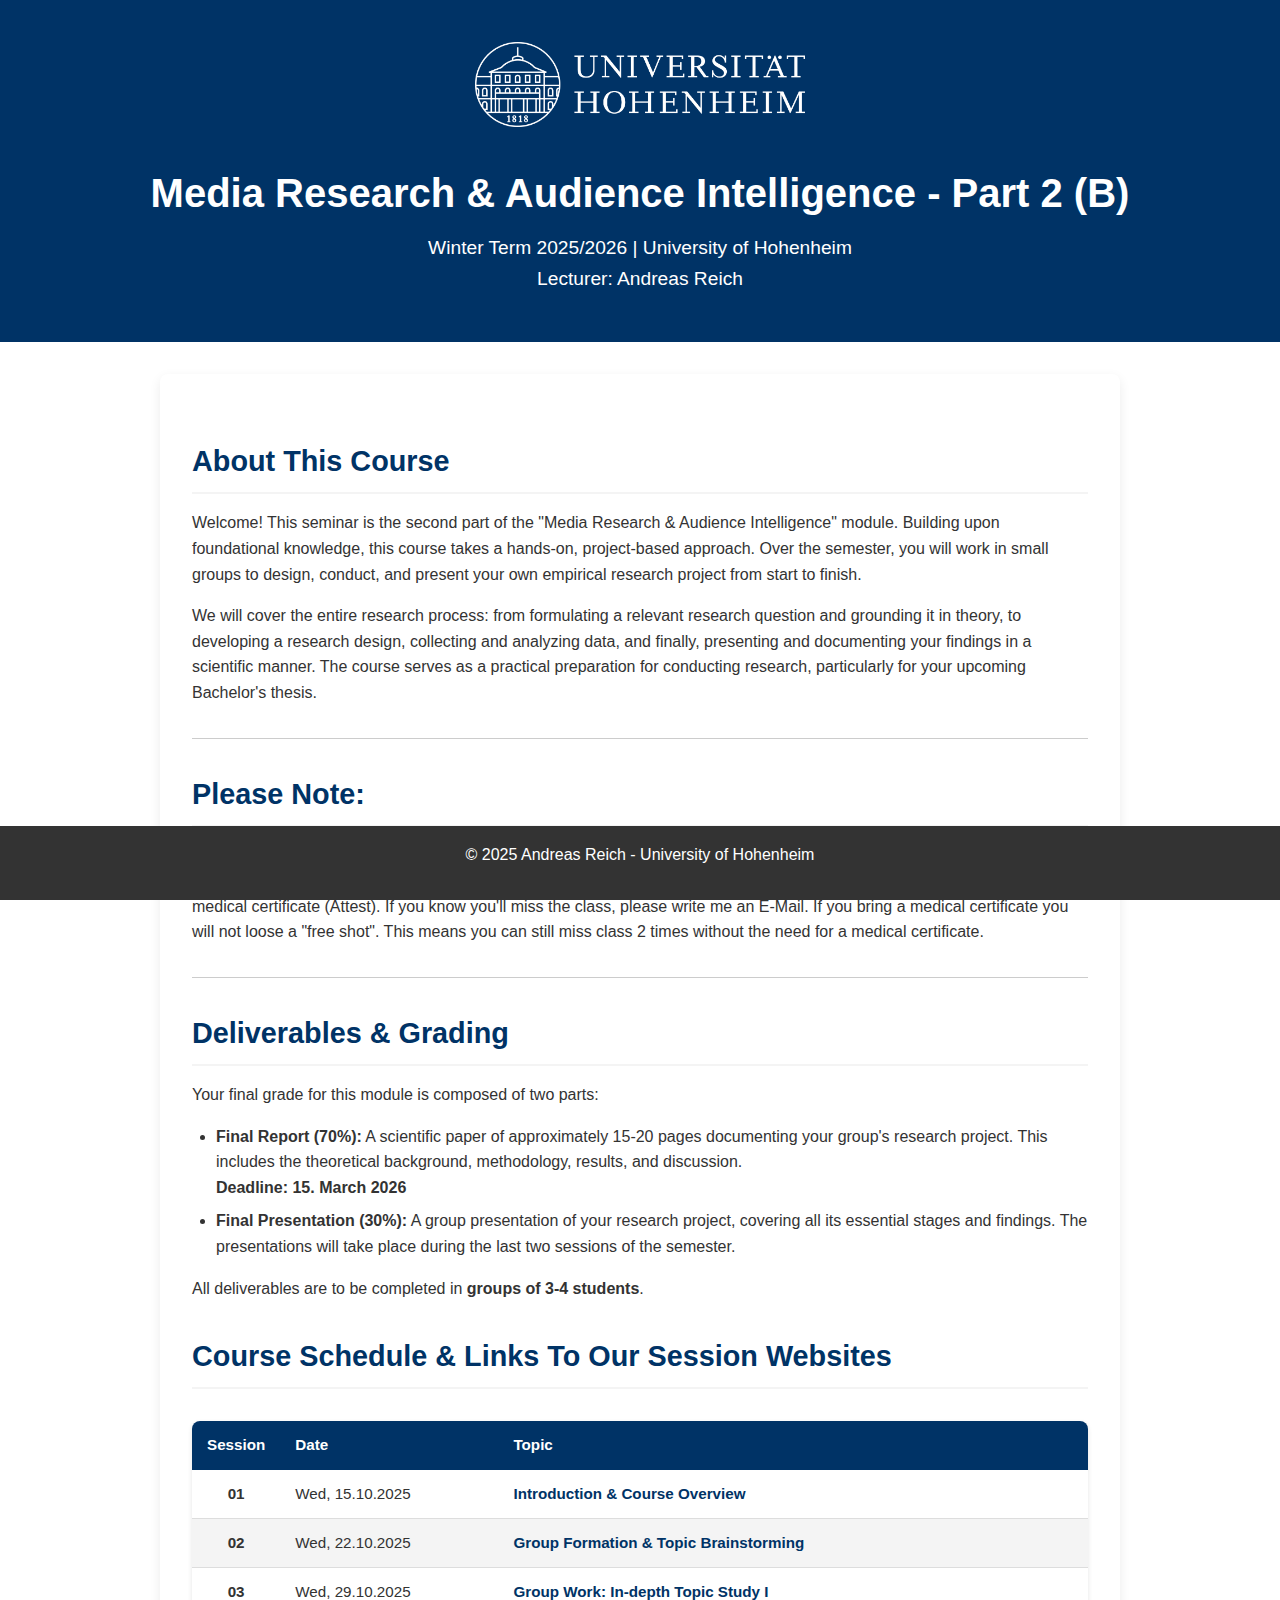
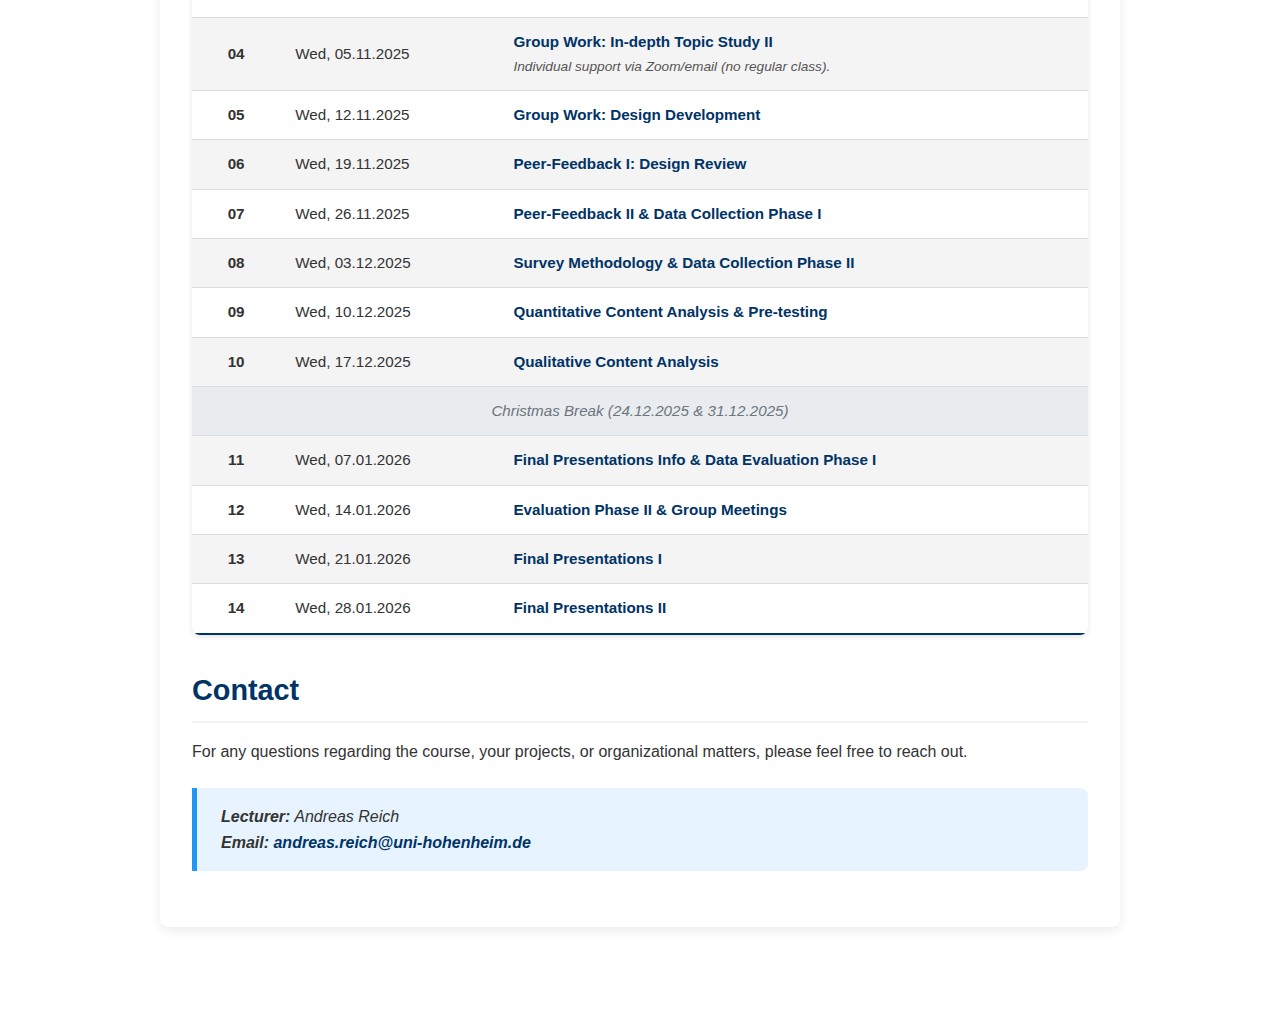
<file: index.html>
<!DOCTYPE html>
<html lang="en">

<head>
    <meta charset="UTF-8">
    <meta name="viewport" content="width=device-width, initial-scale=1.0">
    <meta name="author" content="Andreas Reich">
    <title>Media Research & Audience Intelligence - WS 2025/26</title>
    <link rel="stylesheet" href="style.css">
</head>

<body>

    <header>
        <a href="https://www.uni-hohenheim.de" target="_blank">
            <img src="uni-logo-de_hoh_weiss.png" alt="Universität Hohenheim Logo" class="uni-logo">
        </a>
        <h1>Media Research & Audience Intelligence - Part 2 (B)</h1>
        <p class="subtitle">Winter Term 2025/2026 | University of Hohenheim<br>Lecturer: Andreas Reich</p>
    </header>

    <div class="container">
        <main>

            <h2>About This Course</h2>
            <p>Welcome! This seminar is the second part of the "Media Research & Audience Intelligence" module. Building
                upon foundational knowledge, this course takes a hands-on, project-based approach. Over the semester,
                you will work in small groups to design, conduct, and present your own empirical research project from
                start to finish.</p>
            <p>We will cover the entire research process: from formulating a relevant research question and grounding it
                in theory, to developing a research design, collecting and analyzing data, and finally, presenting and
                documenting your findings in a scientific manner. The course serves as a practical preparation for
                conducting research, particularly for your upcoming Bachelor's thesis.</p>

            <hr>
            <h2>Please Note:</h2>
            <div class="topic-intro-box">
                <div class="topic-title">Compulsory attendance</div>
                <p>This semester there is compulsory attendance (Anwesenheitspflicht).
                    You may miss the class 2 times without the need for a medical certificate (Attest).
                    If you know you'll miss the class, please write me an E-Mail. If you bring a medical
                    certificate you will not loose a "free shot". This means you can still miss class
                    2 times without the need for a medical certificate.</p>
            </div>
            <hr>

            <h2>Deliverables & Grading</h2>
            <p>Your final grade for this module is composed of two parts:</p>
            <ul>
                <li><strong>Final Report (70%):</strong> A scientific paper of approximately 15-20 pages documenting
                    your group's research project. This includes the theoretical background, methodology, results, and
                    discussion.
                    <br><strong>Deadline: 15. March 2026</strong>
                </li>
                <li><strong>Final Presentation (30%):</strong> A group presentation of your research project, covering
                    all its essential stages and findings. The presentations will take place during the last two
                    sessions of the semester.</li>
            </ul>
            <p>All deliverables are to be completed in <strong>groups of 3-4 students</strong>.</p>

            <h2>Course Schedule & Links To Our Session Websites</h2>
            <table class="course-schedule">
                <thead>
                    <tr>
                        <th class="session-number">Session</th>
                        <th>Date</th>
                        <th>Topic</th>
                    </tr>
                </thead>
                <tbody>
                    <tr>
                        <td class="session-number">01</td>
                        <td>Wed, 15.10.2025</td>
                        <td><a href="session1.html">Introduction & Course Overview</a></td>
                    </tr>
                    <tr>
                        <td class="session-number">02</td>
                        <td>Wed, 22.10.2025</td>
                        <td><a href="session2.html">Group Formation & Topic Brainstorming</a></td>
                    </tr>
                    <tr>
                        <td class="session-number">03</td>
                        <td>Wed, 29.10.2025</td>
                        <td><a href="session3.html">Group Work: In-depth Topic Study I</a></td>
                    </tr>
                    <tr>
                        <td class="session-number">04</td>
                        <td>Wed, 05.11.2025</td>
                        <td><a href="session4.html">Group Work: In-depth Topic Study II</a><br><span
                                class="note">Individual support via Zoom/email (no regular class).</span></td>
                    </tr>
                    <tr>
                        <td class="session-number">05</td>
                        <td>Wed, 12.11.2025</td>
                        <td><a href="session5.html">Group Work: Design Development</a></td>
                    </tr>
                    <tr>
                        <td class="session-number">06</td>
                        <td>Wed, 19.11.2025</td>
                        <td><a href="session6.html">Peer-Feedback I: Design Review</a></td>
                    </tr>
                    <tr>
                        <td class="session-number">07</td>
                        <td>Wed, 26.11.2025</td>
                        <td><a href="session7.html">Peer-Feedback II & Data Collection Phase I</a></td>
                    </tr>
                    <tr>
                        <td class="session-number">08</td>
                        <td>Wed, 03.12.2025</td>
                        <td><a href="session8.html">Survey Methodology & Data Collection Phase II</a></td>
                    </tr>
                    <tr>
                        <td class="session-number">09</td>
                        <td>Wed, 10.12.2025</td>
                        <td><a href="session9.html">Quantitative Content Analysis & Pre-testing</a></td>
                    </tr>
                    <tr>
                        <td class="session-number">10</td>
                        <td>Wed, 17.12.2025</td>
                        <td><a href="session10.html">Qualitative Content Analysis</a></td>
                    </tr>
                    <tr class="break-row">
                        <td colspan="3">Christmas Break (24.12.2025 & 31.12.2025)</td>
                    </tr>
                    <tr>
                        <td class="session-number">11</td>
                        <td>Wed, 07.01.2026</td>
                        <td><a href="session11.html">Final Presentations Info & Data Evaluation Phase I</a></td>
                    </tr>
                    <tr>
                        <td class="session-number">12</td>
                        <td>Wed, 14.01.2026</td>
                        <td><a href="session12.html">Evaluation Phase II & Group Meetings</a></td>
                    </tr>
                    <tr>
                        <td class="session-number">13</td>
                        <td>Wed, 21.01.2026</td>
                        <td><a href="session13.html">Final Presentations I</a></td>
                    </tr>
                    <tr>
                        <td class="session-number">14</td>
                        <td>Wed, 28.01.2026</td>
                        <td><a href="session14.html">Final Presentations II</a></td>
                    </tr>
                </tbody>
            </table>

            <h2>Contact</h2>
            <p>For any questions regarding the course, your projects, or organizational matters, please feel free to
                reach out.</p>
            <blockquote>
                <strong>Lecturer:</strong> Andreas Reich<br>
                <strong>Email:</strong> <a
                    href="mailto:andreas.reich@uni-hohenheim.de">andreas.reich@uni-hohenheim.de</a>
            </blockquote>

        </main>
    </div>

    <footer>
        <p>© 2025 Andreas Reich - University of Hohenheim</p>
    </footer>

</body>

</html>
</file>
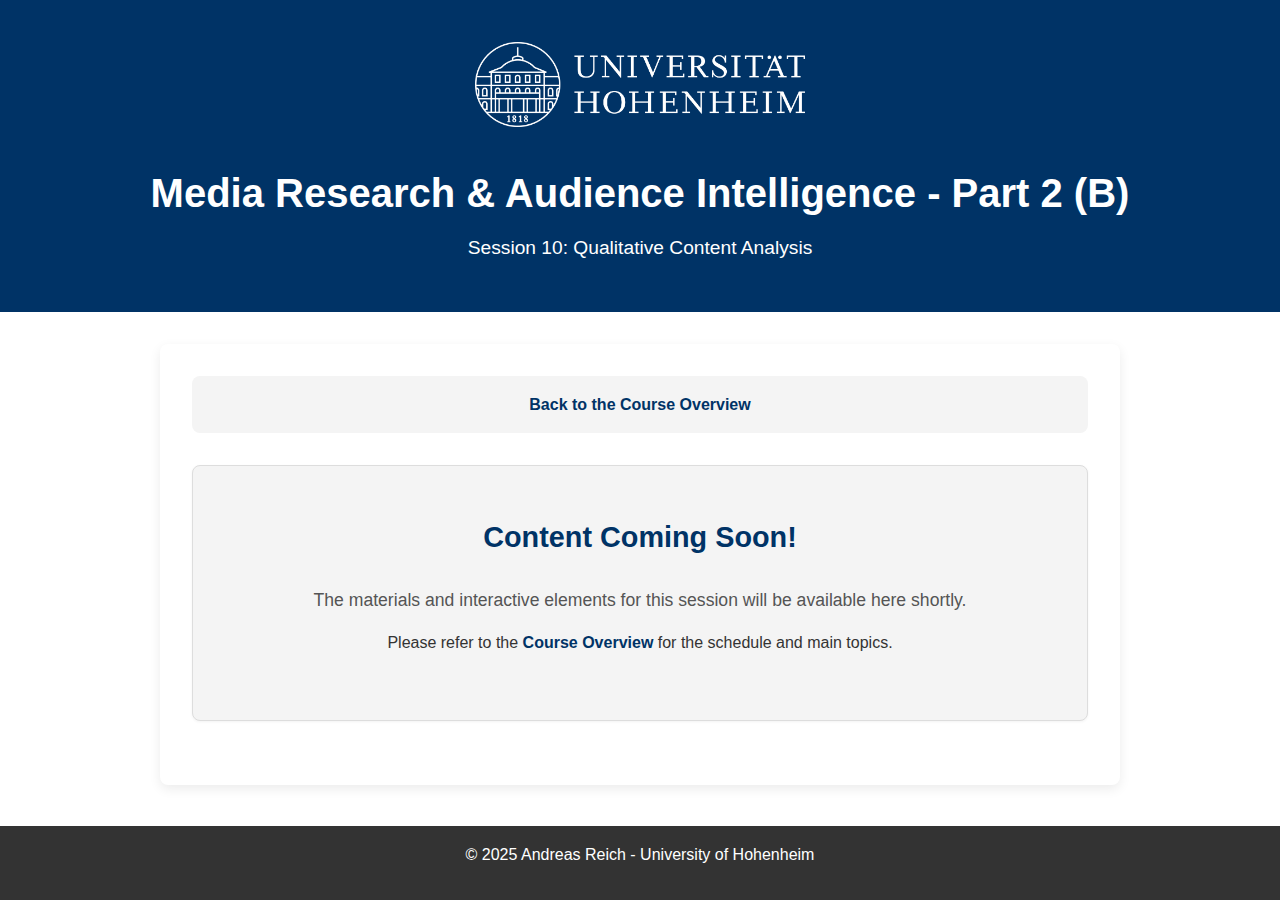
<file: session10.html>
<!DOCTYPE html>
<html lang="en">

<head>
    <meta charset="UTF-8">
    <meta name="viewport" content="width=device-width, initial-scale=1.0">
    <meta name="author" content="Andreas Reich">
    <!-- !!! CHANGE THIS TITLE FOR EACH SESSION !!! -->
    <title>Session X: [Topic] – Media Research WS 2025/26</title>
    <link rel="stylesheet" href="style.css">
</head>

<body>

    <header>
        <a href="https://www.uni-hohenheim.de" target="_blank">
            <img src="uni-logo-de_hoh_weiss.png" alt="Universität Hohenheim Logo" class="uni-logo">
        </a>
        <h1>Media Research & Audience Intelligence - Part 2 (B)</h1>
        <!-- !!! CHANGE THIS SUBTITLE FOR EACH SESSION !!! -->
        <p class="subtitle">Session 10: 	Qualitative Content Analysis</p>
    </header>

    <div class="container">
        <nav>
            <ul>
                <li><a href="index.html">Back to the Course Overview</a></li>
            </ul>
        </nav>
        
        <main>
            <div class="interactive-box" style="text-align: center; padding: 3rem 2rem;">
                <h2 style="margin-top: 0;">Content Coming Soon!</h2>
                <p style="font-size: 1.1em; color: #555;">The materials and interactive elements for this session will be available here shortly.</p>
                <p>Please refer to the <a href="index.html">Course Overview</a> for the schedule and main topics.</p>
            </div>
        </main>
    </div>

    <footer>
        <p>© 2025 Andreas Reich - University of Hohenheim</p>
    </footer>

</body>

</html>
</file>
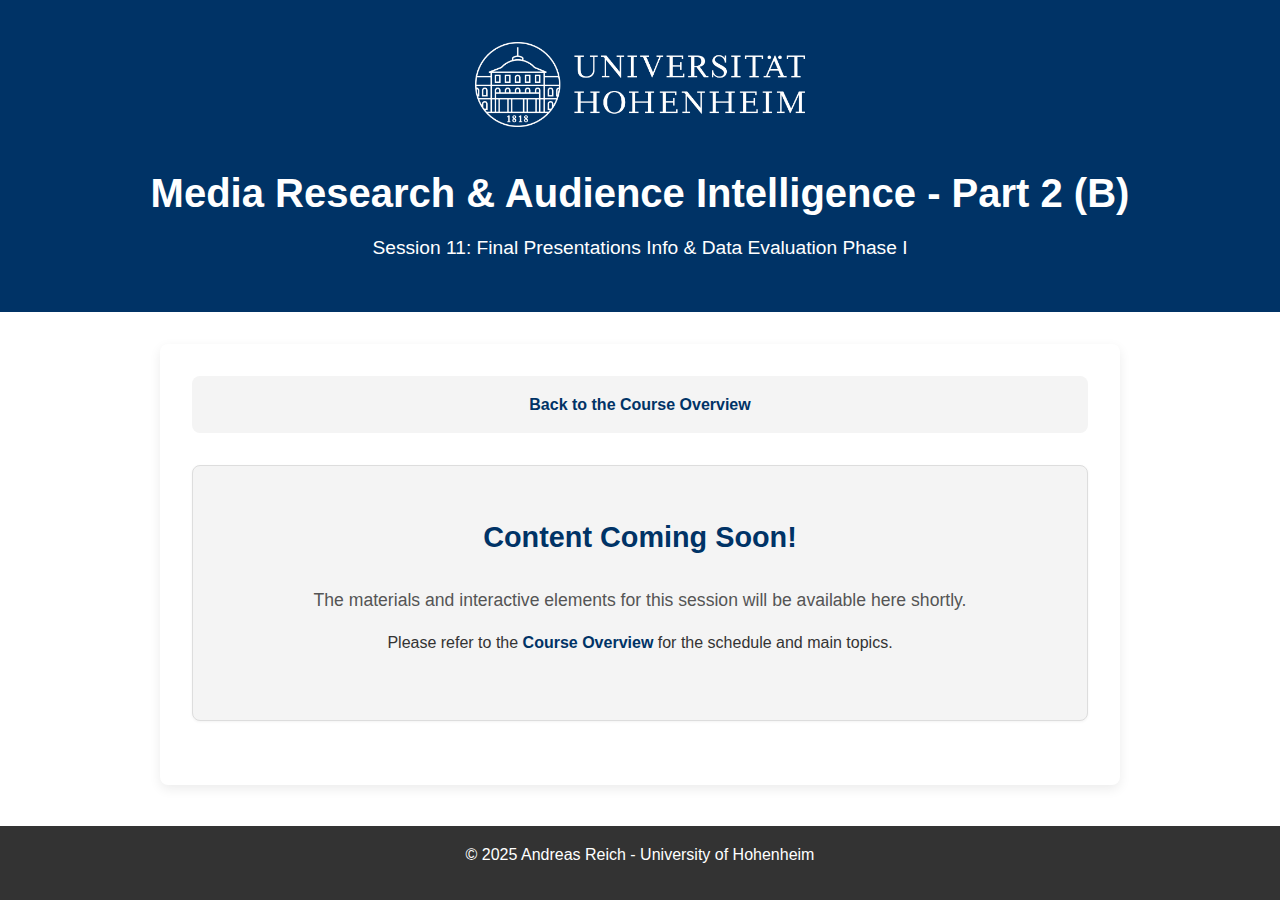
<file: session11.html>
<!DOCTYPE html>
<html lang="en">

<head>
    <meta charset="UTF-8">
    <meta name="viewport" content="width=device-width, initial-scale=1.0">
    <meta name="author" content="Andreas Reich">
    <!-- !!! CHANGE THIS TITLE FOR EACH SESSION !!! -->
    <title>Session X: [Topic] – Media Research WS 2025/26</title>
    <link rel="stylesheet" href="style.css">
</head>

<body>

    <header>
        <a href="https://www.uni-hohenheim.de" target="_blank">
            <img src="uni-logo-de_hoh_weiss.png" alt="Universität Hohenheim Logo" class="uni-logo">
        </a>
        <h1>Media Research & Audience Intelligence - Part 2 (B)</h1>
        <!-- !!! CHANGE THIS SUBTITLE FOR EACH SESSION !!! -->
        <p class="subtitle">Session 11: 	Final Presentations Info & Data Evaluation Phase I</p>
    </header>

    <div class="container">
        <nav>
            <ul>
                <li><a href="index.html">Back to the Course Overview</a></li>
            </ul>
        </nav>
        
        <main>
            <div class="interactive-box" style="text-align: center; padding: 3rem 2rem;">
                <h2 style="margin-top: 0;">Content Coming Soon!</h2>
                <p style="font-size: 1.1em; color: #555;">The materials and interactive elements for this session will be available here shortly.</p>
                <p>Please refer to the <a href="index.html">Course Overview</a> for the schedule and main topics.</p>
            </div>
        </main>
    </div>

    <footer>
        <p>© 2025 Andreas Reich - University of Hohenheim</p>
    </footer>

</body>

</html>
</file>
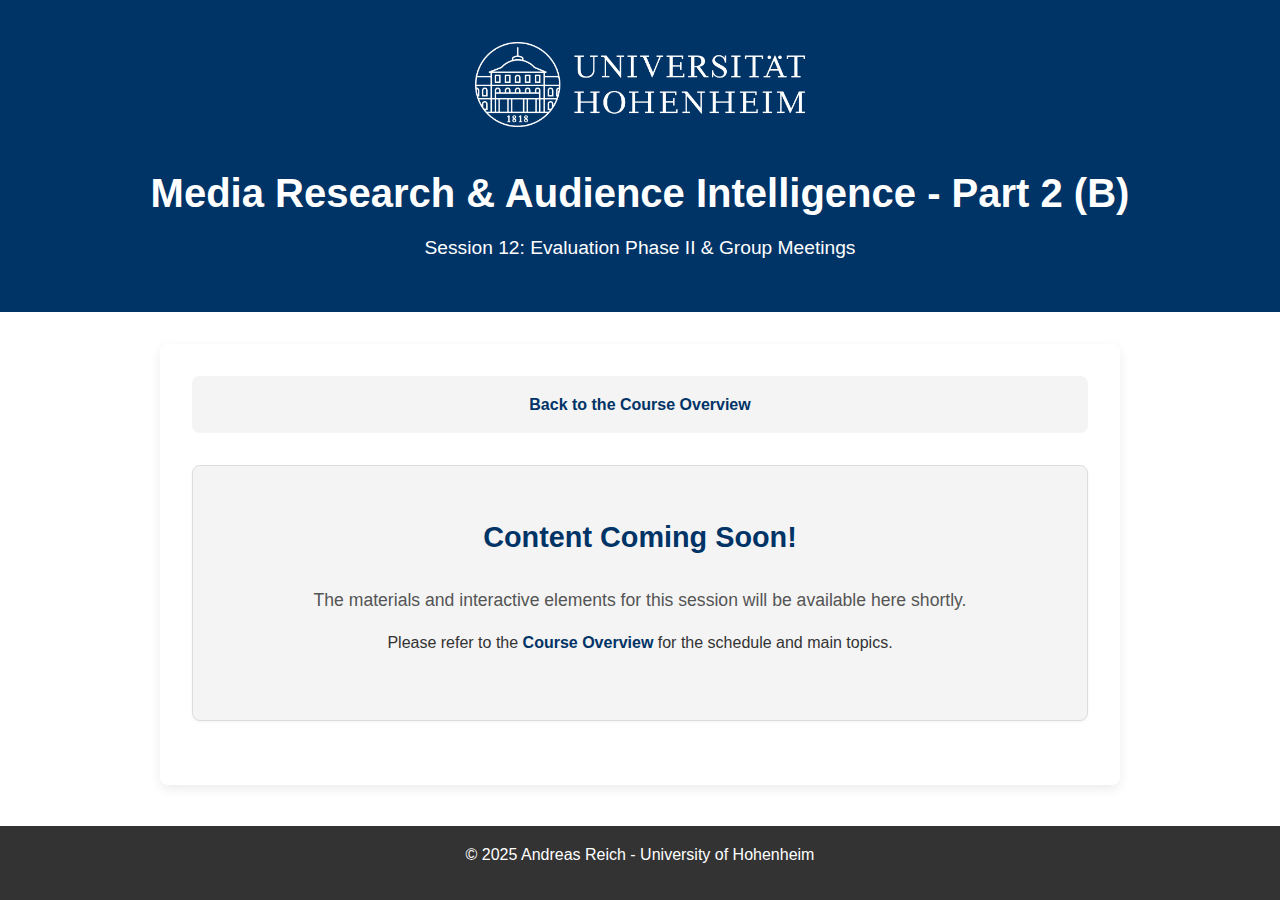
<file: session12.html>
<!DOCTYPE html>
<html lang="en">

<head>
    <meta charset="UTF-8">
    <meta name="viewport" content="width=device-width, initial-scale=1.0">
    <meta name="author" content="Andreas Reich">
    <!-- !!! CHANGE THIS TITLE FOR EACH SESSION !!! -->
    <title>Session X: [Topic] – Media Research WS 2025/26</title>
    <link rel="stylesheet" href="style.css">
</head>

<body>

    <header>
        <a href="https://www.uni-hohenheim.de" target="_blank">
            <img src="uni-logo-de_hoh_weiss.png" alt="Universität Hohenheim Logo" class="uni-logo">
        </a>
        <h1>Media Research & Audience Intelligence - Part 2 (B)</h1>
        <!-- !!! CHANGE THIS SUBTITLE FOR EACH SESSION !!! -->
        <p class="subtitle">Session 12:	    Evaluation Phase II & Group Meetings</p>
    </header>

    <div class="container">
        <nav>
            <ul>
                <li><a href="index.html">Back to the Course Overview</a></li>
            </ul>
        </nav>
        
        <main>
            <div class="interactive-box" style="text-align: center; padding: 3rem 2rem;">
                <h2 style="margin-top: 0;">Content Coming Soon!</h2>
                <p style="font-size: 1.1em; color: #555;">The materials and interactive elements for this session will be available here shortly.</p>
                <p>Please refer to the <a href="index.html">Course Overview</a> for the schedule and main topics.</p>
            </div>
        </main>
    </div>

    <footer>
        <p>© 2025 Andreas Reich - University of Hohenheim</p>
    </footer>

</body>

</html>
</file>
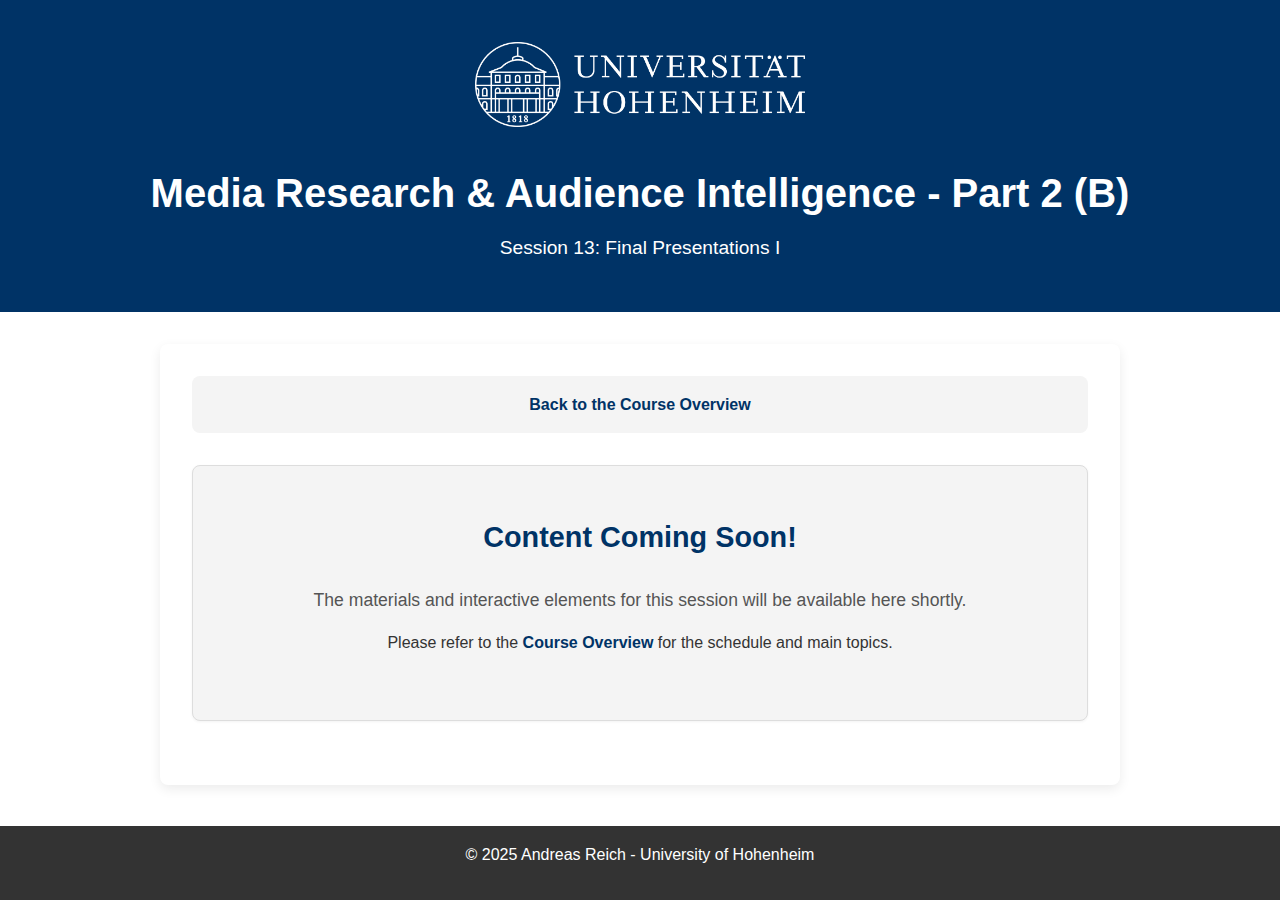
<file: session13.html>
<!DOCTYPE html>
<html lang="en">

<head>
    <meta charset="UTF-8">
    <meta name="viewport" content="width=device-width, initial-scale=1.0">
    <meta name="author" content="Andreas Reich">
    <!-- !!! CHANGE THIS TITLE FOR EACH SESSION !!! -->
    <title>Session X: [Topic] – Media Research WS 2025/26</title>
    <link rel="stylesheet" href="style.css">
</head>

<body>

    <header>
        <a href="https://www.uni-hohenheim.de" target="_blank">
            <img src="uni-logo-de_hoh_weiss.png" alt="Universität Hohenheim Logo" class="uni-logo">
        </a>
        <h1>Media Research & Audience Intelligence - Part 2 (B)</h1>
        <!-- !!! CHANGE THIS SUBTITLE FOR EACH SESSION !!! -->
        <p class="subtitle">Session 13: 	Final Presentations I</p>
    </header>

    <div class="container">
        <nav>
            <ul>
                <li><a href="index.html">Back to the Course Overview</a></li>
            </ul>
        </nav>
        
        <main>
            <div class="interactive-box" style="text-align: center; padding: 3rem 2rem;">
                <h2 style="margin-top: 0;">Content Coming Soon!</h2>
                <p style="font-size: 1.1em; color: #555;">The materials and interactive elements for this session will be available here shortly.</p>
                <p>Please refer to the <a href="index.html">Course Overview</a> for the schedule and main topics.</p>
            </div>
        </main>
    </div>

    <footer>
        <p>© 2025 Andreas Reich - University of Hohenheim</p>
    </footer>

</body>

</html>
</file>
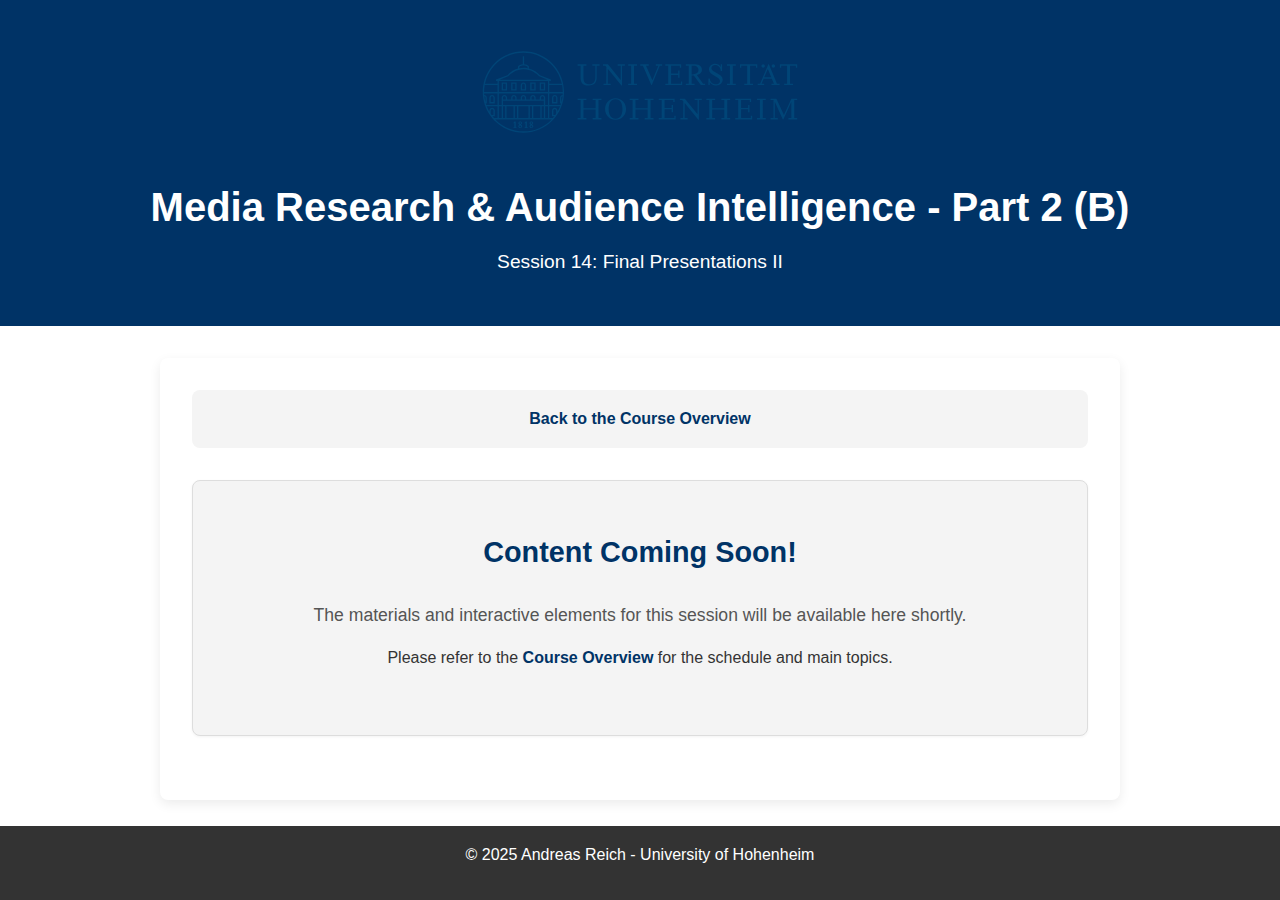
<file: session14.html>
<!DOCTYPE html>
<html lang="en">

<head>
    <meta charset="UTF-8">
    <meta name="viewport" content="width=device-width, initial-scale=1.0">
    <meta name="author" content="Andreas Reich">
    <!-- !!! CHANGE THIS TITLE FOR EACH SESSION !!! -->
    <title>Session X: [Topic] – Media Research WS 2025/26</title>
    <link rel="stylesheet" href="style.css">
</head>

<body>

    <header>
        <a href="https://www.uni-hohenheim.de" target="_blank">
            <img src="uni-logo-de_hoh.svg" alt="Universität Hohenheim Logo" class="uni-logo">
        </a>
        <h1>Media Research & Audience Intelligence - Part 2 (B)</h1>
        <!-- !!! CHANGE THIS SUBTITLE FOR EACH SESSION !!! -->
        <p class="subtitle">Session 14: 	Final Presentations II</p>
    </header>

    <div class="container">
        <nav>
            <ul>
                <li><a href="index.html">Back to the Course Overview</a></li>
            </ul>
        </nav>
        
        <main>
            <div class="interactive-box" style="text-align: center; padding: 3rem 2rem;">
                <h2 style="margin-top: 0;">Content Coming Soon!</h2>
                <p style="font-size: 1.1em; color: #555;">The materials and interactive elements for this session will be available here shortly.</p>
                <p>Please refer to the <a href="index.html">Course Overview</a> for the schedule and main topics.</p>
            </div>
        </main>
    </div>

    <footer>
        <p>© 2025 Andreas Reich - University of Hohenheim</p>
    </footer>

</body>

</html>
</file>
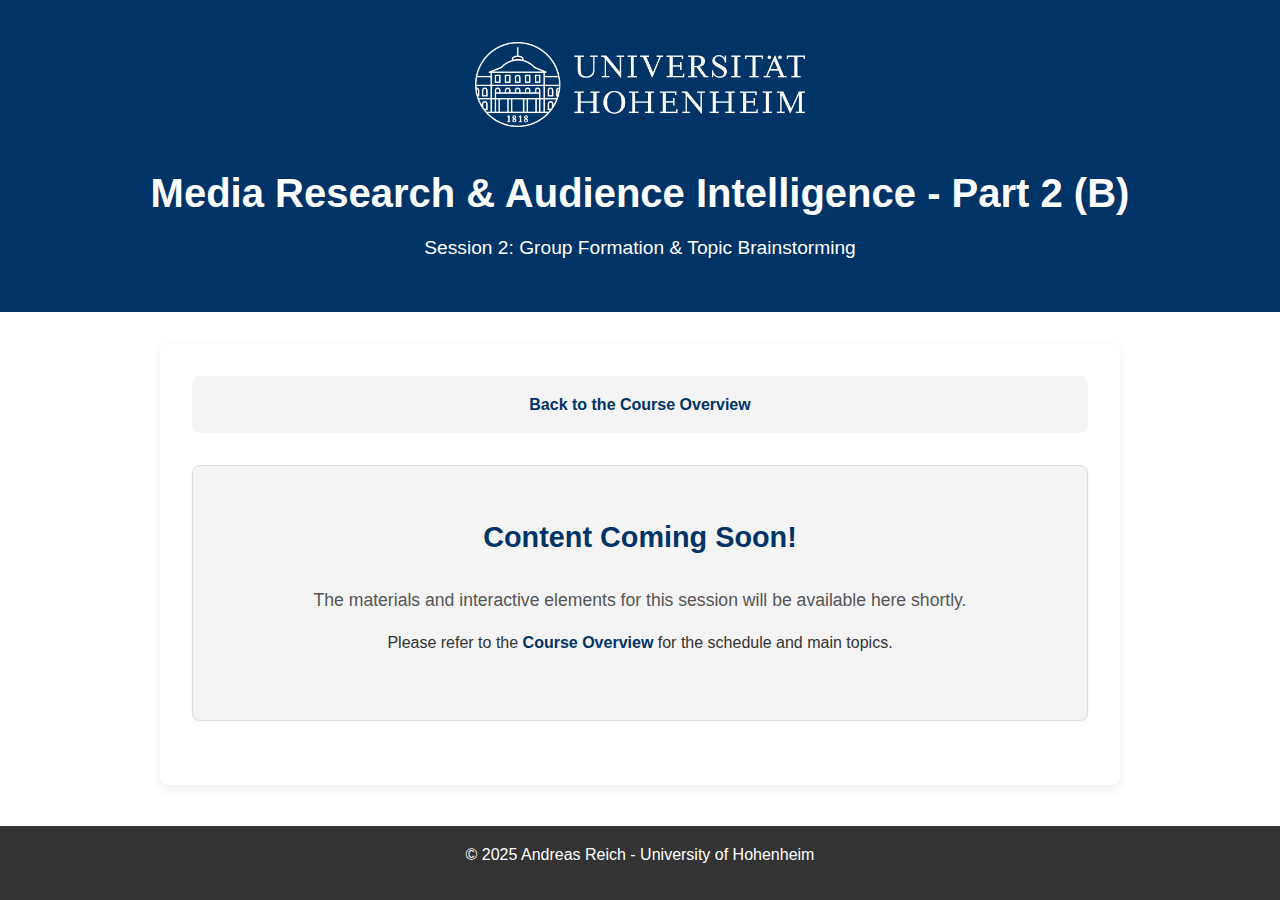
<file: session2.html>
<!DOCTYPE html>
<html lang="en">

<head>
    <meta charset="UTF-8">
    <meta name="viewport" content="width=device-width, initial-scale=1.0">
    <meta name="author" content="Andreas Reich">
    <!-- !!! CHANGE THIS TITLE FOR EACH SESSION !!! -->
    <title>Session X: [Topic] – Media Research WS 2025/26</title>
    <link rel="stylesheet" href="style.css">
</head>

<body>

    <header>
        <a href="https://www.uni-hohenheim.de" target="_blank">
            <img src="uni-logo-de_hoh_weiss.png" alt="Universität Hohenheim Logo" class="uni-logo">
        </a>
        <h1>Media Research & Audience Intelligence - Part 2 (B)</h1>
        <!-- !!! CHANGE THIS SUBTITLE FOR EACH SESSION !!! -->
        <p class="subtitle">Session 2: 	Group Formation & Topic Brainstorming</p>
    </header>

    <div class="container">
        <nav>
            <ul>
                <li><a href="index.html">Back to the Course Overview</a></li>
            </ul>
        </nav>
        
        <main>
            <div class="interactive-box" style="text-align: center; padding: 3rem 2rem;">
                <h2 style="margin-top: 0;">Content Coming Soon!</h2>
                <p style="font-size: 1.1em; color: #555;">The materials and interactive elements for this session will be available here shortly.</p>
                <p>Please refer to the <a href="index.html">Course Overview</a> for the schedule and main topics.</p>
            </div>
        </main>
    </div>

    <footer>
        <p>© 2025 Andreas Reich - University of Hohenheim</p>
    </footer>

</body>

</html>
</file>
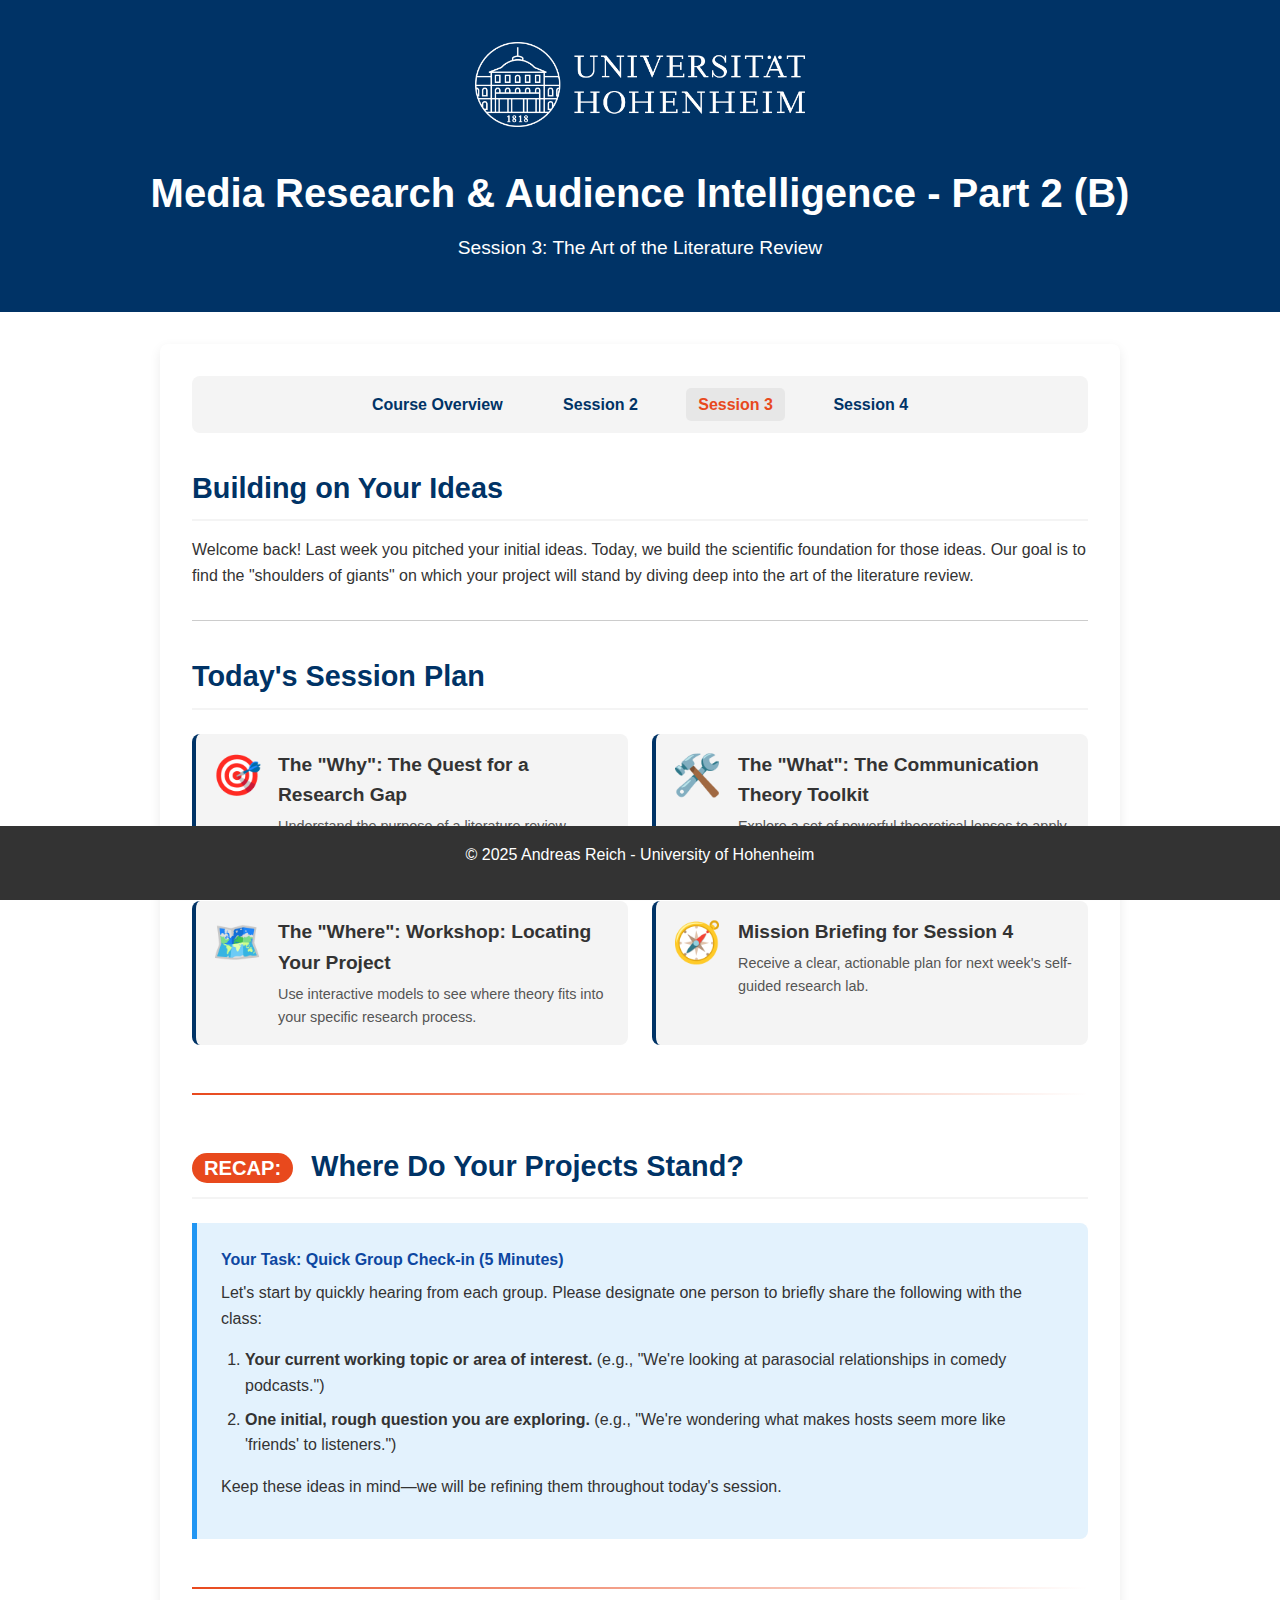
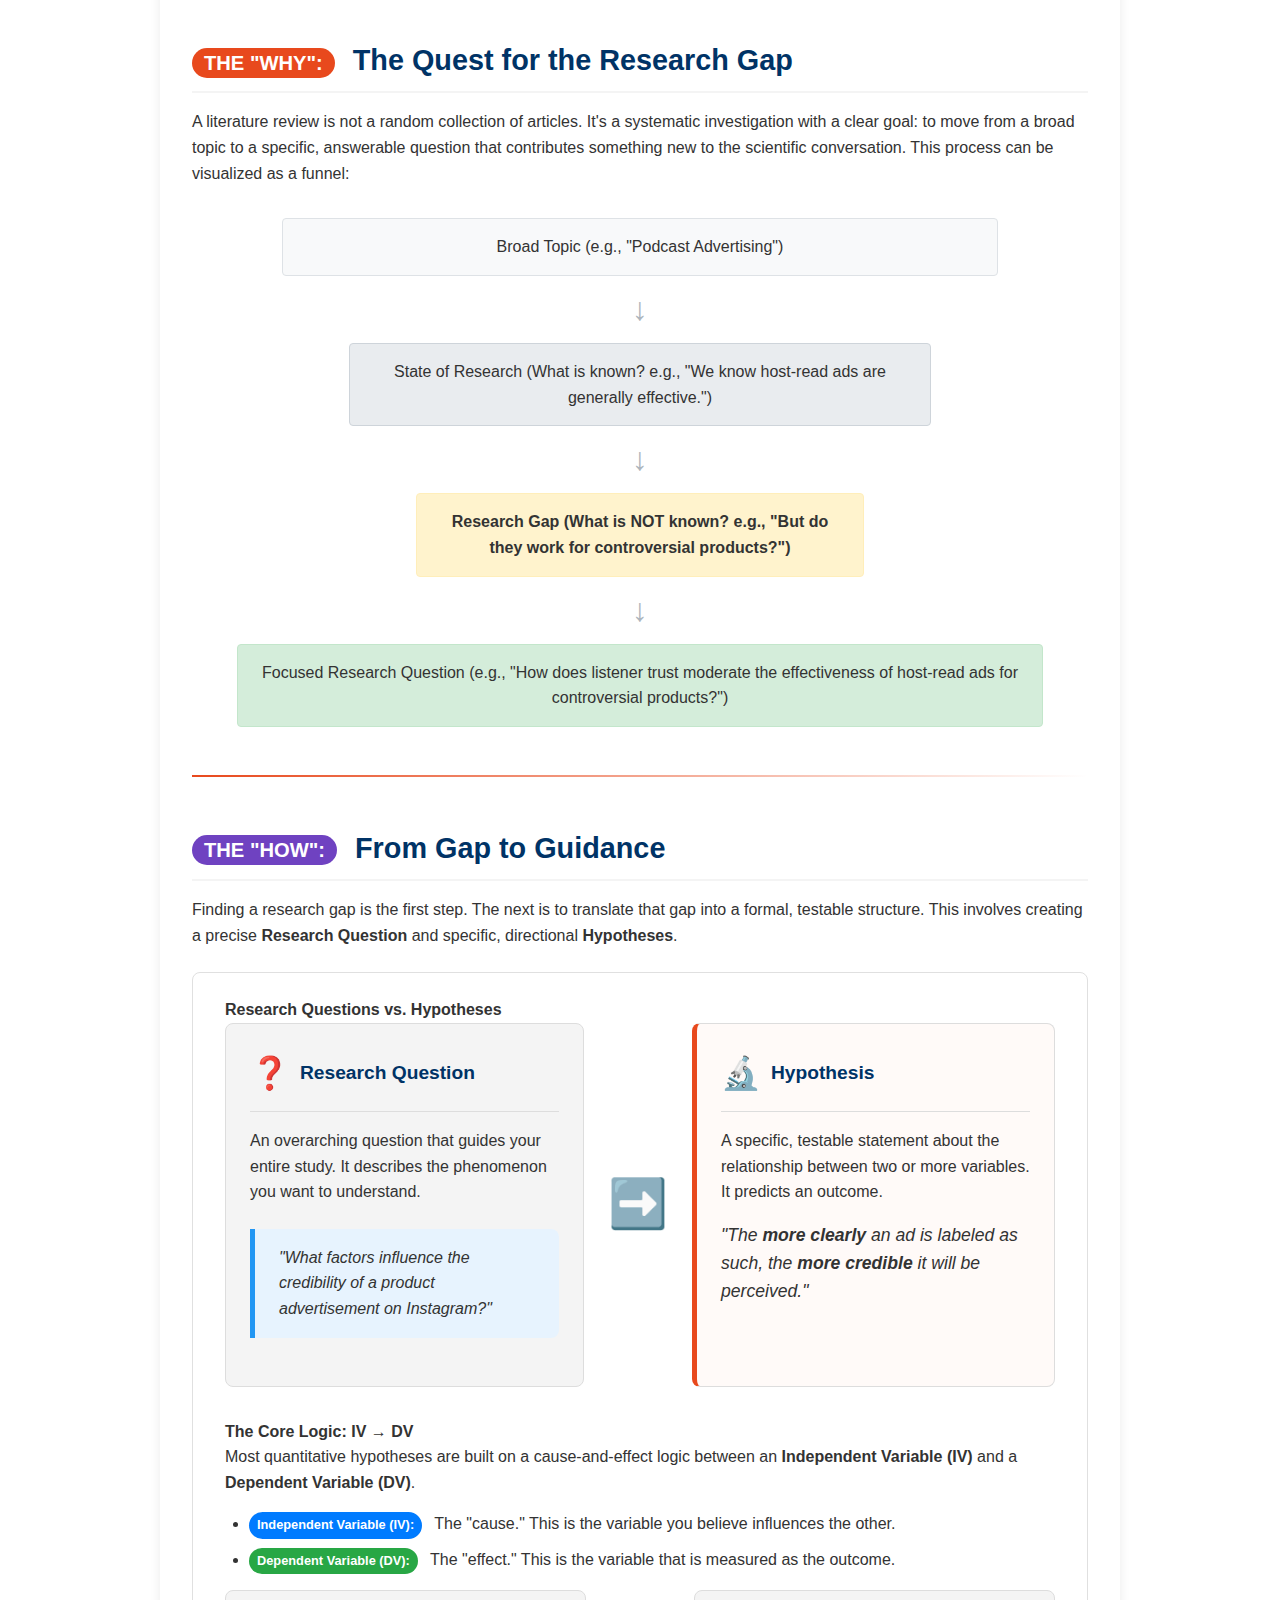
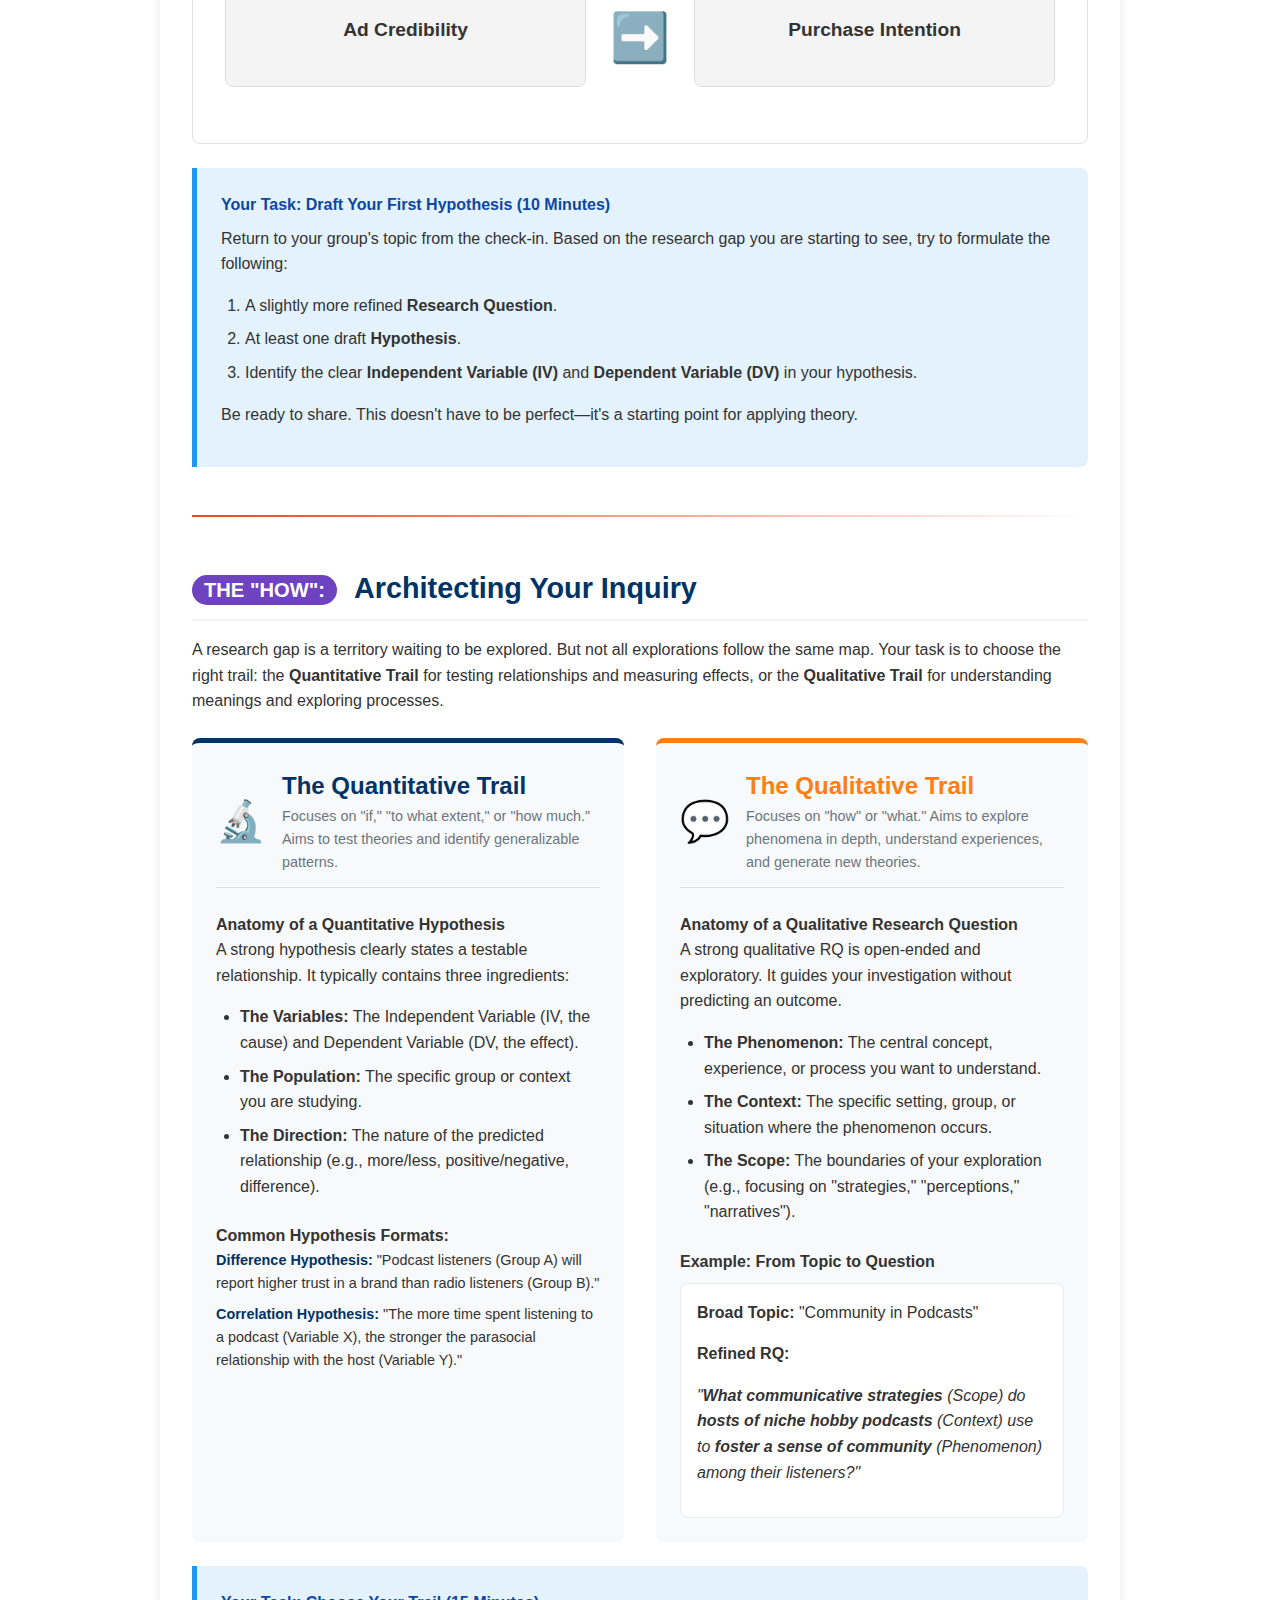
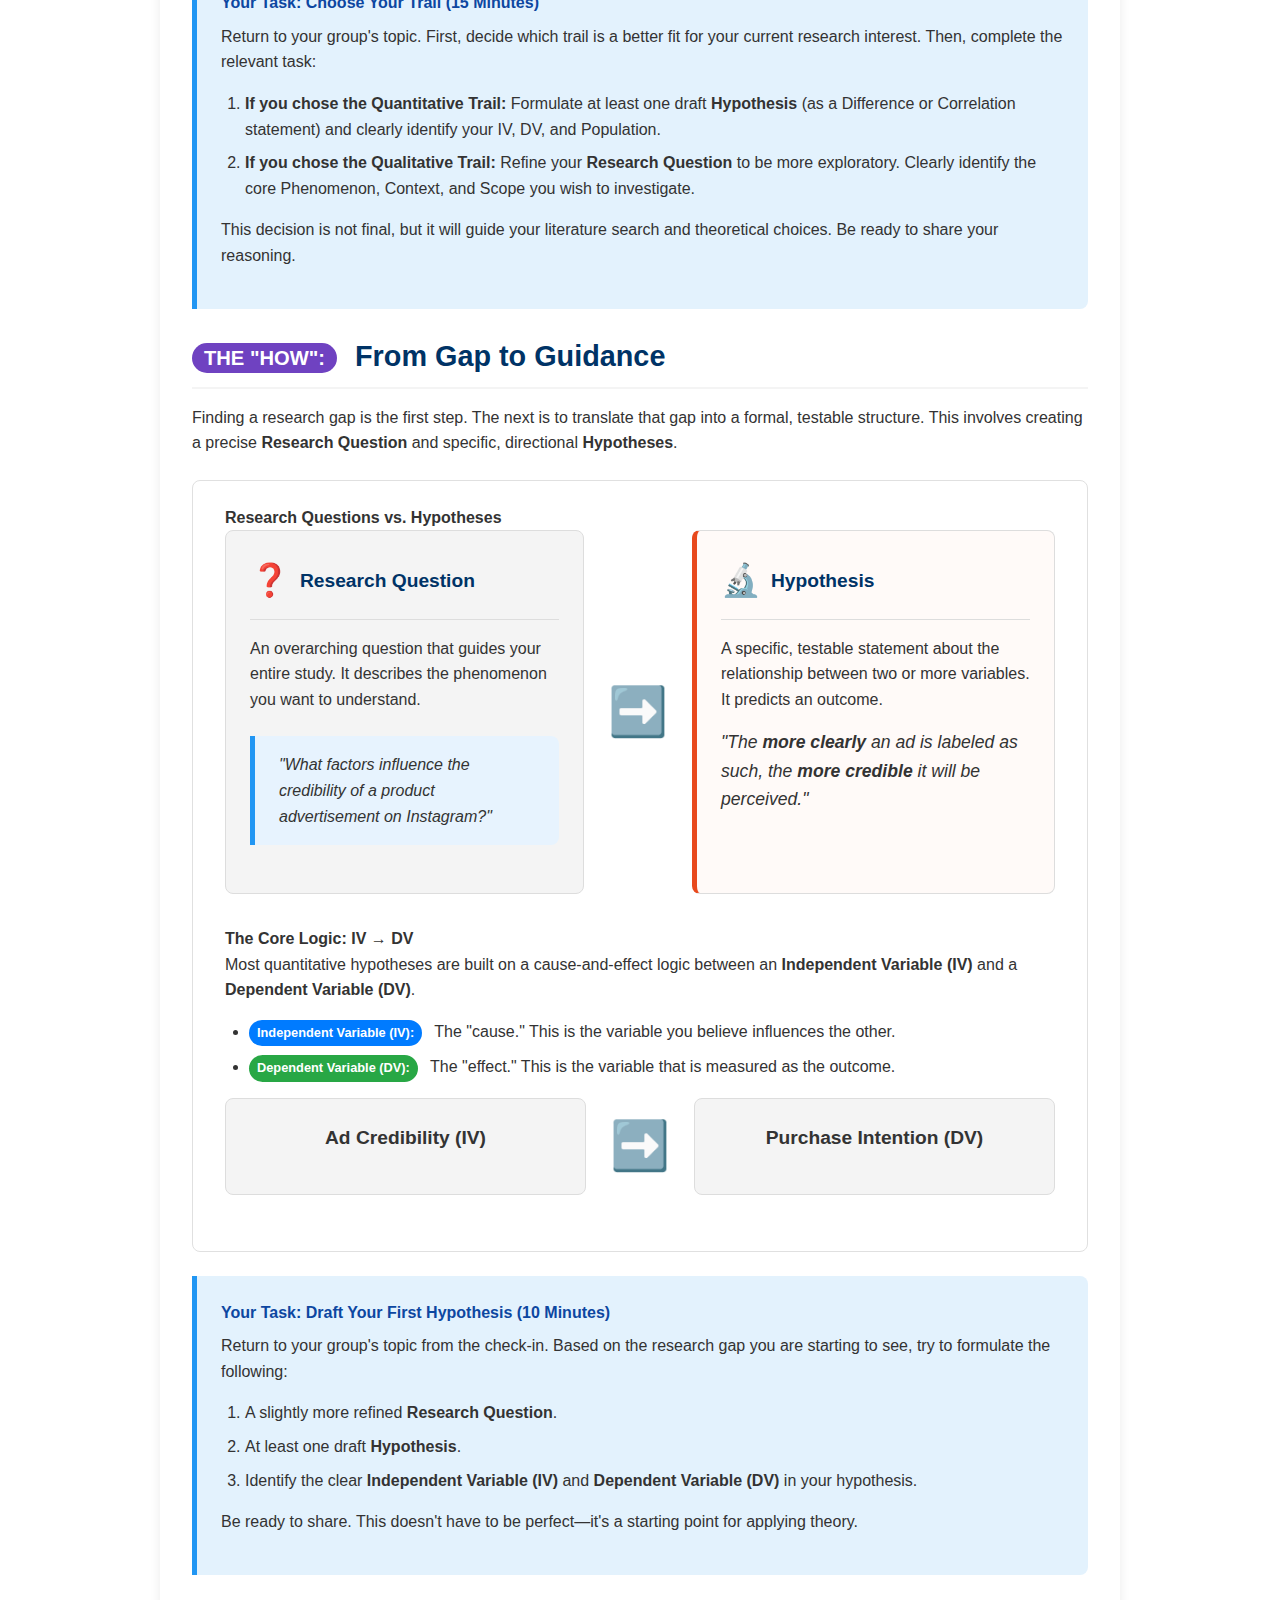
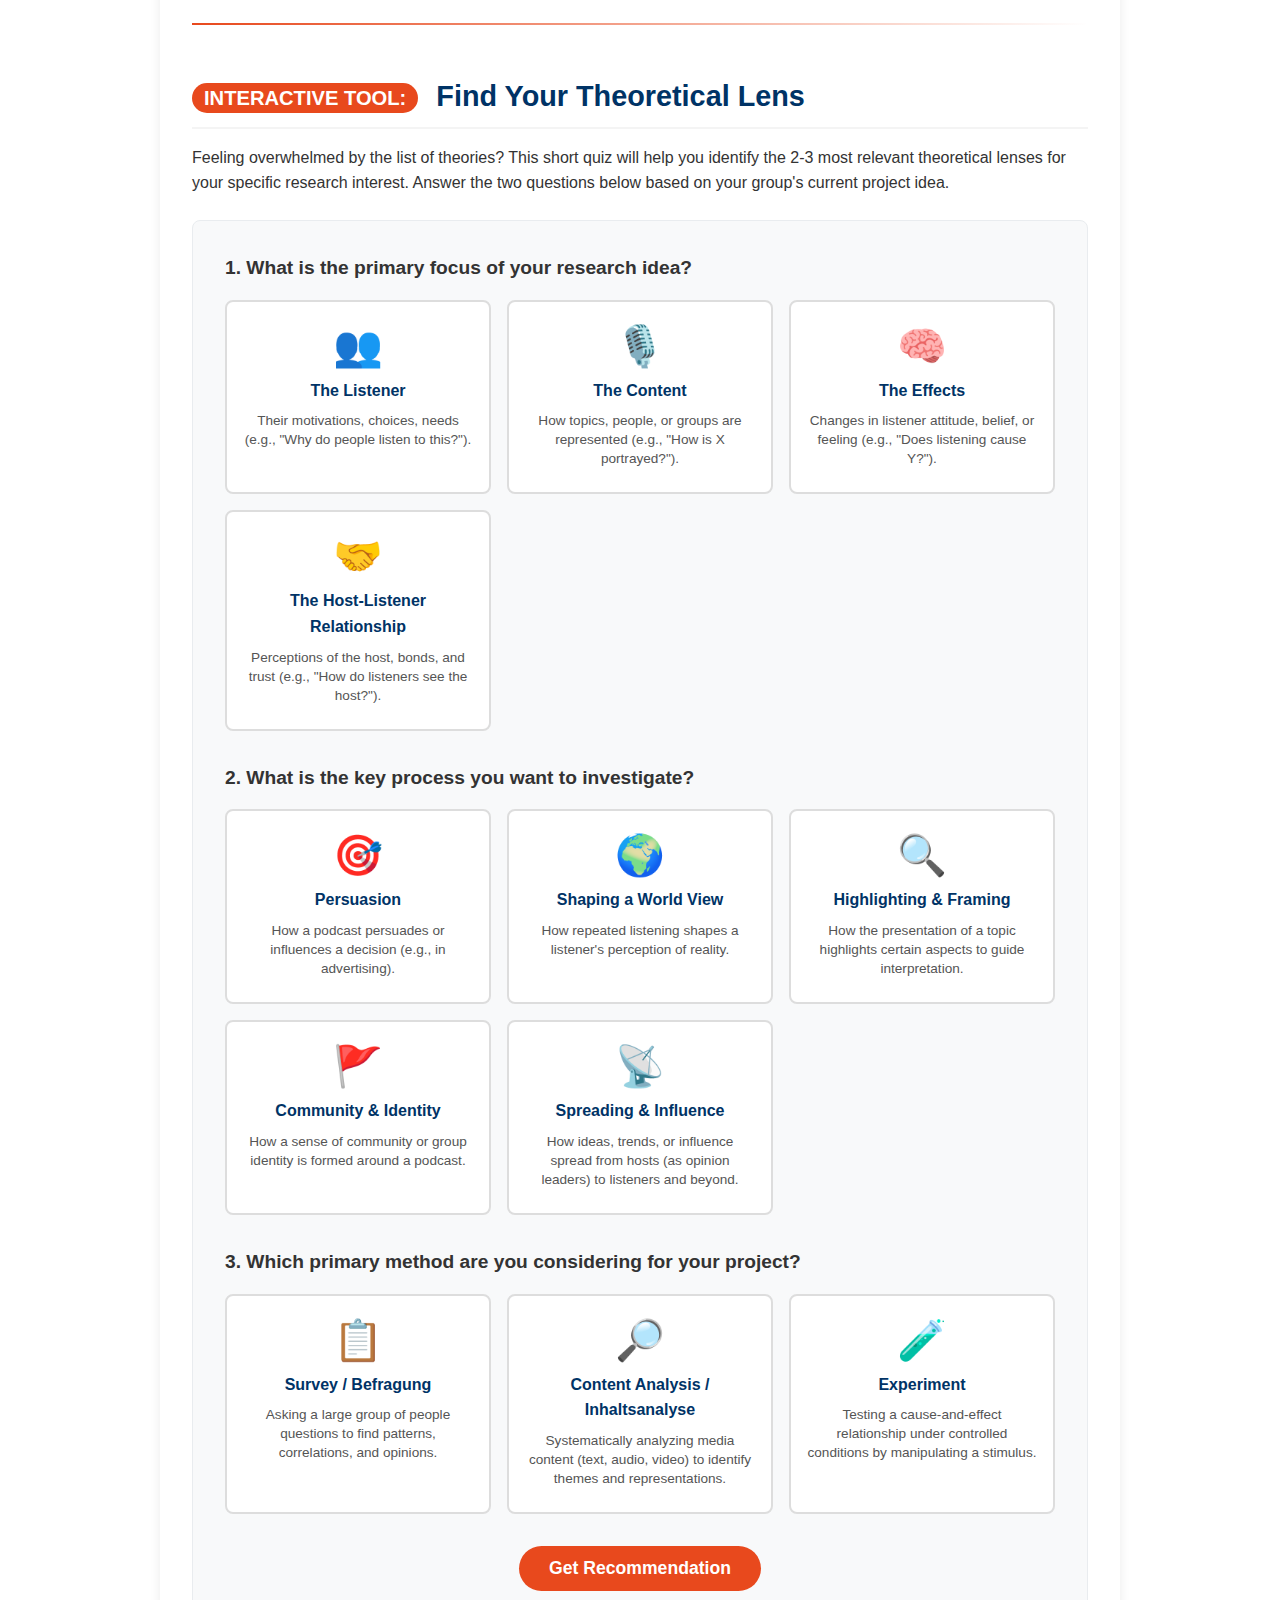
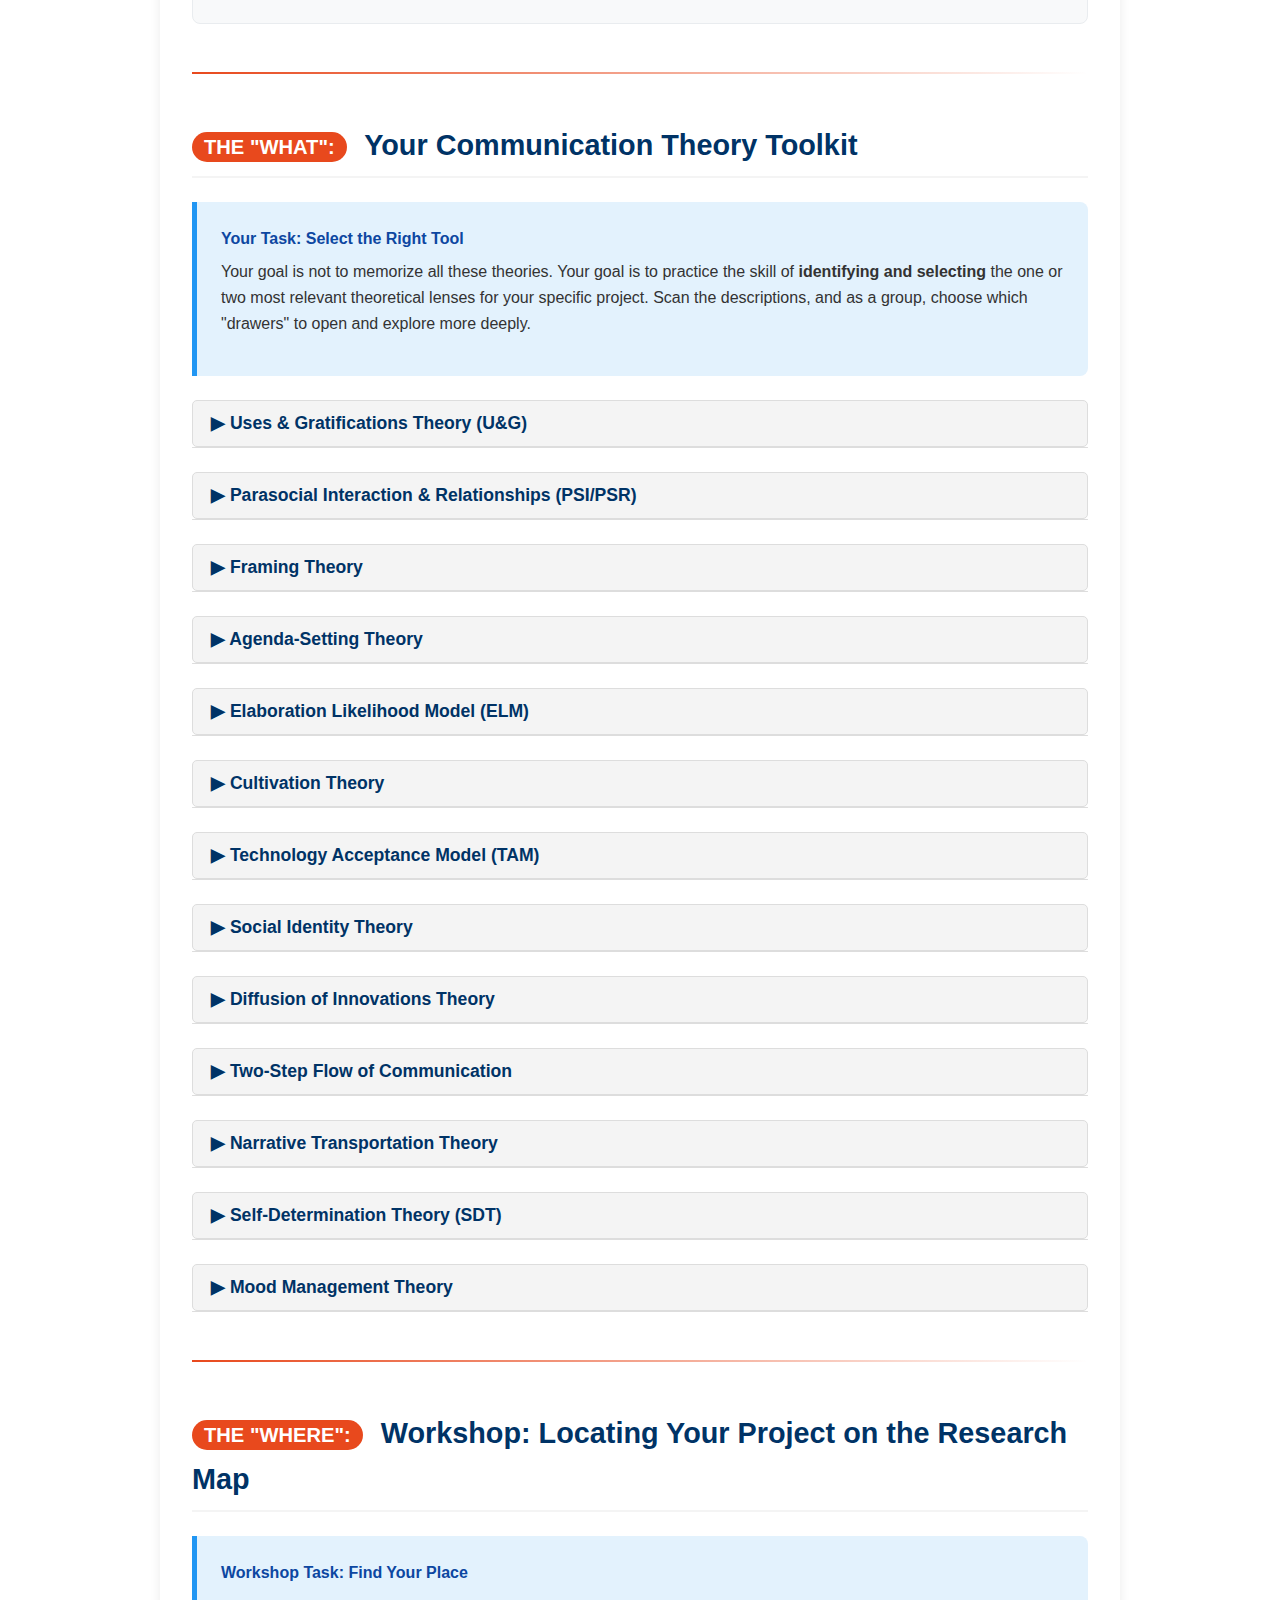
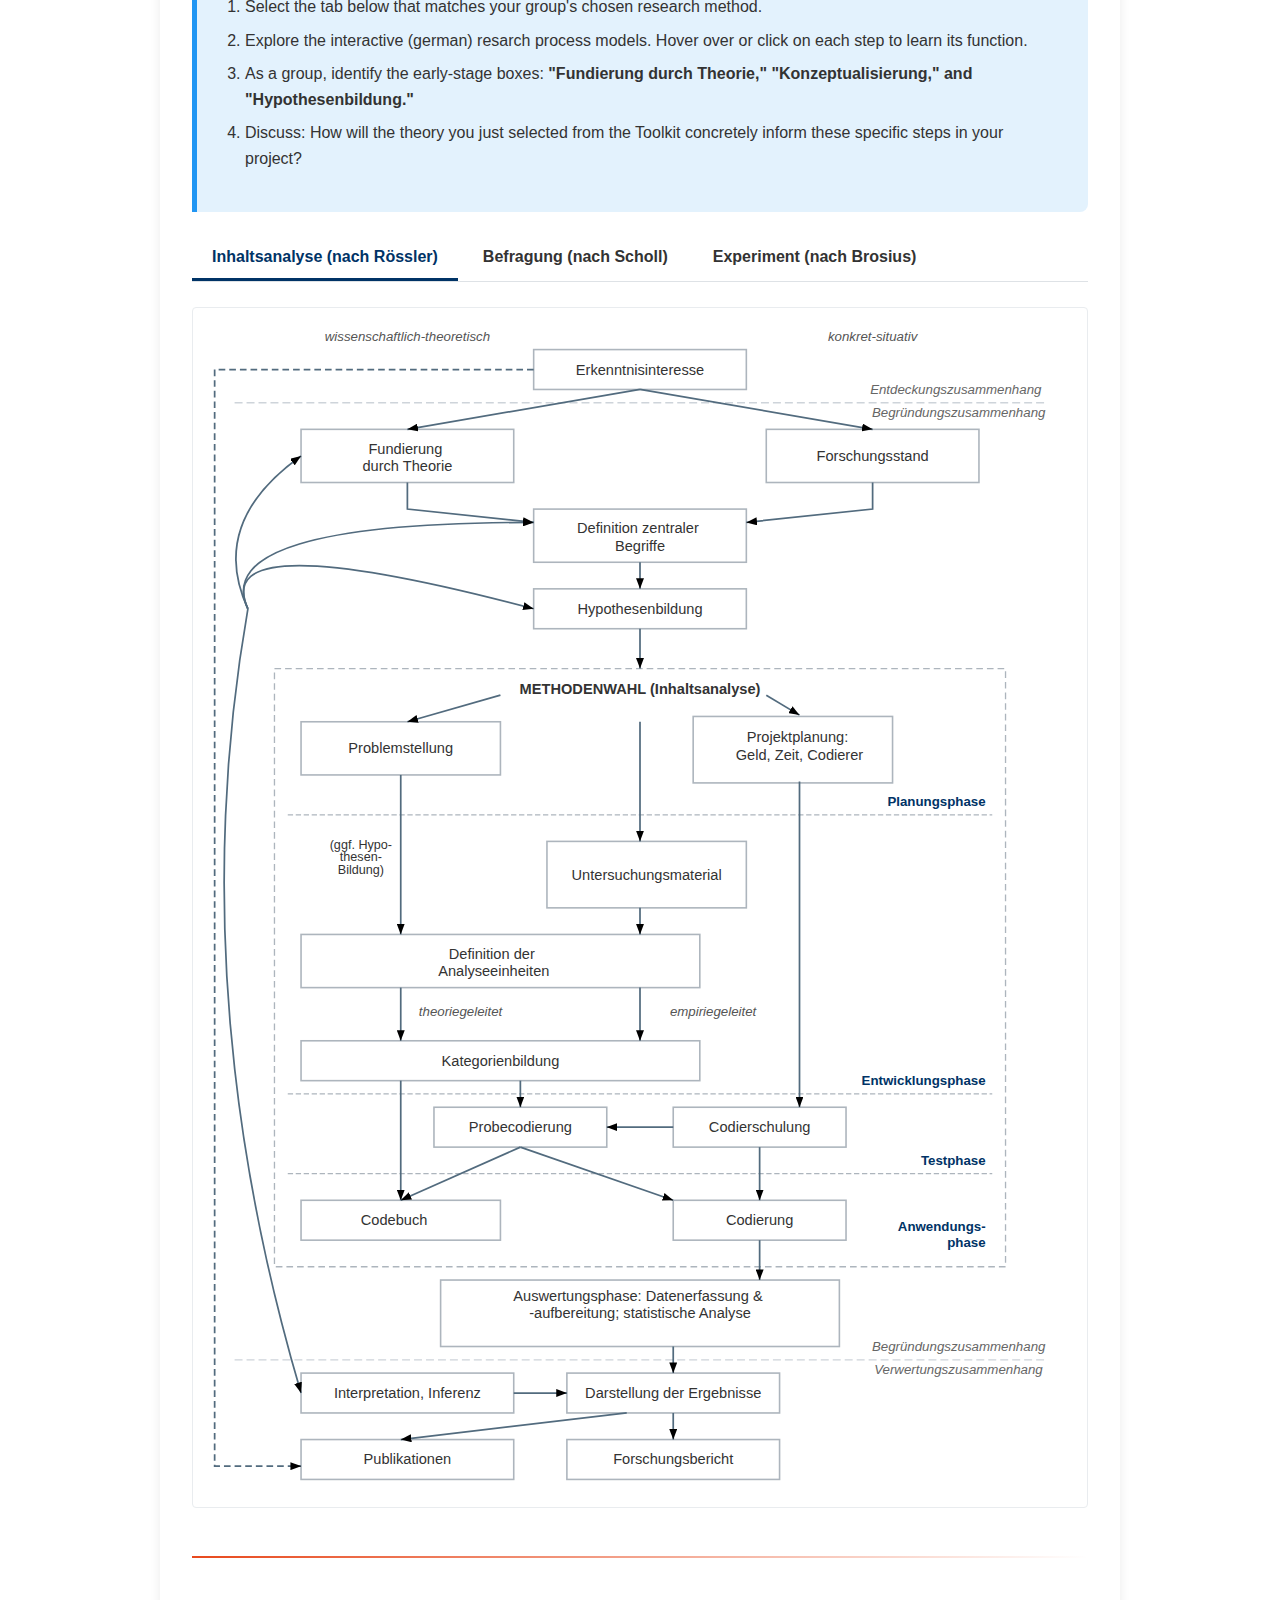
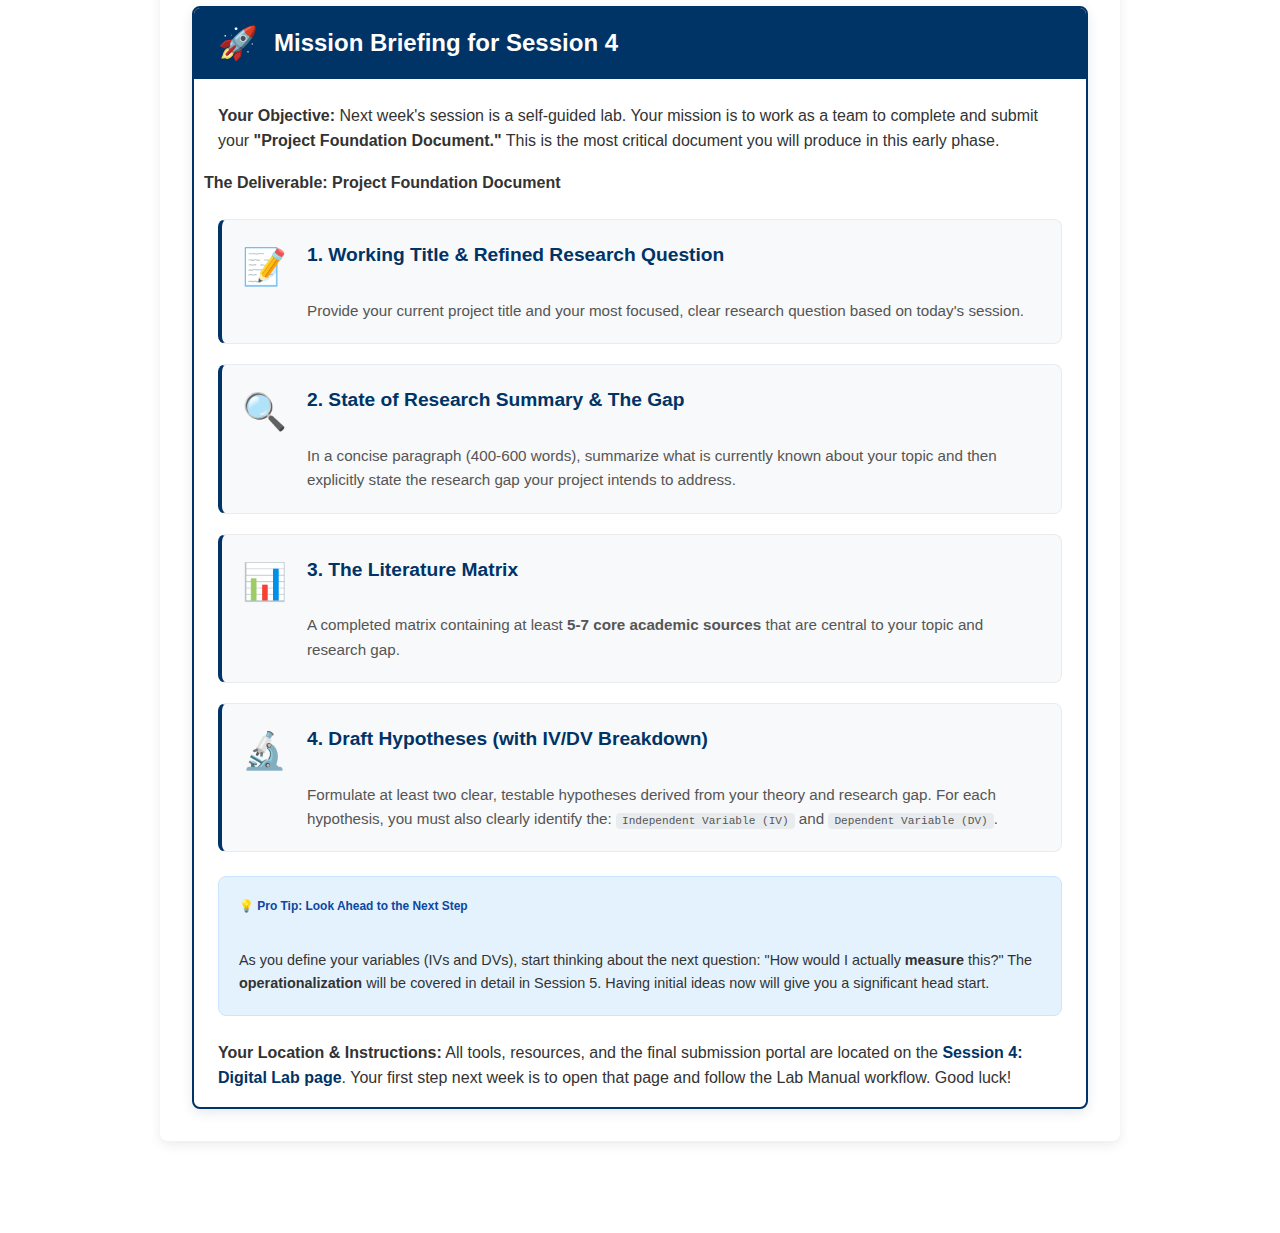
<file: session3.html>
<!DOCTYPE html>
<html lang="en">

<head>
    <meta charset="UTF-8">
    <meta name="viewport" content="width=device-width, initial-scale=1.0">
    <meta name="author" content="Andreas Reich">
    <title>Session 3: The Art of the Literature Review – Media Research WS 2025/26</title>
    <link rel="stylesheet" href="style.css">
    <link rel="stylesheet" href="session1.css">
    <link rel="stylesheet" href="session2.css">
    <!-- TODO: Create and link session3.css for specific styles (e.g., theory toolkit, SVG tabs) -->
    <link rel="stylesheet" href="session3.css">
</head>

<body>

    <header>
        <a href="https://www.uni-hohenheim.de" target="_blank">
            <img src="uni-logo-de_hoh_weiss.png" alt="Universität Hohenheim Logo" class="uni-logo">
        </a>
        <h1>Media Research & Audience Intelligence - Part 2 (B)</h1>
        <p class="subtitle">Session 3: The Art of the Literature Review</p>
    </header>

    <div class="container">
        <nav>
            <ul>
                <li><a href="index.html">Course Overview</a></li>
                <li><a href="session2.html">Session 2</a></li>
                <li><a href="session3.html" class="active">Session 3</a></li>
                <li><a href="session4.html">Session 4</a></li>
            </ul>
        </nav>

        <main>
            <section id="s3-intro">
                <h2>Building on Your Ideas</h2>
                <p>Welcome back! Last week you pitched your initial ideas. Today, we build the scientific foundation for
                    those ideas. Our goal is to find the "shoulders of giants" on which your project will stand by
                    diving deep into the art of the literature review.</p>
            </section>

            <hr>

            <h2>Today's Session Plan</h2>
            <div class="agenda-list">
                <!-- TODO (CSS): Style this agenda-list component as in session2.css -->
                <div class="agenda-item">
                    <div class="agenda-icon">🎯</div>
                    <div class="agenda-text">
                        <h4>The "Why": The Quest for a Research Gap</h4>
                        <p>Understand the purpose of a literature review beyond just summarizing papers.</p>
                    </div>
                </div>
                <div class="agenda-item">
                    <div class="agenda-icon">🛠️</div>
                    <div class="agenda-text">
                        <h4>The "What": The Communication Theory Toolkit</h4>
                        <p>Explore a set of powerful theoretical lenses to apply to your podcast research.</p>
                    </div>
                </div>
                <div class="agenda-item">
                    <div class="agenda-icon">🗺️</div>
                    <div class="agenda-text">
                        <h4>The "Where": Workshop: Locating Your Project</h4>
                        <p>Use interactive models to see where theory fits into your specific research process.</p>
                    </div>
                </div>
                <div class="agenda-item">
                    <div class="agenda-icon">🧭</div>
                    <div class="agenda-text">
                        <h4>Mission Briefing for Session 4</h4>
                        <p>Receive a clear, actionable plan for next week's self-guided research lab.</p>
                    </div>
                </div>
            </div>

            <hr class="section-divider">

            <section id="s3-group-updates">
                <h2><span>Recap:</span> Where Do Your Projects Stand?</h2>
                <div class="workshop-task-box">
                    <h4>Your Task: Quick Group Check-in (5 Minutes)</h4>
                    <p>Let's start by quickly hearing from each group. Please designate one person to briefly share the
                        following with the class:</p>
                    <ol>
                        <li><strong>Your current working topic or area of interest.</strong> (e.g., "We're looking at
                            parasocial relationships in comedy podcasts.")</li>
                        <li><strong>One initial, rough question you are exploring.</strong> (e.g., "We're wondering what
                            makes hosts seem more like 'friends' to listeners.")</li>
                    </ol>
                    <p>Keep these ideas in mind—we will be refining them throughout today's session.</p>
                </div>
            </section>

            <hr class="section-divider">

            <section id="s3-research-gap">
                <h2><span>The "Why":</span> The Quest for the Research Gap</h2>
                <p>A literature review is not a random collection of articles. It's a systematic investigation with a
                    clear goal: to move from a broad topic to a specific, answerable question that contributes something
                    new to the scientific conversation. This process can be visualized as a funnel:</p>
                <!-- TODO (CSS): Create styles for this funnel visualization to make it clear and engaging. -->
                <div class="funnel-visualization">
                    <div class="funnel-stage" id="funnel-1">Broad Topic (e.g., "Podcast Advertising")</div>
                    <div class="funnel-arrow">↓</div>
                    <div class="funnel-stage" id="funnel-2">State of Research (What is known? e.g., "We know host-read
                        ads are generally effective.")</div>
                    <div class="funnel-arrow">↓</div>
                    <div class="funnel-stage" id="funnel-3"><strong>Research Gap (What is NOT known? e.g., "But do they
                            work for controversial products?")</strong></div>
                    <div class="funnel-arrow">↓</div>
                    <div class="funnel-stage" id="funnel-4">Focused Research Question (e.g., "How does listener trust
                        moderate the effectiveness of host-read ads for controversial products?")</div>
                </div>
            </section>

            <hr class="section-divider">

            <section id="s3-rq-hypothesis">
                <h2><span>The "How":</span> From Gap to Guidance</h2>
                <p>Finding a research gap is the first step. The next is to translate that gap into a formal, testable
                    structure. This involves creating a precise <strong>Research Question</strong> and specific,
                    directional <strong>Hypotheses</strong>.</p>

                <div class="rq-anatomy-section"> <!-- Re-using style from session2 for consistency -->
                    <h4>Research Questions vs. Hypotheses</h4>
                    <div class="rq-transformation">
                        <div class="rq-box">
                            <div class="rq-box-header"><span class="icon">❓</span>
                                <h3>Research Question</h3>
                            </div>
                            <p>An overarching question that guides your entire study. It describes the phenomenon you
                                want to understand.</p>
                            <blockquote><em>"What factors influence the credibility of a product advertisement on
                                    Instagram?"</em></blockquote>
                        </div>
                        <div class="rq-arrow">➡️</div>
                        <div class="rq-box rq-after">
                            <div class="rq-box-header"><span class="icon">🔬</span>
                                <h3>Hypothesis</h3>
                            </div>
                            <p>A specific, testable statement about the relationship between two or more variables. It
                                predicts an outcome.</p>
                            <blockquote><em>"The <strong>more clearly</strong> an ad is labeled as such, the
                                    <strong>more credible</strong> it will be perceived."</em></blockquote>
                        </div>
                    </div>

                    <h4>The Core Logic: IV → DV</h4>
                    <p>Most quantitative hypotheses are built on a cause-and-effect logic between an <strong>Independent
                            Variable (IV)</strong> and a <strong>Dependent Variable (DV)</strong>.</p>
                    <ul>
                        <li><span class="component-tag iv-tag">Independent Variable (IV):</span> The "cause." This is
                            the variable you believe influences the other.</li>
                        <li><span class="component-tag dv-tag">Dependent Variable (DV):</span> The "effect." This is the
                            variable that is measured as the outcome.</li>
                    </ul>
                    <div class="rq-transformation" style="align-items: center;">
                        <div class="rq-box">
                            <p style="text-align:center; font-weight: bold; font-size: 1.2em;">Ad Credibility</p>
                        </div>
                        <div class="rq-arrow">➡️</div>
                        <div class="rq-box">
                            <p style="text-align:center; font-weight: bold; font-size: 1.2em;">Purchase Intention</p>
                        </div>
                    </div>
                </div>

                <div class="workshop-task-box">
                    <h4>Your Task: Draft Your First Hypothesis (10 Minutes)</h4>
                    <p>Return to your group's topic from the check-in. Based on the research gap you are starting to
                        see, try to formulate the following:</p>
                    <ol>
                        <li>A slightly more refined <strong>Research Question</strong>.</li>
                        <li>At least one draft <strong>Hypothesis</strong>.</li>
                        <li>Identify the clear <strong>Independent Variable (IV)</strong> and <strong>Dependent Variable
                                (DV)</strong> in your hypothesis.</li>
                    </ol>
                    <p>Be ready to share. This doesn't have to be perfect—it's a starting point for applying theory.</p>
                </div>
            </section>

            <hr class="section-divider">

            <section id="s3-rq-hypothesis">
                <h2><span>The "How":</span> Architecting Your Inquiry</h2>
                <p>A research gap is a territory waiting to be explored. But not all explorations follow the same map.
                    Your task is to choose the right trail: the <strong>Quantitative Trail</strong> for testing relationships and
                    measuring effects, or the <strong>Qualitative Trail</strong> for understanding meanings and exploring processes.
                </p>

                <div class="inquiry-paths-container">
                    <!-- THE QUANTITATIVE TRAIL -->
                    <div class="inquiry-path quantitative-path">
                        <div class="inquiry-path-header">
                            <span class="icon">🔬</span>
                            <div>
                                <h3>The Quantitative Trail</h3>
                                <p>Focuses on "if," "to what extent," or "how much." Aims to test theories and identify
                                    generalizable patterns.</p>
                            </div>
                        </div>
                        <h4>Anatomy of a Quantitative Hypothesis</h4>
                        <p>A strong hypothesis clearly states a testable relationship. It typically contains three
                            ingredients:</p>
                        <ul>
                            <li><strong>The Variables:</strong> The Independent Variable (IV, the cause) and Dependent
                                Variable (DV, the effect).</li>
                            <li><strong>The Population:</strong> The specific group or context you are studying.</li>
                            <li><strong>The Direction:</strong> The nature of the predicted relationship (e.g.,
                                more/less, positive/negative, difference).</li>
                        </ul>

                        <div class="hypothesis-formats">
                            <h4>Common Hypothesis Formats:</h4>
                            <div class="format-item"><strong>Difference Hypothesis:</strong> "Podcast listeners (Group
                                A) will report higher trust in a brand than radio listeners (Group B)."</div>
                            <div class="format-item"><strong>Correlation Hypothesis:</strong> "The more time spent
                                listening to a podcast (Variable X), the stronger the parasocial relationship with the
                                host (Variable Y)."</div>
                        </div>
                    </div>

                    <!-- THE QUALITATIVE TRAIL -->
                    <div class="inquiry-path qualitative-path">
                        <div class="inquiry-path-header">
                            <span class="icon">💬</span>
                            <div>
                                <h3>The Qualitative Trail</h3>
                                <p>Focuses on "how" or "what." Aims to explore phenomena in depth, understand
                                    experiences, and generate new theories.</p>
                            </div>
                        </div>
                        <h4>Anatomy of a Qualitative Research Question</h4>
                        <p>A strong qualitative RQ is open-ended and exploratory. It guides your investigation without
                            predicting an outcome.</p>
                        <ul>
                            <li><strong>The Phenomenon:</strong> The central concept, experience, or process you want to
                                understand.</li>
                            <li><strong>The Context:</strong> The specific setting, group, or situation where the
                                phenomenon occurs.</li>
                            <li><strong>The Scope:</strong> The boundaries of your exploration (e.g., focusing on
                                "strategies," "perceptions," "narratives").</li>
                        </ul>

                        <h4>Example: From Topic to Question</h4>
                        <div class="example-box">
                            <p><strong>Broad Topic:</strong> "Community in Podcasts"</p>
                            <p><strong>Refined RQ:</strong>
                            <blockquote><em>"<strong>What communicative strategies</strong> (Scope) do <strong>hosts of
                                        niche hobby podcasts</strong> (Context) use to <strong>foster a sense of
                                        community</strong> (Phenomenon) among their listeners?"</em></blockquote>
                            </p>
                        </div>
                    </div>
                </div>

                <div class="workshop-task-box">
                    <h4>Your Task: Choose Your Trail (15 Minutes)</h4>
                    <p>Return to your group's topic. First, decide which trail is a better fit for your current research
                        interest. Then, complete the relevant task:</p>
                    <ol>
                        <li><strong>If you chose the Quantitative Trail:</strong> Formulate at least one draft
                            <strong>Hypothesis</strong> (as a Difference or Correlation statement) and clearly identify
                            your IV, DV, and Population.</li>
                        <li><strong>If you chose the Qualitative Trail:</strong> Refine your <strong>Research
                                Question</strong> to be more exploratory. Clearly identify the core Phenomenon, Context,
                            and Scope you wish to investigate.</li>
                    </ol>
                    <p>This decision is not final, but it will guide your literature search and theoretical choices. Be
                        ready to share your reasoning.</p>
                </div>
            </section>

            <section id="s3-rq-hypothesis">
                <h2><span>The "How":</span> From Gap to Guidance</h2>
                <p>Finding a research gap is the first step. The next is to translate that gap into a formal, testable
                    structure. This involves creating a precise <strong>Research Question</strong> and specific,
                    directional <strong>Hypotheses</strong>.</p>

                <div class="rq-anatomy-section"> <!-- Re-using style from session2 for consistency -->
                    <h4>Research Questions vs. Hypotheses</h4>
                    <div class="rq-transformation">
                        <div class="rq-box">
                            <div class="rq-box-header"><span class="icon">❓</span>
                                <h3>Research Question</h3>
                            </div>
                            <p>An overarching question that guides your entire study. It describes the phenomenon you
                                want to understand.</p>
                            <blockquote><em>"What factors influence the credibility of a product advertisement on
                                    Instagram?"</em></blockquote>
                        </div>
                        <div class="rq-arrow">➡️</div>
                        <div class="rq-box rq-after">
                            <div class="rq-box-header"><span class="icon">🔬</span>
                                <h3>Hypothesis</h3>
                            </div>
                            <p>A specific, testable statement about the relationship between two or more variables. It
                                predicts an outcome.</p>
                            <blockquote><em>"The <strong>more clearly</strong> an ad is labeled as such, the
                                    <strong>more credible</strong> it will be perceived."</em></blockquote>
                        </div>
                    </div>

                    <h4>The Core Logic: IV → DV</h4>
                    <p>Most quantitative hypotheses are built on a cause-and-effect logic between an <strong>Independent
                            Variable (IV)</strong> and a <strong>Dependent Variable (DV)</strong>.</p>
                    <ul>
                        <li><span class="component-tag iv-tag">Independent Variable (IV):</span> The "cause." This is
                            the variable you believe influences the other.</li>
                        <li><span class="component-tag dv-tag">Dependent Variable (DV):</span> The "effect." This is the
                            variable that is measured as the outcome.</li>
                    </ul>
                    <div class="rq-transformation" style="align-items: center;">
                        <div class="rq-box">
                            <p style="text-align:center; font-weight: bold; font-size: 1.2em;">Ad Credibility (IV)</p>
                        </div>
                        <div class="rq-arrow">➡️</div>
                        <div class="rq-box">
                            <p style="text-align:center; font-weight: bold; font-size: 1.2em;">Purchase Intention (DV)
                            </p>
                        </div>
                    </div>
                </div>

                <div class="workshop-task-box">
                    <h4>Your Task: Draft Your First Hypothesis (10 Minutes)</h4>
                    <p>Return to your group's topic from the check-in. Based on the research gap you are starting to
                        see, try to formulate the following:</p>
                    <ol>
                        <li>A slightly more refined <strong>Research Question</strong>.</li>
                        <li>At least one draft <strong>Hypothesis</strong>.</li>
                        <li>Identify the clear <strong>Independent Variable (IV)</strong> and <strong>Dependent Variable
                                (DV)</strong> in your hypothesis.</li>
                    </ol>
                    <p>Be ready to share. This doesn't have to be perfect—it's a starting point for applying theory.</p>
                </div>
            </section>

            <hr class="section-divider">

            <section id="s3-theory-recommender">
                <h2><span>Interactive Tool:</span> Find Your Theoretical Lens</h2>
                <p>Feeling overwhelmed by the list of theories? This short quiz will help you identify the 2-3 most
                    relevant theoretical lenses for your specific research interest. Answer the two questions below
                    based on your group's current project idea.</p>

                <div id="theory-recommender-tool">
                    <form id="recommender-quiz">
                        <!-- Question 1: Focus -->
                        <div class="quiz-question">
                            <h4>1. What is the primary <strong>focus</strong> of your research idea?</h4>
                            <div class="quiz-options">
                                <label>
                                    <input type="radio" name="focus" value="listener" required>
                                    <div class="option-card">
                                        <span class="option-icon">👥</span>
                                        <strong>The Listener</strong>
                                        <span class="option-desc">Their motivations, choices, needs (e.g., "Why do
                                            people listen to this?").</span>
                                    </div>
                                </label>
                                <label>
                                    <input type="radio" name="focus" value="content">
                                    <div class="option-card">
                                        <span class="option-icon">🎙️</span>
                                        <strong>The Content</strong>
                                        <span class="option-desc">How topics, people, or groups are represented (e.g.,
                                            "How is X portrayed?").</span>
                                    </div>
                                </label>
                                <label>
                                    <input type="radio" name="focus" value="effects">
                                    <div class="option-card">
                                        <span class="option-icon">🧠</span>
                                        <strong>The Effects</strong>
                                        <span class="option-desc">Changes in listener attitude, belief, or feeling
                                            (e.g., "Does listening cause Y?").</span>
                                    </div>
                                </label>
                                <label>
                                    <input type="radio" name="focus" value="relationship">
                                    <div class="option-card">
                                        <span class="option-icon">🤝</span>
                                        <strong>The Host-Listener Relationship</strong>
                                        <span class="option-desc">Perceptions of the host, bonds, and trust (e.g., "How
                                            do listeners see the host?").</span>
                                    </div>
                                </label>
                            </div>
                        </div>

                        <!-- Question 2: Process -->
                        <div class="quiz-question">
                            <h4>2. What is the key <strong>process</strong> you want to investigate?</h4>
                            <div class="quiz-options">
                                <label>
                                    <input type="radio" name="process" value="persuasion" required>
                                    <div class="option-card">
                                        <span class="option-icon">🎯</span>
                                        <strong>Persuasion</strong>
                                        <span class="option-desc">How a podcast persuades or influences a decision
                                            (e.g., in advertising).</span>
                                    </div>
                                </label>
                                <label>
                                    <input type="radio" name="process" value="shaping_view">
                                    <div class="option-card">
                                        <span class="option-icon">🌍</span>
                                        <strong>Shaping a World View</strong>
                                        <span class="option-desc">How repeated listening shapes a listener's perception
                                            of reality.</span>
                                    </div>
                                </label>
                                <label>
                                    <input type="radio" name="process" value="highlighting">
                                    <div class="option-card">
                                        <span class="option-icon">🔍</span>
                                        <strong>Highlighting & Framing</strong>
                                        <span class="option-desc">How the presentation of a topic highlights certain
                                            aspects to guide interpretation.</span>
                                    </div>
                                </label>
                                <label>
                                    <input type="radio" name="process" value="identity">
                                    <div class="option-card">
                                        <span class="option-icon">🚩</span>
                                        <strong>Community & Identity</strong>
                                        <span class="option-desc">How a sense of community or group identity is formed
                                            around a podcast.</span>
                                    </div>
                                </label>
                                <label>
                                    <input type="radio" name="process" value="spread">
                                    <div class="option-card">
                                        <span class="option-icon">📡</span>
                                        <strong>Spreading & Influence</strong>
                                        <span class="option-desc">How ideas, trends, or influence spread from hosts (as
                                            opinion leaders) to listeners and beyond.</span>
                                    </div>
                                </label>
                            </div>
                        </div>

                        <div class="quiz-question">
                            <h4>3. Which primary <strong>method</strong> are you considering for your project?</h4>
                            <div class="quiz-options">
                                <label>
                                    <input type="radio" name="method" value="survey" required>
                                    <div class="option-card">
                                        <span class="option-icon">📋</span>
                                        <strong>Survey / Befragung</strong>
                                        <span class="option-desc">Asking a large group of people questions to find
                                            patterns, correlations, and opinions.</span>
                                    </div>
                                </label>
                                <label>
                                    <input type="radio" name="method" value="content-analysis">
                                    <div class="option-card">
                                        <span class="option-icon">🔎</span>
                                        <strong>Content Analysis / Inhaltsanalyse</strong>
                                        <span class="option-desc">Systematically analyzing media content (text, audio,
                                            video) to identify themes and representations.</span>
                                    </div>
                                </label>
                                <label>
                                    <input type="radio" name="method" value="experiment">
                                    <div class="option-card">
                                        <span class="option-icon">🧪</span>
                                        <strong>Experiment</strong>
                                        <span class="option-desc">Testing a cause-and-effect relationship under
                                            controlled conditions by manipulating a stimulus.</span>
                                    </div>
                                </label>
                            </div>
                        </div>
                        <div class="quiz-controls">
                            <button type="submit" class="recommender-button">Get Recommendation</button>
                        </div>
                    </form>

                    <!-- Results Area (Initially Hidden) -->
                    <div id="recommendation-results" class="results-hidden">
                        <!-- JS will populate this section -->
                    </div>
                </div>
            </section>

            <hr class="section-divider">

            <section id="s3-theory-toolkit">
                <h2><span>The "What":</span> Your Communication Theory Toolkit</h2>
                <div class="workshop-task-box">
                    <h4>Your Task: Select the Right Tool</h4>
                    <p>Your goal is not to memorize all these theories. Your goal is to practice the skill of
                        <strong>identifying and selecting</strong> the one or two most relevant theoretical lenses for
                        your specific project. Scan the descriptions, and as a group, choose which "drawers" to open and
                        explore more deeply.
                    </p>
                </div>

                <!-- USES & GRATIFICATIONS -->
                <div class="collapsible-box">
                    <button type="button" class="collapsible-trigger" data-theory-id="ug">▶ Uses & Gratifications Theory
                        (U&G)</button>
                    <div class="collapsible-content">
                        <hr>
                        <p><strong>Use this to understand...</strong> why people actively choose and use specific
                            podcasts.</p>
                        <p><strong>Core Idea:</strong> U&G flips the question from "What do media do to people?" to
                            "What do people do with media?". It assumes audiences are active and goal-oriented,
                            choosing media to satisfy needs like information, entertainment, social connection, or
                            personal identity.</p>
                        <p><strong>Podcast Application:</strong> This is perfect for survey-based research to
                            understand listening motivations. Why choose a 3-hour deep-dive podcast over a 10-minute
                            news brief? Is it for learning (cognitive need), feeling connected to the host
                            (affective need), passing time while commuting (tension release), or reinforcing one's
                            values (personal identity)?</p>
                        <ul>
                            <li><strong>Key Sources:</strong> Katz, Blumler, & Gurevitch (1973); Rubin, A. M.
                                (2009).</li>
                            <li><strong>Keywords for Searching:</strong> <code>media choice</code>,
                                <code>audience motivation</code>, <code>gratifications sought</code>,
                                <code>podcast listening motives</code>.
                            </li>
                        </ul>
                    </div>
                </div>

                <!-- PARASOCIAL INTERACTION -->
                <div class="collapsible-box">
                    <button type="button" class="collapsible-trigger" data-theory-id="psi">▶ Parasocial Interaction &
                        Relationships
                        (PSI/PSR)</button>
                    <div class="collapsible-content">
                        <hr>
                        <p><strong>Use this to analyze...</strong> the powerful, one-sided bond between hosts and
                            listeners.</p>
                        <p><strong>Core Idea:</strong> Listeners develop a sense of intimacy, friendship, and trust
                            with media figures (like podcast hosts), even though the host doesn't know them
                            personally. This "illusion of a face-to-face relationship" is a core driver of media
                            engagement and loyalty.</p>
                        <p><strong>Podcast Application:</strong> Arguably the most important theory for podcasting.
                            It explains listener loyalty, the effectiveness of host-read ads (trusting a "friend's"
                            recommendation), and the deep emotional connection that makes podcasting feel so
                            personal. It's ideal for both surveys (measuring PSR strength) and experiments (testing
                            what host behaviors, like self-disclosure, increase PSR).</p>
                        <ul>
                            <li><strong>Key Sources:</strong> Horton & Wohl (1956); Tukachinsky, R. (2020); Giles,
                                D. C. (2002).</li>
                            <li><strong>Keywords for Searching:</strong> <code>parasocial interaction</code>,
                                <code>host credibility</code>, <code>audience engagement</code>,
                                <code>listener loyalty</code>, <code>celebrity worship</code>.
                            </li>
                        </ul>
                    </div>
                </div>

                <!-- FRAMING THEORY -->
                <div class="collapsible-box">
                    <button type="button" class="collapsible-trigger" data-theory-id="framing">▶ Framing Theory</button>
                    <div class="collapsible-content">
                        <hr>
                        <p><strong>Use this to understand...</strong> how the presentation of an issue influences
                            audience interpretation.</p>
                        <p><strong>Core Idea:</strong> Media "frame" issues by selecting certain aspects of a
                            reality and making them more salient. This influences how audiences understand the
                            problem, its causes, moral implications, and potential solutions.</p>
                        <p><strong>Podcast Application:</strong> Excellent for content analysis. How does a
                            political news podcast frame immigration—as a security threat or a humanitarian crisis?
                            How does a true-crime podcast frame the perpetrator—as a monster or a product of their
                            environment? This theory helps uncover the subtle narrative choices that shape listener
                            perspectives.</p>
                        <ul>
                            <li><strong>Key Sources:</strong> Entman, R. M. (1993); Scheufele & Tewksbury (2007).
                            </li>
                            <li><strong>Keywords for Searching:</strong> <code>framing analysis</code>,
                                <code>media frames</code>, <code>news framing</code>,
                                <code>narrative analysis</code>, <code>political communication</code>.
                            </li>
                        </ul>
                    </div>
                </div>

                <!-- AGENDA-SETTING THEORY -->
                <div class="collapsible-box">
                    <button type="button" class="collapsible-trigger" data-theory-id="agenda">▶ Agenda-Setting
                        Theory</button>
                    <div class="collapsible-content">
                        <hr>
                        <p><strong>Use this to analyze...</strong> how podcasts influence what topics audiences
                            think are important.</p>
                        <p><strong>Core Idea:</strong> The media may not tell us *what to think*, but they are
                            stunningly successful in telling us *what to think about*. The prominence of issues in
                            the media influences their perceived importance among the public.</p>
                        <p><strong>Podcast Application:</strong> Do podcasts set agendas differently from
                            traditional news? Does a surge in true-crime podcasts lead to a perception that crime
                            rates are rising (a classic "mean world syndrome" link)? This is great for comparing
                            podcast content with public opinion data or surveying listeners about their issue
                            priorities.</p>
                        <ul>
                            <li><strong>Key Sources:</strong> McCombs & Shaw (1972).</li>
                            <li><strong>Keywords for Searching:</strong> <code>agenda setting</code>,
                                <code>media agenda</code>, <code>public agenda</code>, <code>issue salience</code>,
                                <code>media effects</code>.
                            </li>
                        </ul>
                    </div>
                </div>

                <!-- ELABORATION LIKELIHOOD MODEL -->
                <div class="collapsible-box">
                    <button type="button" class="collapsible-trigger" data-theory-id="elm">▶ Elaboration Likelihood
                        Model (ELM)</button>
                    <div class="collapsible-content">
                        <hr>
                        <p><strong>Use this to explore...</strong> how listeners are persuaded by podcast messages
                            (like ads or arguments).</p>
                        <p><strong>Core Idea:</strong> Persuasion happens via two routes. The "central route"
                            involves deep, logical thinking about an argument. The "peripheral route" relies on
                            superficial cues like host attractiveness, likability, or background music. The chosen
                            route depends on the listener's motivation and ability to process the message.</p>
                        <p><strong>Podcast Application:</strong> A perfect framework for experiments. Does a
                            data-heavy, expert-led ad persuade via the central route? Does a funny, host-read ad
                            persuade via the peripheral route (liking the host)? ELM helps explain *why* a
                            persuasive attempt succeeds or fails.</p>
                        <ul>
                            <li><strong>Key Sources:</strong> Petty & Cacioppo (1986).</li>
                            <li><strong>Keywords for Searching:</strong> <code>elaboration likelihood model</code>,
                                <code>persuasion</code>, <code>central route</code>, <code>peripheral cues</code>,
                                <code>attitude change</code>, <code>podcast advertising</code>.
                            </li>
                        </ul>
                    </div>
                </div>

                <!-- CULTIVATION THEORY -->
                <div class="collapsible-box">
                    <button type="button" class="collapsible-trigger" data-theory-id="cultivation">▶ Cultivation
                        Theory</button>
                    <div class="collapsible-content">
                        <hr>
                        <p><strong>Use this to investigate...</strong> the long-term effects of heavy podcast
                            listening on listeners' perceptions of reality.</p>
                        <p><strong>Core Idea:</strong> Long-term, heavy exposure to media shapes our perception of
                            the world to be more like the world portrayed in the media. Originally for TV, it can be
                            adapted for consistent, genre-specific podcast consumption.</p>
                        <p><strong>Podcast Application:</strong> Do heavy listeners of political commentary podcasts
                            perceive the world as more polarized? Do heavy listeners of finance podcasts
                            overestimate the ease of stock market success? This theory is suited for surveys that
                            correlate listening habits with real-world beliefs and attitudes.</p>
                        <ul>
                            <li><strong>Key Sources:</strong> Gerbner & Gross (1976).</li>
                            <li><strong>Keywords for Searching:</strong> <code>cultivation theory</code>,
                                <code>mean world syndrome</code>, <code>long-term media effects</code>,
                                <code>social reality</code>.
                            </li>
                        </ul>
                    </div>
                </div>

                <!-- TECHNOLOGY ACCEPTANCE MODEL (TAM) -->
                <div class="collapsible-box">
                    <button type="button" class="collapsible-trigger" data-theory-id="tam">▶ Technology Acceptance Model
                        (TAM)</button>
                    <div class="collapsible-content">
                        <hr>
                        <p><strong>Use this to understand...</strong> why people adopt (or reject) podcast platforms
                            or related technologies.</p>
                        <p><strong>Core Idea:</strong> A user's intention to adopt a new technology is primarily
                            determined by two factors: its <strong>Perceived Usefulness</strong> ("Will this help me
                            achieve my goals?") and its <strong>Perceived Ease of Use</strong> ("Will this be easy
                            for me to operate?").</p>
                        <p><strong>Podcast Application:</strong> Excellent for surveys exploring platform choice.
                            Why did some users switch from Apple Podcasts to Spotify? Why might a listener adopt a
                            new app like "Snipd" that uses AI to create transcripts and summaries? TAM provides a
                            structured way to measure the key drivers of technology adoption in the podcasting
                            ecosystem.</p>
                        <ul>
                            <li><strong>Key Sources:</strong> Davis, F. D. (1989).</li>
                            <li><strong>Keywords for Searching:</strong> <code>technology acceptance model</code>,
                                <code>user adoption</code>, <code>perceived usefulness</code>,
                                <code>perceived ease of use</code>, <code>platform choice</code>.
                            </li>
                        </ul>
                    </div>
                </div>

                <!-- SOCIAL IDENTITY THEORY -->
                <div class="collapsible-box">
                    <button type="button" class="collapsible-trigger" data-theory-id="sit">▶ Social Identity
                        Theory</button>
                    <div class="collapsible-content">
                        <hr>
                        <p><strong>Use this to analyze...</strong> how podcasts create and reinforce group
                            identities among listeners.</p>
                        <p><strong>Core Idea:</strong> People derive part of their self-concept from the groups they
                            belong to ("in-groups"). To enhance their self-esteem, they favor their in-group and may
                            view others as an "out-group."</p>
                        <p><strong>Podcast Application:</strong> How do niche podcasts (e.g., for specific hobbies,
                            political views, or fandoms) build a sense of community? How do the shared language,
                            inside jokes, and common values of a podcast create an "in-group" of dedicated
                            listeners? This is a great lens for analyzing listener communities on platforms like
                            Reddit, Discord, or Patreon.</p>
                        <ul>
                            <li><strong>Key Sources:</strong> Tajfel & Turner (1979).</li>
                            <li><strong>Keywords for Searching:</strong> <code>social identity theory</code>,
                                <code>in-group favoritism</code>, <code>fandom studies</code>,
                                <code>community building</code>, <code>audience identity</code>.
                            </li>
                        </ul>
                    </div>
                </div>

                <!-- DIFFUSION OF INNOVATIONS -->
                <div class="collapsible-box">
                    <button type="button" class="collapsible-trigger" data-theory-id="diffusion">▶ Diffusion of
                        Innovations Theory</button>
                    <div class="collapsible-content">
                        <hr>
                        <p><strong>Use this to understand...</strong> how new podcasts, ideas, or trends spread
                            through a population.</p>
                        <p><strong>Core Idea:</strong> Innovations are adopted over time by different segments of a
                            population (Innovators, Early Adopters, Early/Late Majority, Laggards). The spread is
                            influenced by the innovation's attributes (e.g., relative advantage, compatibility) and
                            the communication channels used.</p>
                        <p><strong>Podcast Application:</strong> How did a specific podcast go from unknown to a
                            chart-topper? Who were the early adopters who recommended it? How do podcast hosts
                            themselves act as "opinion leaders" that accelerate the adoption of new ideas, products,
                            or even other podcasts discussed on their show?</p>
                        <ul>
                            <li><strong>Key Sources:</strong> Rogers, E. M. (2003).</li>
                            <li><strong>Keywords for Searching:</strong> <code>diffusion of innovations</code>,
                                <code>opinion leadership</code>, <code>word-of-mouth</code>,
                                <code>podcast trends</code>, <code>viral media</code>.
                            </li>
                        </ul>
                    </div>
                </div>

                <!-- TWO-STEP FLOW OF COMMUNICATION -->
                <div class="collapsible-box">
                    <button type="button" class="collapsible-trigger" data-theory-id="two-step">▶ Two-Step Flow of
                        Communication</button>
                    <div class="collapsible-content">
                        <hr>
                        <p><strong>Use this to examine...</strong> the role of podcast hosts as influential
                            intermediaries.</p>
                        <p><strong>Core Idea:</strong> Media messages often don't reach everyone directly. They flow
                            from mass media to "opinion leaders," who then interpret, filter, and disseminate the
                            information to their less-active social circles.</p>
                        <p><strong>Podcast Application:</strong> This classic theory is reborn in the influencer
                            era. Podcast hosts are modern opinion leaders. They digest complex information (news,
                            science, finance, politics) and present it to their audience, shaping their opinions and
                            understanding. This is crucial for understanding the influence of expert- or
                            personality-driven shows.</p>
                        <ul>
                            <li><strong>Key Sources:</strong> Katz & Lazarsfeld (1955).</li>
                            <li><strong>Keywords for Searching:</strong> <code>two-step flow</code>,
                                <code>opinion leader</code>, <code>media influence</code>,
                                <code>podcast host</code>, <code>influencer effect</code>.
                            </li>
                        </ul>
                    </div>
                </div>

                <!-- NARRATIVE TRANSPORTATION THEORY -->
                <div class="collapsible-box">
                    <button type="button" class="collapsible-trigger" data-theory-id="narrative">▶ Narrative
                        Transportation Theory</button>
                    <div class="collapsible-content">
                        <p><strong>Use this to understand...</strong> how listeners get "lost" in a story and how this
                            immersion influences their beliefs.</p>
                        <p><strong>Core Idea:</strong> When a person is absorbed into a narrative, they are less likely
                            to counter-argue its points. Persuasion occurs because the listener is "transported" into
                            the story world, making them more open to the attitudes and beliefs embedded within it.</p>
                        <p><strong>Podcast Application:</strong> This is a must-have for analyzing <strong>True
                                Crime</strong>, audio dramas, or any story-driven content. It explains why a compelling
                            narrative can be more persuasive than a list of facts, and it's a powerful alternative to
                            the logic-focused Elaboration Likelihood Model (ELM).</p>
                        <ul>
                            <li><strong>Key Sources:</strong> Green, M. C., & Brock, T. C. (2000).</li>
                            <li><strong>Keywords for Searching:</strong> <code>narrative persuasion</code>,
                                <code>transportation theory</code>, <code>storytelling</code>, <code>immersion</code>,
                                <code>parasocial relationship</code>.
                            </li>
                        </ul>
                    </div>
                </div>

                <!-- SELF-DETERMINATION THEORY (SDT) -->
                <div class="collapsible-box">
                    <button type="button" class="collapsible-trigger" data-theory-id="sdt">▶ Self-Determination Theory
                        (SDT)</button>
                    <div class="collapsible-content">
                        <p><strong>Use this to analyze...</strong> the deeper psychological needs that podcast listening
                            fulfills.</p>
                        <p><strong>Core Idea:</strong> SDT posits that well-being and motivation are fueled by
                            satisfying three innate needs: <strong>Autonomy</strong> (control over one's choices),
                            <strong>Competence</strong> (feeling effective and knowledgeable), and
                            <strong>Relatedness</strong> (feeling socially connected).
                        </p>
                        <p><strong>Podcast Application:</strong> A modern and powerful lens for motivation research.
                            It's perfect for projects on <strong>loneliness</strong> (Relatedness), educational podcasts
                            (Competence), or why the freedom of on-demand audio is so appealing (Autonomy). It provides
                            a more structured framework than the broader Uses & Gratifications theory.</p>
                        <ul>
                            <li><strong>Key Sources:</strong> Deci, E. L., & Ryan, R. M. (2000).</li>
                            <li><strong>Keywords for Searching:</strong> <code>self-determination theory</code>,
                                <code>psychological needs</code>, <code>audience motivation</code>,
                                <code>relatedness</code>, <code>listener well-being</code>.
                            </li>
                        </ul>
                    </div>
                </div>

                <!-- MOOD MANAGEMENT THEORY -->
                <div class="collapsible-box">
                    <button type="button" class="collapsible-trigger" data-theory-id="mood">▶ Mood Management
                        Theory</button>
                    <div class="collapsible-content">
                        <p><strong>Use this to explain...</strong> how people select podcasts to regulate their
                            emotional state.</p>
                        <p><strong>Core Idea:</strong> People subconsciously choose media to manage their moods—either
                            to maintain a good mood or to alleviate a bad one. They select content based on its
                            excitatory potential, absorption potential, and hedonic valence (is it pleasant or
                            unpleasant?).</p>
                        <p><strong>Podcast Application:</strong> Explains seemingly contradictory listening habits. Why
                            listen to a comedy podcast after a good day? To maintain the mood. Why listen to a
                            high-arousal True Crime podcast when you're bored? To increase stimulation. It's a great
                            theory for survey research connecting mood to listening choices.</p>
                        <ul>
                            <li><strong>Key Sources:</strong> Zillmann, D. (1988).</li>
                            <li><strong>Keywords for Searching:</strong> <code>mood management</code>,
                                <code>media selection</code>, <code>affect regulation</code>,
                                <code>listening habits</code>, <code>emotional gratification</code>.
                            </li>
                        </ul>
                    </div>
                </div>

            </section>
            </section>

            <hr class="section-divider">

            <section id="s3-research-map">
                <h2><span>The "Where":</span> Workshop: Locating Your Project on the Research Map</h2>
                <div class="workshop-task-box">
                    <h4>Workshop Task: Find Your Place</h4>
                    <ol>
                        <li>Select the tab below that matches your group's chosen research method.</li>
                        <li>Explore the interactive (german) resarch process models. Hover over or click on each step to
                            learn its
                            function.</li>
                        <li>As a group, identify the early-stage boxes: <strong>"Fundierung durch Theorie,"
                                "Konzeptualisierung," and "Hypothesenbildung."</strong></li>
                        <li>Discuss: How will the theory you just selected from the Toolkit concretely inform these
                            specific steps in your project?</li>
                    </ol>
                </div>

                <!-- TODO (JS): Implement tab switching logic. -->
                <!-- TODO (JS): Implement the SVG interactivity (highlighting, tooltips) from your provided HTML file. -->
                <div class="tab-navigation">
                    <button class="tab-button active" data-tab="content-analysis">Inhaltsanalyse (nach Rössler)</button>
                    <button class="tab-button" data-tab="survey">Befragung (nach Scholl)</button>
                    <button class="tab-button" data-tab="experiment">Experiment (nach Brosius)</button>
                </div>

                <div id="tab-content-analysis" class="tab-content active">
                    <!-- TODO: Paste the full SVG code for the Rössler model here. -->
                    <svg class="process-model-svg" id="roessler-svg" viewBox="0 0 650 880"
                        xmlns="http://www.w3.org/2000/svg">
                        <!-- Definitions -->
                        <defs>
                            <marker id="arrowhead-roessler" markerWidth="8" markerHeight="6" refX="8" refY="3"
                                orient="auto" markerUnits="userSpaceOnUse">
                                <path d="M0,0 L8,3 L0,6 Z" fill="var(--connector-color)" />
                            </marker>
                        </defs>

                        <!-- Context Separators -->
                        <line class="context-separator" x1="20" y1="60" x2="630" y2="60" />
                        <line class="context-separator" x1="20" y1="780" x2="630" y2="780" />

                        <!-- Context Labels -->
                        <text class="process-text context-label" x="627" y="50">Entdeckungszusammenhang</text>
                        <text class="process-text context-label" x="630" y="67">Begründungszusammenhang</text>
                        <!-- Adjusted Y -->
                        <text class="process-text context-label" x="630" y="770">Begründungszusammenhang</text>
                        <text class="process-text context-label" x="628" y="787">Verwertungszusammenhang</text>
                        <!-- Adjusted Y -->

                        <!-- Top Level Boxes -->
                        <rect id="roessler-erkenntnisinteresse" class="process-box" x="245" y="20" width="160"
                            height="30" />
                        <text class="process-text" x="325" y="35">Erkenntnisinteresse</text>
                        <text class="process-text label" x="150" y="10">wissenschaftlich-theoretisch</text>
                        <text class="process-text label" x="500" y="10">konkret-situativ</text>

                        <rect id="roessler-fundierung" class="process-box" x="70" y="80" width="160" height="40" />
                        <text class="process-text" x="150" y="100">
                            <tspan x="150" dy="-0.5em">Fundierung</tspan>
                            <tspan x="150" dy="1.2em">durch Theorie</tspan>
                        </text>

                        <rect id="roessler-forschungsstand" class="process-box" x="420" y="80" width="160"
                            height="40" />
                        <text class="process-text" x="500" y="100">Forschungsstand</text>

                        <rect id="roessler-begriffe" class="process-box" x="245" y="140" width="160" height="40" />
                        <text class="process-text" x="325" y="160">
                            <tspan x="325" dy="-0.5em">Definition zentraler</tspan>
                            <tspan x="325" dy="1.2em">Begriffe</tspan>
                        </text>

                        <rect id="roessler-hypothesen" class="process-box" x="245" y="200" width="160" height="30" />
                        <text class="process-text" x="325" y="215">Hypothesenbildung</text>

                        <!-- Methodenwahl Container -->
                        <rect class="process-box multi-part" x="50" y="260" width="550" height="450" />
                        <text class="process-text" x="325" y="275" font-weight="bold">METHODENWAHL
                            (Inhaltsanalyse)</text>

                        <!-- Inner Boxes & Phase Lines -->
                        <!-- Planungsphase -->
                        <rect id="roessler-problemstellung" class="process-box" x="70" y="300" width="150"
                            height="40" />
                        <text class="process-text" x="145" y="320">Problemstellung</text>
                        <rect id="roessler-projektplanung" class="process-box" x="365" y="296" width="150"
                            height="50" />
                        <text class="process-text" x="445" y="325">
                            <tspan x="445" dy="-1.2em">Projektplanung:</tspan>
                            <tspan x="445" dy="1.2em">Geld, Zeit, Codierer</tspan>
                        </text>
                        <line class="phase-line" x1="60" y1="370" x2="590" y2="370" />
                        <text class="process-text phase-label" x="585" y="360">Planungsphase</text>

                        <!-- Entwicklungsphase -->
                        <rect id="roessler-material" class="process-box" x="255" y="390" width="150" height="50" />
                        <text class="process-text" x="330" y="415">Untersuchungsmaterial</text>
                        <text class="process-text small" x="115" y="400" dy="-0.8em">(ggf. Hypo-</text>
                        <text class="process-text small" x="115" y="400" dy="0.2em">thesen-</text>
                        <text class="process-text small" x="115" y="400" dy="1.2em">Bildung)</text>
                        <rect id="roessler-analyseeinheiten" class="process-box" x="70" y="460" width="300"
                            height="40" />
                        <text class="process-text" x="150" y="480">
                            <tspan x="215" dy="-0.5em">Definition der</tspan>
                            <tspan x="215" dy="1.2em">Analyseeinheiten</tspan>
                        </text>
                        <line class="phase-line" x1="60" y1="580" x2="590" y2="580" />
                        <text class="process-text phase-label" x="585" y="570">Entwicklungsphase</text>

                        <!-- Testphase -->
                        <rect id="roessler-kategorien" class="process-box" x="70" y="540" width="300" height="30" />
                        <text class="process-text" x="220" y="555">Kategorienbildung</text>
                        <text class="process-text label" x="190" y="518">theoriegeleitet</text>
                        <text class="process-text label" x="380" y="518">empiriegeleitet</text>
                        <rect id="roessler-probecodierung" class="process-box" x="170" y="590" width="130"
                            height="30" />
                        <text class="process-text" x="235" y="605">Probecodierung</text>
                        <rect id="roessler-codierschulung" class="process-box" x="350" y="590" width="130"
                            height="30" />
                        <text class="process-text" x="415" y="605">Codierschulung</text>
                        <line class="phase-line" x1="60" y1="640" x2="590" y2="640" />
                        <text class="process-text phase-label" x="585" y="630">Testphase</text>

                        <!-- Anwendungsphase -->
                        <rect id="roessler-codebuch" class="process-box" x="70" y="660" width="150" height="30" />
                        <text class="process-text" x="140" y="675">Codebuch</text>
                        <rect id="roessler-codierung" class="process-box" x="350" y="660" width="130" height="30" />
                        <text class="process-text" x="415" y="675">Codierung</text>
                        <!-- No line needed here, it's the end of the Methodenwahl box -->
                        <text class="process-text phase-label" x="585" y="680">Anwendungs-</text>
                        <text class="process-text phase-label" x="585" y="692">phase</text>


                        <!-- Bottom Level Boxes -->
                        <rect id="roessler-auswertung" class="process-box" x="175" y="720" width="300" height="50" />
                        <!-- Below Methodenwahl -->
                        <text class="process-text" x="325" y="745">
                            <tspan x="325" dy="-1.2em">Auswertungsphase: Datenerfassung &</tspan>
                            <tspan x="325" dy="1.2em">-aufbereitung; statistische Analyse</tspan>
                        </text>

                        <rect id="roessler-interpretation" class="process-box" x="70" y="790" width="160" height="30" />
                        <text class="process-text" x="150" y="805">Interpretation, Inferenz</text>
                        <rect id="roessler-darstellung" class="process-box" x="270" y="790" width="160" height="30" />
                        <text class="process-text" x="350" y="805">Darstellung der Ergebnisse</text>

                        <rect id="roessler-publikation" class="process-box" x="70" y="840" width="160" height="30" />
                        <text class="process-text" x="150" y="855">Publikationen</text>
                        <rect id="roessler-forschungsbericht" class="process-box" x="270" y="840" width="160"
                            height="30" />
                        <text class="process-text" x="350" y="855">Forschungsbericht</text>

                        <!-- Arrows -->
                        <polyline class="arrow" points="220,280 150,300" marker-end="url(#arrowhead-roessler)" />
                        <!-- Methodenwahl -> Problem -->
                        <polyline class="arrow" points="420,280 445,295" marker-end="url(#arrowhead-roessler)" />
                        <!-- Methodenwahl -> Projektplanung -->
                        <polyline class="arrow" points="325,300 325,390" marker-end="url(#arrowhead-roessler)" />
                        <!-- Methodenwahl -> Material. -->

                        <polyline class="arrow" points="325,50 150,80" marker-end="url(#arrowhead-roessler)" />
                        <!-- Erkenntnis -> Fundierung -->
                        <polyline class="arrow" points="325,50 500,80" marker-end="url(#arrowhead-roessler)" />
                        <!-- Erkenntnis -> Forschungsstand -->
                        <polyline class="arrow" points="150,120 150,140 245,150"
                            marker-end="url(#arrowhead-roessler)" />
                        <!-- Fundierung -> Begriffe -->
                        <polyline class="arrow" points="500,120 500,140 405,150"
                            marker-end="url(#arrowhead-roessler)" />
                        <!-- Forschungsstand -> Begriffe -->
                        <polyline class="arrow" points="325,180 325,200" marker-end="url(#arrowhead-roessler)" />
                        <!-- Begriffe -> Hypothesen -->
                        <polyline class="arrow" points="325,230 325,260" marker-end="url(#arrowhead-roessler)" />
                        <!-- Hypothesen -> Methodenwahl -->

                        <!-- Arrows within Methodenwahl -->
                        <polyline class="arrow" points="145,340 145,460" marker-end="url(#arrowhead-roessler)" />
                        <!-- Problemst -> Analyseeinh -->
                        <polyline class="arrow" points="445,345 445,590" marker-end="url(#arrowhead-roessler)" />
                        <!-- Planung -> Codierschulung -->
                        <polyline class="arrow" points="325,440 325,460" marker-end="url(#arrowhead-roessler)" />
                        <!-- Material -> Analyseeinh. -->
                        <polyline class="arrow" points="325,500 325,540" marker-end="url(#arrowhead-roessler)" />
                        <!-- Analyseeinh -> Kategorien -->
                        <polyline class="arrow" points="145,500 145,540" marker-end="url(#arrowhead-roessler)" />
                        <!-- Analyseeinh -> Kategorien -->
                        <polyline class="arrow" points="235,570 235,590" marker-end="url(#arrowhead-roessler)" />
                        <!-- Kategorien -> Probecod. -->
                        <!-- <polyline class="arrow" points="325,570 325,590 415,590" marker-end="url(#arrowhead-roessler)" /> -->
                        <!-- Kategorien -> Codierschul. -->
                        <polyline class="arrow" points="145,570 145,660" marker-end="url(#arrowhead-roessler)" />
                        <!-- Kategorien -> Codebuch -->
                        <polyline class="arrow" points="235,620 145,660" marker-end="url(#arrowhead-roessler)" />
                        <!-- Probecod -> Codebuch -->
                        <polyline class="arrow" points="415,620 415,660" marker-end="url(#arrowhead-roessler)" />
                        <!-- Codierschul -> Codierung -->
                        <polyline class="arrow" points="350,605 300,605" marker-end="url(#arrowhead-roessler)" />
                        <!-- Codierschul -> Probecodierung -->
                        <polyline class="arrow" points="235,620 350,660" marker-end="url(#arrowhead-roessler)" />
                        <!-- Probecod -> Codierung -->

                        <!-- Arrows connecting Methodenwahl to Auswertung -->
                        <!-- <polyline class="arrow" points="145,690 145,720 175,730" marker-end="url(#arrowhead-roessler)" /> -->
                        <!-- Codebuch -> Auswertung -->
                        <polyline class="arrow" points="415,690 415,720" marker-end="url(#arrowhead-roessler)" />
                        <!-- Codierung -> Auswertung -->

                        <!-- Bottom Arrows -->
                        <!-- <polyline class="arrow" points="255,770 150,790" marker-end="url(#arrowhead-roessler)" /> -->
                        <!-- Auswertung -> Interpretation -->
                        <polyline class="arrow" points="350,770 350,790" marker-end="url(#arrowhead-roessler)" />
                        <!-- Auswertung -> Darstellung -->
                        <polyline class="arrow" points="230,805 270,805" marker-end="url(#arrowhead-roessler)" />
                        <!-- Interpretation -> Darstellung -->
                        <polyline class="arrow" points="350,820 350,840" marker-end="url(#arrowhead-roessler)" />
                        <!-- Darstellung -> Forschungsbericht -->
                        <polyline class="arrow" points="315,820 145,840" marker-end="url(#arrowhead-roessler)" />
                        <!-- Darstellung -> Publikationen -->
                        <!-- <polyline class="arrow" points="150,820 270,845" marker-end="url(#arrowhead-roessler)" /> -->
                        <!-- Interpretation -> Forschungsbericht -->

                        <!-- Feedback Loops (Curved) -->
                        <path class="arrow" d="M 30 215 Q 0 150 70 100" fill="none"
                            marker-end="url(#arrowhead-roessler)" />
                        <!-- Hypothesen -> Fundierung -->
                        <path class="arrow" d="M 30 215 Q 0 150 245,150" fill="none"
                            marker-end="url(#arrowhead-roessler)" />
                        <!-- Hypothesen -> Definition -->
                        <path class="arrow" d="M 30 215 Q 0 150 245,215" fill="none"
                            marker-end="url(#arrowhead-roessler)" />
                        <!-- Hypothesen -> Hypothesen -->
                        <path class="arrow" d="M 30 215 Q -20 500 70 805" fill="none"
                            marker-end="url(#arrowhead-roessler)" />
                        <!-- Hypothesen -> Interpretation -->
                        <!-- <path class="arrow" d="M 60 415 Q 40 300 245 215" fill="none" marker-end="url(#arrowhead-roessler)" /> -->
                        <!-- Material -> Hypothesen -->

                        <!-- Dashed Arrow: Erkenntnisinteresse -> Publikationen -->
                        <polyline class="arrow" points="245,35 5,35 5,860 70,860" stroke-dasharray="5, 3" fill="none"
                            marker-end="url(#arrowhead-roessler)" />

                    </svg>
                </div>
                <div id="tab-survey" class="tab-content">
                    <!-- TODO: Paste the full SVG code for the Scholl model here. -->
                    <svg class="process-model-svg" id="scholl-svg" viewBox="0 0 600 780"
                        xmlns="http://www.w3.org/2000/svg">
                        <!-- Definitions -->
                        <defs>
                            <marker id="arrowhead-scholl" markerWidth="8" markerHeight="6" refX="8" refY="3"
                                orient="auto" markerUnits="userSpaceOnUse">
                                <path d="M0,0 L8,3 L0,6 Z" fill="var(--connector-color)" />
                            </marker>
                            <!-- No start marker needed for loops 1 & 2 -->
                        </defs>

                        <!-- BOX POSITIONS & SIZES - Achieving Symmetry -->
                        <!-- Central Axis around x=300 -->
                        <!-- Box Widths (adjust as needed for text, keep symmetrical ones same) -->
                        <!-- Example: Konzept/Grundg = 180, Methode/Auswahl = 180, Operation/Auswahl = 180 -->
                        <!-- Standard Box Height: 40 or 50/60 for multi-line -->

                        <rect id="scholl-fragestellung" class="process-box" x="200" y="20" width="200" height="40" />
                        <rect id="scholl-konzeptualisierung" class="process-box" x="200" y="100" width="200"
                            height="60" />

                        <!-- Level 1 Symmetry -->
                        <rect id="scholl-methode" class="process-box" x="80" y="200" width="180" height="50" />
                        <rect id="scholl-grundgesamtheit" class="process-box" x="340" y="200" width="180" height="40" />
                        <!-- Aligned with Methode -->

                        <!-- Level 2 Symmetry -->
                        <rect id="scholl-operationalisierung" class="process-box" x="80" y="290" width="180"
                            height="50" />
                        <rect id="scholl-auswahl" class="process-box" x="340" y="290" width="180" height="50" />
                        <!-- Aligned with Operationalisierung -->


                        <rect id="scholl-pretest" class="process-box" x="250" y="380" width="100" height="30" />
                        <!-- Centered -->

                        <rect id="scholl-hauptuntersuchung" class="process-box" x="200" y="450" width="200"
                            height="40" />
                        <rect id="scholl-aufbereitung" class="process-box" x="200" y="530" width="200" height="50" />
                        <rect id="scholl-auswertung" class="process-box" x="200" y="620" width="200" height="50" />
                        <rect id="scholl-datenpraesentation" class="process-box" x="200" y="710" width="200"
                            height="30" />


                        <!-- TEXT POSITIONS -->
                        <text class="process-text" x="300" y="40">
                            <tspan x="300" dy="-0.5em">Fragestellung/</tspan>
                            <tspan x="300" dy="1.2em">Problemformulierung</tspan>
                        </text>
                        <text class="process-text" x="300" y="130">
                            <tspan x="300" dy="-1.2em">Konzeptualisierung</tspan>
                            <tspan x="300" dy="1.2em" class="small">(eventuell mit Hypothesen</tspan>
                            <tspan x="300" dy="1.2em" class="small">oder Theorie)</tspan>
                        </text>
                        <text class="process-text" x="170" y="225"> <!-- Text for Methode -->
                            <tspan x="170" dy="-0.5em">Wahl der Methode</tspan>
                            <tspan x="170" dy="1.2em" class="small">(hier: Befragung)</tspan>
                        </text>
                        <text class="process-text" x="430" y="220">Definition der Grundgesamtheit</text>
                        <!-- Text for Grundgesamtheit -->

                        <text class="process-text" x="170" y="315"> <!-- Text for Operationalisierung -->
                            <tspan x="170" dy="-0.5em">Operationalisierung</tspan>
                            <tspan x="170" dy="1.2em" class="small">(hier: Fragebogen)</tspan>
                        </text>
                        <text class="process-text" x="430" y="307"> <!-- Text for Auswahl -->
                            <tspan x="430" dy="-0.5em">Auswahl der</tspan>
                            <tspan x="430" dy="1.2em">Untersuchungsfälle</tspan>
                            <tspan x="430" dy="1.2em" class="small">(hier: Befragte)</tspan>
                        </text>

                        <text class="process-text" x="300" y="395">Pretest</text>
                        <text class="process-text" x="300" y="470">
                            <tspan x="300" dy="-0.5em">Hauptuntersuchung</tspan>
                            <tspan x="300" dy="1.2em" class="small">(Datenerhebung)</tspan>
                        </text>
                        <text class="process-text" x="300" y="555">
                            <tspan x="300" dy="-1.2em">Datenaufbereitung</tspan>
                            <tspan x="300" dy="1.2em" class="small">(Datenerfassung und</tspan>
                            <tspan x="300" dy="1.2em" class="small">Datenbereinigung)</tspan>
                        </text>
                        <text class="process-text" x="300" y="645">
                            <tspan x="300" dy="-0.5em">Datenauswertung</tspan>
                            <tspan x="300" dy="1.2em" class="small">(inklusive Datenmodifikation)</tspan>
                        </text>
                        <text class="process-text" x="300" y="725">Datenpräsentation</text>


                        <!-- ARROWS - Corrected Paths -->
                        <polyline class="arrow" points="300,60 300,100" marker-end="url(#arrowhead-scholl)" />
                        <!-- Frage -> Konzeptualisierung -->

                        <polyline class="arrow" points="300,160 170,200" marker-end="url(#arrowhead-scholl)" />
                        <!-- Konzept -> Methode -->
                        <polyline class="arrow" points="300,160 430,200" marker-end="url(#arrowhead-scholl)" />
                        <!-- Konzept -> Grundgesamtheit -->

                        <polyline class="arrow" points="430,240 430,290" marker-end="url(#arrowhead-scholl)" />
                        <!-- Grundges -> Auswahl -->
                        <polyline class="arrow" points="170,250 170,290" marker-end="url(#arrowhead-scholl)" />
                        <!-- Methode -> Operation. -->

                        <polyline class="arrow" points="430,340 430,370 350,395" marker-end="url(#arrowhead-scholl)" />
                        <!-- Auswahl -> Pretest -->
                        <polyline class="arrow" points="170,340 170,370 250,395" marker-end="url(#arrowhead-scholl)" />
                        <!-- Operation. -> Pretest -->

                        <polyline class="arrow" points="300,410 300,450" marker-end="url(#arrowhead-scholl)" />
                        <!-- Pretest -> Hauptuntersuchung -->
                        <polyline class="arrow" points="300,490 300,530" marker-end="url(#arrowhead-scholl)" />
                        <!-- Hauptuntersuchung -> Aufbereitung -->
                        <polyline class="arrow" points="300,580 300,620" marker-end="url(#arrowhead-scholl)" />
                        <!-- Aufbereitung -> Auswertung -->
                        <polyline class="arrow" points="300,670 300,710" marker-end="url(#arrowhead-scholl)" />
                        <!-- Auswertung -> Datenpräsentation -->


                        <!-- FEEDBACK LOOPS (CURVED) - Corrected Direction & Markers -->

                        <!-- Loop (1): Datenauswertung -> Fragestellung -->
                        <path class="arrow" d="M 200,645 C -50,550 -20,100 200,40" stroke-width="1.5" fill="none"
                            marker-end="url(#arrowhead-scholl)" /> <!-- ONLY marker-end -->
                        <text class="process-text small" x="60" y="140">(1)</text>

                        <!-- Loop (2): Datenauswertung -> Konzeptualisierung -->
                        <path class="arrow" d="M 200,640 C 50,500 50,200 200,130" stroke-width="1.5" fill="none"
                            marker-end="url(#arrowhead-scholl)" /> <!-- ONLY marker-end -->
                        <text class="process-text small" x="130" y="170">(2)</text>

                        <!-- Loop (3): Pretest -> Operationalisierung -->
                        <path class="arrow" d="M 250,395 C 220,370 190,360 170,340" fill="none" stroke-width="1.5"
                            marker-end="url(#arrowhead-scholl)" /> <!-- ONLY marker-end -->
                        <text class="process-text small" x="235" y="355">(3)</text>


                    </svg>
                </div>
                <div id="tab-experiment" class="tab-content">
                    <!-- TODO: Paste the full SVG code for the Brosius model here. -->
                    <svg class="process-model-svg" id="brosius-svg" viewBox="0 0 500 780"
                        xmlns="http://www.w3.org/2000/svg">
                        <!-- Definitions -->
                        <defs>
                            <marker id="arrowhead-brosius" markerWidth="8" markerHeight="6" refX="8" refY="3"
                                orient="auto" markerUnits="userSpaceOnUse">
                                <path d="M0,0 L8,3 L0,6 Z" fill="var(--connector-color)" />
                            </marker>
                            <marker id="arrowhead-brosius-start" markerWidth="8" markerHeight="6" refX="0" refY="3"
                                orient="auto" markerUnits="userSpaceOnUse">
                                <path d="M8,0 L0,3 L8,6 Z" fill="var(--connector-color)" />
                            </marker>
                        </defs>

                        <!-- Context Separators -->
                        <line class="context-separator" x1="20" y1="145" x2="480" y2="145" />
                        <line class="context-separator" x1="20" y1="720" x2="480" y2="720" />

                        <!-- Context Labels -->
                        <text class="process-text context-label" x="480" y="120">Entdeckungs-</text>
                        <text class="process-text context-label" x="480" y="133">zusammenhang</text>
                        <text class="process-text context-label" x="480" y="675">Begründungs-</text>
                        <text class="process-text context-label" x="480" y="688">zusammenhang</text>
                        <text class="process-text context-label" x="480" y="760">Verwertungs-</text>
                        <text class="process-text context-label" x="480" y="773">zusammenhang</text>

                        <!-- Side Label & Arrow -->
                        <line class="arrow" x1="80" y1="45" x2="80" y2="695" stroke-width="1.5" />
                        <text class="process-text rotated" x="65" y="370" transform="rotate(-90, 65, 370)">Lösung des
                            sozialen
                            Problems</text>

                        <!-- Small connector lines from vertical arrow -->
                        <line class="arrow" x1="80" y1="45" x2="100" y2="45" stroke-width="1"
                            marker-end="url(#arrowhead-brosius)" /> <!-- To Phänomen -->
                        <line class="arrow" x1="80" y1="200" x2="160" y2="200" stroke-width="1"
                            marker-end="url(#arrowhead-brosius)" /> <!-- To Fundierung -->
                        <line class="arrow" x1="80" y1="355" x2="160" y2="355" stroke-width="1"
                            marker-end="url(#arrowhead-brosius)" /> <!-- To Hypothesenbildung -->
                        <line class="arrow" x1="80" y1="695" x2="160" y2="695" stroke-width="1" />
                        <!-- To Ergebnisdarstellung -->


                        <!-- Boxes -->
                        <rect id="brosius-phaenomen" class="process-box" x="100" y="20" width="140" height="50" />
                        <text class="process-text" x="170" y="45">
                            <tspan x="170" dy="-0.5em">Phänomen aus</tspan>
                            <tspan x="170" dy="1.2em">sozialer Realität</tspan>
                        </text>

                        <rect id="brosius-auftrag" class="process-box" x="260" y="20" width="140" height="50" />
                        <text class="process-text" x="330" y="45">
                            <tspan x="330" dy="-0.5em">Auftrag: kommerziell,</tspan>
                            <tspan x="330" dy="1.2em">selbstgestellt</tspan>
                        </text>

                        <rect id="brosius-fragestellung" class="process-box" x="160" y="90" width="180" height="40" />
                        <text class="process-text" x="250" y="110">
                            <tspan x="250" dy="-0.5em">wissenschaftliche</tspan>
                            <tspan x="250" dy="1.2em">Fragestellung</tspan>
                        </text>

                        <rect id="brosius-fundierung" class="process-box" x="160" y="160" width="180" height="80" />
                        <text class="process-text small" x="250" y="200">
                            <tspan x="250" dy="-2.4em">Fundierung der</tspan>
                            <tspan x="250" dy="1.2em">Fragestellung durch</tspan>
                            <tspan x="250" dy="1.2em">geeignete Theorie,</tspan>
                            <tspan x="250" dy="1.2em">Darstellung des For-</tspan> <!-- Avoided manual hyphen -->
                            <tspan x="250" dy="1.2em">schungsgegenstandes</tspan>
                        </text>

                        <rect id="brosius-begriffe" class="process-box" x="160" y="270" width="180" height="40" />
                        <text class="process-text" x="250" y="290">
                            <tspan x="250" dy="-0.5em">Definition der</tspan>
                            <tspan x="250" dy="1.2em">zentralen Begriffe</tspan>
                        </text>

                        <rect id="brosius-hypothesen" class="process-box" x="160" y="340" width="180" height="30" />
                        <text class="process-text" x="250" y="355">Hypothesenbildung</text>

                        <!-- Konzeption Box with Dashed Border -->
                        <g>
                            <rect id="brosius-konzeption" class="process-box" x="160" y="400" width="180" height="70" />
                            <text class="process-text small" x="250" y="435">
                                <tspan x="250" dy="-2.4em" style="font-size: var(--svg-text-size); font-weight:bold;">
                                    Konzeption
                                    der</tspan>
                                <tspan x="250" dy="1.2em" style="font-size: var(--svg-text-size); font-weight:bold;">
                                    Untersuchung:</tspan>
                                <tspan x="250" dy="1.4em">Wahl der Methode</tspan>
                                <tspan x="250" dy="1.2em">Wahl der Messung</tspan>
                                <tspan x="250" dy="1.2em">Wahl der Untersuchungsanlage</tspan>
                            </text>
                            <!-- Dashed border *around* the konzeption box -->
                            <rect class="process-box dashed-border" x="155" y="395" width="190" height="80" />
                        </g>


                        <rect id="brosius-indikatoren" class="process-box" x="160" y="500" width="180" height="30" />
                        <text class="process-text" x="250" y="515">Indikatorenbildung</text>

                        <rect id="brosius-datenerhebung" class="process-box" x="160" y="560" width="180" height="30" />
                        <text class="process-text" x="250" y="575">Datenerhebung</text>

                        <rect id="brosius-datenanalyse" class="process-box" x="160" y="620" width="180" height="30" />
                        <text class="process-text" x="250" y="635">Datenanalyse</text>

                        <rect id="brosius-ergebnisdarstellung" class="process-box" x="160" y="680" width="180"
                            height="30" />
                        <text class="process-text" x="250" y="695">Ergebnisdarstellung</text>

                        <rect id="brosius-bericht" class="process-box" x="160" y="730" width="180" height="30" />
                        <text class="process-text" x="250" y="745">Bericht, Publikation</text>

                        <!-- Arrows -->
                        <polyline class="arrow" points="170,70 170, 90" marker-end="url(#arrowhead-brosius)" />
                        <!-- Phänomen -> Frage -->
                        <polyline class="arrow" points="330,70 330, 90" marker-end="url(#arrowhead-brosius)" />
                        <!-- Auftrag -> Frage -->
                        <polyline class="arrow" points="250,130 250,160" marker-end="url(#arrowhead-brosius)" />
                        <!-- Frage -> Fundierung -->
                        <polyline class="arrow" points="250,240 250,270" marker-end="url(#arrowhead-brosius)" />
                        <!-- Fundierung -> Begriffe -->
                        <polyline class="arrow" points="250,310 250,340" marker-end="url(#arrowhead-brosius)" />
                        <!-- Begriffe -> Hypothesen -->
                        <polyline class="arrow" points="250,370 250,400" marker-end="url(#arrowhead-brosius)" />
                        <!-- Hypothesen -> Konzeption -->
                        <polyline class="arrow" points="250,470 250,500" marker-end="url(#arrowhead-brosius)" />
                        <!-- Konzeption -> Indikatoren -->
                        <polyline class="arrow" points="250,530 250,560" marker-end="url(#arrowhead-brosius)" />
                        <!-- Indikatoren -> Datenerhebung -->
                        <polyline class="arrow" points="250,590 250,620" marker-end="url(#arrowhead-brosius)" />
                        <!-- Datenerhebung -> Datenanalyse -->
                        <polyline class="arrow" points="250,650 250,680" marker-end="url(#arrowhead-brosius)" />
                        <!-- Datenanalyse -> Ergebnisdarst. -->
                        <polyline class="arrow" points="250,710 250,730" marker-end="url(#arrowhead-brosius)" />
                        <!-- Ergebnisdarst. -> Bericht -->

                        <!-- Feedback Loop (Curved) - Revised based on original B&W image -->
                        <!-- Starts after Hypothesenbildung, goes back up to Fundierung -->
                        <!-- <path class="arrow" d="M 160 360 C 120 300, 120 250, 160 200" fill="none"
                    marker-end="url(#arrowhead-brosius)" stroke-width="1.5" /> -->

                    </svg>
                </div>
            </section>

            <hr class="section-divider">

            <section id="s3-mission-briefing">
                <div class="homework-box">
                    <div class="homework-header">
                        <span class="icon">🚀</span>
                        <h3>Mission Briefing for Session 4</h3>
                    </div>
                    <p><strong>Your Objective:</strong> Next week's session is a self-guided lab. Your mission is to
                        work as a team to complete and submit your <strong>"Project Foundation Document."</strong> This
                        is the most critical document you will produce in this early phase.</p>

                    <h4 style="padding-left: 10px;">The Deliverable: Project Foundation Document</h4>

                    <div class="deliverable-list">
                        <!-- Item 1: Title & RQ -->
                        <div class="deliverable-item">
                            <span class="icon">📝</span>
                            <div>
                                <h5>1. Working Title & Refined Research Question</h5>
                                <p>Provide your current project title and your most focused, clear research question
                                    based on today's session.</p>
                            </div>
                        </div>
                        <!-- Item 2: Research Gap -->
                        <div class="deliverable-item">
                            <span class="icon">🔍</span>
                            <div>
                                <h5>2. State of Research Summary & The Gap</h5>
                                <p>In a concise paragraph (400-600 words), summarize what is currently known about your
                                    topic and then explicitly state the research gap your project intends to address.
                                </p>
                            </div>
                        </div>
                        <!-- Item 3: Literature Matrix -->
                        <div class="deliverable-item">
                            <span class="icon">📊</span>
                            <div>
                                <h5>3. The Literature Matrix</h5>
                                <p>A completed matrix containing at least <strong>5-7 core academic
                                        sources</strong> that are central to your topic and research gap.</p>
                            </div>
                        </div>
                        <!-- Item 4: Hypotheses with IV/DV -->
                        <div class="deliverable-item">
                            <span class="icon">🔬</span>
                            <div>
                                <h5>4. Draft Hypotheses (with IV/DV Breakdown)</h5>
                                <p>Formulate at least two clear, testable hypotheses derived from your theory and
                                    research gap. For each hypothesis, you must also clearly identify the:
                                    <code>Independent Variable (IV)</code> and <code>Dependent Variable (DV)</code>.
                                </p>
                            </div>
                        </div>
                    </div>

                    <div class="homework-pro-tip">
                        <h5>💡 Pro Tip: Look Ahead to the Next Step</h5>
                        <p>As you define your variables (IVs and DVs), start thinking about the next question: "How
                            would I actually <strong>measure</strong> this?" The <strong>operationalization</strong>
                            will be covered
                            in detail in Session 5. Having initial ideas now will give you a significant head start.
                        </p>
                    </div>

                    <p><strong>Your Location & Instructions:</strong> All tools, resources, and the final submission
                        portal are located on the <a href="session4.html"><strong>Session 4: Digital Lab
                                page</strong></a>. Your first step next week is to open that page and follow the Lab
                        Manual workflow. Good luck!</p>
                </div>
            </section>

        </main>
    </div>

    <footer>
        <p>© 2025 Andreas Reich - University of Hohenheim</p>
    </footer>

    <!-- TODO (JS): Add scripts for collapsibles, tabs, and SVG interactivity at the end of the body -->
    <script src="session3.js"></script>
</body>

</html>
</file>
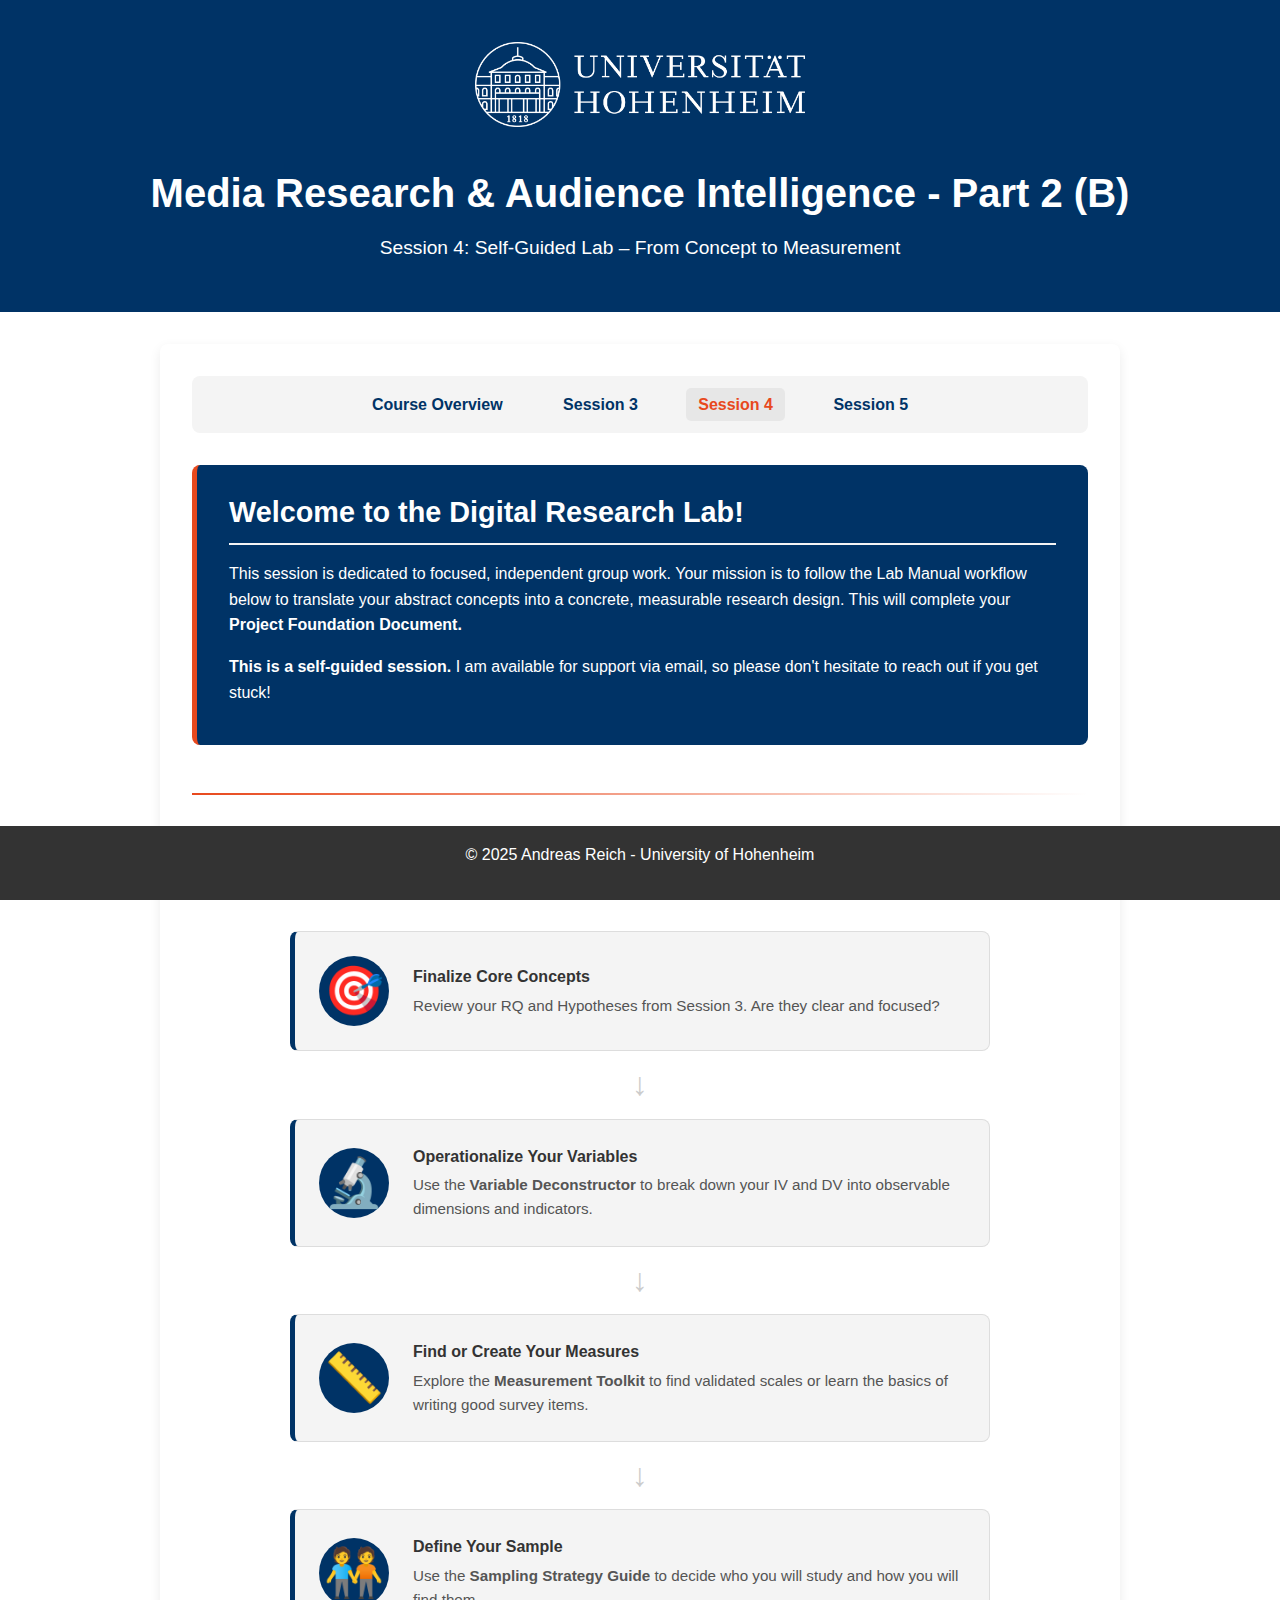
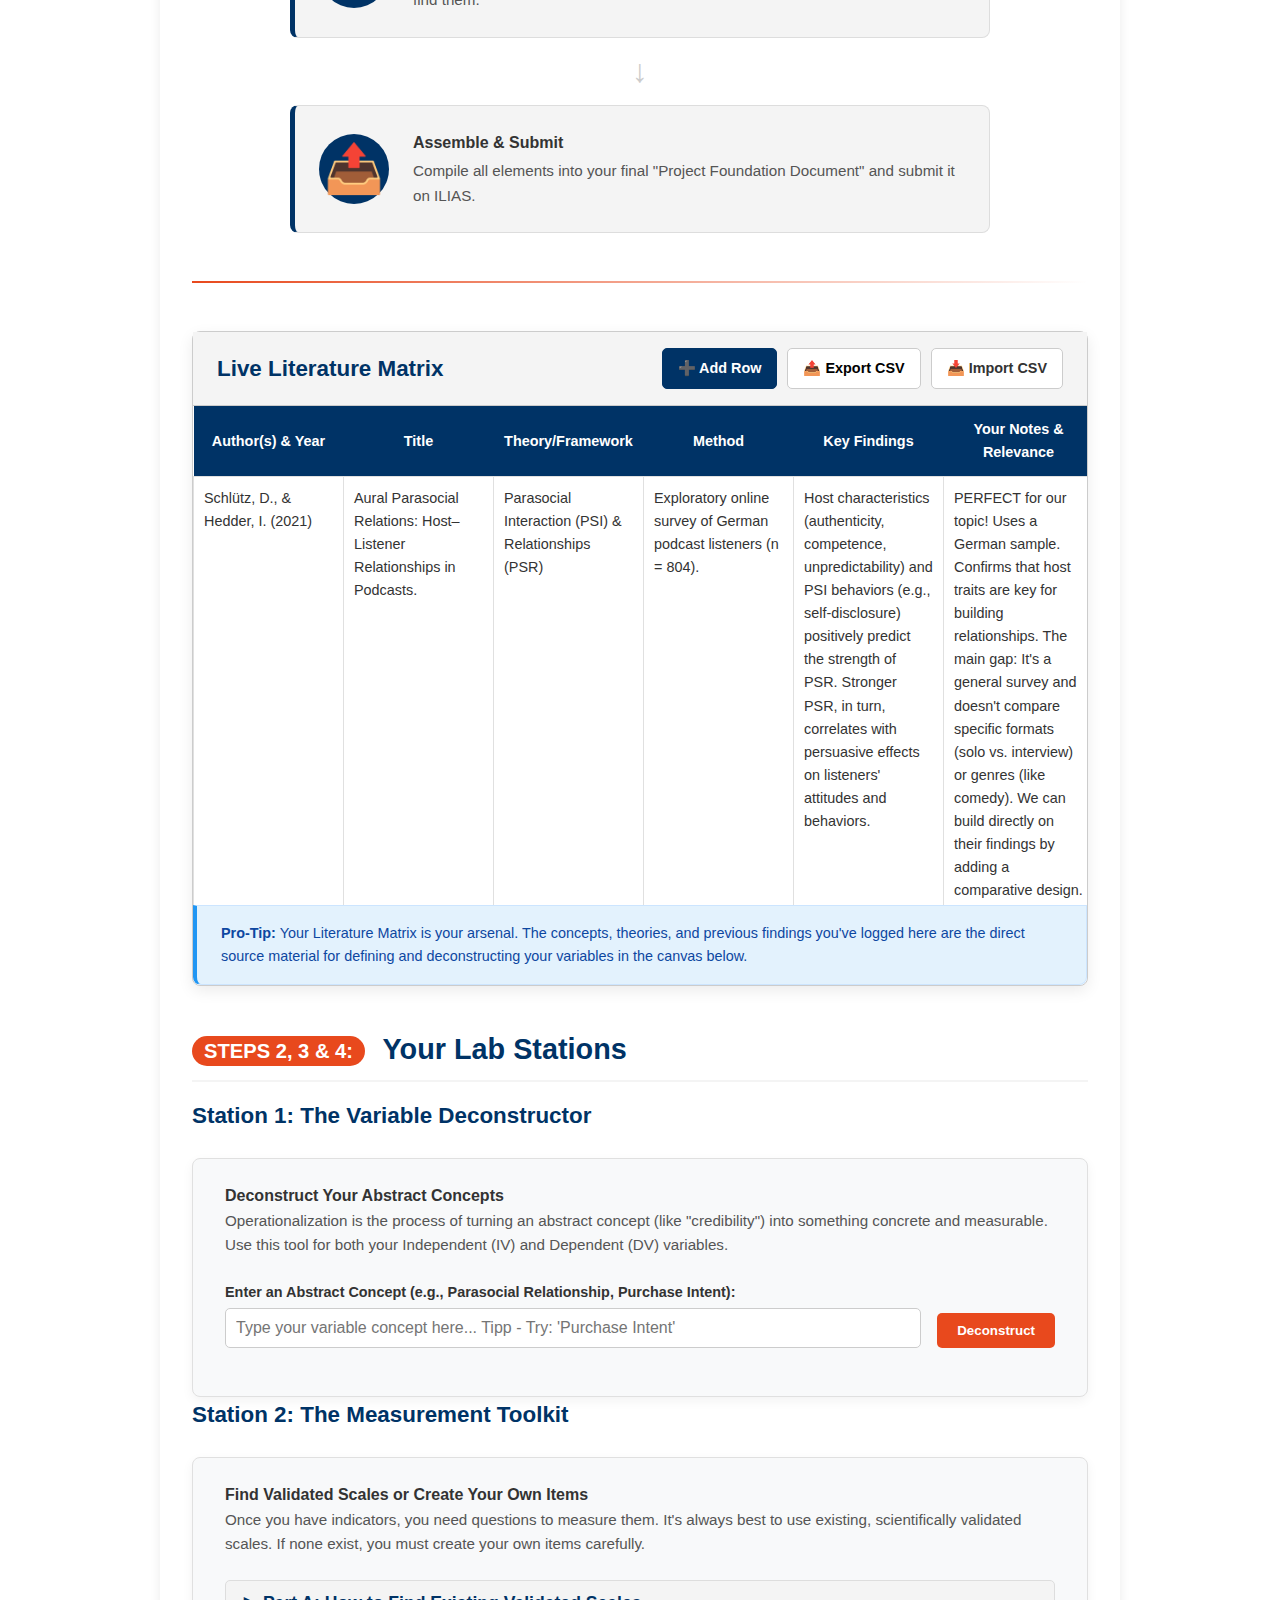
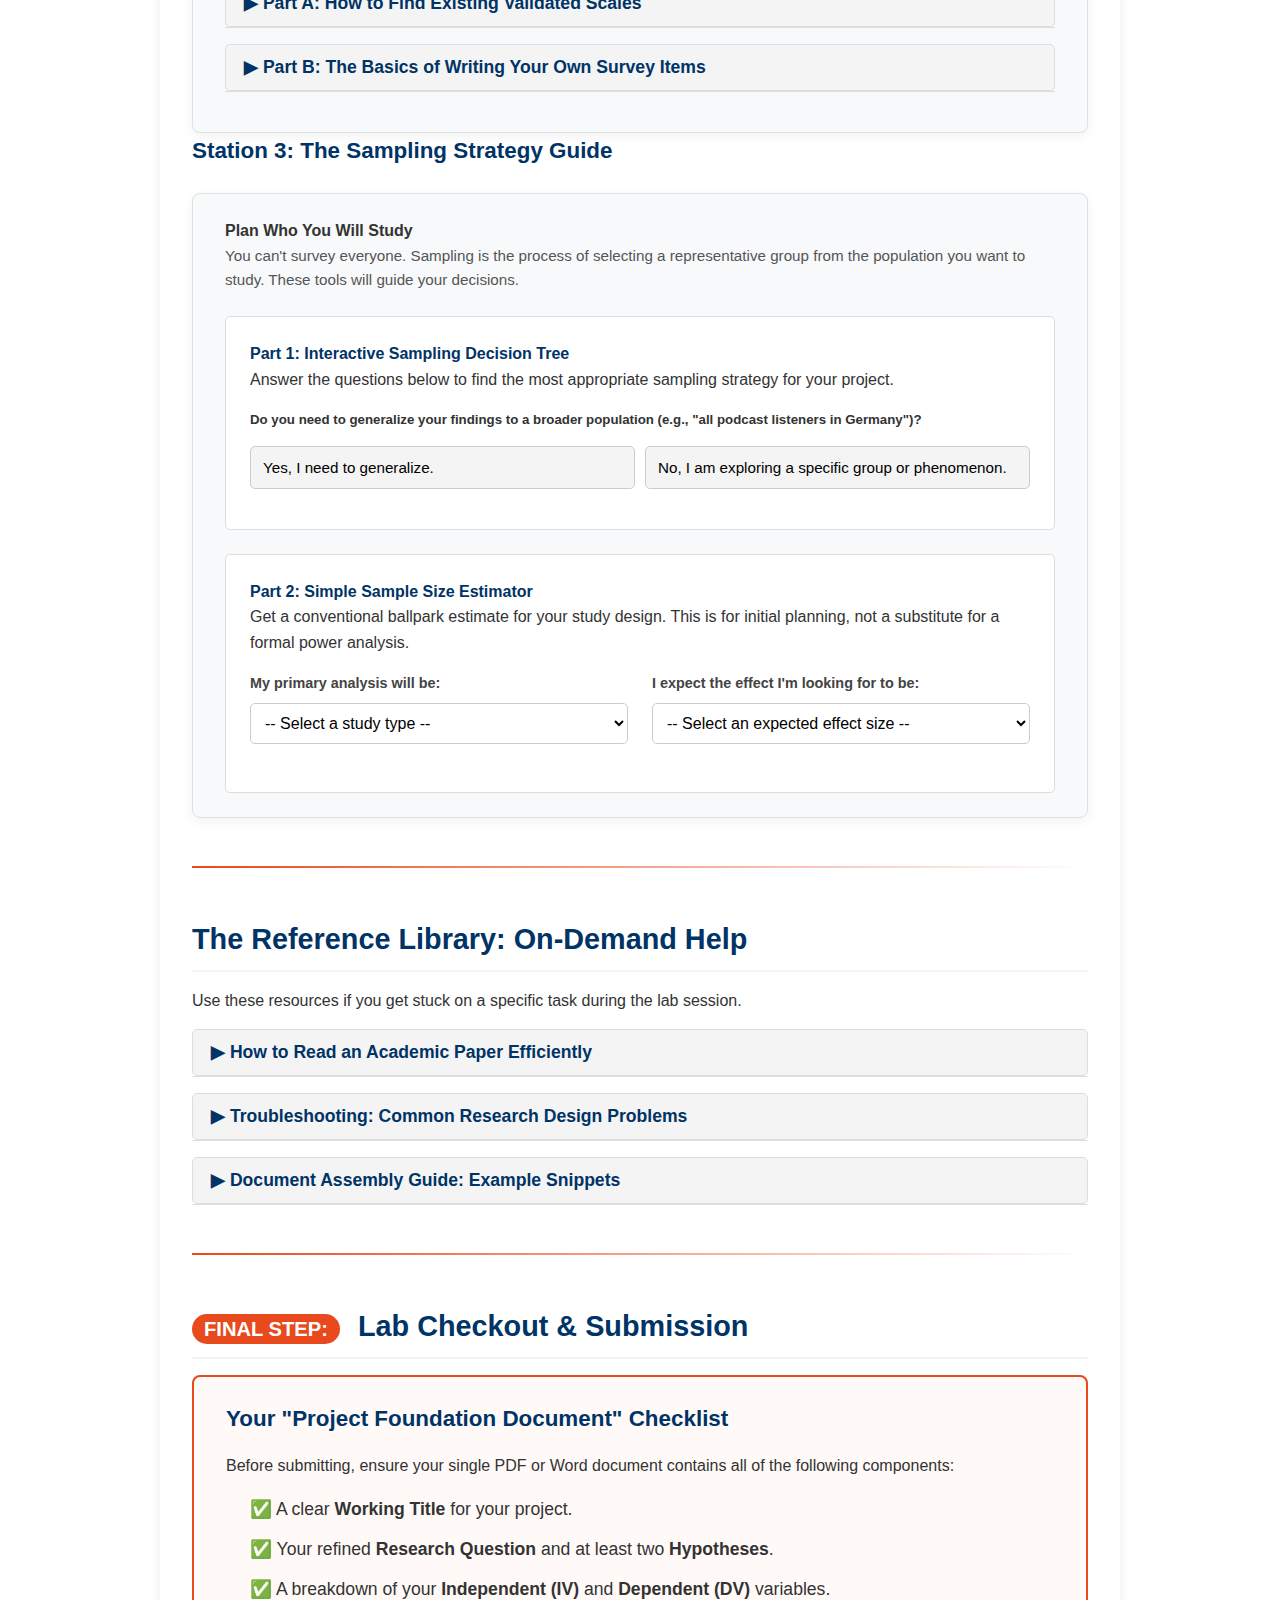
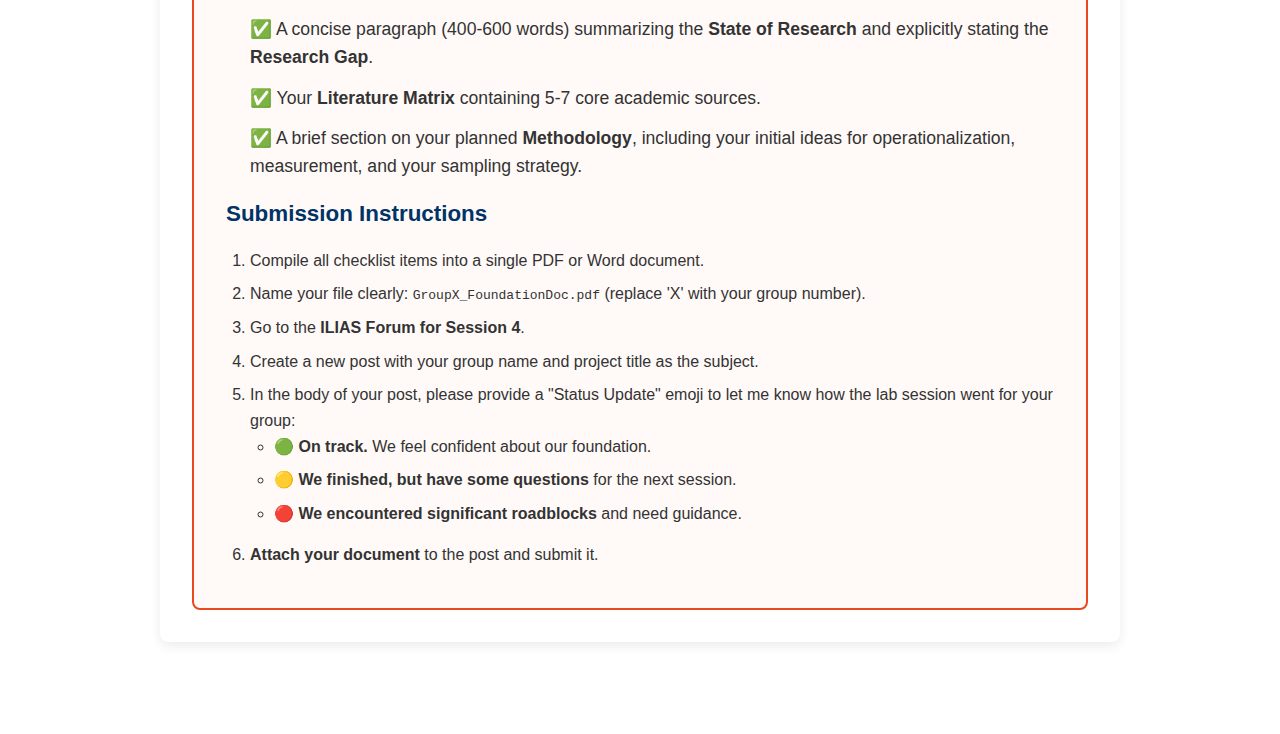
<file: session4.html>
<!DOCTYPE html>
<html lang="en">

<head>
    <meta charset="UTF-8">
    <meta name="viewport" content="width=device-width, initial-scale=1.0">
    <meta name="author" content="Andreas Reich">
    <title>Session 4: From Concept to Measurement – Media Research WS 2025/26</title>
    <link rel="stylesheet" href="style.css">
    <link rel="stylesheet" href="session2.css"> <!-- Reusing some component styles -->
    <link rel="stylesheet" href="session3.css">
    <link rel="stylesheet" href="session4.css">
    <link rel="stylesheet" href="literature-matrix-tool.css">

</head>

<body>

    <header>
        <a href="https://www.uni-hohenheim.de" target="_blank">
            <img src="uni-logo-de_hoh_weiss.png" alt="Universität Hohenheim Logo" class="uni-logo">
        </a>
        <h1>Media Research & Audience Intelligence - Part 2 (B)</h1>
        <p class="subtitle">Session 4: Self-Guided Lab – From Concept to Measurement</p>
    </header>

    <div class="container">
        <nav>
            <ul>
                <li><a href="index.html">Course Overview</a></li>
                <li><a href="session3.html">Session 3</a></li>
                <li><a href="session4.html" class="active">Session 4</a></li>
                <li><a href="session5.html">Session 5</a></li>
            </ul>
        </nav>

        <main>
            <div class="lab-welcome-box" id="s4-welcome">
                <h2>Welcome to the Digital Research Lab!</h2>
                <p>This session is dedicated to focused, independent group work. Your mission is to follow the Lab
                    Manual workflow below to translate your abstract concepts into a concrete, measurable research
                    design. This will complete your <strong>Project Foundation Document.</strong></p>
                <p><strong>This is a self-guided session.</strong> I am available for support via email, so please don't
                    hesitate to reach out if you get stuck!</p>
            </div>

            <hr class="section-divider">

            <section id="s4-workflow">
                <h2><span>Step 1:</span> The Lab Manual: Your Workflow</h2>
                <div class="workflow-steps">
                    <div class="workflow-step">
                        <div class="workflow-icon">🎯</div>
                        <div class="workflow-text">
                            <h4>Finalize Core Concepts</h4>
                            <p>Review your RQ and Hypotheses from Session 3. Are they clear and focused?</p>
                        </div>
                    </div>
                    <div class="workflow-arrow">↓</div>
                    <div class="workflow-step">
                        <div class="workflow-icon">🔬</div>
                        <div class="workflow-text">
                            <h4>Operationalize Your Variables</h4>
                            <p>Use the <strong>Variable Deconstructor</strong> to break down your IV and DV into
                                observable dimensions and indicators.</p>
                        </div>
                    </div>
                    <div class="workflow-arrow">↓</div>
                    <div class="workflow-step">
                        <div class="workflow-icon">📏</div>
                        <div class="workflow-text">
                            <h4>Find or Create Your Measures</h4>
                            <p>Explore the <strong>Measurement Toolkit</strong> to find validated scales or learn the
                                basics of writing good survey items.</p>
                        </div>
                    </div>
                    <div class="workflow-arrow">↓</div>
                    <div class="workflow-step">
                        <div class="workflow-icon">🧑‍🤝‍🧑</div>
                        <div class="workflow-text">
                            <h4>Define Your Sample</h4>
                            <p>Use the <strong>Sampling Strategy Guide</strong> to decide who you will study and how you
                                will find them.</p>
                        </div>
                    </div>
                    <div class="workflow-arrow">↓</div>
                    <div class="workflow-step">
                        <div class="workflow-icon">📤</div>
                        <div class="workflow-text">
                            <h4>Assemble & Submit</h4>
                            <p>Compile all elements into your final "Project Foundation Document" and submit it on
                                ILIAS.</p>
                        </div>
                    </div>
                </div>
            </section>

            <hr class="section-divider">

            <div id="lit-matrix-tool">
                <div class="lit-matrix-header">
                    <h3>Live Literature Matrix</h3>
                    <div class="lit-matrix-controls">
                        <button id="matrix-add-row-btn" class="tool-btn add-btn">➕ Add Row</button>
                        <button id="matrix-export-csv-btn" class="tool-btn export-btn">📤 Export CSV</button>
                        <label for="matrix-import-csv-input" class="tool-btn import-btn">📥 Import CSV</label>
                        <input type="file" id="matrix-import-csv-input" accept=".csv" style="display: none;">
                    </div>
                </div>
                <div class="lit-matrix-table-wrapper">
                    <table>
                        <thead>
                            <tr>
                                <th>Author(s) & Year</th>
                                <th>Title</th>
                                <th>Theory/Framework</th>
                                <th>Method</th>
                                <th>Key Findings</th>
                                <th class="notes-col">Your Notes & Relevance</th>
                                <th class="actions-col">Actions</th>
                            </tr>
                        </thead>
                        <tbody id="lit-matrix-body">
                            <!-- Rows will be generated by JavaScript -->
                        </tbody>
                    </table>
                </div>
                <div class="didactic-bridge-box">
                    <p><strong>Pro-Tip:</strong> Your Literature Matrix is your arsenal. The concepts, theories, and
                        previous findings you've logged here are the direct source material for defining and
                        deconstructing your variables in the canvas below.</p>
                </div>
            </div>


            <section id="s4-lab-stations">
                <h2><span>Steps 2, 3 & 4:</span> Your Lab Stations</h2>

                <h3>Station 1: The Variable Deconstructor</h3>
                <div id="variable-deconstructor" class="lab-tool">
                    <div class="tool-intro">
                        <h4>Deconstruct Your Abstract Concepts</h4>
                        <p>Operationalization is the process of turning an abstract concept (like "credibility") into
                            something concrete and measurable. Use this tool for both your Independent (IV) and
                            Dependent (DV) variables.</p>
                    </div>
                    <div class="deconstructor-inputs">
                        <div class="input-group">
                            <label for="concept-input">Enter an Abstract Concept (e.g., Parasocial Relationship,
                                Purchase
                                Intent):</label>
                            <input type="text" id="concept-input" placeholder="Type your variable concept here... Tipp - Try: 'Purchase Intent'">
                        </div>
                        <button id="start-deconstruction-btn">Deconstruct</button>
                    </div>
                    <div id="deconstruction-canvas" class="canvas-hidden">
                        <h4 id="canvas-title">Operationalization Canvas for: </h4>
                        <div class="canvas-grid">
                            <!-- COLUMN 1: DIMENSIONS -->
                            <div class="canvas-column">
                                <label>1. Dimensions</label>
                                <p class="helper-text">Break the concept into smaller parts. (e.g., Credibility ->
                                    Expertise, Trustworthiness)</p>
                                <div id="dimensions-list" class="tag-list"></div>
                                <input type="text" id="dimension-input" placeholder="Type a dimension and press Enter">
                            </div>
                            <div class="canvas-arrow">→</div>
                            <!-- COLUMN 2: INDICATORS -->
                            <div class="canvas-column">
                                <label>2. Indicators</label>
                                <p class="helper-text">How could you observe or ask about these dimensions? Be concrete!
                                    (e.g., "Ask about host's qualifications")</p>
                                <div id="indicators-list" class="tag-list"></div>
                                <input type="text" id="indicator-input" placeholder="Type an indicator and press Enter">
                            </div>
                            <div class="canvas-arrow">→</div>
                            <!-- COLUMN 3: MEASUREMENT ITEMS (NEW) -->
                            <div class="canvas-column">
                                <label>3. Draft Measurement Item</label>
                                <p class="helper-text">How would you phrase this as a survey question or define it as a
                                    coding category?</p>
                                <div id="items-list" class="tag-list"></div>
                                <textarea id="item-input"
                                    placeholder="Type a draft question and press Enter"></textarea>
                            </div>
                        </div>
                    </div>
                </div>

                <h3>Station 2: The Measurement Toolkit</h3>
                <div id="measurement-toolkit" class="lab-tool">
                    <div class="tool-intro">
                        <h4>Find Validated Scales or Create Your Own Items</h4>
                        <p>Once you have indicators, you need questions to measure them. It's always best to use
                            existing, scientifically validated scales. If none exist, you must create your own items
                            carefully.</p>
                    </div>

                    <div class="collapsible-box">
                        <button type="button" class="collapsible-trigger">▶ Part A: How to Find Existing Validated
                            Scales</button>
                        <div class="collapsible-content">
                            <p><strong>Why use existing scales?</strong> They have been pre-tested for reliability and
                                validity, making your research much stronger and more credible.</p>
                            <h5>Key Resources for Finding Scales:</h5>
                            <ul>
                                <li><strong>Google Scholar:</strong> Search for your concept + "scale" or "measurement"
                                    (e.g., <code>"parasocial interaction scale"</code>). Look for highly cited papers
                                    that introduce or validate a scale.</li>
                                <li><strong>Communication & Mass Media Complete (EBSCO):</strong> A core database with
                                    many studies that detail their measurement instruments.</li>
                                <li><strong>GESIS ZIS:</strong> A major German-language collection of social science
                                    measurement instruments.</li>
                                <li><strong>APA PsycTests:</strong> A database from the American Psychological
                                    Association dedicated to tests and measures.</li>
                            </ul>
                            <div class="toolkit-example">
                                <strong>Example: Finding the Parasocial Interaction Scale</strong>
                                <ol>
                                    <li>Search Google Scholar for <code>"parasocial interaction scale Rubin"</code>.
                                    </li>
                                    <li>Find the original 1985 paper by Rubin, Perse, & Powell.</li>
                                    <li>The paper will list the exact items used, such as: <em>"The host of my favorite
                                            program makes me feel comfortable, as if I am with a friend."</em> (rated on
                                        a
                                        5-point scale).</li>
                                    <li>You can now use this validated scale in your own questionnaire.</li>
                                </ol>
                            </div>
                        </div>
                    </div>

                    <div class="collapsible-box">
                        <button type="button" class="collapsible-trigger">▶ Part B: The Basics of Writing Your Own
                            Survey
                            Items</button>
                        <div class="collapsible-content">
                            <p>If you absolutely cannot find an existing scale, follow these rules to write your own
                                items (questions).</p>
                            <div id="item-writing-clinic">
                                <div class="bad-good-example">
                                    <h6>Problem: Double-Barreled Question</h6>
                                    <p class="bad-item">❌ "Do you find the podcast host funny and trustworthy?"</p>
                                    <button class="fix-it-btn">Show Fix</button>
                                    <div class="fix-explanation">
                                        <p class="good-item">✅ <strong>Fix:</strong> Split into two questions.</p>
                                        <p class="explanation"><strong>Why:</strong> A respondent might find the host
                                            funny but not trustworthy (or vice-versa). Forcing a single 'yes/no' answer
                                            provides inaccurate data. Always ask about one single concept per question.
                                        </p>
                                    </div>
                                </div>

                                <div class="bad-good-example">
                                    <h6>Problem: Leading Question</h6>
                                    <p class="bad-item">❌ "Don't you agree that the long-form podcast format is superior
                                        for in-depth analysis?"</p>
                                    <button class="fix-it-btn">Show Fix</button>
                                    <div class="fix-explanation">
                                        <p class="good-item">✅ <strong>Fix:</strong> "To what extent do you agree that
                                            the long-form podcast format is effective for in-depth analysis?"</p>
                                        <p class="explanation"><strong>Why:</strong> The original phrasing pressures the
                                            respondent to agree. A neutral question using a scale (e.g., Strongly
                                            Disagree to Strongly Agree) removes this bias and captures a wider range of
                                            opinions.</p>
                                    </div>
                                </div>

                                <div class="bad-good-example">
                                    <h6>Problem: Vague Quantifier</h6>
                                    <p class="bad-item">❌ "Do you regularly listen to podcasts while commuting?"</p>
                                    <button class="fix-it-btn">Show Fix</button>
                                    <div class="fix-explanation">
                                        <p class="good-item">✅ <strong>Fix:</strong> "On how many days during a typical
                                            week do you listen to podcasts while commuting?" (0 days, 1-2 days, 3-4
                                            days, 5+ days)</p>
                                        <p class="explanation"><strong>Why:</strong> "Regularly" is subjective and means
                                            different things to different people. Providing concrete, objective response
                                            options ensures that every answer is comparable and the data is clean.</p>
                                    </div>
                                </div>
                            </div>
                            <div class="item-checker-tool">
                                <h5>Interactive Item Checker</h5>
                                <p>Paste your draft survey question below to check for common errors.</p>
                                <input type="text" id="item-checker-input"
                                    placeholder="e.g., Do you find the podcast host funny and trustworthy?">
                                <div id="item-checker-feedback"></div>
                            </div>
                        </div>
                    </div>
                </div>

                <h3>Station 3: The Sampling Strategy Guide</h3>
                <div id="sampling-guide" class="lab-tool">
                    <div class="tool-intro">
                        <h4>Plan Who You Will Study</h4>
                        <p>You can't survey everyone. Sampling is the process of selecting a representative group from
                            the population you want to study. These tools will guide your decisions.</p>
                    </div>

                    <!-- NEW INTERACTIVE DECISION TREE -->
                    <div class="interactive-guide-section">
                        <h4>Part 1: Interactive Sampling Decision Tree</h4>
                        <p>Answer the questions below to find the most appropriate sampling strategy for your project.
                        </p>
                        <div id="sampling-tree">
                            <!-- Question 1 -->
                            <div class="tree-node" id="node-1">
                                <h5>Do you need to generalize your findings to a broader population (e.g., "all podcast
                                    listeners in Germany")?</h5>
                                <div class="tree-options">
                                    <button data-next="node-prob">Yes, I need to generalize.</button>
                                    <button data-next="node-nonprob">No, I am exploring a specific group or
                                        phenomenon.</button>
                                </div>
                            </div>
                            <!-- Question 2 (Probability Path) -->
                            <div class="tree-node hidden" id="node-prob">
                                <h5>Do you have a complete list of every single person in your target population?</h5>
                                <div class="tree-options">
                                    <button data-next="rec-srs">Yes, I have a full list.</button>
                                    <button data-next="rec-prob-no">No, a full list is impossible to get.</button>
                                </div>
                            </div>
                            <!-- Question 2 (Non-Probability Path) -->
                            <div class="tree-node hidden" id="node-nonprob">
                                <h5>How will you find your participants?</h5>
                                <div class="tree-options">
                                    <button data-next="rec-convenience">Based on who is easiest to reach (e.g.,
                                        students, social media).</button>
                                    <button data-next="rec-purposive">By targeting a specific group with certain
                                        characteristics (e.g., listeners of a specific podcast).</button>
                                    <button data-next="rec-snowball">By asking initial participants to refer
                                        others.</button>
                                </div>
                            </div>

                            <!-- Recommendations -->
                            <div class="tree-recommendation hidden" id="rec-srs">
                                <h5>Recommendation: Probability Sampling (e.g., Simple Random Sample)</h5>
                                <p><strong>Why:</strong> You need to generalize and have a list of the entire
                                    population. This method is the gold standard for representativeness, but it is
                                    extremely difficult and often impractical for student projects. You must have a
                                    strong justification for why this is feasible.</p>
                            </div>
                            <div class="tree-recommendation hidden" id="rec-prob-no">
                                <h5>Recommendation: Re-evaluate Feasibility</h5>
                                <p><strong>Analysis:</strong> You want to generalize (requiring probability sampling)
                                    but don't have a list of the population. This makes true probability sampling nearly
                                    impossible. For your project, you will almost certainly need to switch to a
                                    non-probability approach and acknowledge this as a key limitation of your study.</p>
                            </div>
                            <div class="tree-recommendation hidden" id="rec-convenience">
                                <h5>Recommendation: Non-Probability: Convenience Sampling</h5>
                                <p><strong>Why:</strong> This is the most common and feasible method for student
                                    projects. It's fast and efficient. <strong>Your Task:</strong> In your report, you
                                    must clearly state that your results are not generalizable and describe the
                                    potential biases of your sample (e.g., "Our sample consisted primarily of university
                                    students, which may not reflect the views of the broader population.").</p>
                            </div>
                            <div class="tree-recommendation hidden" id="rec-purposive">
                                <h5>Recommendation: Non-Probability: Purposive Sampling</h5>
                                <p><strong>Why:</strong> Your research focuses on a very specific niche, and you need to
                                    ensure your participants have the required experience or characteristics.
                                    <strong>Your Task:</strong> In your report, clearly define your inclusion criteria
                                    (e.g., "participants had to have listened to at least 10 episodes of the 'XYZ'
                                    podcast") and justify why this specific group was necessary for your research
                                    question.
                                </p>
                            </div>
                            <div class="tree-recommendation hidden" id="rec-snowball">
                                <h5>Recommendation: Non-Probability: Snowball Sampling</h5>
                                <p><strong>Why:</strong> This is ideal when your target population is hard to find or
                                    part of a hidden community. <strong>Your Task:</strong> In your report, describe
                                    your initial "seeds" (the first participants) and acknowledge that this method can
                                    lead to a homogenous sample, as people tend to refer others who are similar to
                                    themselves.</p>
                            </div>
                        </div>
                        <button id="reset-tree-btn" class="hidden">Start Over</button>
                    </div>

                    <!-- NEW SIMPLE SAMPLE SIZE ESTIMATOR -->
                    <div class="interactive-guide-section">
                        <h4>Part 2: Simple Sample Size Estimator</h4>
                        <p>Get a conventional ballpark estimate for your study design. This is for initial planning, not
                            a substitute for a formal power analysis.</p>
                        <div id="sample-size-estimator">
                            <div class="estimator-inputs">
                                <div class="form-group">
                                    <label for="study-type">My primary analysis will be:</label>
                                    <select id="study-type">
                                        <option value="">-- Select a study type --</option>
                                        <option value="corr">A correlation (relationship between two variables)</option>
                                        <option value="t-test">A t-test (comparing two groups)</option>
                                        <option value="anova">An ANOVA (comparing three or more groups)</option>
                                    </select>
                                </div>
                                <div class="form-group">
                                    <label for="effect-size">I expect the effect I'm looking for to be:</label>
                                    <select id="effect-size">
                                        <option value="">-- Select an expected effect size --</option>
                                        <option value="small">Small (subtle, hard to detect)</option>
                                        <option value="medium">Medium (noticeable, a common assumption)</option>
                                        <option value="large">Large (strong, obvious)</option>
                                    </select>
                                </div>
                            </div>
                            <div id="sample-size-result" class="hidden">
                                <h5>Conventional Sample Size Suggestion:</h5>
                                <p id="sample-size-output"></p>
                                <small>This is a common estimate for achieving ~80% statistical power with an alpha of
                                    .05. You must state in your report that this is a conventional estimate and discuss
                                    the limitations.</small>
                            </div>
                        </div>
                    </div>
                </div>

            </section>

            <hr class="section-divider">


            <section id="s4-reference-library">
                <h2>The Reference Library: On-Demand Help</h2>
                <p>Use these resources if you get stuck on a specific task during the lab session.</p>

                <div class="collapsible-box">
                    <button type="button" class="collapsible-trigger">▶ How to Read an Academic Paper
                        Efficiently</button>
                    <div class="collapsible-content">
                        <ol>
                            <li><strong>Read the Abstract:</strong> Get the 30,000-foot view. Does this paper seem
                                relevant at all?</li>
                            <li><strong>Read the Conclusion/Discussion:</strong> The authors summarize their key
                                findings, contributions, and limitations here. This tells you the main takeaway and
                                where future research (your project!) could go.</li>
                            <li><strong>Skim the Introduction:</strong> Understand the research gap they identified and
                                the core argument they are making.</li>
                            <li><strong>Scan the Methods & Results:</strong> Only if the paper is highly relevant,
                                examine the "how" and the "what". Don't get bogged down in complex statistics; focus on
                                the description of the variables and the summary of the findings.</li>
                        </ol>
                    </div>
                </div>

                <div class="collapsible-box">
                    <button type="button" class="collapsible-trigger">▶ Troubleshooting: Common Research Design
                        Problems</button>
                    <div class="collapsible-content">
                        <p><strong>Problem: "I can't find ANY literature on my topic!"</strong><br>
                            <strong>Solution:</strong> Your topic is likely too specific. Broaden your keywords. Instead
                            of "host authenticity in German true-crime podcasts," search for "source credibility in
                            podcasts" or "parasocial relationships and trust."
                        </p>
                        <p><strong>Problem: "I found TOO MUCH literature!"</strong><br>
                            <strong>Solution:</strong> Your topic is too broad. Narrow your scope. Add limiting keywords
                            like a specific country ("Germany"), a specific platform ("TikTok"), a specific genre ("news
                            podcasts"), or a specific demographic ("young adults").
                        </p>
                        <p><strong>Problem: "My variables are qualitative (e.g., 'community feeling'). How do I
                                operationalize them?"</strong><br>
                            <strong>Solution:</strong> This is where theory and previous literature are essential. Look
                            at how seminal papers on your concept <strong>defined</strong> and <strong>measured</strong>
                            it. Did they measure
                            'community' as the frequency of user comments, the use of inclusive language ("we," "our
                            community"), or through survey items asking about a 'sense of belonging'? Your job is to
                            adopt or adapt their established measurement strategy.
                        </p>
                        <p><strong>Problem: "How do I properly cite a scale I found in another paper?"</strong><br>
                            <strong>Solution:</strong> You must always cite the <strong>original source</strong> that
                            developed and validated the scale, not just the recent paper where you found it. This shows
                            you've done your due diligence. For example: 'To measure parasocial interaction, we used the
                            10-item scale originally developed by <code>Rubin, Perse, and Powell (1985)</code>.'
                        </p>
                    </div>
                </div>

                <div class="collapsible-box">
                    <button type="button" class="collapsible-trigger">▶ Document Assembly Guide: Example
                        Snippets</button>
                    <div class="collapsible-content">
                        <p><strong>Purpose:</strong> These snippets are not meant to be copied directly. They are
                            templates to guide your structure, academic tone, and the level of detail required. Use them
                            as a model for your own writing.</p>

                        <h4>Example for "State of Research & Research Gap" Section</h4>
                        <blockquote>
                            Previous research has firmly established that parasocial relationships (PSR) are a key
                            driver of listener loyalty and engagement in broadcast media (<code>Author, 2022</code>).
                            Studies have often measured PSR using the scale developed by
                            <code>Rubin et al. (1985)</code> and have typically focused on television personalities or
                            major influencers (<code>Author, 2021</code>). However, the role of host self-disclosure in
                            fostering these relationships within the specific, intimate context of niche educational
                            podcasts remains underexplored. While the effects of PSR are known, the mechanisms that
                            build it in audio-only environments are less understood. Therefore, our project addresses
                            this research gap by investigating how different levels of host vulnerability impact the
                            formation of PSR among listeners of educational podcasts.
                        </blockquote>

                        <h4>Example for "Methodology Plan" Section</h4>
                        <blockquote>
                            The independent variable, <strong>host self-disclosure</strong>, will be operationalized as
                            the presence or absence of a personal anecdote within the podcast introduction. The
                            dependent variable, <strong>parasocial relationship</strong>, will be measured using the
                            10-item Parasocial Interaction Scale (<code>Rubin et al., 1985</code>) on a 5-point Likert
                            scale.<br><br>
                            Our study will target German-speaking adults who listen to educational podcasts at least
                            once a week. We will employ a <strong>purposive sampling</strong> strategy, recruiting
                            participants from online forums and social media groups dedicated to popular science
                            podcasts. Based on conventions for a two-group comparison (t-test) with an expected medium
                            effect size, we will aim for a minimum sample size of <strong>128 participants</strong> (64
                            per condition).
                        </blockquote>
                    </div>
                </div>
            </section>

            <hr class="section-divider">

            <section id="s4-checkout">
                <h2><span>Final Step:</span> Lab Checkout & Submission</h2>
                <div class="submission-box">
                    <h3>Your "Project Foundation Document" Checklist</h3>
                    <p>Before submitting, ensure your single PDF or Word document contains all of the following
                        components:</p>
                    <ul class="submission-checklist">
                        <li>✅ A clear <strong>Working Title</strong> for your project.</li>
                        <li>✅ Your refined <strong>Research Question</strong> and at least two
                            <strong>Hypotheses</strong>.
                        </li>
                        <li>✅ A breakdown of your <strong>Independent (IV)</strong> and <strong>Dependent (DV)</strong>
                            variables.</li>
                        <li>✅ A concise paragraph (400-600 words) summarizing the <strong>State of Research</strong> and
                            explicitly stating the <strong>Research Gap</strong>.</li>
                        <li>✅ Your <strong>Literature Matrix</strong> containing 5-7 core academic sources.</li>
                        <li>✅ A brief section on your planned <strong>Methodology</strong>, including your initial ideas
                            for operationalization, measurement, and your sampling strategy.</li>
                    </ul>

                    <h3>Submission Instructions</h3>
                    <ol>
                        <li>Compile all checklist items into a single PDF or Word document.</li>
                        <li>Name your file clearly: <code>GroupX_FoundationDoc.pdf</code> (replace 'X' with your group
                            number).</li>
                        <li>Go to the <strong>ILIAS Forum for Session 4</strong>.</li>
                        <li>Create a new post with your group name and project title as the subject.</li>
                        <li>In the body of your post, please provide a "Status Update" emoji to let me know how the lab
                            session went for your group:
                            <ul>
                                <li><strong>🟢 On track.</strong> We feel confident about our foundation.</li>
                                <li><strong>🟡 We finished, but have some questions</strong> for the next session.</li>
                                <li><strong>🔴 We encountered significant roadblocks</strong> and need guidance.</li>
                            </ul>
                        </li>
                        <li><strong>Attach your document</strong> to the post and submit it.</li>
                    </ol>
                </div>
            </section>
        </main>
    </div>

    <footer>
        <p>© 2025 Andreas Reich - University of Hohenheim</p>
    </footer>

    <script src="session4.js"></script>
    <script src="literature-matrix-tool.js" defer></script>

</body>

</html>
</file>
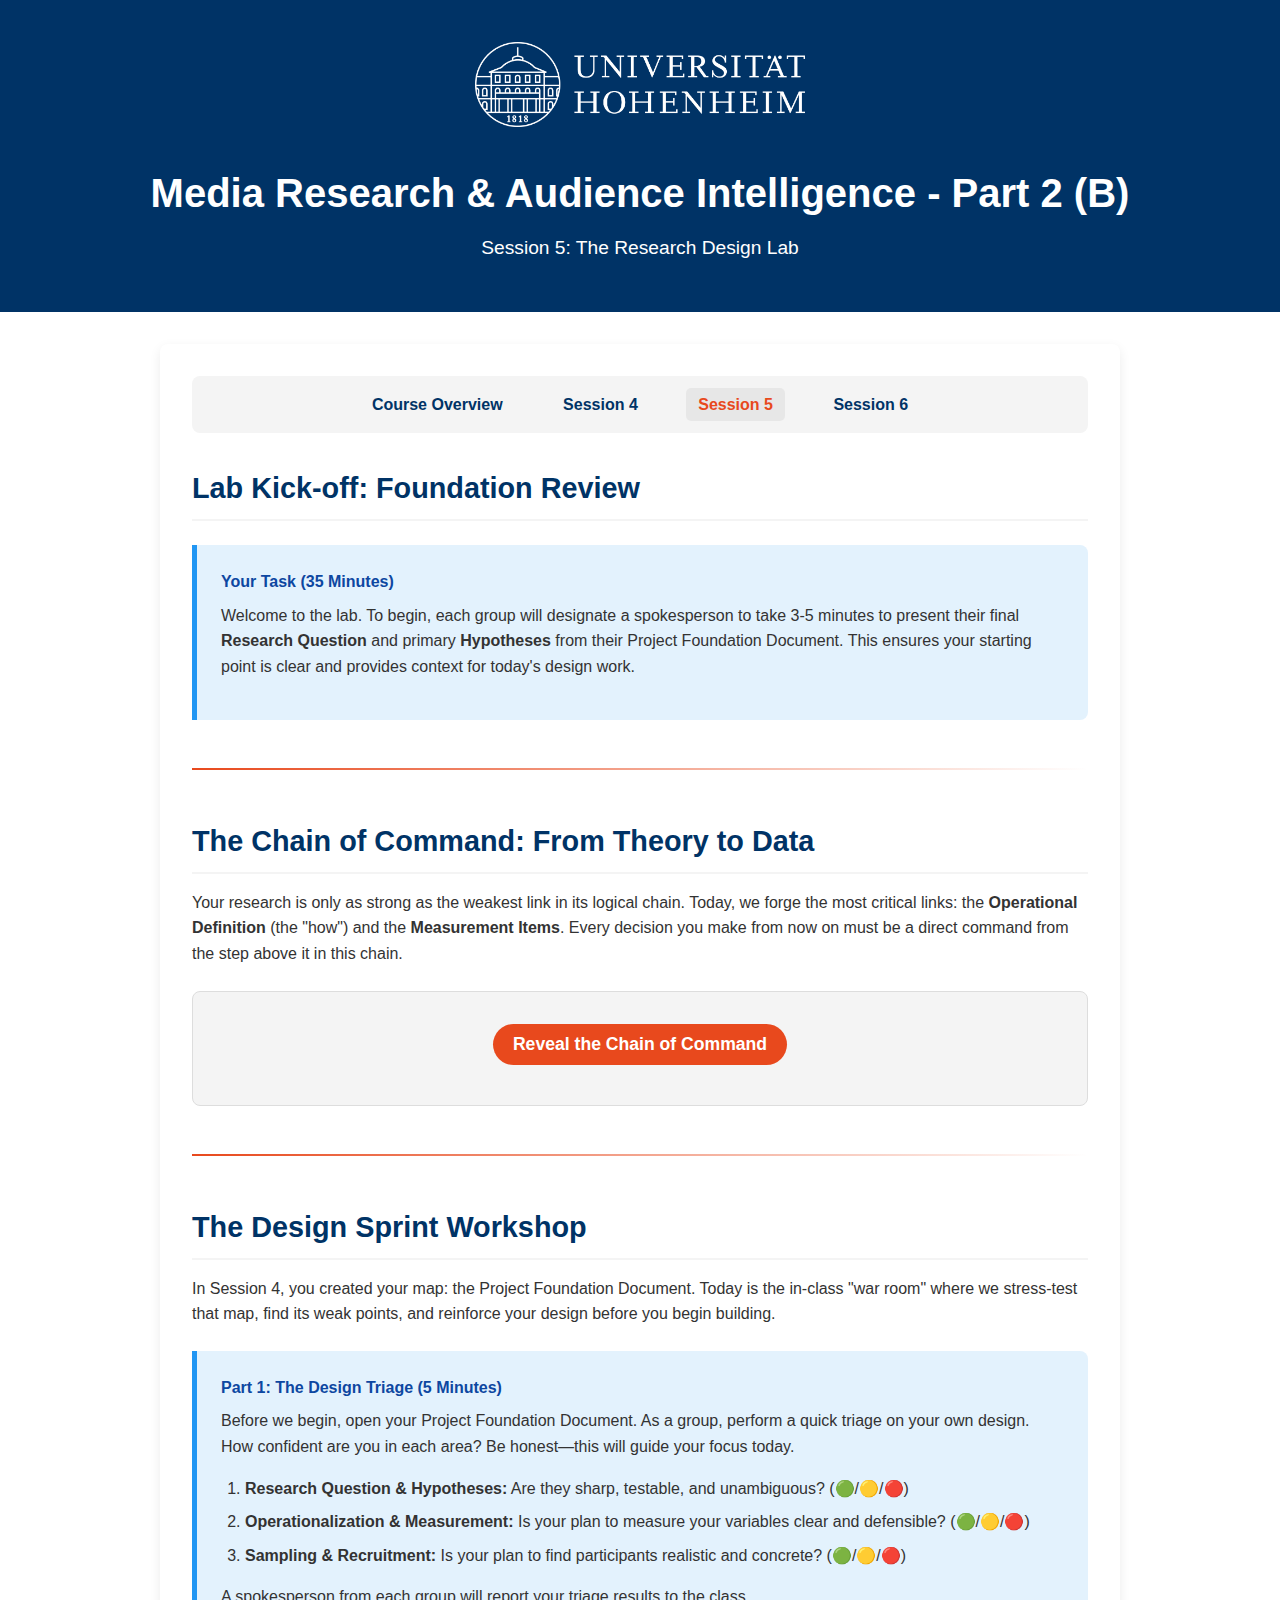
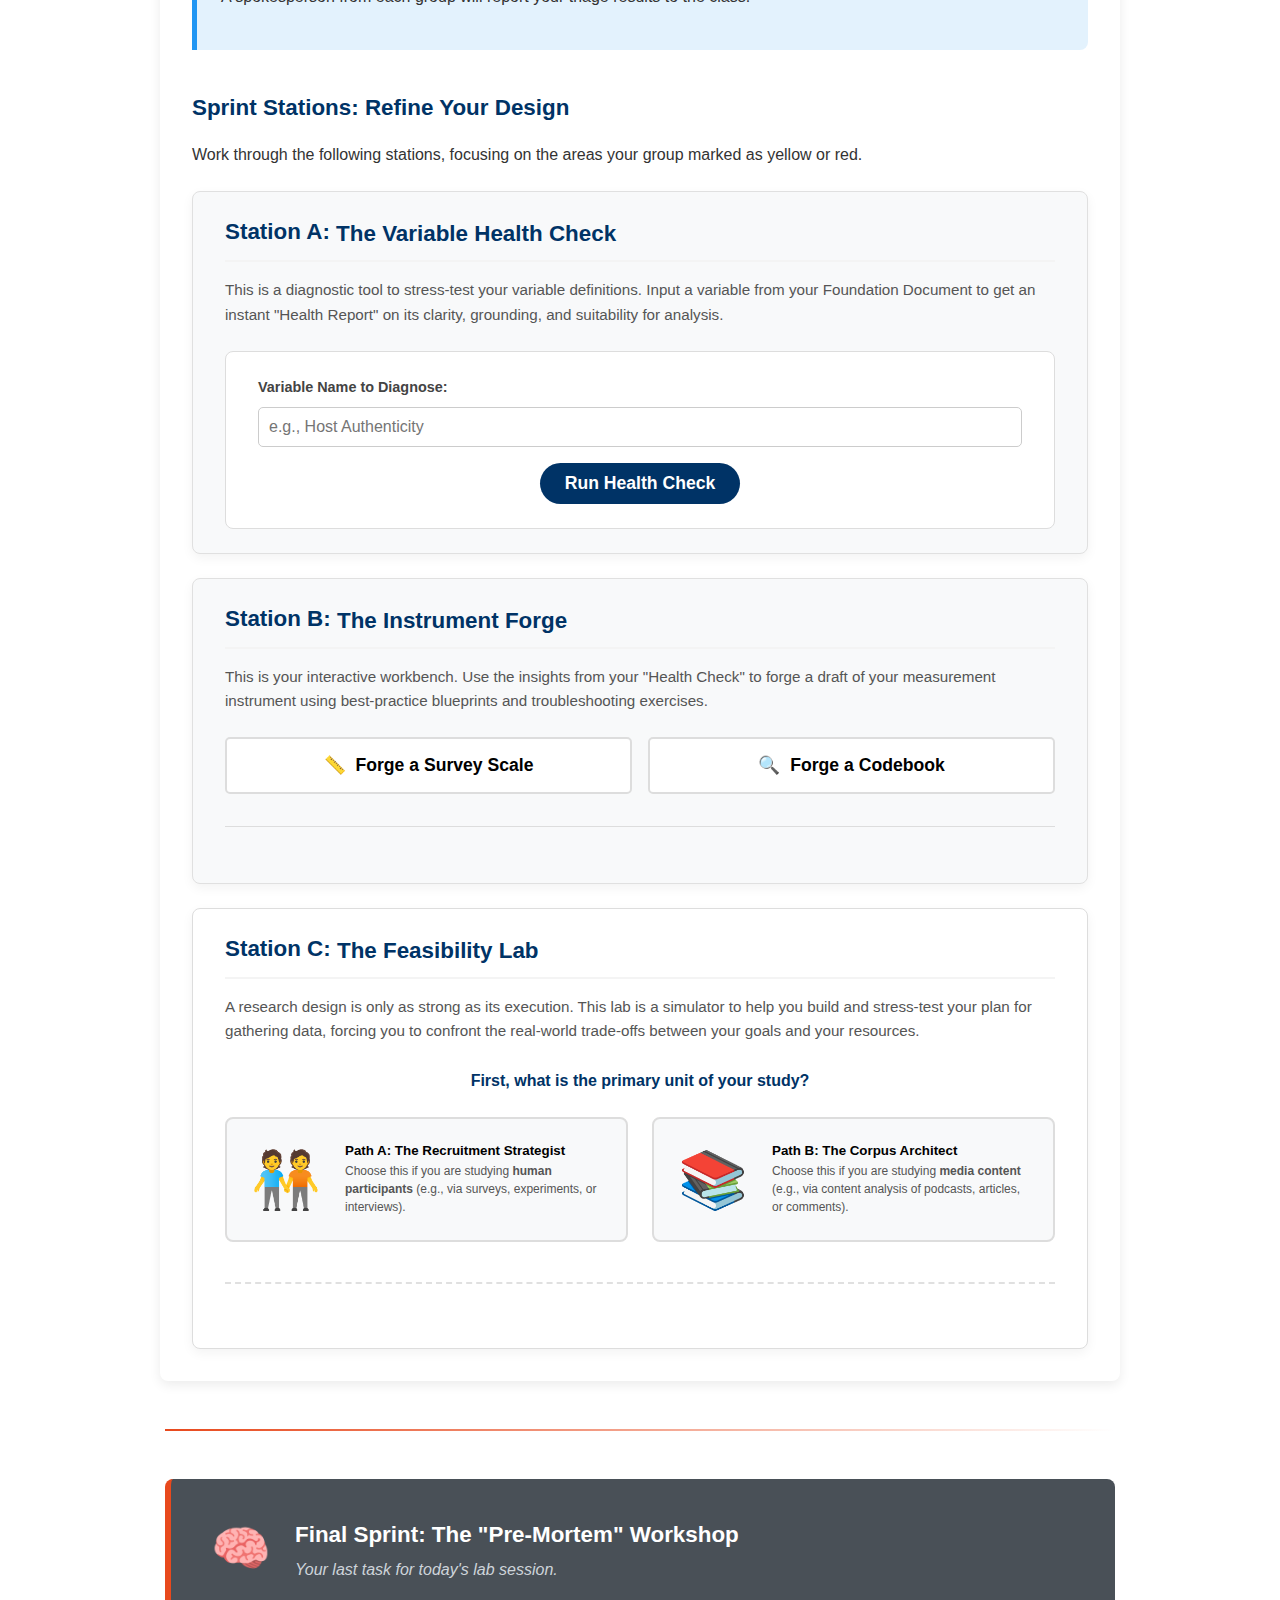
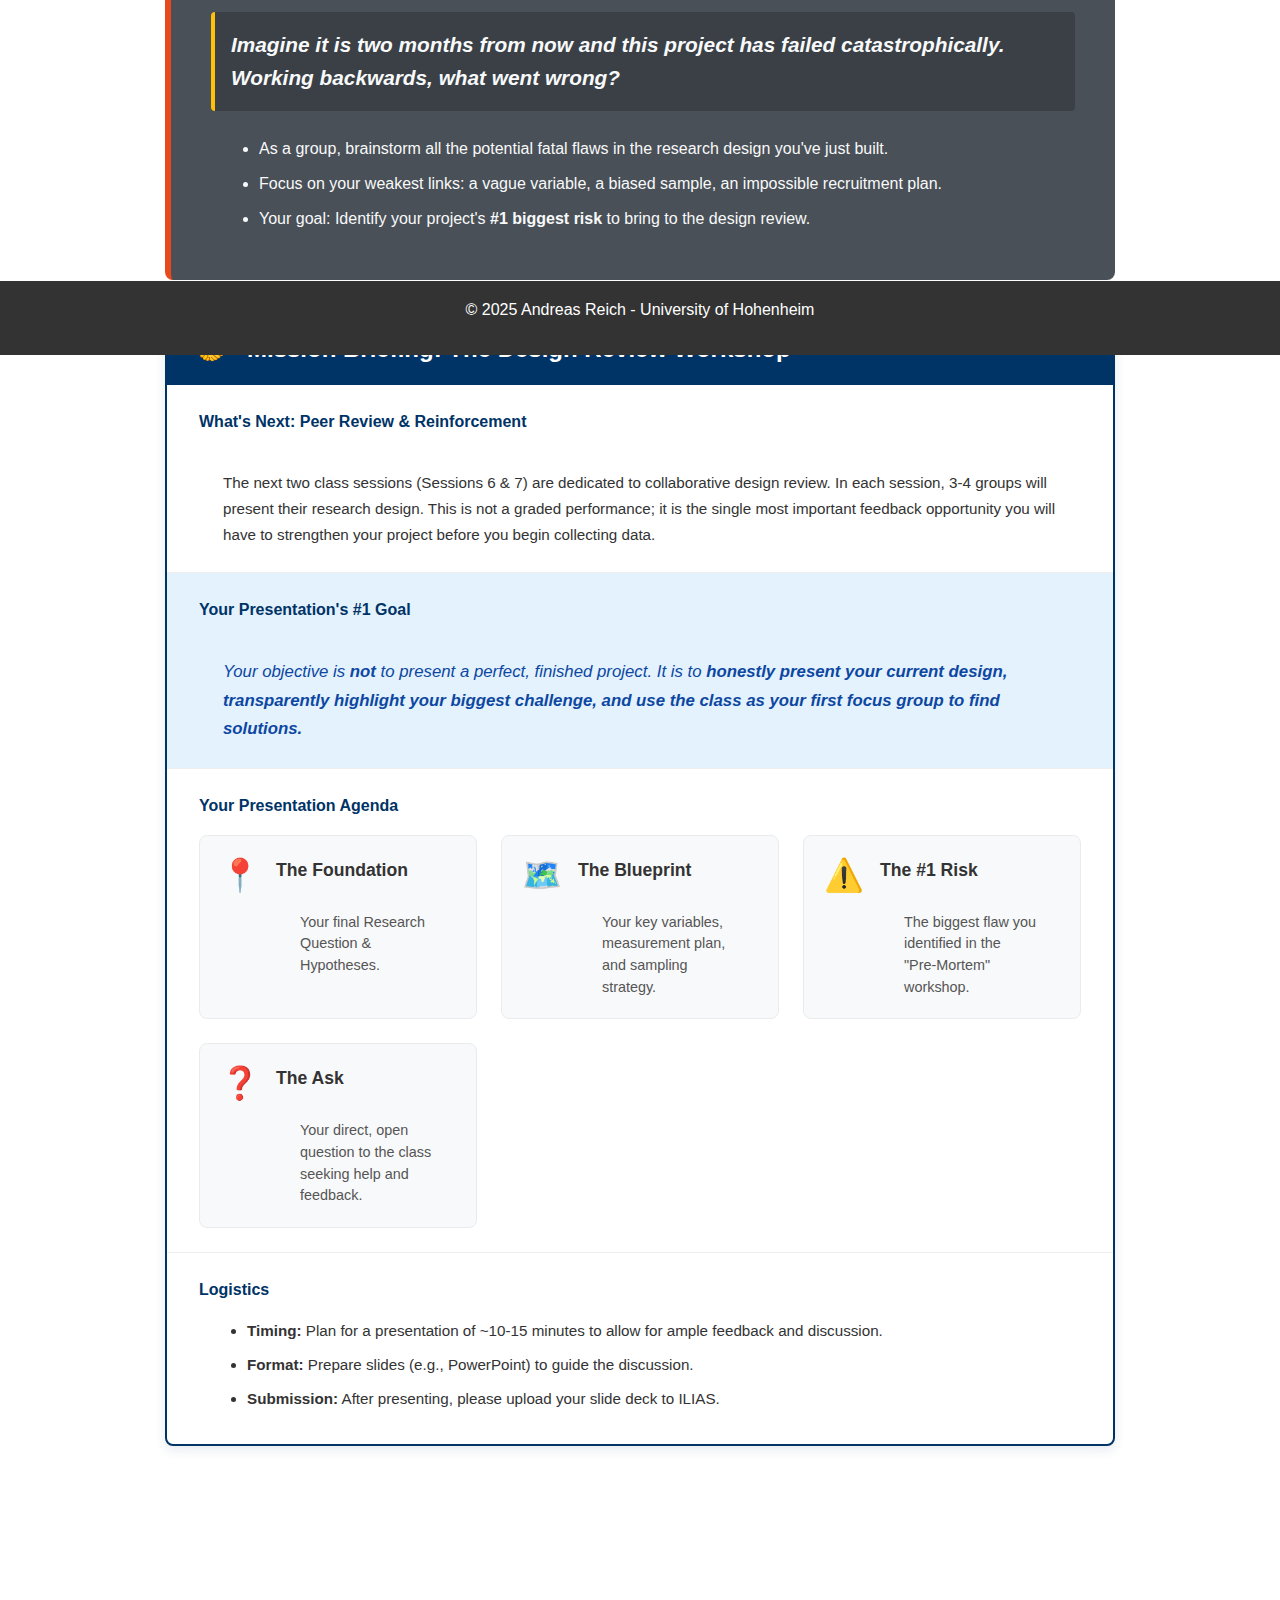
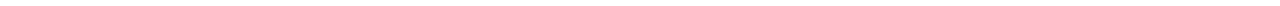
<file: session5.html>
<!DOCTYPE html>
<html lang="en">

<head>
    <meta charset="UTF-8">
    <meta name="viewport" content="width=device-width, initial-scale=1.0">
    <meta name="author" content="Andreas Reich">
    <title>Session 5: The Research Design Lab – Media Research WS 2025/26</title>
    <link rel="stylesheet" href="style.css">
    <link rel="stylesheet" href="session2.css">
    <link rel="stylesheet" href="session4.css">
    <link rel="stylesheet" href="session5.css"> <!-- We will create this file for unique styles -->
</head>

<body>

    <header>
        <a href="https://www.uni-hohenheim.de" target="_blank">
            <img src="uni-logo-de_hoh_weiss.png" alt="Universität Hohenheim Logo" class="uni-logo">
        </a>
        <h1>Media Research & Audience Intelligence - Part 2 (B)</h1>
        <p class="subtitle">Session 5: The Research Design Lab</p>
    </header>

    <div class="container">
        <nav>
            <ul>
                <li><a href="index.html">Course Overview</a></li>
                <li><a href="session4.html">Session 4</a></li>
                <li><a href="session5.html" class="active">Session 5</a></li>
                <li><a href="session6.html">Session 6</a></li>
            </ul>
        </nav>

        <main>
            <!-- =================================================================== -->
            <!-- SECTION 1: KICK-OFF & FOUNDATION REVIEW                           -->
            <!-- =================================================================== -->
            <section id="s5-kickoff">
                <h2>Lab Kick-off: Foundation Review</h2>
                <div class="workshop-task-box">
                    <h4>Your Task (35 Minutes)</h4>
                    <p>Welcome to the lab. To begin, each group will designate a spokesperson to take 3-5 minutes to
                        present their final <strong>Research Question</strong> and primary <strong>Hypotheses</strong>
                        from their Project Foundation Document. This ensures your starting point is clear and provides
                        context for today's design work.</p>
                </div>
            </section>

            <hr class="section-divider">

            <!-- =================================================================== -->
            <!-- SECTION 2: CORE DIDACTIC INPUT (REVISED & ENHANCED)               -->
            <!-- =================================================================== -->
            <section id="s5-didactic-input">
                <h2>The Chain of Command: From Theory to Data</h2>
                <p>Your research is only as strong as the weakest link in its logical chain. Today, we forge the most
                    critical links: the <strong>Operational Definition</strong> (the "how") and the <strong>Measurement
                        Items</strong>. Every
                    decision you make from now on must be a direct command from the step above it in this chain.</p>

                <div id="chain-of-command-visual" class="interactive-visual-container">
                    <button id="reveal-chain-btn">Reveal the Chain of Command</button>
                    <div class="chain-content">
                        <!-- ADDITION: data-tooltip attributes added to each step -->
                        <div class="chain-step" data-step="1"
                            data-tooltip="The overarching question that guides your entire study.">Research Question
                        </div>

                        <!-- ADDITION: div arrows replaced with SVG for animation -->
                        <div class="chain-arrow" data-step="1">
                            <svg width="20" height="40" xmlns="http://www.w3.org/2000/svg">
                                <line x1="10" y1="5" x2="10" y2="35" stroke-width="2" marker-end="url(#arrowhead)" />
                            </svg>
                        </div>

                        <div class="chain-step" data-step="2"
                            data-tooltip="The theories or frameworks from your literature review that inform your concepts.">
                            Theoretical Concepts</div>

                        <div class="chain-arrow" data-step="2">
                            <svg width="20" height="40">
                                <line x1="10" y1="5" x2="10" y2="35" stroke-width="2" marker-end="url(#arrowhead)" />
                            </svg>
                        </div>

                        <div class="chain-step" data-step="3"
                            data-tooltip="The specific, measurable representations of your theoretical concepts (e.g., IV and DV).">
                            Variables (IV/DV)</div>

                        <div class="chain-arrow" data-step="3">
                            <svg width="20" height="40">
                                <line x1="10" y1="5" x2="10" y2="35" stroke-width="2" marker-end="url(#arrowhead)" />
                            </svg>
                        </div>

                        <div class="chain-step" data-step="4"
                            data-tooltip="The 'dictionary definition' of your variable, based on literature. What does it mean?">
                            Conceptual Definition</div>

                        <div class="chain-arrow" data-step="4">
                            <svg width="20" height="40">
                                <line x1="10" y1="5" x2="10" y2="35" stroke-width="2" marker-end="url(#arrowhead)" />
                            </svg>
                        </div>

                        <div class="chain-step important" data-step="5"
                            data-tooltip="The 'how-to' guide for your variable. Exactly how will you measure or manipulate it? This is the bridge to your data.">
                            <strong>Operational Definition</strong>
                        </div>

                        <div class="chain-arrow" data-step="5">
                            <svg width="20" height="40">
                                <line x1="10" y1="5" x2="10" y2="35" stroke-width="2" marker-end="url(#arrowhead)" />
                            </svg>
                        </div>

                        <div class="chain-step" data-step="6"
                            data-tooltip="The final, specific questions in your survey or rules in your codebook used to capture the data.">
                            Measurement Items</div>
                    </div>
                </div>
            </section>

            <!-- ADDITION: SVG definitions needed for the arrowheads -->
            <svg width="0" height="0" style="position:absolute;">
                <defs>
                    <marker id="arrowhead" markerWidth="5" markerHeight="4" refX="0" refY="2" orient="auto"
                        markerUnits="strokeWidth">
                        <path d="M0,0 L5,2 L0,4 z" fill="#888" />
                    </marker>
                </defs>
            </svg>

            <hr class="section-divider">
            <!-- =================================================================== -->
            <!-- SECTION 3: THE DESIGN SPRINT WORKSHOP                             -->
            <!-- =================================================================== -->
            <section id="s5-design-sprint">
                <h2>The Design Sprint Workshop</h2>
                <p>In Session 4, you created your map: the Project Foundation Document. Today is the in-class "war room"
                    where we stress-test that map, find its weak points, and reinforce your design before you begin
                    building.</p>

                <!-- ------------------------------------------------------------------- -->
                <!-- TRIAGE: Assess Your Design                                        -->
                <!-- ------------------------------------------------------------------- -->
                <div class="workshop-task-box" id="sprint-triage">
                    <h4>Part 1: The Design Triage (5 Minutes)</h4>
                    <p>Before we begin, open your Project Foundation Document. As a group, perform a quick
                        triage on your own design. How confident are you in each area? Be honest—this will guide your
                        focus today.</p>
                    <ol>
                        <li><strong>Research Question & Hypotheses:</strong> Are they sharp, testable, and unambiguous?
                            (🟢/🟡/🔴)</li>
                        <li><strong>Operationalization & Measurement:</strong> Is your plan to measure your variables
                            clear and defensible? (🟢/🟡/🔴)</li>
                        <li><strong>Sampling & Recruitment:</strong> Is your plan to find participants realistic and
                            concrete? (🟢/🟡/🔴)</li>
                    </ol>
                    <p>A spokesperson from each group will report your triage results to the class.</p>
                </div>

                <h3 style="margin-top: 2.5rem;">Sprint Stations: Refine Your Design</h3>
                <p>Work through the following stations, focusing on the areas your group marked as yellow or red.</p>

                <!-- ------------------------------------------------------------------- -->
                <!-- SPRINT STATION A: THE VARIABLE HEALTH CHECK (REVISED)               -->
                <!-- ------------------------------------------------------------------- -->
                <div class="lab-tool" id="station-a-variables">
                    <h3><span>Station A:</span> The Variable Health Check</h3>
                    <div class="tool-intro">
                        <p>This is a diagnostic tool to stress-test your variable definitions. Input a variable from
                            your Foundation Document to get an instant "Health Report" on its clarity, grounding, and
                            suitability for analysis.</p>
                    </div>

                    <div id="variable-health-check">
                        <!-- STEP 1: INTAKE FORM -->
                        <div id="health-check-intake">
                            <div class="form-group">
                                <label for="hc-var-name">Variable Name to Diagnose:</label>
                                <input type="text" id="hc-var-name" placeholder="e.g., Host Authenticity">
                            </div>
                            <button id="hc-start-btn">Run Health Check</button>
                        </div>

                        <!-- STEP 2: INTERACTIVE DIAGNOSTIC QUESTIONS (Initially Hidden) -->
                        <form id="health-check-diagnostics" class="hidden">
                            <h4 id="hc-title">Diagnosing Variable: <span></span></h4>

                            <!-- Test 1: Clarity (Rephrased & expanded) -->
                            <div class="diagnostic-test">
                                <h5>1. Measurement Precision: How is this variable observed?</h5>
                                <div class="diagnostic-options">
                                    <label><input type="radio" name="clarity" value="10"> <strong>Established
                                            Instrument:</strong> We are using a full, pre-existing scale from a cited
                                        academic source (e.g., the complete PSI scale).</label>
                                    <label><input type="radio" name="clarity" value="8"> <strong>Adapted
                                            Instrument:</strong> We are using specific items or a modified version of a
                                        pre-existing academic scale.</label>
                                    <label><input type="radio" name="clarity" value="6"> <strong>Structured
                                            Observation:</strong> We are using a self-constructed scale (e.g., 1-7) or a
                                        detailed codebook with clear, objective rules.</label>
                                    <label><input type="radio" name="clarity" value="2"> <strong>Exploratory
                                            Inquiry:</strong> We are using an open-ended question or general observation
                                        without a pre-defined scale (e.g., "What are your thoughts on...?").</label>
                                </div>
                            </div>

                            <!-- Test 2: Data Type (Added Qualitative) -->
                            <div class="diagnostic-test">
                                <h5>2. Data Type: What kind of data will this measurement produce?</h5>
                                <div class="diagnostic-options">
                                    <label><input type="radio" name="level" value="interval"> <strong>Scale / Ratio
                                            Data:</strong> A continuous scale or count (e.g., a score from 1-7, age in
                                        years).</label>
                                    <label><input type="radio" name="level" value="ordinal"> <strong>Ordered
                                            Categories:</strong> A ranked order (e.g., Low, Medium, High; 1st, 2nd,
                                        3rd).</label>
                                    <label><input type="radio" name="level" value="nominal"> <strong>Distinct
                                            Categories:</strong> Unordered groups (e.g., Podcast Genre: Comedy, News,
                                        Crime).</label>
                                    <label><input type="radio" name="level" value="qualitative"> <strong>Textual /
                                            Qualitative Data:</strong> Transcripts, open-ended answers, descriptive
                                        notes.</label>
                                </div>
                            </div>

                            <!-- Test 3: Grounding (Rephrased) -->
                            <div class="diagnostic-test">
                                <h5>3. Scientific Grounding: What is the primary justification for this method?</h5>
                                <div class="diagnostic-options">
                                    <label><input type="radio" name="grounding" value="10"> <strong>Direct
                                            Precedent:</strong> Our method directly replicates or adapts a measurement
                                        from a key paper in our literature matrix.</label>
                                    <label><input type="radio" name="grounding" value="7"> <strong>Theoretical
                                            Synthesis:</strong> Our method is a logical synthesis, combining ideas from
                                        several papers to fill a gap.</label>
                                    <label><input type="radio" name="grounding" value="4"> <strong>Logical
                                            Derivation:</strong> Our method seems like the most direct and logical way
                                        to measure the concept, though not directly based on prior methods.</label>
                                </div>
                            </div>
                            <button id="hc-report-btn" type="button" disabled>Generate Health Report</button>
                        </form>

                        <!-- STEP 3: THE HEALTH REPORT (Unchanged Structure) -->
                        <div id="health-check-report" class="hidden">
                            <h4>Health Report for: <span></span></h4>
                            <div class="report-grid">
                                <div class="report-gauge">
                                    <h5>Overall Definition Health</h5>
                                    <div class="gauge-container">
                                        <div class="gauge-bar"></div>
                                        <div class="gauge-value">0%</div>
                                    </div>
                                </div>
                                <div class="report-feedback">
                                    <h5>Diagnostics & Recommendations</h5>
                                    <ul id="feedback-list"></ul>
                                </div>
                            </div>
                            <button id="hc-reset-btn">Diagnose Another Variable</button>
                        </div>
                    </div>
                </div>

                <!-- ------------------------------------------------------------------- -->
                <!-- SPRINT STATION B: THE INSTRUMENT FORGE (REVISED HTML)               -->
                <!-- ------------------------------------------------------------------- -->
                <div class="lab-tool" id="station-b-measurement">
                    <h3><span>Station B:</span> The Instrument Forge</h3>
                    <div class="tool-intro">
                        <p>This is your interactive workbench. Use the insights from your "Health Check" to forge a
                            draft of your measurement instrument using best-practice blueprints and troubleshooting
                            exercises.</p>
                    </div>

                    <div class="method-selector">
                        <button class="tool-btn" data-tool="scale-forge">
                            <span class="icon">📏</span> Forge a Survey Scale
                        </button>
                        <button class="tool-btn" data-tool="codebook-forge">
                            <span class="icon">🔍</span> Forge a Codebook
                        </button>
                    </div>

                    <!-- WORKBENCH 1: THE SCALE FORGE -->
                    <div id="scale-forge" class="clinic-tool hidden">
                        <h4>The Scale Forge Workbench</h4>
                        <div class="forge-layout">
                            <!-- Left Side: Controls -->
                            <div class="forge-controls">
                                <!-- Step 1 -->
                                <div class="forge-step">
                                    <h5>Step 1: The Blueprint</h5>
                                    <div class="form-group">
                                        <label for="sf-var-name">Variable Name being measured:</label>
                                        <input type="text" id="sf-var-name" placeholder="e.g., Host Authenticity">
                                    </div>
                                    <div class="form-group">
                                        <label for="sf-instruction">Guiding instruction for participants:</label>
                                        <textarea id="sf-instruction" rows="2"
                                            placeholder="e.g., Please indicate your level of agreement with the following statements."></textarea>
                                    </div>
                                </div>
                                <!-- Step 2 -->
                                <div class="forge-step">
                                    <h5>Step 2: The Anvil (Scale Architecture)</h5>
                                    <div class="form-group">
                                        <label for="sf-points">Scale Points: <span id="sf-points-value">5</span></label>
                                        <input type="range" id="sf-points" min="3" max="7" value="5" step="1">
                                    </div>
                                    <div class="anchor-inputs">
                                        <div class="form-group"><label for="sf-anchor-left">Left Anchor (Value
                                                1)</label><input type="text" id="sf-anchor-left"
                                                placeholder="e.g., Strongly Disagree"></div>
                                        <div class="form-group hidden" id="sf-anchor-mid-container"><label
                                                for="sf-anchor-mid">Midpoint Anchor</label><input type="text"
                                                id="sf-anchor-mid" placeholder="e.g., Neutral"></div>
                                        <div class="form-group"><label for="sf-anchor-right">Right Anchor</label><input
                                                type="text" id="sf-anchor-right" placeholder="e.g., Strongly Agree">
                                        </div>
                                    </div>
                                </div>
                                <!-- Step 3 (REVISED STRUCTURE) -->
                                <div class="forge-step">
                                    <h5>Step 3: The Hammer (Forging Items)</h5>
                                    <ul id="sf-items-list" class="forged-items-list">
                                        <!-- JS will add li elements here -->
                                    </ul>
                                    <div class="add-item-control">
                                        <input type="text" id="sf-item-input"
                                            placeholder="Type a new statement and press Enter...">
                                        <button id="sf-add-item-btn" title="Add Item">+</button>
                                    </div>
                                </div>
                            </div>
                            <!-- Right Side: Live Preview (REVISED STRUCTURE) -->
                            <div class="forge-preview">
                                <h5>Live Preview</h5>
                                <div id="scale-live-preview" class="live-preview-area">
                                    <!-- JS will render the live preview here -->
                                </div>
                                <div id="sf-pro-tips-container" class="pro-tips-container">
                                    <!-- JS will inject tip elements here -->
                                </div>
                                <button id="sf-export-btn" class="export-btn">Export Forged Scale Blueprint</button>
                            </div>
                        </div>
                    </div>

                    <!-- WORKBENCH 2: THE CODEBOOK CRUCIBLE (FINAL VERSION) -->
                    <div id="codebook-crucible" class="clinic-tool hidden">
                        <h4>The Codebook Crucible</h4>

                        <!-- STEP 1: THE BLUEPRINT / DIAGNOSTIC CHECKLIST -->
                        <div id="crucible-intake-form">
                            <h5>Step 1: The Blueprint</h5>
                            <div class="form-group">
                                <label for="cc-var-name">Variable Name to Analyze:</label>
                                <input type="text" id="cc-var-name" placeholder="e.g., Host's Persuasive Strategy">
                            </div>
                            <div class="form-group">
                                <label for="cc-unit">Precise Unit of Analysis:</label>
                                <input type="text" id="cc-unit"
                                    placeholder="e.g., Each host speaking turn of 30 seconds or more">
                            </div>

                            <!-- THE NEW DIAGNOSTIC CHECKLIST -->
                            <div class="form-group">
                                <label>What is your primary analytical goal for this variable? (Select all that
                                    apply)</label>
                                <div id="goal-checklist" class="diagnostic-checklist">
                                    <label class="goal-tag">
                                        <input type="checkbox" name="goal" value="frequency">
                                        <span>📊 Frequency / Presence</span>
                                        <small>Counting explicit things (keywords, brand mentions).</small>
                                    </label>
                                    <label class="goal-tag">
                                        <input type="checkbox" name="goal" value="sentiment">
                                        <span>👍 Sentiment / Valence</span>
                                        <small>Coding for evaluative tone (Positive, Negative).</small>
                                    </label>
                                    <label class="goal-tag">
                                        <input type="checkbox" name="goal" value="thematic">
                                        <span>🧠 Themes / Topics</span>
                                        <small>Identifying interpretive themes (community, advice).</small>
                                    </label>
                                    <label class="goal-tag">
                                        <input type="checkbox" name="goal" value="framing">
                                        <span>🖼️ Framing</span>
                                        <small>Identifying how an issue is presented (us vs. them).</small>
                                    </label>
                                    <label class="goal-tag">
                                        <input type="checkbox" name="goal" value="argument">
                                        <span>🗣️ Argumentation / Evidence</span>
                                        <small>Coding for types of arguments (stats, anecdotes).</small>
                                    </label>
                                    <label class="goal-tag">
                                        <input type="checkbox" name="goal" value="psi">
                                        <span>🤝 Parasocial Indicators</span>
                                        <small>Identifying behaviors that build relationships (self-disclosure).</small>
                                    </label>
                                    <label class="goal-tag">
                                        <input type="checkbox" name="goal" value="identity">
                                        <span>👥 Social Identity Cues</span>
                                        <small>Coding for in-group language (jargon, 'we' vs 'they').</small>
                                    </label>
                                    <label class="goal-tag">
                                        <input type="checkbox" name="goal" value="rhetoric">
                                        <span>😂 Rhetorical Strategies</span>
                                        <small>Identifying communication techniques (humor, storytelling).</small>
                                    </label>
                                    <label class="goal-tag">
                                        <input type="checkbox" name="goal" value="sourcing">
                                        <span>🎤 Source Attribution</span>
                                        <small>Identifying *who* is speaking or *what source* is being cited (host,
                                            guest, news clip).</small>
                                    </label>
                                    <label class="goal-tag">
                                        <input type="checkbox" name="goal" value="production">
                                        <span>🎧 Audio Production Cues</span>
                                        <small>Coding for non-verbal elements like sound effects, music, vocal tone, or
                                            editing pace.</small>
                                    </label>
                                    <label class="goal-tag">
                                        <input type="checkbox" name="goal" value="claims">
                                        <span>📈 Causal / Relational Claims</span>
                                        <small>Coding for how one element is presented as a cause or justification for
                                            another.</small>
                                    </label>
                                    <label class="goal-tag">
                                        <input type="checkbox" name="goal" value="cta">
                                        <span>🎯 Call to Action (CTA)</span>
                                        <small>Coding for explicit instructions given to the audience (e.g., "rate and
                                            review," "join our Patreon," "buy this product").</small>
                                    </label>
                                    <label class="goal-tag">
                                        <input type="checkbox" name="goal" value="interactivity">
                                        <span>💬 Interactivity Cues</span>
                                        <small>Coding for when the host directly references or incorporates audience
                                            feedback (reading emails, answering listener questions, mentioning
                                            comments).</small>
                                    </label>
                                    <label class="goal-tag">
                                        <input type="checkbox" name="goal" value="format">
                                        <span>🎭 Format / Modality</span>
                                        <small>Coding for the structural format of a segment (e.g., Monologue,
                                            Interview, Listener Call-in, Ad Read, Audio Clip).</small>
                                    </label>
                                </div>
                            </div>

                            <div class="form-group">
                                <label>Based on your goals, list your Initial Categories:</label>
                                <div id="cc-categories-list" class="tag-list"></div>
                                <div class="add-item-control">
                                    <input type="text" id="cc-category-input"
                                        placeholder="Type a category and press Enter...">
                                </div>
                            </div>
                            <button id="cc-generate-btn" class="start-test-btn">Generate My Crucible Gauntlet</button>
                        </div>

                        <!-- STEP 2: THE CRUCIBLE GAUNTLET (CHALLENGES) -->
                        <div id="crucible-gauntlet" class="hidden">
                            <h5>Step 2: The Crucible Gauntlet (Forge Your Rules)</h5>

                            <!-- This container will be populated by JS with the relevant challenges -->
                            <div id="challenge-container">

                                <!-- Pre-written Challenge Templates (all hidden by default) -->
                                <div id="challenge-synonym" class="challenge-box hidden">
                                    <p class="challenge-title">🔢 Challenge: The Synonym Gauntlet</p>
                                    <p>You are counting explicit keywords. This is prone to error if your search terms
                                        are not precisely defined.</p>
                                    <div class="form-group">
                                        <label for="rule-synonym"><strong>Forge a Rule:</strong> List all specific
                                            keywords, phrases, and potential misspellings that will count for your
                                            categories. How will you handle ambiguous words?</label>
                                        <textarea id="rule-synonym" rows="3"
                                            placeholder="e.g., For 'advertisement', we will also code 'ad', 'sponsor', 'promo', 'promotion'..."></textarea>
                                    </div>
                                </div>

                                <div id="challenge-sarcasm" class="challenge-box hidden">
                                    <p class="challenge-title">😏 Challenge: The Sarcasm Gauntlet</p>
                                    <p>A comment says: <em>"Wow, another brilliant take."</em> The literal meaning is
                                        positive, but the context could imply sarcasm.</p>
                                    <div class="form-group">
                                        <label for="rule-sarcasm"><strong>Forge a Rule:</strong> How will your codebook
                                            handle sarcasm and implicit sentiment?</label>
                                        <textarea id="rule-sarcasm" rows="2"
                                            placeholder="e.g., If tone and text contradict, code based on inferred tone and add a note..."></textarea>
                                    </div>
                                </div>

                                <div id="challenge-mixed-valence" class="challenge-box hidden">
                                    <p class="challenge-title">🌗 Challenge: The Mixed-Valence Gauntlet</p>
                                    <p>A comment says: <em>"I love the host, but this guest is awful."</em></p>
                                    <div class="form-group">
                                        <label for="rule-mixed-valence"><strong>Forge a Rule:</strong> How do you code a
                                            unit with both positive and negative sentiment? (e.g., Create a 'Mixed'
                                            category? Code the dominant sentiment? Allow multiple codes?).</label>
                                        <textarea id="rule-mixed-valence" rows="2"
                                            placeholder="e.g., We will create a dedicated 'Mixed' category..."></textarea>
                                    </div>
                                </div>

                                <div id="challenge-boundary" class="challenge-box hidden">
                                    <p class="challenge-title">↔️ Challenge: The Boundary Gauntlet</p>
                                    <p>Your categories <strong class="user-cat">[Category A]</strong> and <strong
                                            class="user-cat">[Category B]</strong> seem related and could overlap.</p>
                                    <div class="form-group">
                                        <label for="rule-boundary"><strong>Forge a Rule:</strong> What is the precise,
                                            observable difference that makes a coder choose one over the other? Provide
                                            a clear "if-then" statement.</label>
                                        <textarea id="rule-boundary" rows="3"
                                            placeholder="e.g., IF the host talks about their personal life, THEN code as 'Self-Disclosure'. IF the host uses 'we' or 'our community', THEN code as 'In-Group Language'."></textarea>
                                    </div>
                                </div>

                                <div id="challenge-indicator" class="challenge-box hidden">
                                    <p class="challenge-title">🚦 Challenge: The Indicator Gauntlet</p>
                                    <p>A theme like <strong class="user-cat">[Your Abstract Category]</strong> is an
                                        abstract concept. Coders need concrete signals to identify it reliably.</p>
                                    <div class="form-group">
                                        <label for="rule-indicator"><strong>Forge a Rule:</strong> List 3-5 concrete,
                                            observable indicators (keywords, phrases, ideas) that signal the presence of
                                            this theme.</label>
                                        <textarea id="rule-indicator" rows="3"
                                            placeholder="e.g., For the 'Community Building' theme, indicators are: referencing past episodes, using audience nicknames, mentioning listener comments..."></textarea>
                                    </div>
                                </div>

                                <div id="challenge-exclusivity" class="challenge-box hidden">
                                    <p class="challenge-title">🔀 Challenge: The Exclusivity Gauntlet</p>
                                    <p>Real-world content often contains multiple themes or frames in a single unit.</p>
                                    <div class="form-group">
                                        <label for="rule-exclusivity"><strong>Forge a Rule:</strong> Must a unit be
                                            assigned only one dominant code, or can it be coded with multiple codes
                                            present? What is the decision rule?</label>
                                        <textarea id="rule-exclusivity" rows="2"
                                            placeholder="e.g., Coders are allowed to apply up to two relevant codes per unit..."></textarea>
                                    </div>
                                </div>

                                <div id="challenge-intent" class="challenge-box hidden">
                                    <p class="challenge-title">🤔 Challenge: The Intent vs. Effect Gauntlet</p>
                                    <p>A host says, "You all are the best," (a *behavior*). A listener says, "I feel
                                        like I know the host," (a *perceived effect*).</p>
                                    <div class="form-group">
                                        <label for="rule-intent"><strong>Forge a Rule:</strong> Are you coding for the
                                            host's objective behavior (the potential cause) or the listener's expressed
                                            feeling (the effect)? Your codebook must be clear.</label>
                                        <textarea id="rule-intent" rows="2"
                                            placeholder="e.g., Our codebook will focus only on observable host behaviors, not infer listener feelings..."></textarea>
                                    </div>
                                </div>

                                <div id="challenge-unit" class="challenge-box hidden">
                                    <p class="challenge-title">📏 Challenge: The Shifting Unit Gauntlet</p>
                                    <p>You defined your unit as '[user's unit]'. In one unit, the host might tell a
                                        joke, then read an ad, then state a political opinion. Coding the entire unit
                                        for all three things is messy.</p>
                                    <div class="form-group">
                                        <label for="rule-unit"><strong>Forge a Rule:</strong> Differentiate between your
                                            'context unit' (e.g., the speaking turn) and your 'coding unit' (the
                                            specific phrase that gets a code). How will you handle multiple codable
                                            moments within one larger unit?</label>
                                        <textarea id="rule-unit" rows="3"
                                            placeholder="e.g., Our context unit is the host's speaking turn. However, we will apply codes to individual sentences (our coding unit) within that turn..."></textarea>
                                    </div>
                                </div>

                                <div id="challenge-absence" class="challenge-box hidden">
                                    <p class="challenge-title">∅ Challenge: The Absence Gauntlet</p>
                                    <p>You are coding for a specific feature, like 'use of statistics'. In one segment,
                                        the host makes a claim but provides no statistical evidence.</p>
                                    <div class="form-group">
                                        <label for="rule-absence"><strong>Forge a Rule:</strong> Will you have an
                                            explicit code for the *absence* of a feature (e.g., '0 = No Statistics
                                            Presented')? Why is this necessary to avoid 'missing data' errors in your
                                            analysis?</label>
                                        <textarea id="rule-absence" rows="2"
                                            placeholder="e.g., Yes, our 'Evidence' variable will have a '0 = No Evidence Provided' code to ensure every unit is coded..."></textarea>
                                    </div>
                                </div>

                                <div id="challenge-feasibility" class="challenge-box hidden">
                                    <p class="challenge-title">⏳ Challenge: The Feasibility Gauntlet</p>
                                    <p>Your current plan involves [X] categories for a sample of [Y units]. A complex
                                        codebook can take many minutes per unit to apply reliably.</p>
                                    <div class="form-group">
                                        <label for="rule-feasibility"><strong>Forge a Rule:</strong> Review your
                                            categories. Are they all *essential* to your core research question, or are
                                            some just 'interesting'? Create a priority system ('Must-Have' vs.
                                            'Nice-to-Have') to ensure you can complete the work.</label>
                                        <textarea id="rule-feasibility" rows="3"
                                            placeholder="e.g., Must-Haves: Sentiment, Ad Mention. Nice-to-Have: Host Vocal Tone. We will code must-haves first..."></textarea>
                                    </div>
                                </div>

                            </div>
                            <button id="cc-export-btn" class="export-btn">Copy Forged Codebook to clipboard</button>
                        </div>
                    </div>
                </div>

                <!-- =================================================================== -->
                <!-- SPRINT STATION C: THE FEASIBILITY LAB (STRUCTURALLY REPAIRED)     -->
                <!-- =================================================================== -->
                <div class="lab-tool" id="feasibility-lab">
                    <h3><span>Station C:</span> The Feasibility Lab</h3>
                    <div class="tool-intro">
                        <p>A research design is only as strong as its execution. This lab is a simulator to help you
                            build and stress-test your plan for gathering data, forcing you to confront the real-world
                            trade-offs between your goals and your resources.</p>
                    </div>

                    <!-- ===== ENTRY POINT: PATH SELECTION ===== -->
                    <div id="lab-path-selection" class="lab-step">
                        <h4>First, what is the primary unit of your study?</h4>
                        <div class="path-selector-container">
                            <button class="path-selector-btn" data-path="A">
                                <span class="path-icon">🧑‍🤝‍🧑</span>
                                <div class="path-text">
                                    <strong>Path A: The Recruitment Strategist</strong>
                                    <p>Choose this if you are studying <strong>human participants</strong> (e.g., via
                                        surveys, experiments, or interviews).</p>
                                </div>
                            </button>
                            <button class="path-selector-btn" data-path="B">
                                <span class="path-icon">📚</span>
                                <div class="path-text">
                                    <strong>Path B: The Corpus Architect</strong>
                                    <p>Choose this if you are studying <strong>media content</strong> (e.g., via content
                                        analysis of podcasts, articles, or comments).</p>
                                </div>
                            </button>
                        </div>
                    </div>

                    <!-- ===== PATH A: RECRUITMENT STRATEGIST (Initially Hidden) ===== -->
                    <form id="path-a-recruitment" class="feasibility-path lab-hidden">
                        <div class="lab-step">
                            <h5>Step 1: Define Your Target</h5>
                            <div class="form-group">
                                <label for="a-population">Who is your ideal participant?</label>
                                <input type="text" id="a-population"
                                    placeholder="e.g., Fans of German comedy podcasts, aged 18-29">
                            </div>
                            <div class="form-group">
                                <label>What is your target sample size?</label>
                                <div class="card-selector is-radio-style">
                                    <label class="selectable-card">
                                        <input type="radio" name="sample-size" value="pilot">
                                        <div class="card-content">
                                            <span class="icon">🧪</span>
                                            <strong>Exploratory Pilot (30-50)</strong>
                                            <small>To test an instrument or explore a new idea.</small>
                                        </div>
                                    </label>
                                    <label class="selectable-card">
                                        <input type="radio" name="sample-size" value="standard" checked>
                                        <div class="card-content">
                                            <span class="icon">📊</span>
                                            <strong>Standard Project (80-150)</strong>
                                            <small>For conventional statistical power (e.g., t-tests).</small>
                                        </div>
                                    </label>
                                    <label class="selectable-card">
                                        <input type="radio" name="sample-size" value="ambitious">
                                        <div class="card-content">
                                            <span class="icon">📈</span>
                                            <strong>Ambitious Project (&gt;150)</strong>
                                            <small>For comparing multiple groups or finding small effects.</small>
                                        </div>
                                    </label>
                                </div>
                            </div>
                        </div>
                        <div class="lab-step">
                            <h5>Step 2: Acknowledge Your Researcher Context</h5>
                            <p class="step-intro">Your immediate network is your starting point and biggest source of
                                bias. Acknowledging it is the first step to mitigating it.</p>
                            <!-- THIS BLOCK IS NOW STRUCTURALLY CORRECT -->
                            <div class="card-selector is-checkbox-style">
                                <label class="selectable-card"><input type="checkbox" name="context" value="academic">
                                    <div><strong>🎓 Academic/Student</strong></div>
                                </label>
                                <label class="selectable-card"><input type="checkbox" name="context" value="young">
                                    <div><strong>🎂 Younger (Under 30)</strong></div>
                                </label>
                                <label class="selectable-card"><input type="checkbox" name="context"
                                        value="progressive">
                                    <div><strong>🌹 Politically Progressive</strong></div>
                                </label>
                                <label class="selectable-card"><input type="checkbox" name="context"
                                        value="conservative">
                                    <div><strong>🌳 Politically Conservative</strong></div>
                                </label>
                                <label class="selectable-card"><input type="checkbox" name="context" value="urban">
                                    <div><strong>🏙️ Urban / Metropolitan</strong></div>
                                </label>
                                <label class="selectable-card"><input type="checkbox" name="context" value="online">
                                    <div><strong>🌐 Highly Online / Niche Communities</strong></div>
                                </label>
                            </div>
                        </div>
                        <div class="lab-step">
                            <h5>Step 3: Choose Your Recruitment Channels</h5>
                            <div class="card-selector is-checkbox-style">
                                <label class="selectable-card"><input type="checkbox" name="channel" value="uni_email">
                                    <div><span class="icon">📧</span><strong>University Lists</strong><small>Official
                                            student/staff mailing lists.</small></div>
                                </label>
                                <label class="selectable-card"><input type="checkbox" name="channel"
                                        value="social_general">
                                    <div><span class="icon">🌐</span><strong>General Social Media</strong><small>Posting
                                            on your own profiles.</small></div>
                                </label>
                                <label class="selectable-card"><input type="checkbox" name="channel"
                                        value="social_niche">
                                    <div><span class="icon">🎯</span><strong>Niche Communities</strong><small>Targeted
                                            Subreddits, Discord servers.</small></div>
                                </label>
                                <label class="selectable-card"><input type="checkbox" name="channel" value="personal">
                                    <div><span class="icon">👥</span><strong>Personal Network</strong><small>Asking
                                            friends, family.</small></div>
                                </label>
                                <label class="selectable-card"><input type="checkbox" name="channel" value="gatekeeper">
                                    <div><span class="icon">🏢</span><strong>Gatekeeper Access</strong><small>Contacting
                                            an organization/club.</small></div>
                                </label>
                                <label class="selectable-card"><input type="checkbox" name="channel" value="snowball">
                                    <div><span class="icon">❄️</span><strong>Snowball Sampling</strong><small>Asking
                                            participants to refer others.</small></div>
                                </label>
                            </div>
                        </div>
                        <button type="button" id="generate-memo-a-btn" class="generate-memo-btn">Generate My Recruitment
                            Memo</button>
                    </form>

                    <!-- ===== PATH B: CORPUS ARCHITECT (Initially Hidden) ===== -->
                    <form id="path-b-corpus" class="feasibility-path lab-hidden">
                        <div class="lab-step">
                            <h5>Stage 1: Construct Your Sampling Frame</h5>
                            <div class="form-group">
                                <label>Where will you find your raw content? (Choose your source(s))</label>
                                <div class="card-selector is-checkbox-style">
                                    <label class="selectable-card"><input type="checkbox" name="source" value="charts">
                                        <div><strong>📈 Podcast Charts</strong><small>(e.g., Apple Top 100)</small>
                                        </div>
                                    </label>
                                    <label class="selectable-card"><input type="checkbox" name="source" value="search">
                                        <div><strong>🔍 Platform Search</strong><small>(e.g., on Spotify)</small></div>
                                    </label>
                                    <label class="selectable-card"><input type="checkbox" name="source"
                                            value="specific">
                                        <div><strong>🎙️ Specific Podcast(s)</strong><small>(Known, pre-defined
                                                shows)</small></div>
                                    </label>
                                    <label class="selectable-card"><input type="checkbox" name="source" value="social">
                                        <div><strong>💬 Social Media</strong><small>(e.g., Reddit comments)</small>
                                        </div>
                                    </label>
                                </div>
                            </div>
                            <div class="form-group">
                                <label for="tag-input">What are your inclusion criteria? (Type a rule and press
                                    Enter)</label>
                                <div id="tag-builder-container">
                                    <div id="tag-list" class="tag-list-container"></div>
                                    <input type="text" id="tag-input"
                                        placeholder="e.g., Language: German, Published in 2025, Genre: News...">
                                </div>
                            </div>
                        </div>
                        <div class="lab-step">
                            <h5>Stage 2: Choose Your Sampling Method</h5>
                            <div class="card-selector is-radio-style">
                                <label class="selectable-card"><input type="radio" name="method" value="census">
                                    <div><strong>Census</strong><small>Analyze every unit that meets the
                                            criteria.</small></div>
                                </label>
                                <label class="selectable-card"><input type="radio" name="method" value="probabilistic">
                                    <div><strong>Probabilistic</strong><small>Randomly/systematically select from a
                                            complete list.</small></div>
                                </label>
                                <label class="selectable-card"><input type="radio" name="method" value="purposive">
                                    <div><strong>Purposive</strong><small>Hand-pick specific units most relevant to the
                                            RQ.</small></div>
                                </label>
                                <label class="selectable-card"><input type="radio" name="method" value="convenience">
                                    <div><strong>Convenience</strong><small>Select the most easily accessible
                                            units.</small></div>
                                </label>
                            </div>
                            <div class="form-group justification-box lab-hidden">
                                <label for="b-justification">Justify why this method is the most appropriate for your
                                    research question:</label>
                                <textarea id="b-justification" rows="2"
                                    placeholder="e.g., Because our RQ is about crisis communication, we must purposively select episodes published immediately after the election."
                                    required></textarea>
                            </div>
                        </div>
                        <button type="button" id="generate-memo-b-btn" class="generate-memo-btn">Generate My Corpus
                            Memo</button>
                    </form>

                    <!-- ===== FINAL OUTPUT: THE METHODOLOGY MEMO (Initially Hidden) ===== -->
                    <div id="lab-memo-output" class="lab-hidden">
                        <h4>Your Generated Methodology Memo</h4>
                        <p>This text is a starting point for your methodology chapter. Copy this and integrate it into
                            your Foundation Document. Most importantly, use the Action Plan to strengthen your design.
                        </p>
                        <div class="memo-content-container">
                            <textarea id="memo-textarea" readonly rows="8"></textarea>
                            <button id="copy-memo-btn" title="Copy to Clipboard">📋 Copy</button>
                        </div>
                        <div class="mitigation-plan">
                            <h5>Your Action Plan: Acknowledge & Mitigate Biases</h5>
                            <ul id="mitigation-list">
                                <!-- JS will generate list items here -->
                            </ul>
                        </div>
                        <button id="lab-reset-btn" class="reset-lab-btn">Start Over</button>
                    </div>
                </div>
    </div>

    </section>

    <!-- =================================================================== -->
    <!-- SECTION 4: PRE-MORTEM & MISSION BRIEFING (REVISED)                -->
    <!-- =================================================================== -->
    <section id="s5-final-sprint">
        <hr class="section-divider">

        <!-- COMPONENT A: THE PRE-MORTEM WORKSHOP -->
        <div class="pre-mortem-workshop">
            <div class="pre-mortem-header">
                <span class="icon">🧠</span>
                <div class="header-text">
                    <h3>Final Sprint: The "Pre-Mortem" Workshop</h3>
                    <p>Your last task for today's lab session.</p>
                </div>
            </div>
            <blockquote>Imagine it is two months from now and this project has failed catastrophically. Working
                backwards, what went wrong?</blockquote>
            <ul>
                <li>As a group, brainstorm all the potential fatal flaws in the research design you've just built.</li>
                <li>Focus on your weakest links: a vague variable, a biased sample, an impossible recruitment plan.</li>
                <li>Your goal: Identify your project's <strong>#1 biggest risk</strong> to bring to the design review.
                </li>
            </ul>
        </div>

        <!-- COMPONENT B: THE MISSION BRIEFING -->
        <div class="homework-box mission-briefing">
            <div class="homework-header">
                <span class="icon">🤝</span>
                <h3>Mission Briefing: The Design Review Workshop</h3>
            </div>

            <div class="briefing-section">
                <h4>What's Next: Peer Review & Reinforcement</h4>
                <p>The next two class sessions (Sessions 6 & 7) are dedicated to collaborative design review. In each
                    session, 3-4 groups will present their research design. This is not a graded performance; it is the
                    single most important feedback opportunity you will have to strengthen your project before you begin
                    collecting data.</p>
            </div>

            <div class="briefing-section briefing-highlight">
                <h4>Your Presentation's #1 Goal</h4>
                <p>Your objective is <strong>not</strong> to present a perfect, finished project. It is to
                    <strong>honestly present your current design, transparently highlight your biggest challenge, and
                        use the class as your first focus group to find solutions.</strong></p>
            </div>

            <div class="briefing-section">
                <h4>Your Presentation Agenda</h4>
                <div class="presentation-agenda-stack">
                    <div class="agenda-card">
                        <div class="card-icon">📍</div>
                        <div class="card-text">
                            <h5>The Foundation</h5>
                            <p>Your final Research Question & Hypotheses.</p>
                        </div>
                    </div>
                    <div class="agenda-card">
                        <div class="card-icon">🗺️</div>
                        <div class="card-text">
                            <h5>The Blueprint</h5>
                            <p>Your key variables, measurement plan, and sampling strategy.</p>
                        </div>
                    </div>
                    <div class="agenda-card">
                        <div class="card-icon">⚠️</div>
                        <div class="card-text">
                            <h5>The #1 Risk</h5>
                            <p>The biggest flaw you identified in the "Pre-Mortem" workshop.</p>
                        </div>
                    </div>
                    <div class="agenda-card">
                        <div class="card-icon">❓</div>
                        <div class="card-text">
                            <h5>The Ask</h5>
                            <p>Your direct, open question to the class seeking help and feedback.</p>
                        </div>
                    </div>
                </div>
            </div>

            <div class="briefing-section">
                <h4>Logistics</h4>
                <ul>
                    <li><strong>Timing:</strong> Plan for a presentation of ~10-15 minutes to allow for ample feedback
                        and discussion.</li>
                    <li><strong>Format:</strong> Prepare slides (e.g., PowerPoint) to guide the discussion.</li>
                    <li><strong>Submission:</strong> After presenting, please upload your slide deck to ILIAS.</li>
                </ul>
            </div>
        </div>
    </section>
    </main>
    </div>

    <footer>
        <p>© 2025 Andreas Reich - University of Hohenheim</p>
    </footer>

    <script src="session5.js"></script>

</body>

</html>
</file>
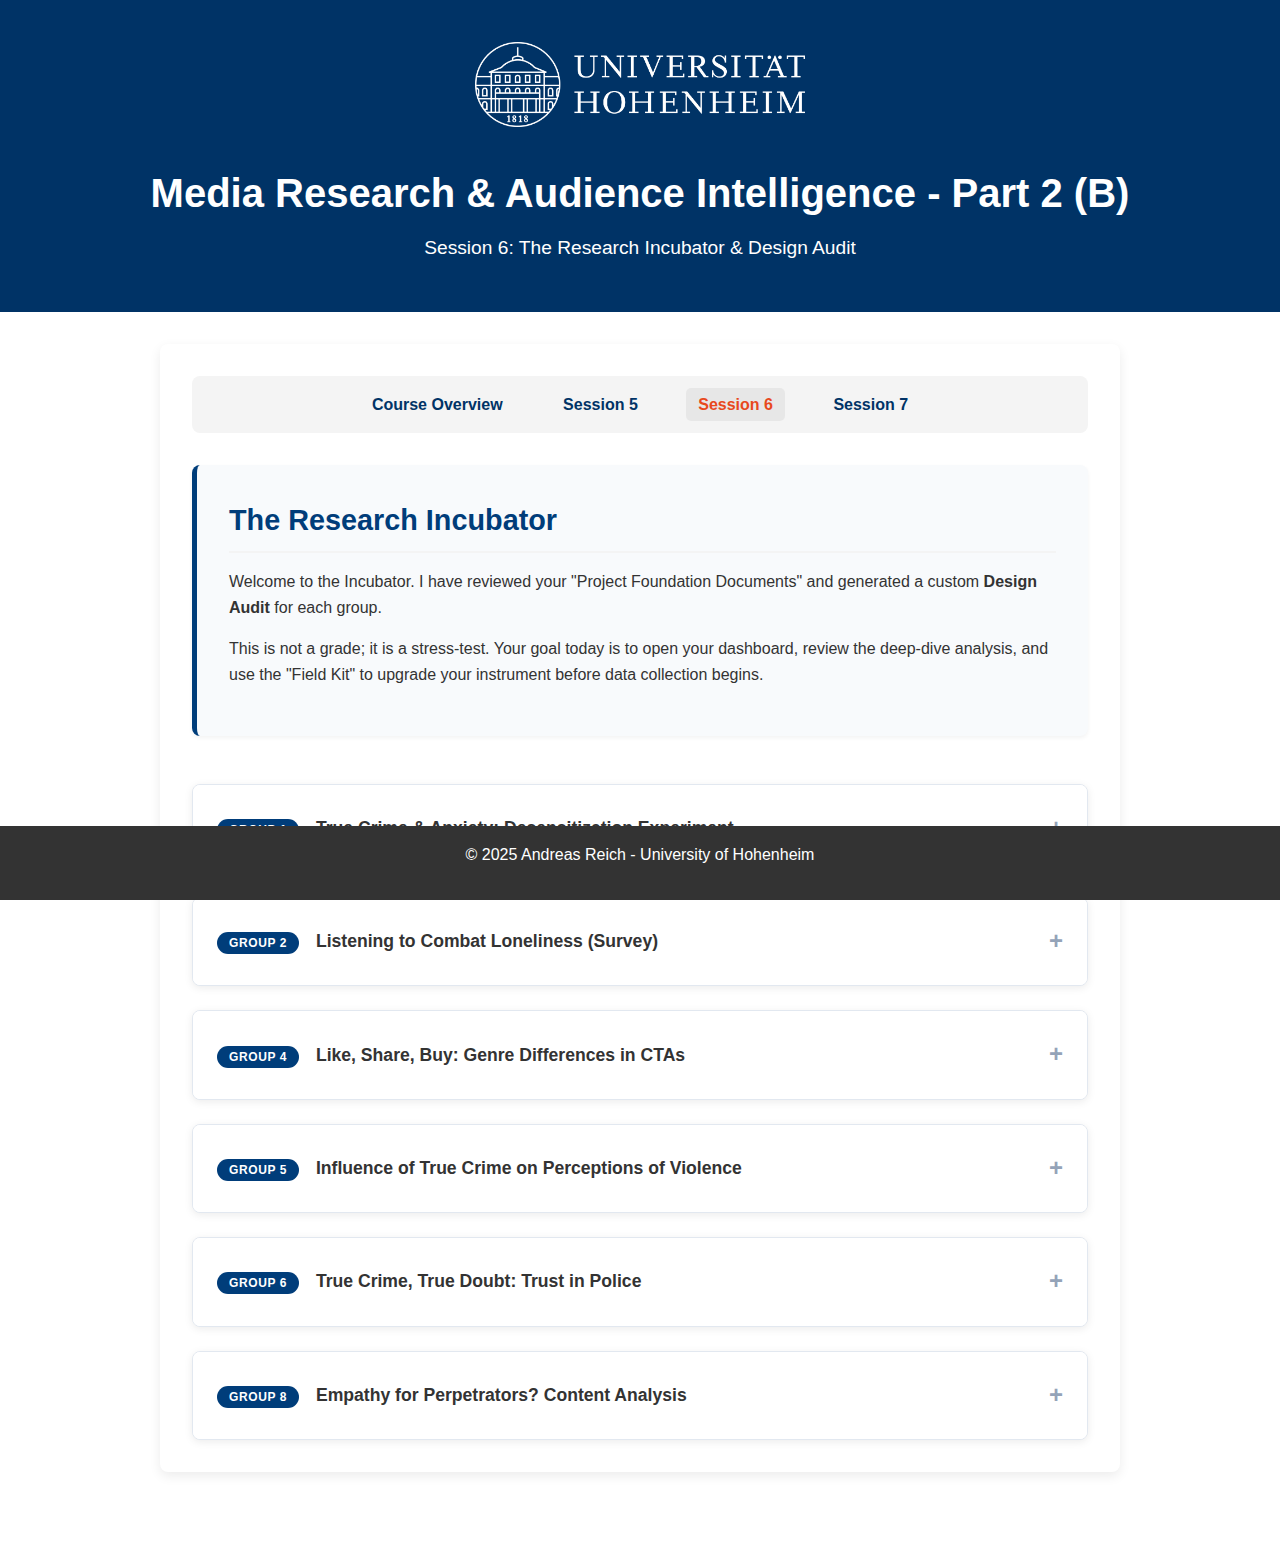
<file: session6.html>
<!DOCTYPE html>
<html lang="en">

<head>
    <meta charset="UTF-8">
    <meta name="viewport" content="width=device-width, initial-scale=1.0">
    <meta name="author" content="Andreas Reich">
    <title>Session 6: The Research Incubator – Media Research WS 2025/26</title>
    <link rel="stylesheet" href="style.css">
    <link rel="stylesheet" href="session6.css">
</head>

<body>

    <header>
        <a href="https://www.uni-hohenheim.de" target="_blank">
            <img src="uni-logo-de_hoh_weiss.png" alt="Universität Hohenheim Logo" class="uni-logo">
        </a>
        <h1>Media Research & Audience Intelligence - Part 2 (B)</h1>
        <p class="subtitle">Session 6: The Research Incubator & Design Audit</p>
    </header>

    <div class="container">
        <nav>
            <ul>
                <li><a href="index.html">Course Overview</a></li>
                <li><a href="session5.html">Session 5</a></li>
                <li><a href="session6.html" class="active">Session 6</a></li>
                <li><a href="session7.html">Session 7</a></li>
            </ul>
        </nav>

        <main>
            <section class="audit-intro">
                <h2>The Research Incubator</h2>
                <p>Welcome to the Incubator. I have reviewed your "Project Foundation Documents" and generated a custom
                    <strong>Design Audit</strong> for each group.
                </p>
                <p>This is not a grade; it is a stress-test. Your goal today is to open your dashboard, review the
                    deep-dive analysis, and use the "Field Kit" to upgrade your instrument before data collection
                    begins.</p>
            </section>

            <!-- THE DASHBOARD CONTAINER -->
            <div id="audit-dashboard" class="audit-container">
                <div class="loading-state">
                    <div class="spinner"></div>
                    <p>Initializing Mission Control...</p>
                </div>
            </div>
        </main>
    </div>

    <footer>
        <p>© 2025 Andreas Reich - University of Hohenheim</p>
    </footer>

    <script src="session6.js" defer></script>
</body>

</html>
</file>
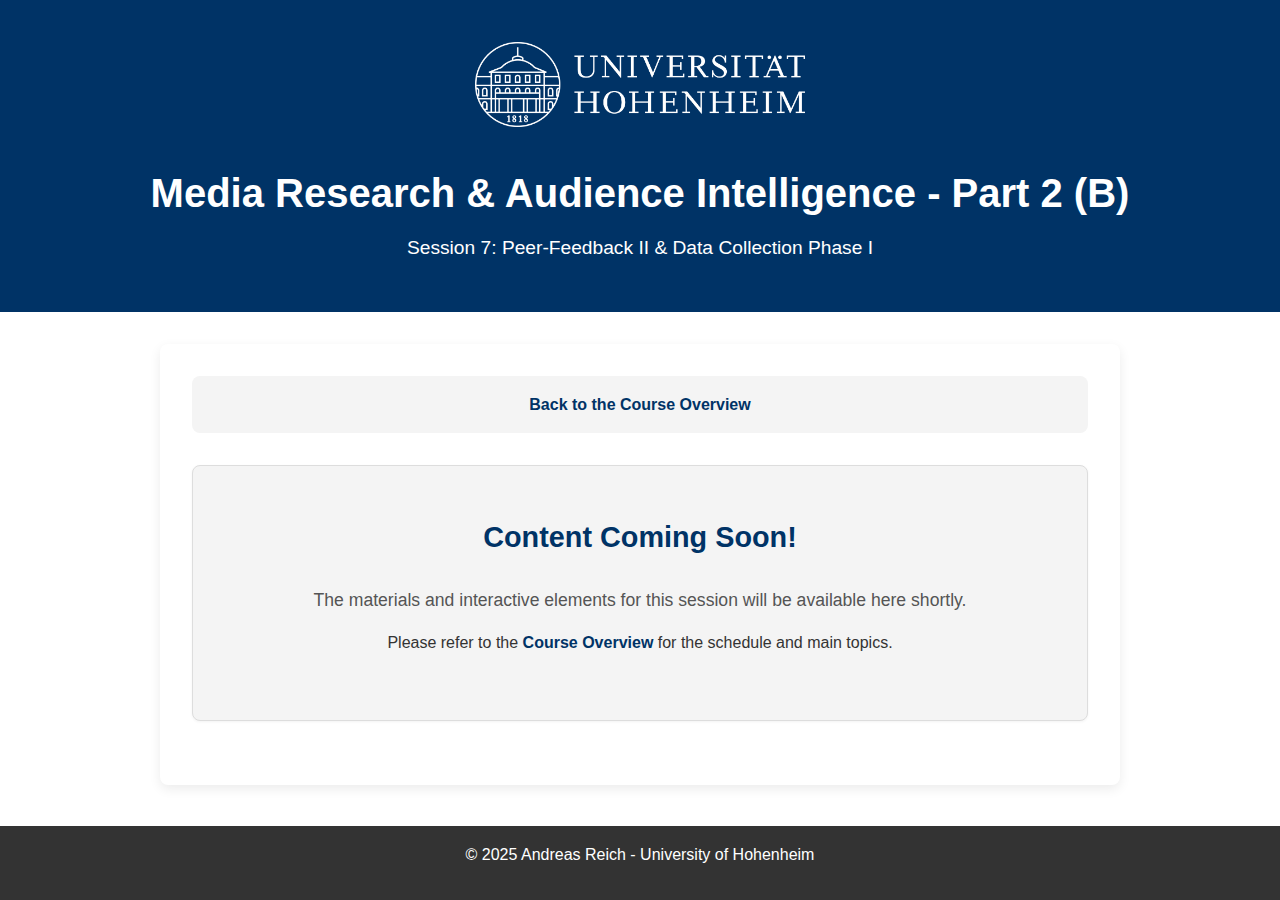
<file: session7.html>
<!DOCTYPE html>
<html lang="en">

<head>
    <meta charset="UTF-8">
    <meta name="viewport" content="width=device-width, initial-scale=1.0">
    <meta name="author" content="Andreas Reich">
    <!-- !!! CHANGE THIS TITLE FOR EACH SESSION !!! -->
    <title>Session X: [Topic] – Media Research WS 2025/26</title>
    <link rel="stylesheet" href="style.css">
</head>

<body>

    <header>
        <a href="https://www.uni-hohenheim.de" target="_blank">
            <img src="uni-logo-de_hoh_weiss.png" alt="Universität Hohenheim Logo" class="uni-logo">
        </a>
        <h1>Media Research & Audience Intelligence - Part 2 (B)</h1>
        <!-- !!! CHANGE THIS SUBTITLE FOR EACH SESSION !!! -->
        <p class="subtitle">Session 7: 	Peer-Feedback II & Data Collection Phase I</p>
    </header>

    <div class="container">
        <nav>
            <ul>
                <li><a href="index.html">Back to the Course Overview</a></li>
            </ul>
        </nav>
        
        <main>
            <div class="interactive-box" style="text-align: center; padding: 3rem 2rem;">
                <h2 style="margin-top: 0;">Content Coming Soon!</h2>
                <p style="font-size: 1.1em; color: #555;">The materials and interactive elements for this session will be available here shortly.</p>
                <p>Please refer to the <a href="index.html">Course Overview</a> for the schedule and main topics.</p>
            </div>
        </main>
    </div>

    <footer>
        <p>© 2025 Andreas Reich - University of Hohenheim</p>
    </footer>

</body>

</html>
</file>
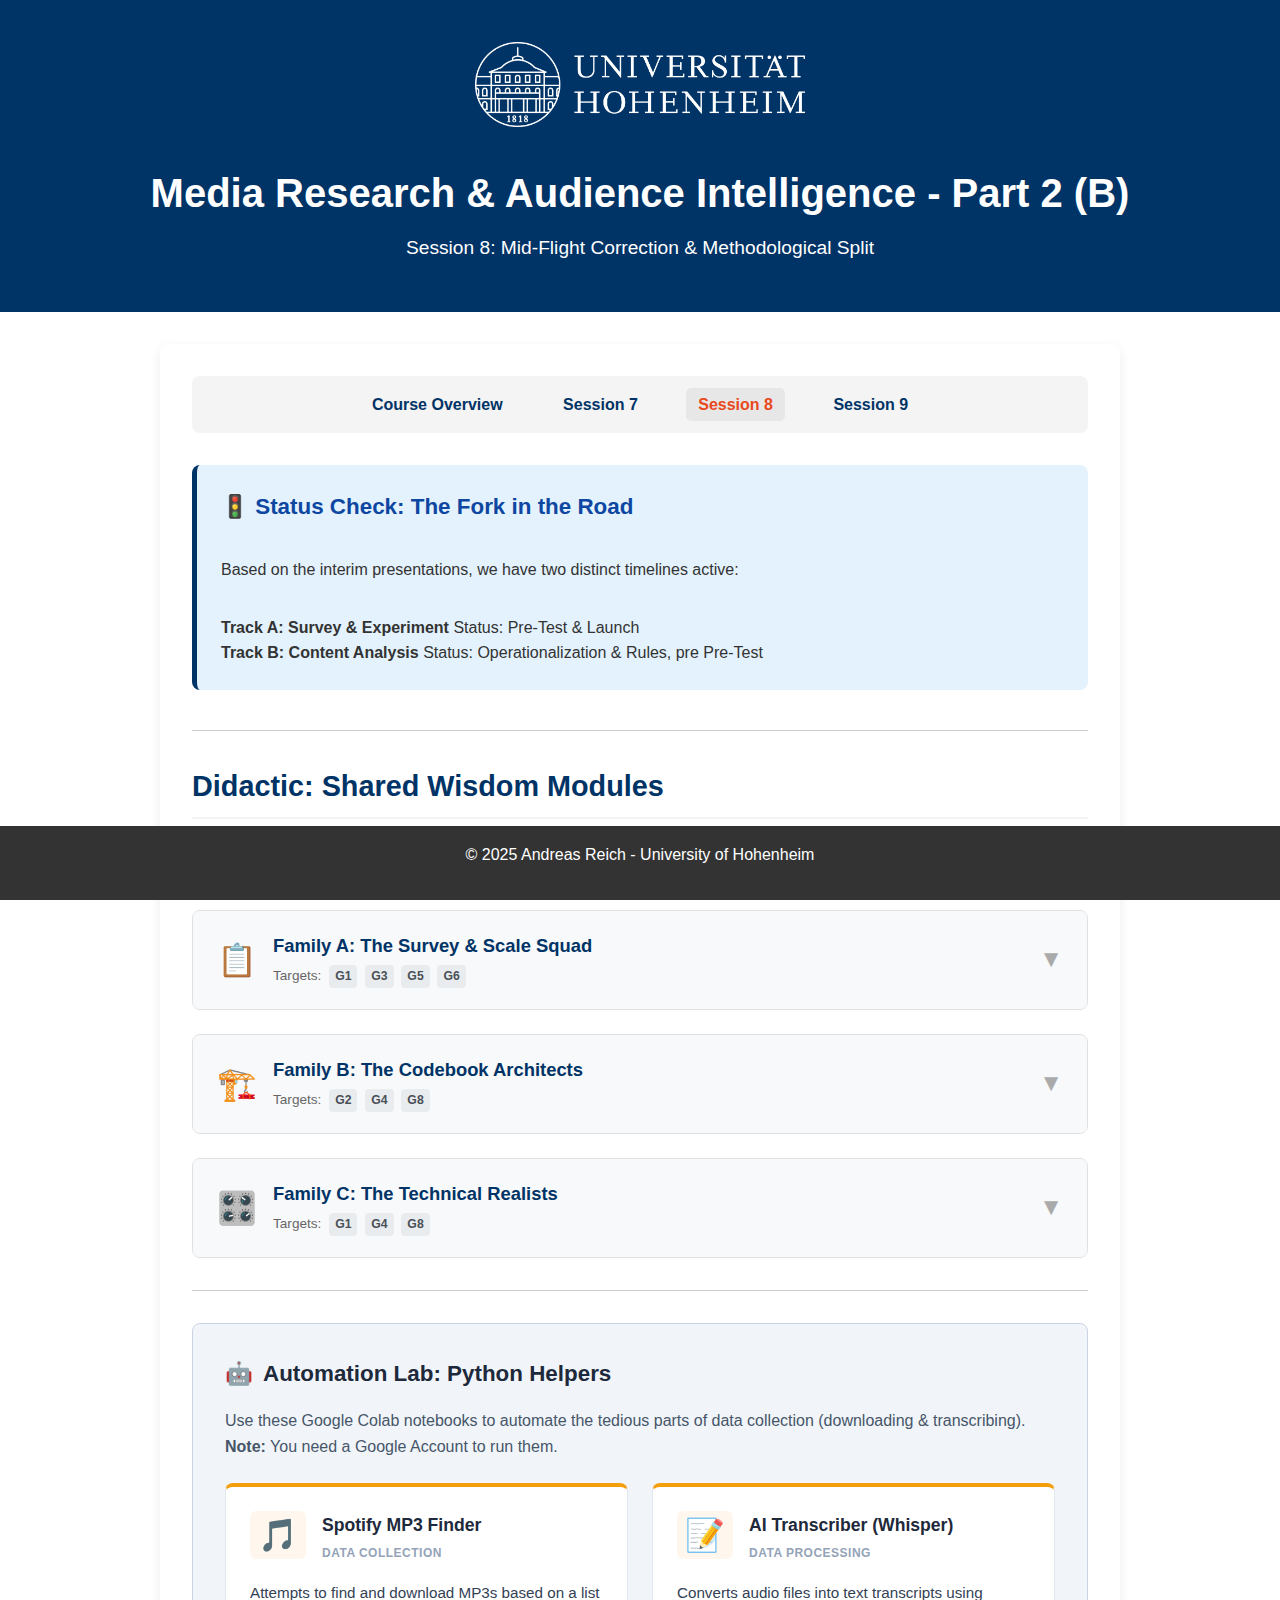
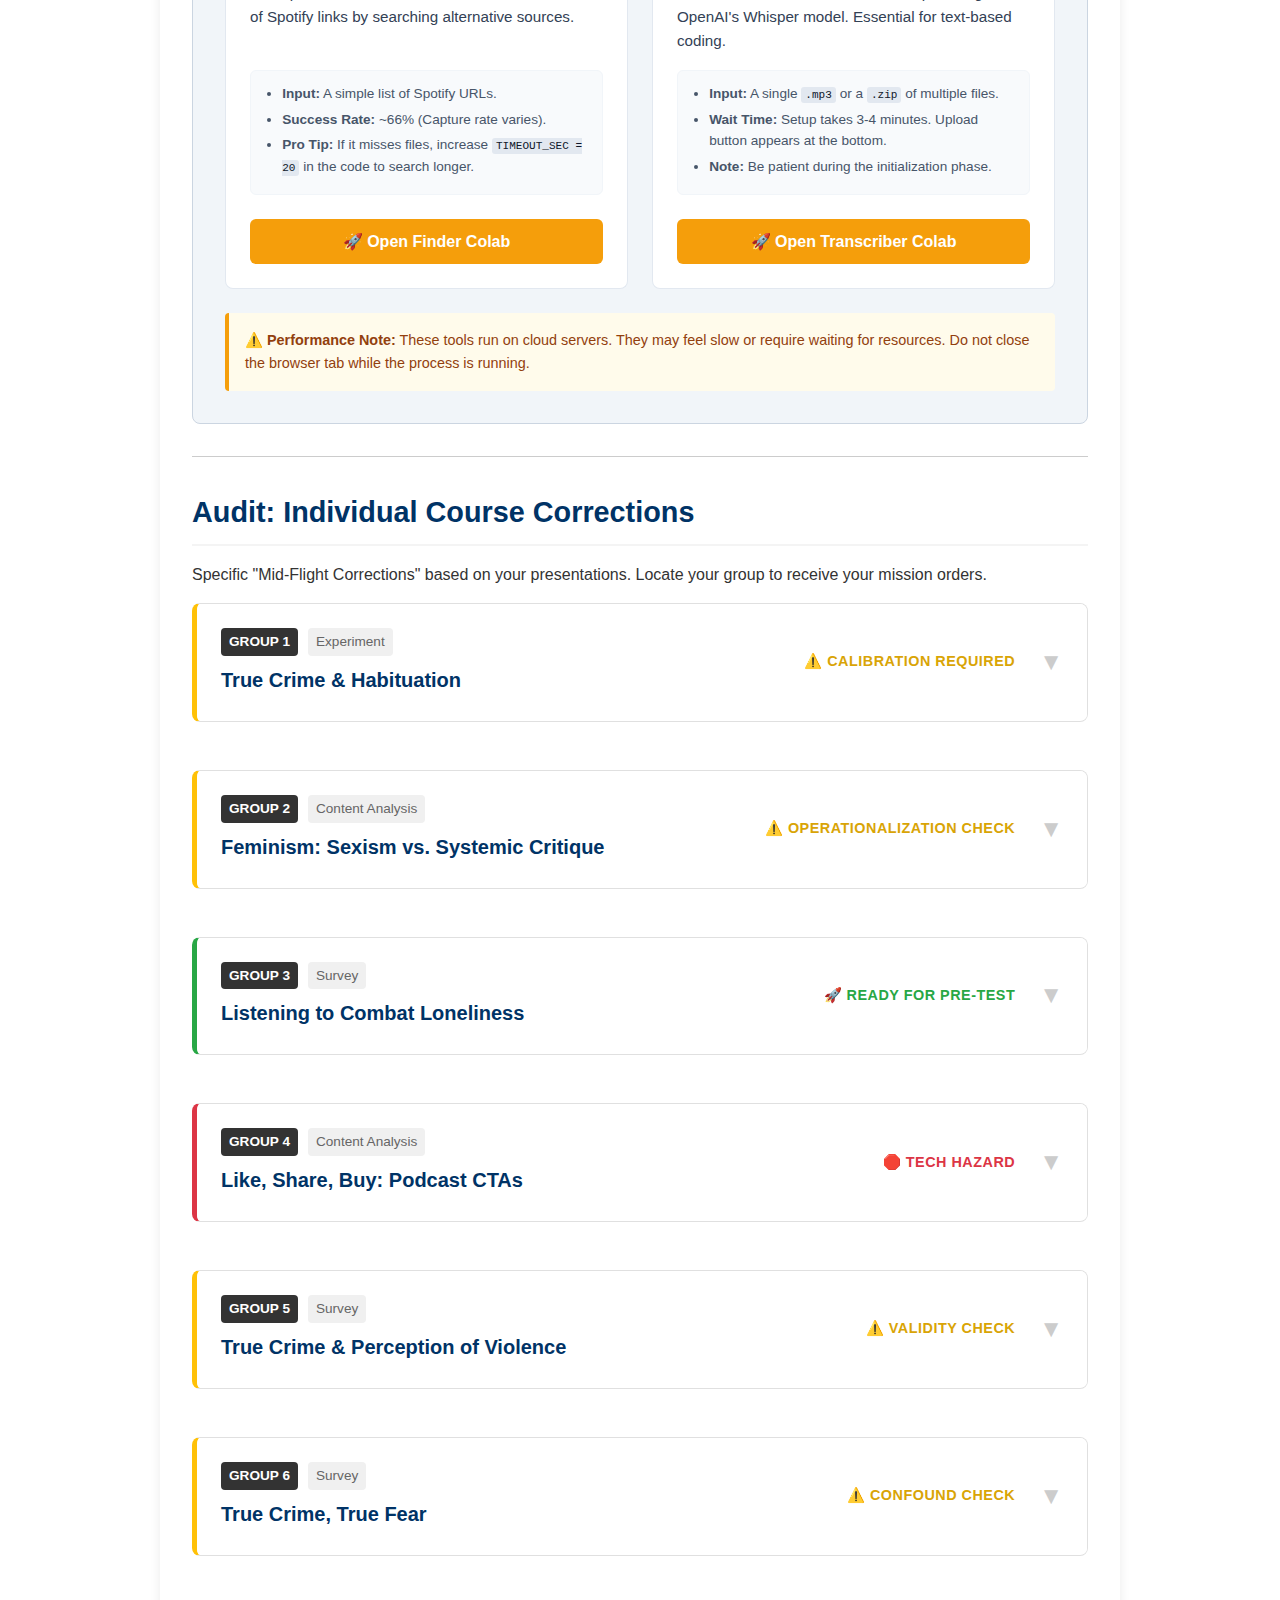
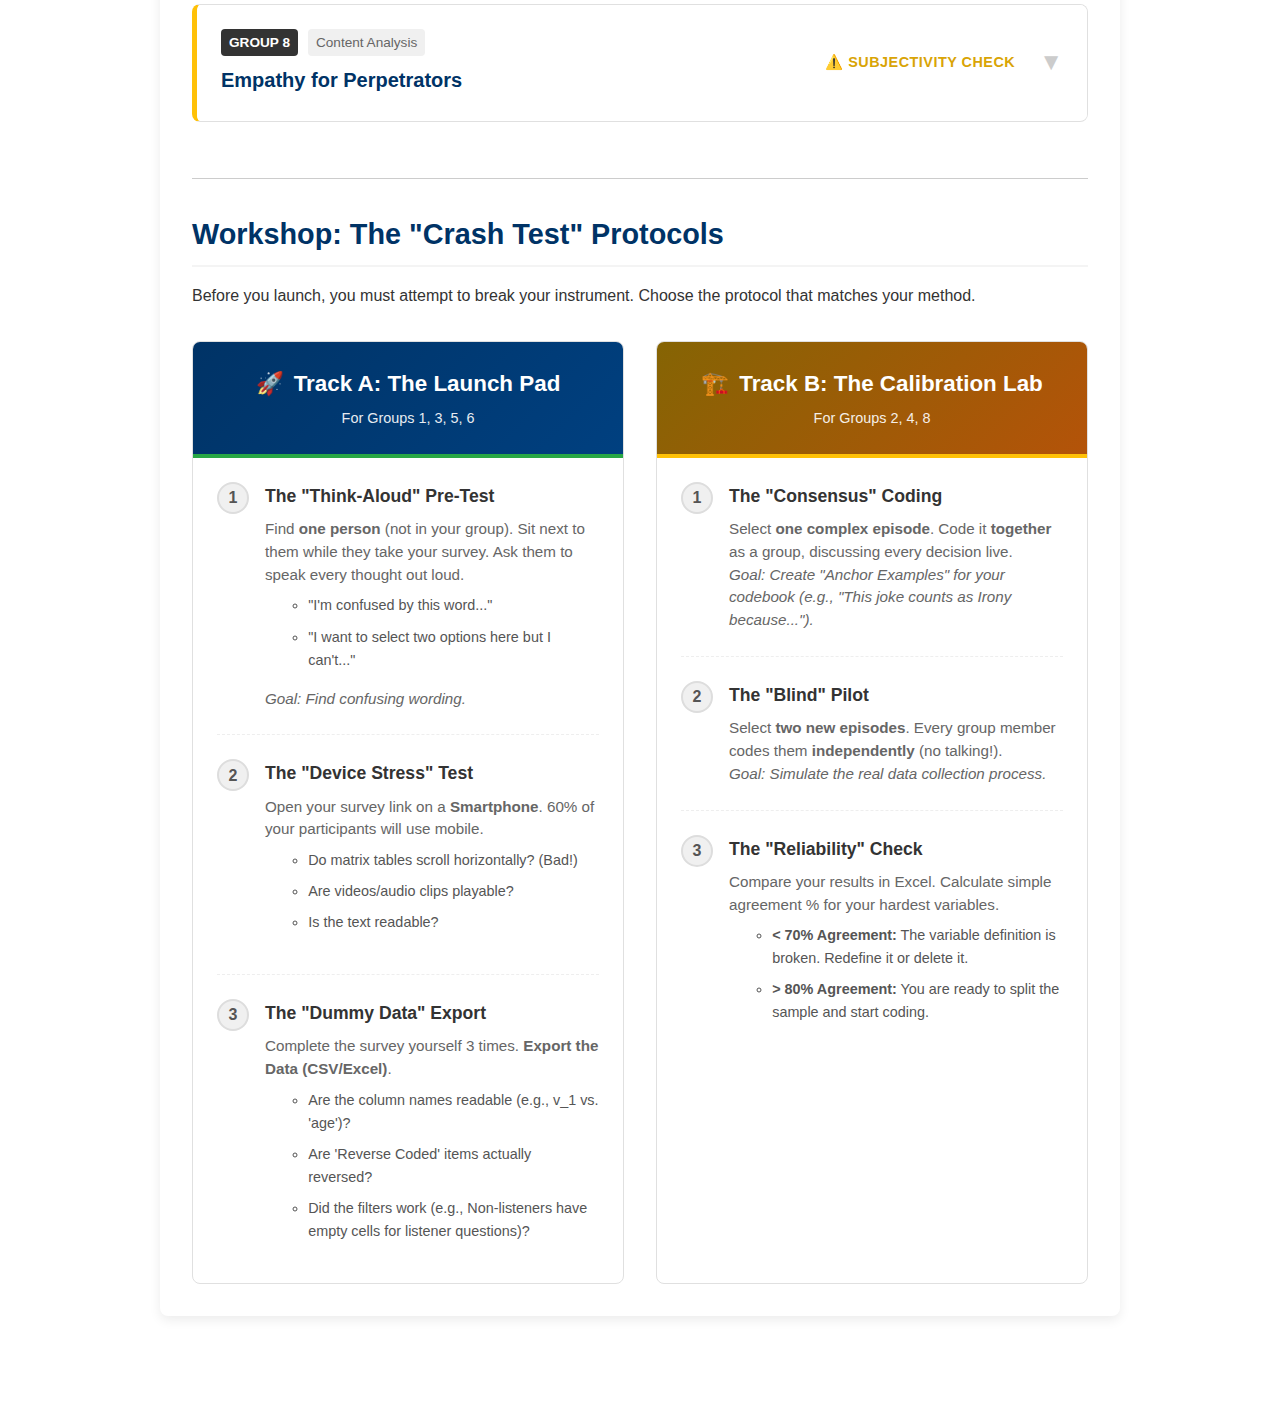
<file: session8.html>
<!DOCTYPE html>
<html lang="en">

<head>
    <meta charset="UTF-8">
    <meta name="viewport" content="width=device-width, initial-scale=1.0">
    <title>Session 8: Mid-Flight Correction – Media Research WS 2025/26</title>
    <link rel="stylesheet" href="style.css">
    <link rel="stylesheet" href="session8.css">
    <!-- TODO: Define session8.css later -->
</head>

<body>

    <header>
        <!-- Standard Header Component -->
        <a href="https://www.uni-hohenheim.de" target="_blank">
            <img src="uni-logo-de_hoh_weiss.png" alt="University Logo" class="uni-logo">
        </a>
        <h1>Media Research & Audience Intelligence - Part 2 (B)</h1>
        <p class="subtitle">Session 8: Mid-Flight Correction & Methodological Split</p>
    </header>

    <div class="container">
        <nav>
            <!-- Standard Nav -->
            <ul>
                <li><a href="index.html">Course Overview</a></li>
                <li><a href="session7.html">Session 7</a></li>
                <li><a href="session8.html" class="active">Session 8</a></li>
                <li><a href="session9.html">Session 9</a></li>
            </ul>
        </nav>

        <main>
            <!-- SECTION 1: THE DIVERGENCE -->
            <section id="divergence-intro" class="divergence-box">
                <h3>🚦 Status Check: The Fork in the Road</h3>
                <p>Based on the interim presentations, we have two distinct timelines active:</p>
                <div class="timeline-split-visual">
                    <!-- TODO: CSS Visualization of two tracks diverging -->
                    <div class="track-visual track-a">
                        <strong>Track A: Survey & Experiment</strong>
                        <span>Status: Pre-Test & Launch</span>
                    </div>
                    <div class="track-visual track-b">
                        <strong>Track B: Content Analysis</strong>
                        <span>Status: Operationalization & Rules, pre Pre-Test</span>
                    </div>
                </div>
            </section>

            <hr class="section-divider">

            <!-- SECTION 2: SHARED WISDOM MODULES -->
            <!-- SECTION 2: SHARED WISDOM MODULES -->
            <section id="shared-wisdom">
                <h2><span>Didactic:</span> Shared Wisdom Modules</h2>
                <p>Before looking at your individual feedback, review the "Wisdom Family" that applies to your method.
                    These are the most common pitfalls encountered at this stage.</p>

                <div class="wisdom-container">

                    <!-- FAMILY A: Survey & Scale Squad -->
                    <div id="module-survey" class="wisdom-module module-survey">
                        <div class="module-header">
                            <div class="header-content">
                                <span class="module-icon">📋</span>
                                <div class="module-title">
                                    <h4>Family A: The Survey & Scale Squad</h4>
                                    <div class="target-groups">Targets: <span class="target-tag">G1</span> <span
                                            class="target-tag">G3</span> <span class="target-tag">G5</span> <span
                                            class="target-tag">G6</span></div>
                                </div>
                            </div>
                            <span class="toggle-icon">▼</span>
                        </div>
                        <div class="module-content">
                            <div class="content-wrapper">
                                <div class="wisdom-point">
                                    <h5>🎭 The "Good Subject" Effect (Social Desirability)</h5>
                                    <p>Participants often lie or adjust answers to look "normal," especially on
                                        sensitive topics like <strong>Loneliness, Fear, or Trust</strong>.</p>
                                    <div class="wisdom-fix">✅ The Fix: Use face-saving introductions. Instead of "How
                                        lonely are you?", ask "Many people feel disconnected these days. In the last two
                                        weeks, how often have you felt..."</div>
                                </div>
                                <div class="wisdom-point">
                                    <h5>🐔 The "Chicken & Egg" Trap (Causality)</h5>
                                    <p>Your hypotheses imply direction ("Podcasts reduce loneliness"), but a
                                        cross-sectional survey can only find correlation. It is equally likely that
                                        lonely people listen <em>more</em> (Compensation Hypothesis).</p>
                                    <div class="wisdom-fix">✅ The Fix: Change wording to "Associated with". Control for
                                        Reverse Causality by asking about <strong>Motives</strong> ("I listen to feel
                                        less alone").</div>
                                </div>
                                <div class="wisdom-point">
                                    <h5>🏎️ The "Speeder" Problem (Data Hygiene)</h5>
                                    <p>Online respondents click through quickly. If you don't catch them, they dilute
                                        your data.</p>
                                    <div class="wisdom-fix">✅ The Fix: Use <strong>Reverse-Coded Items</strong>. If
                                        someone agrees with "I am lonely" AND "I feel socially connected", they are not
                                        reading. Filter them out.</div>
                                </div>
                                <div class="wisdom-point">
                                    <h5>⚖️ The "Middle Ground" Dilemma (Scale Points)</h5>
                                    <p>Should you use an Odd (5, 7) or Even (4, 6) scale? <strong>Even</strong> scales
                                        force a choice (good for "Trust"). <strong>Odd</strong> scales allow
                                        "Neutrality" (good if "I don't know" is a valid opinion).</p>
                                    <div class="wisdom-fix">✅ The Fix: For "Trust" (G6) or "Fear" (G5), consider a
                                        <strong>6-point scale</strong> to prevent respondents from hiding in the safe
                                        middle.
                                    </div>
                                </div>

                                <div class="wisdom-point">
                                    <h5>🔫 The "Double-Barrel" Blunder</h5>
                                    <p>Asking two things in one item: <em>"Do you find the host funny and
                                            trustworthy?"</em> If they are funny but not trustworthy, the data is
                                        invalid.</p>
                                    <div class="wisdom-fix">✅ The Fix: Split it! One item for "Funny", one for
                                        "Trustworthy". Check every item for the word "and".</div>
                                </div>

                                <div class="wisdom-point">
                                    <h5>🧠 The "Stereotype Threat" (Question Ordering)</h5>
                                    <p>Asking for sensitive demographics (Gender, Age, Income) at the <em>start</em> can
                                        subconsciously prime participants to answer according to stereotypes (e.g.,
                                        "Females are more fearful").</p>
                                    <div class="wisdom-fix">✅ The Fix: Move Demographics to the <strong>END</strong> of
                                        the survey. Start with engaging, non-threatening "Ice-Breaker" questions about
                                        podcast habits.</div>
                                </div>

                                <div class="wisdom-point">
                                    <h5>📅 The "Reference Period" Fog</h5>
                                    <p>Asking <em>"How often do you listen?"</em> is vague. "Often" means "Daily" to me,
                                        but "Weekly" to you.</p>
                                    <div class="wisdom-fix">✅ The Fix: Be concrete. If possible use a <strong>metric
                                            variable</strong> instead of vague words that are ordinal at best.</div>
                                </div>

                                <div class="wisdom-point">
                                    <h5>📱 The "Mobile Matrix" Bottleneck</h5>
                                    <p>Large matrix tables (grids of questions) look terrible on phones. 50%+ of your
                                        participants will use a smartphone. If they have to scroll horizontally, they
                                        will quit.</p>
                                    <div class="wisdom-fix">✅ The Fix: Break up large matrix tables into single
                                        questions or use the <strong>"Mobile Optimized"</strong> setting in SoSci
                                        Survey. Test it on your phone!</div>
                                </div>

                                <div class="wisdom-point">
                                    <h5>❄️ The "Snowball" Bias Check</h5>
                                    <p>You are recruiting via friends and Instagram. Your sample will likely be: Female,
                                        Young, Educated, and Politically Left. This skews results for "Police Trust"
                                        (G6) or "Violence Perception" (G5).</p>
                                    <div class="wisdom-fix">✅ The Fix: <strong>Acknowledge & Diversify.</strong> Do not
                                        claim representativeness. Actively ask: "Who is NOT in my bubble?" (e.g.,
                                        Uncles, Neighbors) and send the link to them directly.</div>
                                </div>
                            </div>
                        </div>
                    </div>

                    <!-- FAMILY B: Codebook Architects -->
                    <div id="module-ca" class="wisdom-module module-ca">
                        <div class="module-header">
                            <div class="header-content">
                                <span class="module-icon">🏗️</span>
                                <div class="module-title">
                                    <h4>Family B: The Codebook Architects</h4>
                                    <div class="target-groups">Targets: <span class="target-tag">G2</span> <span
                                            class="target-tag">G4</span> <span class="target-tag">G8</span></div>
                                </div>
                            </div>
                            <span class="toggle-icon">▼</span>
                        </div>
                        <div class="module-content">
                            <div class="content-wrapper">
                                <div class="wisdom-point">
                                    <h5>🌫️ The "Latent Variable" Swamp</h5>
                                    <p>You are measuring subjective concepts (Systemic Criticism, Empathy, Sarcasm). If
                                        Coder A feels it and Coder B doesn't, your reliability is zero.</p>
                                    <div class="wisdom-fix">✅ The Fix: <strong>Manifest > Latent.</strong> If you can't
                                        agree on the "Vibe", code the "Word". Don't code "Intimacy"; code "Whispering"
                                        or "Use of First Names".</div>
                                </div>
                                <div class="wisdom-point">
                                    <h5>📏 The "Unit of Analysis" Confusion</h5>
                                    <p>Coding a whole 60-minute episode as "Sexist" washes out the data. You need
                                        precision.</p>
                                    <div class="wisdom-fix">✅ The Fix: <strong>Segmentation.</strong> Define a strict
                                        Coding Unit. Is it the Sentence? The Topic Segment? Or a Time Sample (first 5
                                        mins)?</div>
                                </div>
                                <div class="wisdom-point">
                                    <h5>🚩 The "Uncertainty" Protocol</h5>
                                    <p>You cannot make a rule for everything. Trying to do so paralyzes the process.</p>
                                    <div class="wisdom-fix">✅ The Fix: Add a <strong>Flag Variable</strong> (0/1). If a
                                        coder is unsure, they check the flag. The group reviews only flagged items
                                        together later.</div>
                                </div>
                                <div class="wisdom-point">
                                    <h5>⚓ The "Anchor Example" Necessity</h5>
                                    <p>Definitions like "High Empathy" are useless without examples. Coder A's "High"
                                        might be Coder B's "Medium".</p>
                                    <div class="wisdom-fix">✅ The Fix: Your codebook needs <strong>Anchors</strong>.
                                        "Level 5 (High) = Host cries or explicitly says 'I feel your pain'. Level 3
                                        (Medium) = Host expresses general sadness."</div>
                                </div>

                                <div class="wisdom-point">
                                    <h5>🗑️ The "Exhaustiveness" Rule</h5>
                                    <p>You cannot predict every possibility. If a unit doesn't fit your categories
                                        (e.g., a "Hybrid" CTA), coders will force it into a wrong box, corrupting data.
                                    </p>
                                    <div class="wisdom-fix">✅ The Fix: Every variable needs an <strong>"Other"</strong>
                                        category with a text input field. Review these "Others" later to see if a new
                                        category emerges.</div>
                                </div>

                                <div class="wisdom-point">
                                    <h5>📉 The "Top Charts" Bias (Sampling)</h5>
                                    <p>Analyzing only the "Top 10" (G2, G4) creates a "Commercial Bias." These shows are
                                        professional and safe. You miss the indie/radical content where the real
                                        "Misandry" or "Raw Empathy" might live.</p>
                                    <div class="wisdom-fix">✅ The Fix: Be honest about the scope. Title your study "In
                                        <em>Mainstream</em> German Podcasts". Or, randomly sample 2 episodes from Rank
                                        #50-100 for comparison.
                                    </div>
                                </div>

                                <div class="wisdom-point">
                                    <h5>🤝 The "Consensus" Trap</h5>
                                    <p>Do NOT code together in a room discussing every item. That creates "Groupthink,"
                                        not Reliability.</p>
                                    <div class="wisdom-fix">✅ The Fix: <strong>Blind Coding.</strong> Code independently
                                        first. Then calculate agreement (Kappa). <em>Then</em> meet to discuss
                                        disagreements.</div>
                                </div>

                                <div class="wisdom-point">
                                    <h5>🌊 The "Drift" Danger</h5>
                                    <p>Coders change their internal rules over time. Episode 1 is coded strictly;
                                        Episode 20 is coded loosely because you are tired.</p>
                                    <div class="wisdom-fix">✅ The Fix: <strong>The 10% Overlap.</strong> Have all coders
                                        code the <em>same</em> episode at the very end of the process to check if you
                                        are still in agreement.</div>
                                </div>

                                <div class="wisdom-point">
                                    <h5>0️⃣ The "Absence" vs. "Applicability"</h5>
                                    <p>If a host says nothing about the perpetrator, is that "Neutral" or "Not
                                        Applicable"?</p>
                                    <div class="wisdom-fix">✅ The Fix: Distinguish <strong>0 (Absent)</strong> from
                                        <strong>99 (Missing/Tech Fail)</strong>. "No Ad" is a valid data point
                                        (Frequency = 0). "File broken" is missing data.
                                    </div>
                                </div>
                            </div>
                        </div>
                    </div>

                    <!-- FAMILY C: Technical Realists -->
                    <div id="module-tech" class="wisdom-module module-tech">
                        <div class="module-header">
                            <div class="header-content">
                                <span class="module-icon">🎛️</span>
                                <div class="module-title">
                                    <h4>Family C: The Technical Realists</h4>
                                    <div class="target-groups">Targets: <span class="target-tag">G1</span> <span
                                            class="target-tag">G4</span> <span class="target-tag">G8</span></div>
                                </div>
                            </div>
                            <span class="toggle-icon">▼</span>
                        </div>
                        <div class="module-content">
                            <div class="content-wrapper">
                                <div class="wisdom-point">
                                    <h5>👻 The "Dynamic Ad" Ghost (DAI)</h5>
                                    <p>The podcast file you download today might not be the same one someone else hears
                                        tomorrow. Ads are inserted dynamically by servers.</p>
                                    <div class="wisdom-fix">✅ The Fix: Distinguish <strong>Baked-In</strong> (Host Read)
                                        vs. <strong>Dynamic</strong>. Only code Baked-In ads, as they are part of the
                                        creative content.</div>
                                </div>
                                <div class="wisdom-point">
                                    <h5>🔊 The Loudness Bias</h5>
                                    <p>In audio experiments, louder clips are perceived as more intense/scary,
                                        regardless of content.</p>
                                    <div class="wisdom-fix">✅ The Fix: <strong>Loudness Normalization.</strong> Ensure
                                        all clips (Stimulus & Control) are normalized to the same standard (e.g., -16
                                        LUFS) before launching.</div>
                                </div>
                                <div class="wisdom-point">
                                    <h5>🎭 The "Manipulation Check" (G1 Essential)</h5>
                                    <p>You assume your "Scary" clip causes fear. What if it's just annoying? Or funny?
                                        If the stimulus fails, the whole experiment fails.</p>
                                    <div class="wisdom-fix">✅ The Fix: Ask immediately after the clip: <strong>"How
                                            intense/scary was this audio?" (1-7)</strong>. If the Neutral group says 5,
                                        or the Scary group says 2, you know the data is invalid.</div>
                                </div>

                                <div class="wisdom-point">
                                    <h5>🎧 The "Headphone" Variable</h5>
                                    <p>Sound design (G8) and Fear (G1) rely on immersion. A listener on a bus (Speakers)
                                        has a different experience than one in bed (Headphones).</p>
                                    <div class="wisdom-fix">✅ The Fix: Ask: <strong>"How are you listening right
                                            now?"</strong> (Headphones / Speakers / Car). Use this as a control
                                        variable.</div>
                                </div>

                                <div class="wisdom-point">
                                    <h5>🧼 The "Clean Browser" Protocol (G4)</h5>
                                    <p>Algorithms personalize search results and dynamic ads based on <em>your</em>
                                        history. If you search for "Feminism" on your personal Spotify, the results are
                                        biased by <em>you</em>.</p>
                                    <div class="wisdom-fix">✅ The Fix: Create a fresh <strong>"Research
                                            Account"</strong> or use Incognito Mode/Tor to simulate a "Neutral User"
                                        when selecting your sample.</div>
                                </div>

                                <div class="wisdom-point">
                                    <h5>⏱️ The "Length" Confound (G1)</h5>
                                    <p>If your "True Crime" clip is 5 minutes and your "Neutral" clip is 2 minutes,
                                        listeners might get anxious just because they are bored/impatient in the long
                                        condition.</p>
                                    <div class="wisdom-fix">✅ The Fix: <strong>Duration Matching.</strong> Both clips
                                        must be within ±15 seconds of each other. Cut the content to fit the time, not
                                        vice versa.</div>
                                </div>

                                <div class="wisdom-point">
                                    <h5>📅 The "Timestamp" Nightmare (Excel)</h5>
                                    <p>Excel loves to convert "10:50" (Duration) into "October 1950". This ruins your
                                        data for analysis later.</p>
                                    <div class="wisdom-fix">✅ The Fix: Format cells as <strong>Text</strong>
                                        <em>before</em> typing timestamps, or use a decimal format (10.5 minutes)
                                        instead of colons.
                                    </div>
                                </div>
                            </div>
                        </div>
                    </div>

                </div>
            </section>



            <hr class="section-divider">

            <!-- AUTOMATION LAB TOOLS -->
            <div class="digital-tool-section">
                <div class="tool-section-header">
                    <h3><span class="icon">🤖</span> Automation Lab: Python Helpers</h3>
                    <p>Use these Google Colab notebooks to automate the tedious parts of data collection (downloading &
                        transcribing). <strong>Note:</strong> You need a Google Account to run them.</p>
                </div>

                <div class="tool-grid">

                    <!-- TOOL 1: SPOTIFY FINDER -->
                    <div class="colab-card">
                        <div class="card-header">
                            <span class="tool-icon">🎵</span>
                            <div>
                                <h4>Spotify MP3 Finder</h4>
                                <span class="tool-tag">Data Collection</span>
                            </div>
                        </div>
                        <p>Attempts to find and download MP3s based on a list of Spotify links by searching alternative
                            sources.</p>
                        <div class="tool-specs">
                            <ul>
                                <li><strong>Input:</strong> A simple list of Spotify URLs.</li>
                                <li><strong>Success Rate:</strong> ~66% (Capture rate varies).</li>
                                <li><strong>Pro Tip:</strong> If it misses files, increase <code>TIMEOUT_SEC = 20</code>
                                    in the code to search longer.</li>
                            </ul>
                        </div>
                        <a href="https://colab.research.google.com/drive/1yHMqHxlSyzQ4kG_9ZGaMJyVeEq3pnWWu#scrollTo=6_chpXDC4LQn"
                            target="_blank" class="colab-btn">🚀 Open Finder Colab</a>
                    </div>

                    <!-- TOOL 2: AI TRANSCRIPTION -->
                    <div class="colab-card">
                        <div class="card-header">
                            <span class="tool-icon">📝</span>
                            <div>
                                <h4>AI Transcriber (Whisper)</h4>
                                <span class="tool-tag">Data Processing</span>
                            </div>
                        </div>
                        <p>Converts audio files into text transcripts using OpenAI's Whisper model. Essential for
                            text-based coding.</p>
                        <div class="tool-specs">
                            <ul>
                                <li><strong>Input:</strong> A single <code>.mp3</code> or a <code>.zip</code> of
                                    multiple files.</li>
                                <li><strong>Wait Time:</strong> Setup takes 3-4 minutes. Upload button appears at the
                                    bottom.</li>
                                <li><strong>Note:</strong> Be patient during the initialization phase.</li>
                            </ul>
                        </div>
                        <a href="https://colab.research.google.com/drive/1gZ-qkDiCCLbjxHvnTTeodIjNjiBdBPuM#scrollTo=gohR70UVsMcb"
                            target="_blank" class="colab-btn">🚀 Open Transcriber Colab</a>
                    </div>

                </div>

                <div class="tech-warning">
                    <strong>⚠️ Performance Note:</strong> These tools run on cloud servers. They may feel slow or
                    require waiting for resources. Do not close the browser tab while the process is running.
                </div>
            </div>

            <hr class="section-divider">


            <!-- SECTION 3: INDIVIDUAL AUDIT GRID -->
            <section id="group-audit">
                <h2><span>Audit:</span> Individual Course Corrections</h2>
                <p>Specific "Mid-Flight Corrections" based on your presentations. Locate your group to receive your
                    mission orders.</p>

                <div id="audit-grid" class="feedback-grid">

                    <!-- GROUP 1: Experiment (Collapsible Phenotype) -->
                    <div class="audit-card group-exp status-yellow">

                        <!-- 1. The Summary Header (Always Visible) -->
                        <div class="audit-summary">
                            <div class="summary-left">
                                <div class="group-identity">
                                    <span class="id-badge">Group 1</span>
                                    <span class="method-badge">Experiment</span>
                                </div>
                                <h3>True Crime & Habituation</h3>
                            </div>
                            <div class="summary-right">
                                <span class="status-text">⚠️ Calibration Required</span>
                                <span class="expand-icon">▼</span>
                            </div>
                        </div>

                        <!-- 2. The Deep Dive Details (Hidden by Default) -->
                        <div class="audit-details">
                            <div class="details-wrapper">

                                <!-- Feedback Content -->
                                <div class="feedback-deep-dive">
                                    <h4>🎯 Design Audit</h4>

                                    <div class="strength-box">
                                        <h5>✅ Foundation Strength</h5>
                                        <p>The theoretical differentiation between <strong>State Anxiety</strong>
                                            (momentary reaction) and <strong>Trait Anxiety</strong> (personality
                                            baseline) is methodologically robust. By measuring Trait Anxiety as a
                                            covariate, you significantly increase the statistical power of your
                                            experiment, as it allows you to control for individual differences in fear
                                            sensitivity.</p>
                                    </div>

                                    <div class="adjustment-box">
                                        <h5>⚠️ Critical Adjustment: The "Boredom" Confound</h5>
                                        <p><strong>The Issue:</strong> You proposed using a Wikipedia entry as a
                                            "Neutral" control. There is a high risk that this stimulus is not just
                                            neutral, but <em>boring</em> (low arousal). If your True Crime group shows
                                            higher anxiety, it might simply be because they were awake/engaged, while
                                            the control group was bored/sleepy. You are confounding "Violence" with
                                            "Engagement."</p>
                                        <p><strong>The Fix:</strong> You need an <strong>Active Control</strong>. Use a
                                            podcast clip that is highly engaging, narrative, and professionally
                                            produced, but devoid of violence/threat (e.g., a compelling interview from
                                            <em>Hotel Matze</em> or a story from <em>This American Life</em>).
                                            Engagement must be constant; only Violence should vary.
                                        </p>
                                    </div>
                                </div>

                                <!-- Interactive Validator -->
                                <div class="mission-control">
                                    <div class="mission-header">
                                        <span style="font-size:1.5em">🔬</span>
                                        <h4>Stimulus Laboratory: Pre-Flight Check</h4>
                                    </div>
                                    <div class="checklist-container">

                                        <div class="check-item">
                                            <input type="checkbox" class="audit-check" data-group="g1" data-weight="25">
                                            <label for="g1-c1">
                                                <strong>Technical Equivalence (Loudness)</strong>
                                                <span>Have both clips (Violent & Neutral) been normalized to the same
                                                    loudness standard (e.g., -16 LUFS)? A louder clip is biologically
                                                    scarier, regardless of content.</span>
                                            </label>
                                        </div>

                                        <div class="check-item">
                                            <input type="checkbox" class="audit-check" data-group="g1" data-weight="25">
                                            <label for="g1-c2">
                                                <strong>Technical Equivalence (Duration)</strong>
                                                <span>Are both clips within ±15 seconds of the same length? Duration
                                                    fatigue can alter survey responses.</span>
                                            </label>
                                        </div>

                                        <div class="check-item">
                                            <input type="checkbox" class="audit-check" data-group="g1" data-weight="25">
                                            <label for="g1-c3">
                                                <strong>Content Validity (The Active Control)</strong>
                                                <span>Have you swapped the "boring" control for an "engaging" control to
                                                    isolate the effect of violence?</span>
                                            </label>
                                        </div>

                                        <div class="check-item">
                                            <input type="checkbox" class="audit-check" data-group="g1" data-weight="25">
                                            <label for="g1-c4">
                                                <strong>Manipulation Check</strong>
                                                <span>Does the post-listening survey ask participants to rate the clip's
                                                    intensity/fearfulness? (Necessary to prove the "Scary" clip was
                                                    actually perceived as scary).</span>
                                            </label>
                                        </div>

                                    </div>

                                    <!-- Dynamic Progress Bar -->
                                    <div class="status-bar-container">
                                        <div id="g1-progress" class="status-bar-fill"></div>
                                    </div>
                                    <div id="g1-message" class="launch-message">Awaiting Validation...</div>
                                </div>

                                <div class="next-steps">
                                    <strong>👉 Next Move:</strong> Small Pre-Test → <strong>Check your Stimuli</strong>.
                                </div>

                            </div>
                        </div>
                    </div>
                    <!-- GROUP 2: Content Analysis (Feminism) -->
                    <div class="audit-card group-ca status-yellow" id="g2-card">

                        <div class="audit-summary">
                            <div class="summary-left">
                                <div class="group-identity">
                                    <span class="id-badge">Group 2</span>
                                    <span class="method-badge">Content Analysis</span>
                                </div>
                                <h3>Feminism: Sexism vs. Systemic Critique</h3>
                            </div>
                            <div class="summary-right">
                                <span class="status-text">⚠️ Operationalization Check</span>
                                <span class="expand-icon">▼</span>
                            </div>
                        </div>

                        <div class="audit-details">
                            <div class="details-wrapper">

                                <div class="feedback-deep-dive">
                                    <h4>🎯 Design Audit</h4>

                                    <div class="strength-box">
                                        <h5>✅ Foundation Strength</h5>
                                        <p>The strategic shift to <strong>"Attribution of Responsibility"</strong> is
                                            the key to making this project work. By moving away from the vague "Systemic
                                            Criticism," you now have a concrete framework: measuring whether the podcast
                                            blames <em>Individual Actors</em> (which risks being sexist/pauschalizing)
                                            or <em>Structural Forces</em> (socialization, laws, patriarchy). This
                                            effectively translates a latent vibe into a measurable framing variable.</p>
                                    </div>

                                    <div class="adjustment-box">
                                        <h5>⚠️ Critical Adjustment: The "Generalization" Boundary</h5>
                                        <p><strong>The Issue:</strong> You will encounter statements that sit right on
                                            the line. Example: <em>"Men just don't listen."</em> Is this a
                                            <strong>Stereotype</strong> (Sexist) or a critique of male
                                            <strong>Socialization</strong> (Systemic)? Without a strict rule, your
                                            coders will guess based on their own political leanings.</p>
                                        <p><strong>The Fix:</strong> You need an <strong>"Explicit Link" Rule</strong>.
                                            A statement only counts as "Systemic" if the host <em>explicitly</em>
                                            connects the behavior to a cause (upbringing, society). If they just
                                            complain about the group without naming the cause, it codes as
                                            "Stereotyping/Individual."</p>
                                    </div>
                                </div>

                                <div class="mission-control">
                                    <div class="mission-header">
                                        <span style="font-size:1.5em">🏗️</span>
                                        <h4>Codebook Stress Test</h4>
                                    </div>
                                    <div class="checklist-container">

                                        <div class="check-item">
                                            <input type="checkbox" class="audit-check" data-group="g2" data-weight="34">
                                            <label>
                                                <strong>Target of Criticism</strong>
                                                <span>Do you have distinct codes for: 1. Specific Individuals (e.g. "My
                                                    Ex"), 2. The Group "Men" (Generalization), and 3. The Structure
                                                    "Patriarchy/Society"?</span>
                                            </label>
                                        </div>

                                        <div class="check-item">
                                            <input type="checkbox" class="audit-check" data-group="g2" data-weight="33">
                                            <label>
                                                <strong>The "Irony" Modality</strong>
                                                <span>Feminist humor often ironically reproduces sexist tropes to mock
                                                    them. Have you included a "Modality" variable (Literal vs. Ironic)
                                                    to prevent miscoding satire as sexism?</span>
                                            </label>
                                        </div>

                                        <div class="check-item">
                                            <input type="checkbox" class="audit-check" data-group="g2" data-weight="33">
                                            <label>
                                                <strong>AI-Assisted Sub-Categories</strong>
                                                <span>Have you used the LLM approach (as discussed) to extract specific
                                                    sub-themes of system critique (e.g. "Emotional Labor", "Mental
                                                    Load") to populate your codebook indicators?</span>
                                            </label>
                                        </div>

                                    </div>
                                    <div class="status-bar-container">
                                        <div id="g2-progress" class="status-bar-fill"></div>
                                    </div>
                                    <div id="g2-message" class="launch-message">Awaiting Validation...</div>
                                </div>

                                <div class="next-steps">
                                    <strong>👉 Next Move:</strong> Finalize "Target" Definitions → Test the "Explicit
                                    Link" Rule on 1 Episode → <strong>Start Coding (Pre-Test)</strong>.
                                </div>

                            </div>
                        </div>
                    </div>


                    <!-- GROUP 3: Survey (Loneliness) -->
                    <div class="audit-card group-survey status-green" id="g3-card">

                        <div class="audit-summary">
                            <div class="summary-left">
                                <div class="group-identity">
                                    <span class="id-badge">Group 3</span>
                                    <span class="method-badge">Survey</span>
                                </div>
                                <h3>Listening to Combat Loneliness</h3>
                            </div>
                            <div class="summary-right">
                                <span class="status-text">🚀 Ready for Pre-Test</span>
                                <span class="expand-icon">▼</span>
                            </div>
                        </div>

                        <div class="audit-details">
                            <div class="details-wrapper">

                                <div class="feedback-deep-dive">
                                    <h4>🎯 Design Audit</h4>

                                    <div class="strength-box">
                                        <h5>✅ Foundation Strength</h5>
                                        <p>Focusing specifically on <strong>Comedy & Lifestyle</strong> genres is a
                                            strategic decision. Unlike news, these genres rely on "chatty," intimate
                                            host personas, which maximizes the likelihood of finding strong Parasocial
                                            Relationships (PSR). Your definition of "Lifestyle" (Identity Construction)
                                            aligns perfectly with the mechanism of social connection.</p>
                                    </div>

                                    <div class="adjustment-box">
                                        <h5>⚠️ Critical Adjustment: The "Reverse Causality" Trap</h5>
                                        <p><strong>The Issue:</strong> Your hypothesis asks if listening <em>leads</em>
                                            to reduced loneliness. But lonely people often seek media to fill the void
                                            (The Compensation Hypothesis). Your data might show that Heavy Listeners are
                                            <em>more</em> lonely. Without a control, you won't know if the podcast
                                            failed to help, or if they were just very lonely to start with.
                                        </p>
                                        <p><strong>The Fix:</strong> You must measure <strong>Motive</strong>. Include
                                            items like <em>"I listen to podcasts to feel less alone"</em> or <em>"to
                                                hear a human voice."</em> If High Motive correlates with High
                                            Loneliness, you have evidence for Compensation. You must control for this in
                                            your analysis.</p>
                                    </div>
                                </div>

                                <div class="mission-control">
                                    <div class="mission-header">
                                        <span style="font-size:1.5em">🛡️</span>
                                        <h4>Survey Logic Defense</h4>
                                    </div>
                                    <div class="checklist-container">

                                        <div class="check-item">
                                            <input type="checkbox" class="audit-check" data-group="g3" data-weight="34">
                                            <label>
                                                <strong>The Motive Control</strong>
                                                <span>Have you added a question block about <em>Reasons for
                                                        Listening</em> (specifically social compensation
                                                    motives)?</span>
                                            </label>
                                        </div>

                                        <div class="check-item">
                                            <input type="checkbox" class="audit-check" data-group="g3" data-weight="33">
                                            <label>
                                                <strong>Hypothesis Wording Check</strong>
                                                <span>Have you rephrased your hypotheses from "leads to" (Causal) to "is
                                                    associated with" (Correlational)?</span>
                                            </label>
                                        </div>

                                        <div class="check-item">
                                            <input type="checkbox" class="audit-check" data-group="g3" data-weight="33">
                                            <label>
                                                <strong>The "Speeder" Trap</strong>
                                                <span>Do you have at least one reverse-coded item (e.g., "I feel
                                                    socially connected") to catch participants who just click "Strongly
                                                    Agree" on everything?</span>
                                            </label>
                                        </div>

                                    </div>
                                    <div class="status-bar-container">
                                        <div id="g3-progress" class="status-bar-fill"></div>
                                    </div>
                                    <div id="g3-message" class="launch-message">Awaiting Validation...</div>
                                </div>

                                <div class="next-steps">
                                    <strong>👉 Next Move:</strong> Add "Motive" Items → "Think Aloud" Pre-Test (3-5
                                    Persons) → <strong>LAUNCH Survey</strong>.
                                </div>

                            </div>
                        </div>
                    </div>

                    <!-- GROUP 4: Content Analysis (Call to Action) -->
                    <div class="audit-card group-ca status-red" id="g4-card">

                        <div class="audit-summary">
                            <div class="summary-left">
                                <div class="group-identity">
                                    <span class="id-badge">Group 4</span>
                                    <span class="method-badge">Content Analysis</span>
                                </div>
                                <h3>Like, Share, Buy: Podcast CTAs</h3>
                            </div>
                            <div class="summary-right">
                                <span class="status-text">🛑 Tech Hazard</span>
                                <span class="expand-icon">▼</span>
                            </div>
                        </div>

                        <div class="audit-details">
                            <div class="details-wrapper">

                                <div class="feedback-deep-dive">
                                    <h4>🎯 Design Audit</h4>

                                    <div class="strength-box">
                                        <h5>✅ Foundation Strength</h5>
                                        <p>The variable structure (Position, Function, Type) is clear and well-defined.
                                            Using <strong>Chart Position</strong> as a proxy for "Success" allows for a
                                            very interesting comparison: Do successful shows beg for ratings
                                            <em>less</em> than smaller shows? This is a solid, testable hypothesis.
                                        </p>
                                    </div>

                                    <div class="adjustment-box">
                                        <h5>⚠️ Critical Adjustment: The "Dynamic Ad" Ghost</h5>
                                        <p><strong>The Issue:</strong> You are analyzing ads. However, Spotify and Apple
                                            use <strong>Dynamic Ad Insertion (DAI)</strong>. The ad you hear today is
                                            determined by <em>your</em> location, <em>your</em> cookies, and the
                                            <em>current date</em>. If your partner listens tomorrow, they might hear a
                                            different ad. This destroys Inter-Coder Reliability.
                                        </p>
                                        <p><strong>The Fix:</strong> You must strictly distinguish between
                                            <strong>Native (Host-Read)</strong> and <strong>Dynamic</strong> ads.
                                            <br><em>Rule:</em> Only code Native Ads (read by the host, part of the
                                            flow). Exclude generic pre-recorded spots.
                                        </p>
                                    </div>
                                </div>

                                <div class="mission-control">
                                    <div class="mission-header">
                                        <span style="font-size:1.5em">📢</span>
                                        <h4>Ad-Tech Validator</h4>
                                    </div>
                                    <div class="checklist-container">

                                        <div class="check-item">
                                            <input type="checkbox" class="audit-check" data-group="g4" data-weight="40">
                                            <label>
                                                <strong>The "Voice" Rule</strong>
                                                <span>Have you defined the exclusion rule? "If the voice is NOT the host
                                                    → Do not code." This is the safest way to avoid dynamic ad
                                                    confusion.</span>
                                            </label>
                                        </div>

                                        <div class="check-item">
                                            <input type="checkbox" class="audit-check" data-group="g4" data-weight="30">
                                            <label>
                                                <strong>The "Clean" Browser</strong>
                                                <span>To select your sample, are you using a fresh/incognito browser? If
                                                    you use your personal Spotify, the "Top Charts" might be
                                                    personalized to your history.</span>
                                            </label>
                                        </div>

                                        <div class="check-item">
                                            <input type="checkbox" class="audit-check" data-group="g4" data-weight="30">
                                            <label>
                                                <strong>The "Snapshot" Protocol</strong>
                                                <span>Chart positions change daily. Have you defined a specific "Cut-Off
                                                    Date"? (e.g., "We analyze the charts as they appeared on Nov
                                                    25th").</span>
                                            </label>
                                        </div>

                                    </div>
                                    <div class="status-bar-container">
                                        <div id="g4-progress" class="status-bar-fill"></div>
                                    </div>
                                    <div id="g4-message" class="launch-message">Awaiting Validation...</div>
                                </div>

                                <div class="next-steps">
                                    <strong>👉 Next Move:</strong> Define "Native Ad" Rule → Snapshot Charts →
                                    <strong>Pre-Test</strong>.
                                </div>

                            </div>
                        </div>
                    </div>

                    <!-- GROUP 5: Survey (True Crime & Violence) -->
                    <div class="audit-card group-survey status-yellow" id="g5-card">

                        <div class="audit-summary">
                            <div class="summary-left">
                                <div class="group-identity">
                                    <span class="id-badge">Group 5</span>
                                    <span class="method-badge">Survey</span>
                                </div>
                                <h3>True Crime & Perception of Violence</h3>
                            </div>
                            <div class="summary-right">
                                <span class="status-text">⚠️ Validity Check</span>
                                <span class="expand-icon">▼</span>
                            </div>
                        </div>

                        <div class="audit-details">
                            <div class="details-wrapper">

                                <div class="feedback-deep-dive">
                                    <h4>🎯 Design Audit</h4>

                                    <div class="strength-box">
                                        <h5>✅ Foundation Strength</h5>
                                        <p>The distinction between <strong>H2 (Emotional Reaction/Numbness)</strong> and
                                            <strong>H3 (Fear of Sensational Violence)</strong> is methodologically
                                            sophisticated. It captures the "Mean World" paradox: listeners might be
                                            <em>desensitized</em> to the gore (numbness) but <em>sensitized</em> to the
                                            risk (fear). Testing these opposing effects simultaneously adds significant
                                            depth.
                                        </p>
                                    </div>

                                    <div class="adjustment-box">
                                        <h5>⚠️ Critical Adjustment: The "Reality Benchmark"</h5>
                                        <p><strong>The Issue:</strong> H1 claims listeners perceive violence as "more
                                            frequent." More frequent than what? If a listener estimates "100 murders,"
                                            you don't know if that is a distortion unless you compare it to the
                                            <strong>Objective Reality</strong>.
                                        </p>
                                        <p><strong>The Fix:</strong> You must calculate an <strong>"Error
                                                Score"</strong> variable.
                                            <br><em>Variable = (Participant Estimate) MINUS (Official PKS
                                                Statistic).</em>
                                            <br>Without this benchmark, you are just measuring arbitrary numbers, not
                                            the "Cultivation Effect" (Distortion).
                                        </p>
                                    </div>
                                </div>

                                <div class="mission-control">
                                    <div class="mission-header">
                                        <span style="font-size:1.5em">🧮</span>
                                        <h4>The "Reality" Validator</h4>
                                    </div>
                                    <div class="checklist-container">

                                        <div class="check-item">
                                            <input type="checkbox" class="audit-check" data-group="g5" data-weight="50">
                                            <label>
                                                <strong>The Benchmark Data</strong>
                                                <span>Do you have the 2024 PKS (Polizeiliche Kriminalstatistik) numbers
                                                    ready for the specific crimes you are asking about (e.g., Murder vs.
                                                    Theft)?</span>
                                            </label>
                                        </div>

                                        <div class="check-item">
                                            <input type="checkbox" class="audit-check" data-group="g5" data-weight="50">
                                            <label>
                                                <strong>Specific vs. Generic</strong>
                                                <span>Are you asking about <em>Interpersonal Violence</em> specifically?
                                                    "Crime" in general is falling, but True Crime focuses on specific
                                                    violent acts. General crime questions will dilute your
                                                    effect.</span>
                                            </label>
                                        </div>

                                    </div>
                                    <div class="status-bar-container">
                                        <div id="g5-progress" class="status-bar-fill"></div>
                                    </div>
                                    <div id="g5-message" class="launch-message">Awaiting Validation...</div>
                                </div>

                                <div class="next-steps">
                                    <strong>👉 Next Move:</strong> Finalize PKS benchmarks → Recruit Non-Listeners →
                                    <strong>LAUNCH Pre-Test</strong>.
                                </div>

                            </div>
                        </div>
                    </div>

                    <!-- GROUP 6: Survey (Women's Fear) -->
                    <div class="audit-card group-survey status-yellow" id="g6-card">

                        <div class="audit-summary">
                            <div class="summary-left">
                                <div class="group-identity">
                                    <span class="id-badge">Group 6</span>
                                    <span class="method-badge">Survey</span>
                                </div>
                                <h3>True Crime, True Fear</h3>
                            </div>
                            <div class="summary-right">
                                <span class="status-text">⚠️ Confound Check</span>
                                <span class="expand-icon">▼</span>
                            </div>
                        </div>

                        <div class="audit-details">
                            <div class="details-wrapper">

                                <div class="feedback-deep-dive">
                                    <h4>🎯 Design Audit</h4>

                                    <div class="strength-box">
                                        <h5>✅ Foundation Strength</h5>
                                        <p>H3 (Safety Measures) is your strongest asset. Moving beyond abstract "Fear"
                                            (a feeling) to <strong>Concrete Behavior</strong> (e.g., carrying keys,
                                            sharing live location, avoiding routes) provides tangible evidence. This
                                            "Behavioral Approach" makes your study much more relevant than a standard
                                            opinion survey.</p>
                                    </div>

                                    <div class="adjustment-box">
                                        <h5>⚠️ Critical Adjustment: The "Pre-Existing Anxiety" Confound</h5>
                                        <p><strong>The Issue:</strong> Does the podcast make women scared (Causation),
                                            or do women who are <em>already</em> anxious seek out these podcasts to
                                            "prepare" themselves (Selective Exposure)? If you find a correlation,
                                            critics will argue it's just "Anxious people acting anxiously."</p>
                                        <p><strong>The Fix:</strong> You must control for <strong>"Prior
                                                Victimization"</strong> and <strong>"General Anxiety."</strong> Ask:
                                            <em>"Have you or a close friend ever been a victim of a crime?"</em> If you
                                            don't control for this, a single real-world event will skew your data more
                                            than 1,000 hours of podcasts.
                                        </p>
                                    </div>
                                </div>

                                <div class="mission-control">
                                    <div class="mission-header">
                                        <span style="font-size:1.5em">🛡️</span>
                                        <h4>Variable Defense System</h4>
                                    </div>
                                    <div class="checklist-container">

                                        <div class="check-item">
                                            <input type="checkbox" class="audit-check" data-group="g6" data-weight="34">
                                            <label>
                                                <strong>Victimization Control</strong>
                                                <span>Have you included a binary question: "Have you personally
                                                    experienced a violent crime or harassment?" (Yes/No). This is your
                                                    #1 control variable.</span>
                                            </label>
                                        </div>

                                        <div class="check-item">
                                            <input type="checkbox" class="audit-check" data-group="g6" data-weight="33">
                                            <label>
                                                <strong>Behavioral Concreteness</strong>
                                                <span>Instead of "Do you take safety measures?", do you list specific
                                                    actions? (e.g., "I share my Live Location on WhatsApp when going
                                                    home").</span>
                                            </label>
                                        </div>

                                        <div class="check-item">
                                            <input type="checkbox" class="audit-check" data-group="g6" data-weight="33">
                                            <label>
                                                <strong>Motive: Fear vs. Fun</strong>
                                                <span>Do you ask <em>why</em> they listen? If they listen "For
                                                    Entertainment," high fear suggests an effect. If they listen "For
                                                    Education/Safety," high fear suggests a pre-existing motive.</span>
                                            </label>
                                        </div>

                                    </div>
                                    <div class="status-bar-container">
                                        <div id="g6-progress" class="status-bar-fill"></div>
                                    </div>
                                    <div id="g6-message" class="launch-message">Awaiting Validation...</div>
                                </div>

                                <div class="next-steps">
                                    <strong>👉 Next Move:</strong> Add Control Variables → Test Mobile View →
                                    <strong>LAUNCH Pre-Test</strong>.
                                </div>

                            </div>
                        </div>
                    </div>

                    <!-- GROUP 8: Content Analysis (Empathy/Perpetrators) -->
                    <div class="audit-card group-ca status-yellow" id="g8-card">

                        <div class="audit-summary">
                            <div class="summary-left">
                                <div class="group-identity">
                                    <span class="id-badge">Group 8</span>
                                    <span class="method-badge">Content Analysis</span>
                                </div>
                                <h3>Empathy for Perpetrators</h3>
                            </div>
                            <div class="summary-right">
                                <span class="status-text">⚠️ Subjectivity Check</span>
                                <span class="expand-icon">▼</span>
                            </div>
                        </div>

                        <div class="audit-details">
                            <div class="details-wrapper">

                                <div class="feedback-deep-dive">
                                    <h4>🎯 Design Audit</h4>

                                    <div class="strength-box">
                                        <h5>✅ Foundation Strength</h5>
                                        <p>Moving from coding the whole episode to coding <strong>Segments</strong>
                                            (e.g., "Backstory" vs. "Crime Commission") is the correct move. Sympathy is
                                            fluid; a host might be empathetic about the childhood but condemnatory about
                                            the murder. Your structure captures this shift.</p>
                                    </div>

                                    <div class="adjustment-box">
                                        <h5>⚠️ Critical Adjustment: Operationalizing "Audio"</h5>
                                        <p><strong>The Issue:</strong> You want to measure "Auditory Intimacy." This is
                                            a feeling, not a code. If Coder A feels "touched" and Coder B doesn't, your
                                            data is invalid.</p>
                                        <p><strong>The Fix:</strong> Deconstruct "Intimacy" into observable acoustic
                                            features. Do not code "Intimate." Code:
                                            <br>1. <strong>Prosody:</strong> (Whispering, Breaking Voice, Soft
                                            Speaking).
                                            <br>2. <strong>Music:</strong> (Sad Piano, Melancholic, Dissonant/Scary).
                                            <br>3. <strong>Sound Effects:</strong> (Heartbeat, ambient noise vs.
                                            silence).
                                        </p>
                                    </div>

                                    <div class="adjustment-box">
                                        <h5>⚠️ Small Note: Segment length</h5>
                                        <p><strong>The Issue:</strong> You will need to find a way to reliably code
                                            the segments. This is a hard problem to be honest.</p>
                                    </div>
                                </div>

                                <div class="mission-control">
                                    <div class="mission-header">
                                        <span style="font-size:1.5em">🎧</span>
                                        <h4>Sound & Story Lab</h4>
                                    </div>
                                    <div class="checklist-container">

                                        <div class="check-item">
                                            <input type="checkbox" class="audit-check" data-group="g8" data-weight="34">
                                            <label>
                                                <strong>Sympathy Ratio (Time)</strong>
                                                <span>Instead of just rating sympathy, are you measuring <em>Time</em>?
                                                    "Seconds spent on Perp's trauma" vs. "Seconds spent on Victim's
                                                    life." This is an objective proxy for focus.</span>
                                            </label>
                                        </div>

                                        <div class="check-item">
                                            <input type="checkbox" class="audit-check" data-group="g8" data-weight="33">
                                            <label>
                                                <strong>The "Monster" Baseline</strong>
                                                <span>Do you have a code for the <em>absence</em> of empathy? (e.g.,
                                                    "Monster Framing," "Evil," "Psychopath"). You need to measure the
                                                    negative end of the scale too.</span>
                                            </label>
                                        </div>

                                        <div class="check-item">
                                            <input type="checkbox" class="audit-check" data-group="g8" data-weight="33">
                                            <label>
                                                <strong>Loudness Normalization</strong>
                                                <span>If you are coding audio features, are you listening at a
                                                    standardized volume? Quiet whispering might be missed if the coder's
                                                    volume is too low.</span>
                                            </label>
                                        </div>

                                    </div>
                                    <div class="status-bar-container">
                                        <div id="g8-progress" class="status-bar-fill"></div>
                                    </div>
                                    <div id="g8-message" class="launch-message">Awaiting Validation...</div>
                                </div>

                                <div class="next-steps">
                                    <strong>👉 Next Move:</strong> Define Audio Codes → Code 1 Episode Together
                                    (Consensus) → <strong>START CODING (Pre-Test)</strong>.
                                </div>

                            </div>
                        </div>
                    </div>

                </div>
            </section>
            <hr class="section-divider">

            <section id="method-tracks">
                <h2><span>Workshop:</span> The "Crash Test" Protocols</h2>
                <p>Before you launch, you must attempt to break your instrument. Choose the protocol that matches your
                    method.</p>

                <div class="protocol-container">

                    <!-- TRACK A: SURVEY & EXPERIMENT -->
                    <div class="protocol-card">
                        <div class="protocol-header header-survey">
                            <h3><span class="icon">🚀</span> Track A: The Launch Pad</h3>
                            <p>For Groups 1, 3, 5, 6</p>
                        </div>
                        <ol class="protocol-steps">
                            <li class="protocol-step">
                                <div class="step-number">1</div>
                                <div class="step-content">
                                    <h5>The "Think-Aloud" Pre-Test</h5>
                                    <p>Find <strong>one person</strong> (not in your group). Sit next to them while they
                                        take your survey. Ask them to speak every thought out loud.</p>
                                    <ul>
                                        <li>"I'm confused by this word..."</li>
                                        <li>"I want to select two options here but I can't..."</li>
                                    </ul>
                                    <p><em>Goal: Find confusing wording.</em></p>
                                </div>
                            </li>
                            <li class="protocol-step">
                                <div class="step-number">2</div>
                                <div class="step-content">
                                    <h5>The "Device Stress" Test</h5>
                                    <p>Open your survey link on a <strong>Smartphone</strong>. 60% of your participants
                                        will use mobile.</p>
                                    <ul>
                                        <li>Do matrix tables scroll horizontally? (Bad!)</li>
                                        <li>Are videos/audio clips playable?</li>
                                        <li>Is the text readable?</li>
                                    </ul>
                                </div>
                            </li>
                            <li class="protocol-step">
                                <div class="step-number">3</div>
                                <div class="step-content">
                                    <h5>The "Dummy Data" Export</h5>
                                    <p>Complete the survey yourself 3 times. <strong>Export the Data
                                            (CSV/Excel)</strong>.</p>
                                    <ul>
                                        <li>Are the column names readable (e.g., v_1 vs. 'age')?</li>
                                        <li>Are 'Reverse Coded' items actually reversed?</li>
                                        <li>Did the filters work (e.g., Non-listeners have empty cells for listener
                                            questions)?</li>
                                    </ul>
                                </div>
                            </li>
                        </ol>
                    </div>

                    <!-- TRACK B: CONTENT ANALYSIS -->
                    <div class="protocol-card">
                        <div class="protocol-header header-ca">
                            <h3><span class="icon">🏗️</span> Track B: The Calibration Lab</h3>
                            <p>For Groups 2, 4, 8</p>
                        </div>
                        <ol class="protocol-steps">
                            <li class="protocol-step">
                                <div class="step-number">1</div>
                                <div class="step-content">
                                    <h5>The "Consensus" Coding</h5>
                                    <p>Select <strong>one complex episode</strong>. Code it <strong>together</strong> as
                                        a group, discussing every decision live.</p>
                                    <p><em>Goal: Create "Anchor Examples" for your codebook (e.g., "This joke counts as
                                            Irony because...").</em></p>
                                </div>
                            </li>
                            <li class="protocol-step">
                                <div class="step-number">2</div>
                                <div class="step-content">
                                    <h5>The "Blind" Pilot</h5>
                                    <p>Select <strong>two new episodes</strong>. Every group member codes them
                                        <strong>independently</strong> (no talking!).
                                    </p>
                                    <p><em>Goal: Simulate the real data collection process.</em></p>
                                </div>
                            </li>
                            <li class="protocol-step">
                                <div class="step-number">3</div>
                                <div class="step-content">
                                    <h5>The "Reliability" Check</h5>
                                    <p>Compare your results in Excel. Calculate simple agreement % for your hardest
                                        variables.</p>
                                    <ul>
                                        <li><strong>
                                                < 70% Agreement:</strong> The variable definition is broken. Redefine it
                                                    or delete it.</li>
                                        <li><strong>> 80% Agreement:</strong> You are ready to split the sample and
                                            start coding.</li>
                                    </ul>
                                </div>
                            </li>
                        </ol>
                    </div>

                </div>
            </section>

        </main>
    </div>

    <footer>
        <p>© 2025 Andreas Reich - University of Hohenheim</p>
    </footer>

    <script src="session8.js"></script>
</body>

</html>
</file>
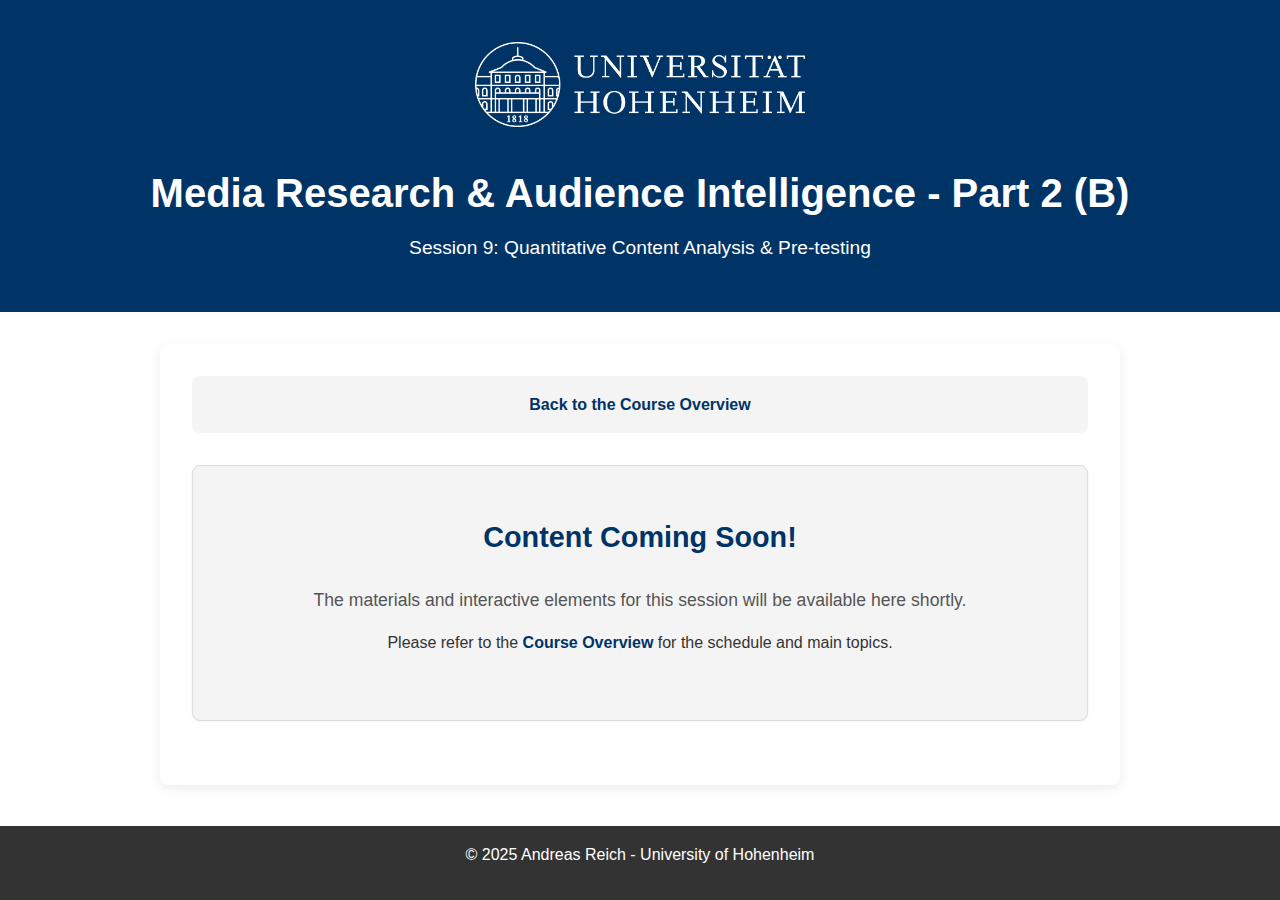
<file: session9.html>
<!DOCTYPE html>
<html lang="en">

<head>
    <meta charset="UTF-8">
    <meta name="viewport" content="width=device-width, initial-scale=1.0">
    <meta name="author" content="Andreas Reich">
    <!-- !!! CHANGE THIS TITLE FOR EACH SESSION !!! -->
    <title>Session X: [Topic] – Media Research WS 2025/26</title>
    <link rel="stylesheet" href="style.css">
</head>

<body>

    <header>
        <a href="https://www.uni-hohenheim.de" target="_blank">
            <img src="uni-logo-de_hoh_weiss.png" alt="Universität Hohenheim Logo" class="uni-logo">
        </a>
        <h1>Media Research & Audience Intelligence - Part 2 (B)</h1>
        <!-- !!! CHANGE THIS SUBTITLE FOR EACH SESSION !!! -->
        <p class="subtitle">Session 9: 	Quantitative Content Analysis & Pre-testing</p>
    </header>

    <div class="container">
        <nav>
            <ul>
                <li><a href="index.html">Back to the Course Overview</a></li>
            </ul>
        </nav>
        
        <main>
            <div class="interactive-box" style="text-align: center; padding: 3rem 2rem;">
                <h2 style="margin-top: 0;">Content Coming Soon!</h2>
                <p style="font-size: 1.1em; color: #555;">The materials and interactive elements for this session will be available here shortly.</p>
                <p>Please refer to the <a href="index.html">Course Overview</a> for the schedule and main topics.</p>
            </div>
        </main>
    </div>

    <footer>
        <p>© 2025 Andreas Reich - University of Hohenheim</p>
    </footer>

</body>

</html>
</file>
<file: style.css>
/* style.css */
:root {
    --primary-color: #003366;
    /* Dunkelblau Uni Hohenheim */
    --secondary-color: #f4f4f4;
    /* Helles Grau */
    --text-color: #333;
    --accent-color: #e8491d;
    /* Akzentfarbe Orange */
    --max-width: 960px;
    --border-radius: 8px;
    --hover-lighten: rgba(255, 255, 255, 0.1);
    --hover-darken: rgba(0, 0, 0, 0.1);
}

* {
    box-sizing: border-box;
    margin: 0;
    padding: 0;
}

body {
    font-family: 'Segoe UI', Tahoma, Geneva, Verdana, sans-serif;
    line-height: 1.6;
    color: var(--text-color);
    background-color: #fff;
    padding-bottom: 60px;
}

.container {
    max-width: var(--max-width);
    margin: 2rem auto;
    padding: 2rem;
    background-color: #fff;
    border-radius: var(--border-radius);
    box-shadow: 0 4px 12px rgba(0, 0, 0, 0.08);
}

header {
    background: var(--primary-color);
    color: #fff;
    padding: 2rem 1rem;
    text-align: center;
    margin-bottom: 2rem;
    display: flex;
    flex-direction: column;
    align-items: center;
    justify-content: center;
}

header .uni-logo {
    max-width: 350px;
    margin-bottom: 1rem;
    padding: 10px;
    border-radius: 3%;
}

header h1 {
    color: #fff;
    margin-bottom: 0.5rem;
    font-size: 2.5rem;
}

header .subtitle {
    font-size: 1.2rem;
    font-weight: 300;
    max-width: 80%;
}

nav {
    background: var(--secondary-color);
    padding: 0.5rem 0;
    border-radius: var(--border-radius);
    margin-bottom: 2rem;
}

nav ul {
    list-style: none;
    padding: 0;
    text-align: center;
    margin: 0;
}

nav ul li {
    display: inline-block;
    margin: 0.5rem 1rem;
}

nav ul li a {
    text-decoration: none;
    color: var(--primary-color);
    font-weight: bold;
    padding: 0.5rem 0.75rem;
    border-radius: 5px;
    transition: color 0.3s ease, background-color 0.3s ease;
}

nav ul li a:hover,
nav ul li a.active {
    color: var(--accent-color);
    background-color: rgba(0, 0, 0, 0.05);
}

main {
    margin-top: 2rem;
}

h1,
h2,
h3 {
    color: var(--primary-color);
    margin-bottom: 1rem;
}

h2 {
    font-size: 1.8rem;
    border-bottom: 2px solid var(--secondary-color);
    padding-bottom: 0.5rem;
    margin-top: 2rem;
}

h2:first-of-type {
    margin-top: 0;
}

h3 {
    font-size: 1.4rem;
}

p {
    margin-bottom: 1rem;
}

ul,
ol {
    margin-bottom: 1rem;
    margin-left: 1.5rem;
}

li {
    margin-bottom: 0.5rem;
}

blockquote {
    background: #e7f3fe;
    border-left: 5px solid #2196F3;
    margin: 1.5em 0;
    padding: 1em 1.5em;
    font-style: italic;
    border-radius: 0 var(--border-radius) var(--border-radius) 0;
}

hr {
    border: 0;
    height: 1px;
    background: #ccc;
    margin: 2rem 0;
}

a {
    color: var(--primary-color);
    text-decoration: none;
    font-weight: 600;
}

a:hover {
    color: var(--accent-color);
    text-decoration: underline;
}

footer {
    background: var(--text-color);
    color: #fff;
    text-align: center;
    padding: 1rem 0;
    position: fixed;
    bottom: 0;
    width: 100%;
    z-index: 100;
}

/* Course Schedule Table Styles */
.course-schedule {
    width: 100%;
    border-collapse: collapse;
    margin: 2rem 0;
    font-size: 0.95em;
    box-shadow: 0 2px 5px rgba(0, 0, 0, 0.1);
    border-radius: var(--border-radius);
    overflow: hidden;
}

.course-schedule thead tr {
    background-color: var(--primary-color);
    color: #ffffff;
    text-align: left;
}

.course-schedule th,
.course-schedule td {
    padding: 12px 15px;
}

.course-schedule tbody tr {
    border-bottom: 1px solid #dddddd;
}

.course-schedule tbody tr:nth-of-type(even) {
    background-color: var(--secondary-color);
}

.course-schedule tbody tr:last-of-type {
    border-bottom: 2px solid var(--primary-color);
}

.course-schedule tbody tr.break-row {
    background-color: #e9ecef;
    font-style: italic;
    color: #6c757d;
    text-align: center;
}

.course-schedule .session-number {
    font-weight: bold;
    text-align: center;
    width: 80px;
}

.course-schedule .note {
    font-style: italic;
    font-size: 0.9em;
    color: #555;
}

/* Styling für Interaktive Elemente (beibehalten für spätere Sessions) */
.interactive-box {
    background-color: var(--secondary-color);
    border: 1px solid #ddd;
    border-radius: var(--border-radius);
    padding: 1.5rem;
    margin: 2rem 0;
    box-shadow: 0 1px 3px rgba(0, 0, 0, 0.05);
}
</file>
<file: session1.css>
/* session1.css - Specific styles for the first session */

.lecturer-intro {
    background-color: var(--secondary-color);
    padding: 1rem 1.5rem;
    border-radius: var(--border-radius);
    margin-bottom: 2rem;
    border-left: 4px solid var(--primary-color);
}

.reflection-box {
    background-color: #e7f3fe; /* Light blue */
    border: 1px solid #cce5ff;
}

.process-flow {
    display: flex;
    flex-wrap: wrap;
    justify-content: center;
    align-items: center;
    gap: 0.5rem 1rem;
    margin: 1.5rem 0;
    padding: 1rem;
    background: var(--secondary-color);
    border-radius: var(--border-radius);
    text-align: center;
}

.process-flow .step {
    padding: 0.5rem 1rem;
    background-color: #fff;
    border: 1px solid #ddd;
    border-radius: 5px;
    font-size: 0.9em;
    font-weight: 600;
}

.process-flow .arrow {
    font-weight: bold;
    color: var(--primary-color);
    font-size: 1.5em;
}

.collapsible-box {
    margin: 1.5rem 0;
}

.collapsible-trigger {
    background-color: var(--secondary-color);
    color: var(--primary-color);
    cursor: pointer;
    padding: 12px 18px;
    width: 100%;
    border: none;
    text-align: left;
    outline: none;
    font-size: 1.1em;
    font-weight: bold;
    border-radius: 5px;
    transition: background-color 0.3s ease;
}

.collapsible-trigger:hover {
    background-color: #e2e6ea;
}

.collapsible-content {
    padding: 0 18px;
    max-height: 0;
    overflow: hidden;
    transition: max-height 0.3s ease-out;
    background-color: white;
    border: 1px solid var(--secondary-color);
    border-top: none;
    border-radius: 0 0 5px 5px;
}

.collapsible-content ol {
    padding-top: 1rem;
}

/* === The Research Expedition Visualization === */

#expedition-container {
    margin: 2.5rem 0;
}

.expedition-map {
    display: flex;
    justify-content: space-between;
    align-items: center;
    gap: 10px;
    padding-bottom: 1rem;
}

.expedition-stage {
    flex: 1;
    min-width: 100px;
    padding: 15px 10px;
    background-color: #ffffff;
    border: 2px solid #e0e0e0;
    border-radius: var(--border-radius);
    text-align: center;
    cursor: pointer;
    transition: all 0.3s cubic-bezier(0.25, 0.8, 0.25, 1);
    position: relative;
    box-shadow: 0 2px 4px rgba(0,0,0,0.05);
}

.expedition-stage:hover {
    transform: translateY(-5px);
    box-shadow: 0 6px 12px rgba(0,0,0,0.1);
    border-color: #ccc;
}

.expedition-stage.active {
    transform: translateY(-5px) scale(1.03);
    border-color: var(--accent-color);
    box-shadow: 0 8px 16px rgba(0, 0, 0, 0.12);
    background-color: #fffaf8;
}

.stage-icon {
    font-size: 2.5rem;
    line-height: 1;
    margin-bottom: 0.75rem;
    transition: transform 0.3s ease;
}

.expedition-stage.active .stage-icon {
    transform: scale(1.1) rotate(-5deg);
}

.stage-label {
    font-weight: bold;
    color: var(--primary-color);
    font-size: 0.9em;
    min-height: 2.5em; /* Ensures consistent height */
    display: flex;
    align-items: center;
    justify-content: center;
}

.stage-units {
    font-size: 0.75em;
    color: #888;
    margin-top: 5px;
    font-weight: 500;
}

.expedition-arrow {
    font-size: 2rem;
    color: #ccc;
    font-weight: bold;
    flex-shrink: 0;
}

/* Details Container */
.expedition-details-container {
    max-height: 420px !important;
    overflow: hidden;
    transition: max-height 0.5s ease-in-out, margin-top 0.5s ease-in-out;
}

.expedition-details-content {
    background-color: #f8f9fa;
    border: 1px solid #e9ecef;
    border-top: 3px solid var(--accent-color);
    border-radius: 0 0 var(--border-radius) var(--border-radius);
    padding: 1.5rem;
    opacity: 0;
    transform: translateY(-10px);
    transition: opacity 0.4s ease-out 0.1s, transform 0.4s ease-out 0.1s;
}

.expedition-details-container.show .expedition-details-content {
    opacity: 1;
    transform: translateY(0);
}

.expedition-details-content h4 {
    margin-top: 0;
    color: var(--accent-color);
    font-size: 1.3em;
}

/* Responsive adjustments */
@media (max-width: 768px) {
    .expedition-map {
        flex-direction: column;
        gap: 15px;
    }
    .expedition-arrow {
        transform: rotate(90deg);
    }
    .stage-label {
        min-height: auto;
    }
}

/* === ENHANCED Expedition Details & Animations === */

.expedition-details-content {
    display: flex;
    gap: 2rem;
    align-items: center;
}

.details-text {
    flex-basis: 55%;
    flex-shrink: 1;
}

.details-animation {
    flex-basis: 45%;
    flex-shrink: 0;
    min-height: 200px;
    display: flex;
    justify-content: center;
    align-items: center;
    position: relative; /* Context for absolute positioned items */
    background-color: #fff;
    border-radius: var(--border-radius);
    border: 1px solid #e0e0e0;
    overflow: hidden;
}

/* --- Animation specific for Stage 1: The Blueprint --- */
#blueprint-animation {
    width: 100%;
    height: 100%;
}

.blueprint-word {
    position: absolute;
    background-color: #e3f2fd; /* Light blue */
    color: #1565c0; /* Darker blue text */
    padding: 5px 10px;
    border-radius: 20px;
    font-size: 0.9em;
    font-weight: 500;
    border: 1px solid #bbdefb;
    transition: all 0.8s cubic-bezier(0.68, -0.55, 0.27, 1.55); /* Bouncy transition */
    opacity: 0;
}

#blueprint-animation.run-animation .blueprint-word {
    opacity: 1;
}

#blueprint-animation.focused .blueprint-word:not(.final-question) {
    transform: scale(0.1) rotate(360deg);
    opacity: 0;
}

.final-question {
    font-size: 1.1em !important;
    font-weight: bold !important;
    background-color: var(--accent-color) !important;
    color: white !important;
    border-color: transparent !important;
    padding: 10px 15px !important;
    z-index: 10;
    white-space: nowrap;
}

/* Responsive adjustments for the enhanced view */
@media (max-width: 768px) {
    .expedition-details-content {
        flex-direction: column;
    }
}

/* === Animation specific for Stage 2: Gearing Up === */

#gearing-up-animation {
    display: flex;
    flex-direction: column;
    justify-content: space-between;
    align-items: center;
    padding: 1rem;
    height: 100%;
}

.toolkit-prompt {
    font-weight: bold;
    color: var(--primary-color);
    margin-bottom: 0.5rem;
    font-size: 0.9em;
}

.toolkit-workbench {
    width: 100%;
    height: 100px;
    margin-bottom: 1rem;
    position: relative;
    display: flex;
    justify-content: center;
    align-items: center;
    gap: 1rem;
}

.toolkit-item {
    position: relative;
    display: flex;
    flex-direction: column;
    align-items: center;
    opacity: 0;
    transform: translateY(20px) scale(0.8);
    transition: opacity 0.4s ease-out, transform 0.4s cubic-bezier(0.175, 0.885, 0.32, 1.275);
}

.toolkit-item.visible {
    opacity: 1;
    transform: translateY(0) scale(1);
}

.toolkit-item .item-icon {
    font-size: 3rem;
    line-height: 1;
    background-color: #e9ecef;
    padding: 10px;
    border-radius: 50%;
    border: 2px solid #ced4da;
}

.toolkit-item.instrument .item-icon {
    font-size: 1.8rem;
    background-color: #fff;
}

.toolkit-item .item-name {
    font-size: 0.8em;
    font-weight: 500;
    color: #555;
    margin-top: 5px;
}

.toolkit-controls {
    display: flex;
    justify-content: center;
    gap: 10px;
    width: 100%;
    margin-bottom: 1rem;
}

.toolkit-button {
    flex: 1;
    max-width: 180px;
    padding: 8px 10px;
    font-size: 0.85em;
    font-weight: 600;
    border: 1px solid #adb5bd;
    border-radius: 5px;
    background-color: #fff;
    color: #495057;
    cursor: pointer;
    transition: all 0.2s ease;
}

.toolkit-button:hover {
    background-color: #f8f9fa;
    border-color: #6c757d;
}

.toolkit-button.active {
    background-color: var(--primary-color);
    color: white;
    border-color: var(--primary-color);
    transform: scale(1.05);
    box-shadow: 0 4px 8px rgba(0,0,0,0.1);
}

.toolkit-description {
    font-size: 0.85em;
    color: #333;
    text-align: center;
    min-height: 3.5em; /* Reserve space to prevent layout jumps */
    padding: 0 10px;
}

/* === Animation specific for Stage 3: In The Field === */

#data-collection-animation {
    display: flex;
    flex-direction: column;
    padding: 0;
    overflow: hidden; /* Important for the stream effect */
}

.collection-source {
    width: 100%;
    height: 80px;
    background: linear-gradient(180deg, #e3f2fd, #fafcff);
    position: relative;
    border-bottom: 2px solid #bbdefb;
    overflow: hidden;
}

@keyframes flow-source {
    from { transform: translateY(-100%); opacity: 0; }
    20% { opacity: 1; }
    90% { opacity: 1; }
    to { transform: translateY(150%); opacity: 0; }
}

.source-item {
    position: absolute;
    font-size: 1.5rem;
    opacity: 0;
    animation-name: flow-source;
    animation-timing-function: linear;
    animation-iteration-count: infinite;
}

.collection-controls {
    display: flex;
    justify-content: center;
    gap: 10px;
    padding: 10px 0;
}

.collection-button {
    padding: 6px 12px;
    font-size: 0.8em;
    font-weight: 600;
    border: 1px solid #adb5bd;
    border-radius: 5px;
    background-color: #fff;
    cursor: pointer;
    transition: all 0.2s ease;
}

.collection-button:hover {
    background-color: #f8f9fa;
}

.collection-button.active {
    background-color: var(--primary-color);
    color: white;
    border-color: var(--primary-color);
}

.collection-path {
    display: flex;
    justify-content: space-between;
    align-items: center;
    padding: 10px 20px;
}

.collection-researcher {
    font-size: 3.5rem;
    transition: all 0.3s ease;
}

.collection-storage {
    text-align: center;
}

.storage-label {
    font-size: 0.75em;
    font-weight: bold;
    color: #6c757d;
}

.storage-bin {
    width: 80px;
    height: 60px;
    background-color: #e9ecef;
    border: 2px solid #ced4da;
    border-top: none;
    border-radius: 0 0 5px 5px;
    position: relative;
    padding: 4px;
    display: flex;
    flex-wrap: wrap;
    align-content: flex-start;
    gap: 3px;
}

.collected-dot {
    width: 8px;
    height: 8px;
    background-color: var(--primary-color);
    border-radius: 50%;
}

.collection-status {
    font-size: 0.8em;
    color: #555;
    text-align: center;
    padding-bottom: 10px;
    min-height: 1.2em;
}

/* Data point flying animation */
@keyframes fly-to-storage {
    0% {
        transform: translate(0, 0) scale(1.2);
        opacity: 1;
    }
    100% {
        transform: translate(150px, 60px) scale(0.5); /* Fly towards the bin */
        opacity: 0;
    }
}

.data-point {
    position: absolute;
    font-size: 1.2rem;
    padding: 2px;
    background: #fff;
    border-radius: 50%;
    z-index: 100;
    animation: fly-to-storage 1.5s ease-in forwards;
}

/* === Animation specific for Stage 4: Analysis & Finalization === */

#analysis-animation {
    display: flex;
    flex-direction: column;
    align-items: center;
    justify-content: space-between;
    padding: 1rem;
    height: 100%;
    position: relative;
}

.engine-input, .engine-output {
    text-align: center;
}

.engine-data-label {
    font-size: 0.75em;
    font-weight: bold;
    color: #6c757d;
    margin-bottom: 5px;
}

.engine-data-pile, .engine-chart-container {
    width: 100px;
    height: 50px;
    background-color: #e9ecef;
    border: 2px solid #ced4da;
    border-radius: 5px;
    position: relative;
}

.raw-dot {
    position: absolute;
    width: 8px;
    height: 8px;
    border-radius: 50%;
    background-color: #adb5bd;
    top: 50%;
    left: 50%;
    transform: translate(var(--rand-x, 0), var(--rand-y, 0));
    transition: opacity 0.5s ease, transform 0.5s ease;
}

#analysis-animation.processing .raw-dot {
    opacity: 0;
    transform: translate(0, 0) scale(0);
}

.engine-body {
    display: flex;
    align-items: center;
    justify-content: center;
    gap: 10px;
    margin: 10px 0;
}

.engine-stage {
    padding: 10px;
    border: 2px solid #ced4da;
    border-radius: var(--border-radius);
    text-align: center;
    background-color: #f8f9fa;
    transition: all 0.3s ease;
}

.engine-stage.active {
    background-color: #fff3cd; /* Yellow highlight */
    border-color: #ffc107;
}

.engine-stage .stage-icon {
    font-size: 1.5rem;
}

.engine-stage .stage-name {
    font-size: 0.7em;
    font-weight: 600;
    color: var(--primary-color);
}

@keyframes spin {
    to { transform: rotate(360deg); }
}

.engine-stage .stage-gears {
    font-size: 0.8rem;
    line-height: 1;
    margin-top: 5px;
    opacity: 0.5;
}

.engine-stage.active .stage-gears {
    animation: spin 1s linear infinite;
    opacity: 1;
}

.engine-arrow {
    font-size: 1.5rem;
    color: #ccc;
    font-weight: bold;
}

.engine-chart-container {
    padding: 5px;
}

.insight-chart {
    display: flex;
    justify-content: space-around;
    align-items: flex-end;
    width: 100%;
    height: 100%;
}

.insight-chart .bar {
    width: 25%;
    background-color: var(--primary-color);
    border-radius: 2px 2px 0 0;
    height: 0; /* Initial state for animation */
    transition: height 0.6s cubic-bezier(0.25, 1, 0.5, 1);
}

.insight-chart .bar.visible {
    /* Height is set in-line */
}

.engine-button {
    position: absolute;
    bottom: 5px;
    padding: 6px 15px;
    font-size: 0.9em;
    font-weight: bold;
    border: 1px solid var(--accent-color);
    background-color: var(--accent-color);
    color: white;
    border-radius: 20px;
    cursor: pointer;
    transition: all 0.2s ease;
}

.engine-button:hover {
    background-color: #d73a0a;
    border-color: #d73a0a;
}

.engine-button:disabled {
    background-color: #ccc;
    border-color: #ccc;
    cursor: not-allowed;
}

/* === UPGRADED Animation for Stage 5: The Summit === */

#presentation-animation {
    display: flex;
    flex-direction: column;
    align-items: center;
    justify-content: flex-end; /* Align to the bottom */
    padding: 1rem;
    position: relative;
    overflow: hidden;
    height: 100%;
    background: linear-gradient(to top, #e3f2fd 0%, #ffffff 60%);
}

.summit-platform {
    width: 80px;
    height: 15px;
    background-color: #6c757d;
    border-radius: 5px 5px 0 0;
    position: relative;
    margin-bottom: 25px;
    z-index: 5;
}

.summit-researcher {
    font-size: 3rem;
    position: absolute;
    bottom: 5px;
    left: 50%;
    transform: translateX(-50%);
    transition: transform 0.3s ease-in-out;
}

.summit-researcher.presenting {
    transform: translateX(-50%) scale(1.1);
}

.summit-button {
    position: absolute;
    bottom: 10px;
    padding: 6px 15px;
    font-size: 0.9em;
    font-weight: bold;
    border: 1px solid var(--accent-color);
    background-color: var(--accent-color);
    color: white;
    border-radius: 20px;
    cursor: pointer;
    transition: all 0.2s ease;
    z-index: 10;
}

.summit-button:hover {
    background-color: #d73a0a;
}

.summit-button:disabled {
    background-color: #ccc;
    border-color: #ccc;
    cursor: not-allowed;
}

.summit-audiences {
    position: absolute;
    top: 0;
    left: 0;
    width: 100%;
    height: 100%;
}

.audience {
    position: absolute;
    display: flex;
    flex-direction: column;
    align-items: center;
    transition: transform 0.3s cubic-bezier(0.175, 0.885, 0.32, 1.275);
    z-index: 5;
}

.audience-icon {
    font-size: 2.5rem;
    position: relative; /* For the checkmark */
    transition: filter 0.3s ease;
}

.audience-label {
    font-size: 0.6em;
    font-weight: 500;
    color: #555;
    background-color: rgba(255, 255, 255, 0.7);
    padding: 1px 4px;
    border-radius: 3px;
    margin-top: 2px;
}

.audience.received .audience-icon {
    filter: drop-shadow(0 0 5px var(--accent-color));
}

.audience .audience-icon::after { /* The checkmark */
    content: '✔';
    position: absolute;
    bottom: -5px;
    right: -5px;
    font-size: 0.7em;
    color: white;
    background-color: #28a745; /* Green */
    border-radius: 50%;
    width: 20px;
    height: 20px;
    display: flex;
    align-items: center;
    justify-content: center;
    line-height: 1;
    transform: scale(0);
    opacity: 0;
    transition: all 0.3s ease-out 0.1s;
}

.audience.received .audience-icon::after {
    transform: scale(1);
    opacity: 1;
}

/* Insight Packet Animation */
@keyframes fly-packet {
    0% {
        transform: scale(0.5);
        opacity: 1;
    }
    99% {
        transform: translate(var(--end-x), var(--end-y)) scale(1);
        opacity: 1;
    }
    100% {
        transform: translate(var(--end-x), var(--end-y)) scale(1);
        opacity: 0;
    }
}

.insight-packet {
    position: absolute;
    width: 18px;
    height: 18px;
    background-color: var(--accent-color);
    border-radius: 4px;
    box-shadow: 0 0 8px var(--accent-color);
    z-index: 20;
    transform-origin: center center;
    opacity: 0; /* Hidden until fired */
}

.insight-packet.fire {
    animation: fly-packet 1s cubic-bezier(0.4, 0, 0.9, 0.6) forwards;
}

/* === Detailed Phase Content Section === */

#phase-details-section {
    margin-top: 2rem;
    padding-top: 1.5rem;
    border-top: 1px solid #eee;
}

.phase-content-block {
    background-color: #f8f9fa;
    border: 1px solid #e9ecef;
    border-left: 5px solid var(--primary-color);
    border-radius: var(--border-radius);
    padding: 1.5rem 2rem;
    margin-bottom: 1rem;
    /* Animation will be handled by JS */
    transition: all 0.5s ease-in-out;
}

.phase-content-block h3 {
    margin-top: 0;
    color: var(--primary-color);
    font-size: 1.5em;
}

.phase-content-block h4 {
    margin-top: 1.5rem;
    color: var(--text-color);
    border-bottom: 1px solid #ddd;
    padding-bottom: 0.25rem;
}

.task-list {
    list-style: none;
    padding-left: 0;
    margin-top: 1rem;
}

.task-list li {
    display: flex;
    align-items: flex-start;
    gap: 15px;
    margin-bottom: 1.5rem;
}

.task-list .task-icon {
    font-size: 2rem;
    line-height: 1.2;
    flex-shrink: 0;
}

.task-list ul {
    font-size: 0.9em;
    margin-top: 0.5rem;
}

/* === Animated Statistics Timeline === */

#stats-timeline-container {
    margin-top: 2.5rem;
    text-align: center;
}

.timeline-wrapper {
    margin: 2rem auto;
    padding: 2.5rem 1rem 1.5rem 1rem;
    position: relative;
    max-width: 800px;
    padding-top: 120px;
}

.timeline-track {
    width: 100%;
    height: 6px;
    background-color: #e0e0e0;
    border-radius: 3px;
    position: relative;
}

.timeline-progress {
    position: absolute;
    top: 0;
    left: 0;
    height: 100%;
    width: 0; /* Animated by JS */
    background-color: var(--accent-color);
    border-radius: 3px;
    transition: width 2.5s cubic-bezier(0.65, 0, 0.35, 1);
}

.timeline-milestone {
    position: absolute;
    top: 50%;
    transform: translateY(-50%);
    display: flex;
    flex-direction: column;
    align-items: center;
}

.milestone-dot {
    width: 20px;
    height: 20px;
    background-color: #fff;
    border: 4px solid #e0e0e0;
    border-radius: 50%;
    transition: all 0.3s ease-out;
}

.timeline-milestone.visible .milestone-dot {
    border-color: var(--accent-color);
    transform: scale(1.2);
}

.milestone-info {
    position: absolute;
    bottom: 30px; /* Position above the dot */
    min-width: 120px;
    padding: 10px;
    background-color: var(--primary-color);
    color: white;
    border-radius: var(--border-radius);
    box-shadow: 0 4px 10px rgba(0,0,0,0.15);
    text-align: center;
    opacity: 0;
    transform: translateY(15px);
    transition: opacity 0.4s ease-out, transform 0.4s ease-out;
}

.timeline-milestone.visible .milestone-info {
    opacity: 1;
    transform: translateY(0);
}

.info-year {
    font-size: 0.9em;
    font-weight: bold;
    color: rgba(255, 255, 255, 0.8);
    margin-bottom: 5px;
}

.info-value {
    font-size: 2em;
    font-weight: bold;
    line-height: 1;
}

.info-label {
    font-size: 0.8em;
    text-transform: uppercase;
    letter-spacing: 0.5px;
}

.timeline-context-note {
    margin-top: 1.5rem;
    font-size: 0.9em;
    color: #555;
    font-style: italic;
}


/* --- Brainstorming Tool Styles --- */
#brainstorm-tool {
    background-color: #f8f9fa;
    border: 1px solid #e0e0e0;
    border-radius: var(--border-radius);
    padding: 1.5rem;
    margin-top: 2rem;
    position: relative;
    /* Needed for potential absolute children if any */
    transition: all 0.3s ease-in-out;
    /* For fullscreen */
}

.brainstorm-controls {
    display: flex;
    justify-content: flex-end;
    /* Align buttons to the right */
    gap: 10px;
    margin-bottom: 1.5rem;
    padding-bottom: 1rem;
    border-bottom: 1px dashed #ccc;
    flex-wrap: wrap;
    /* Allow buttons to wrap */
}

.brainstorm-controls button {
    /* Reuse existing button styles or define new */
    padding: 6px 12px;
    font-size: 0.9em;
    display: inline-flex;
    /* Align icon and text */
    align-items: center;
    gap: 5px;
    background-color: #fff;
    border: 1px solid #ccc;
    cursor: pointer;
    border-radius: var(--border-radius);
    transition: background-color 0.2s, color 0.2s, box-shadow 0.2s;
}

.brainstorm-controls button:hover:not(:disabled) {
    background-color: #eee;
    box-shadow: 0 1px 2px rgba(0, 0, 0, 0.1);
}

.brainstorm-controls button:disabled {
    opacity: 0.5;
    cursor: not-allowed;
}

/* Optional Icons (Emojis) */
#btn-visualize::before {
    margin-right: 3px;
}

#btn-export-csv::before {
    margin-right: 3px;
}

#btn-export-png::before {
    margin-right: 3px;
}

#btn-fullscreen::before {
    content: '↔️';
    margin-right: 3px;
}

#btn-close-modal {
    display: none;
    /* Hidden by default */
}

/* Input Sections */
.brainstorm-inputs {
    display: grid;
    grid-template-columns: repeat(auto-fit, minmax(250px, 1fr));
    /* Responsive columns */
    gap: 1.5rem;
    margin-bottom: 1.5rem;
}

.input-group {
    display: flex;
    flex-direction: column;
}

.input-group label {
    font-weight: bold;
    margin-bottom: 5px;
    color: var(--primary-color);
    font-size: 0.9em;
}

.input-group input[type="text"] {
    padding: 8px 10px;
    border: 1px solid #ccc;
    border-radius: var(--border-radius);
    font-size: 1em;
    flex-grow: 1;
    /* Input takes space if button next */
    transition: border-color 0.2s ease;
}

.input-group .input-row {
    display: flex;
    gap: 5px;
}

.input-group .input-row button {
    padding: 8px 15px;
    background-color: var(--accent-color);
    color: white;
    border: none;
    border-radius: var(--border-radius);
    cursor: pointer;
    font-size: 0.9em;
    flex-shrink: 0;
    /* Prevent button shrinking */
}

.input-group .input-row button:hover {
    background-color: #d73a0a;
}

/* List Display Sections */
.brainstorm-lists {
    display: grid;
    grid-template-columns: repeat(auto-fit, minmax(250px, 1fr));
    gap: 1.5rem;
    margin-bottom: 2rem;
    min-height: 100px;
    /* Ensure lists have some height */
    border-top: 1px solid #eee;
    padding-top: 1.5rem;
}

.list-column h4 {
    margin-top: 0;
    margin-bottom: 0.8rem;
    color: var(--primary-color);
    border-bottom: 2px solid var(--secondary-color);
    padding-bottom: 5px;
    font-size: 1.1em;
}

.brainstorm-list {
    list-style: none;
    padding: 0;
    margin: 0;
    min-height: 80px;
    /* Min height for empty state */
}

.brainstorm-list li {
    background-color: #fff;
    border: 1px solid #e0e0e0;
    padding: 8px 12px;
    margin-bottom: 6px;
    border-radius: 4px;
    display: flex;
    justify-content: space-between;
    align-items: center;
    font-size: 0.95em;
    box-shadow: 0 1px 1px rgba(0, 0, 0, 0.03);
}

.brainstorm-list li.empty-list {
    border-style: dashed;
    color: #888;
    font-style: italic;
    text-align: center;
    padding: 15px;
    font-size: 0.9em;
    box-shadow: none;
}

.remove-item {
    cursor: pointer;
    color: #dc3545;
    /* Red */
    font-weight: bold;
    font-size: 1.2em;
    padding: 0 5px;
    margin-left: 10px;
    opacity: 0.5;
    transition: opacity 0.2s;
}

.brainstorm-list li:hover .remove-item {
    opacity: 1;
}

/* Visualization Area */
#brainstorm-visualization {
    position: relative;
    /* Needed for absolute positioned items */
    min-height: 500px;
    /* Ensure space for visualization */
    background-color: #fff;
    border: 1px dashed var(--primary-color);
    border-radius: var(--border-radius);
    margin-top: 1rem;
    padding: 10px;
    opacity: 0.7;
    transition: opacity 0.4s ease;
}

#brainstorm-visualization.active {
    opacity: 1;
    border-style: solid;
}

.empty-viz {
    text-align: center;
    color: #888;
    margin-top: 20px;
    font-style: italic;
}


.viz-item {
    display: inline-block;
    /* Needs display for sizing */
    position: absolute;
    /* Positioned by JS */
    padding: 4px 8px;
    border-radius: 15px;
    /* Pill shape */
    margin: 3px;
    /* Slight spacing handled by JS pos */
    cursor: default;
    transition: transform 0.2s ease;
    border: 1px solid transparent;
    /* Base border */
}

.viz-item:hover {
    transform: scale(1.1);
    z-index: 10;
    /* Bring to front on hover */
}

/* Assign colors based on category */
.viz-topic {
    background-color: #cfe2ff;
    border-color: #a6cfff;
    color: #003d80;
}

/* Blueish */
.viz-platform {
    background-color: #d1e7dd;
    border-color: #a3cfbb;
    color: #0a3622;
}

/* Greenish */
.viz-method {
    background-color: #fff3cd;
    border-color: #ffeeba;
    color: #664d03;
}

/* Yellowish */

/* --- Fullscreen Modal Styles --- */
#brainstorm-tool.fullscreen-mode {
    position: fixed;
    top: 0;
    left: 0;
    width: 100%;
    height: 100%;
    z-index: 1000;
    background-color: rgba(248, 249, 250, 0.98);
    /* Almost opaque background */
    overflow-y: auto;
    /* Allow scrolling within modal */
    padding: 2rem;
    /* More padding in fullscreen */
    border-radius: 0;
    border: none;
    box-shadow: 0 0 20px rgba(0, 0, 0, 0.2);
    display: flex;
    /* Allow flex column layout for centering content */
    flex-direction: column;
}

/* Hide non-modal elements when active */
body.brainstorm-fullscreen-active {
    overflow: hidden;
    /* Prevent scrolling body behind modal */
}

/* Show close button only in fullscreen */
#brainstorm-tool.fullscreen-mode #btn-close-modal {
    display: inline-flex;
    position: absolute;
    /* Position relative to toolContainer */
    top: 15px;
    right: 20px;
    background: none;
    border: none;
    font-size: 2em;
    color: #6c757d;
    cursor: pointer;
    padding: 5px;
}

#brainstorm-tool.fullscreen-mode #btn-close-modal::before {
    content: '×';
    /* Close icon */
}

#brainstorm-tool.fullscreen-mode #btn-fullscreen {
    display: none;
    /* Hide regular fullscreen button in modal */
}

#brainstorm-tool.fullscreen-mode .brainstorm-inputs,
#brainstorm-tool.fullscreen-mode .brainstorm-lists,
#brainstorm-tool.fullscreen-mode #brainstorm-visualization {
    max-width: 1200px;
    /* Optional: Limit content width within fullscreen */
    margin-left: auto;
    margin-right: auto;
    width: 95%;
    /* Ensure it doesn't touch edges */
}

#brainstorm-tool.fullscreen-mode #brainstorm-visualization {
    flex-grow: 1;
    /* Allow visualization to take more space */
    min-height: 400px;
}

/* === Group Former Game: "Find Your Research Tribe" === */

#group-former-container {
    background-color: #f8f9fa;
    border: 1px solid #e9ecef;
    border-radius: var(--border-radius);
    padding: 1.5rem 2rem;
    margin: 2.5rem 0;
}

.tribe-room {
    position: relative;
    width: 100%;
    aspect-ratio: 16 / 9; /* Modern way to enforce 16:9 */
    background-color: #fff;
    border: 2px solid #ddd;
    border-radius: 5px;
    overflow: hidden; /* Keeps cards from visually spilling out */
}

.tribe-card {
    position: absolute;
    width: 40%;
    height: 40%;
    background-color: #fff;
    border: 2px solid #ced4da;
    border-radius: var(--border-radius);
    box-shadow: 0 4px 8px rgba(0,0,0,0.05);
    cursor: pointer;
    transition: all 0.2s ease-in-out;
    display: flex;
    flex-direction: column;
    justify-content: center;
    align-items: center;
    padding: 10px;
}
.tribe-card.disabled {
    cursor: not-allowed;
    filter: grayscale(80%);
}

.tribe-card:hover:not(.disabled) {
    transform: scale(1.05);
    box-shadow: 0 6px 12px rgba(0,0,0,0.1);
    border-color: var(--primary-color);
}

.tribe-card.selected {
    border-color: var(--accent-color);
    background-color: #fffaf8;
    transform: scale(1.08);
    box-shadow: 0 8px 16px rgba(0,0,0,0.15);
}

/* Card Positioning in Corners */
#card-a { top: 5%; left: 5%; }
#card-b { top: 5%; right: 5%; }
#card-c { bottom: 5%; left: 5%; }
#card-d { bottom: 5%; right: 5%; }

.card-content { text-align: center; }
.card-emoji { font-size: 2.5rem; line-height: 1; }
.card-text { font-weight: 600; color: var(--primary-color); font-size: 0.9em; margin-top: 5px; }
.card-label { position: absolute; top: 5px; left: 10px; font-weight: bold; color: #ccc; }

.peer-count {
    position: absolute;
    bottom: 5px;
    right: 10px;
    background-color: var(--accent-color);
    color: white;
    font-weight: bold;
    font-size: 0.9em;
    border-radius: 50%;
    width: 24px;
    height: 24px;
    display: flex;
    justify-content: center;
    align-items: center;
    line-height: 1;
    transform: scale(0);
    transition: transform 0.3s cubic-bezier(0.175, 0.885, 0.32, 1.275);
}
.tribe-card.selected .peer-count {
    transform: scale(1);
}

.tribe-controls {
    display: grid;
    grid-template-columns: 1fr auto 1fr;
    align-items: center;
    gap: 1.5rem;
    margin-top: 1rem;
    padding: 1rem;
    background-color: #e9ecef;
    border-radius: 5px;
}

.question-area { text-align: center; }
#question-counter { font-size: 0.8em; color: #6c757d; font-weight: bold; display: block; }
#question-text { margin: 0; font-size: 1.1em; }

.timer-area { text-align: center; }
#timer-bar-container {
    width: 100%;
    height: 8px;
    background-color: #ced4da;
    border-radius: 4px;
    overflow: hidden;
    margin-bottom: 5px;
}
#timer-bar {
    width: 100%;
    height: 100%;
    background-color: #28a745; /* Green */
    border-radius: 4px;
    transition: width 1s linear, background-color 0.5s ease;
}
#timer-text { font-weight: bold; font-size: 1.1em; }

.tribe-button {
    padding: 10px 20px;
    font-size: 1em;
    font-weight: bold;
    border: none;
    border-radius: var(--border-radius);
    background-color: var(--accent-color);
    color: white;
    cursor: pointer;
    transition: background-color 0.2s;
    justify-self: end;
}
.tribe-button:disabled {
    background-color: #adb5bd;
    cursor: not-allowed;
}
#start-game-btn { justify-self: center; }

.tribe-overlay {
    position: absolute;
    top: 0; left: 0; width: 100%; height: 100%;
    background-color: rgba(248, 249, 250, 0.95);
    display: flex;
    flex-direction: column;
    justify-content: center;
    align-items: center;
    text-align: center;
    opacity: 0;
    pointer-events: none;
    transition: opacity 0.3s ease;
    z-index: 10;
}
.tribe-overlay.visible {
    opacity: 1;
    pointer-events: all;
}
</file>
<file: session2.css>
/* session2.css - FINAL CLEANED VERSION */

/* --- Agenda & Section Dividers --- */
.agenda-list {
    display: grid;
    grid-template-columns: repeat(auto-fit, minmax(300px, 1fr));
    gap: 1.5rem;
    margin-top: 1.5rem;
}

.agenda-item {
    display: flex;
    align-items: flex-start;
    gap: 1rem;
    background-color: var(--secondary-color);
    padding: 1rem;
    border-radius: var(--border-radius);
    border-left: 4px solid var(--primary-color);
}

.agenda-icon {
    font-size: 2.5rem;
    line-height: 1;
    margin-top: 5px;
}

.agenda-text h4 {
    margin: 0 0 0.25rem 0;
    font-size: 1.2em;
}

.agenda-text p {
    margin: 0;
    font-size: 0.9em;
    color: #555;
}

hr.section-divider {
    border: 0;
    height: 2px;
    background: linear-gradient(to right, var(--accent-color), transparent);
    margin: 3rem 0;
}

hr.section-divider+h2 {
    margin-top: 0;
}

h2 span {
    background-color: var(--accent-color);
    color: white;
    padding: 4px 12px;
    border-radius: 20px;
    font-size: 0.7em;
    margin-right: 10px;
    vertical-align: middle;
    text-transform: uppercase;
}

/* --- General Workshop & Info Boxes --- */
.workshop-task-box {
    background-color: #e3f2fd;
    /* Light blue */
    border-left: 5px solid #2196F3;
    /* Blue */
    padding: 1.5rem;
    margin: 1.5rem 0;
    border-radius: 0 var(--border-radius) var(--border-radius) 0;
}

.workshop-task-box h4 {
    margin-top: 0;
    margin-bottom: 0.5rem;
    color: #0d47a1;
}

.live-demo-box {
    display: flex;
    align-items: flex-start;
    gap: 1.5rem;
    background-color: #fff3cd;
    /* Light yellow */
    border-left: 5px solid #ffc107;
    /* Yellow */
    padding: 1.5rem;
    margin: 2rem 0;
    border-radius: 0 var(--border-radius) var(--border-radius) 0;
}

.live-demo-box .demo-icon {
    font-size: 3rem;
    line-height: 1;
}

.live-demo-box h4 {
    margin-top: 0;
    color: #664d03;
}

.info-box {
    display: flex;
    align-items: center;
    gap: 1rem;
    padding: 1rem;
    border-radius: var(--border-radius);
    margin: 1.5rem 0;
}

.info-box p {
    margin: 0;
}

.info-box .info-icon {
    font-size: 2rem;
    line-height: 1;
}

.vpn-warning {
    background-color: #f8d7da;
    border: 1px solid #f5c6cb;
    color: #721c24;
}

/* --- Collapsible & Resource Lists --- */
.collapsible-box {
    margin-bottom: 1rem;
}

.collapsible-trigger {
    background-color: var(--secondary-color);
    color: var(--primary-color);
    cursor: pointer;
    padding: 12px 18px;
    width: 100%;
    border: 1px solid #ddd;
    text-align: left;
    outline: none;
    font-size: 1.1em;
    font-weight: bold;
    border-radius: 5px;
    transition: background-color 0.3s ease;
}

.collapsible-trigger:hover {
    background-color: #e2e6ea;
}

.collapsible-content {
    padding: 0 18px;
    max-height: 0;
    overflow: hidden;
    transition: max-height 0.4s ease-out;
    background-color: white;
    border: 1px solid #ddd;
    border-top: none;
    border-radius: 0 0 5px 5px;
}

.collapsible-content ul {
    padding: 1.5rem 0 1.5rem 1.5rem;
    margin: 0;
}

.tips-list li {
    margin-bottom: 1rem;
}

.resource-list li {
    margin-bottom: 0.75rem;
}

/* --- Homework Box --- */
.homework-box {
    background: #fff;
    border: 2px solid var(--primary-color);
    border-radius: var(--border-radius);
    margin-top: 2rem;
    box-shadow: 0 4px 12px rgba(0, 51, 102, 0.1);
}

.homework-header {
    background-color: var(--primary-color);
    color: white;
    padding: 1rem 1.5rem;
    border-radius: 6px 6px 0 0;
    display: flex;
    align-items: center;
    gap: 1rem;
}

.homework-header .icon {
    font-size: 2rem;
    line-height: 1;
}

.homework-header h3 {
    margin: 0;
    color: white;
    font-size: 1.5em;
}

.homework-box p,
.homework-box ol {
    padding: 0 1.5rem;
}

.homework-box p:first-of-type {
    padding-top: 1.5rem;
}

.homework-box ol {
    padding-bottom: 1.5rem;
}


/* --- Interactive Group Manager --- */
#group-tool-container {
    background-color: #f8f9fa;
    border: 1px solid #e0e0e0;
    border-radius: var(--border-radius);
    margin-top: 1.5rem;
    box-shadow: 0 4px 12px rgba(0, 0, 0, 0.05);
}

.group-tool-header {
    display: flex;
    justify-content: space-between;
    align-items: center;
    padding: 0.75rem 1.5rem;
    background-color: var(--secondary-color);
    border-bottom: 1px solid #e0e0e0;
}

.group-tool-header h4 {
    margin: 0;
}

.group-tool-status {
    font-size: 0.85em;
    font-style: italic;
    color: #555;
    background-color: #e9ecef;
    padding: 4px 10px;
    border-radius: 15px;
    transition: all 0.3s ease;
}

.group-tool-status.success {
    background-color: #d4edda;
    color: #155724;
}

.group-tool-status.error {
    background-color: #f8d7da;
    color: #721c24;
}

.group-list-dynamic {
    list-style: none;
    padding: 1.5rem;
    margin: 0;
    min-height: 60px;
}

.group-list-dynamic .empty-list {
    color: #888;
    font-style: italic;
    text-align: center;
    padding: 1.5rem;
}

.group-item {
    display: flex;
    align-items: center;
    gap: 1rem;
    padding: 10px 15px;
    background-color: #fff;
    border: 1px solid #ddd;
    border-radius: 5px;
    margin-bottom: 10px;
}

.group-item .group-label {
    font-weight: bold;
    color: var(--primary-color);
}

.group-item .group-members {
    flex-grow: 1;
    color: #333;
}

.group-item .group-edit-input {
    flex-grow: 1;
    padding: 6px 8px;
    font-size: 0.95em;
    border: 1px solid var(--primary-color);
    border-radius: 4px;
}

.group-item-actions {
    display: flex;
    gap: 8px;
}

.group-item-actions button {
    background: none;
    border: none;
    cursor: pointer;
    font-size: 1.2rem;
    padding: 5px;
    line-height: 1;
    opacity: 0.6;
    transition: opacity 0.2s, transform 0.2s;
}

.group-item-actions button:hover {
    opacity: 1;
    transform: scale(1.1);
}

.group-tool-controls {
    display: flex;
    flex-wrap: wrap;
    justify-content: space-between;
    align-items: center;
    gap: 1rem;
    padding: 1rem 1.5rem;
    background-color: var(--secondary-color);
    border-top: 1px solid #e0e0e0;
}

.btn-control {
    display: inline-flex;
    align-items: center;
    gap: 8px;
    padding: 8px 15px;
    font-size: 0.9em;
    font-weight: bold;
    border-radius: 5px;
    cursor: pointer;
    border: 1px solid transparent;
    transition: all 0.2s ease;
}

.btn-control .icon {
    font-size: 1.1em;
}

.btn-add {
    background-color: var(--primary-color);
    color: white;
    border-color: var(--primary-color);
}

.btn-add:hover {
    background-color: #004488;
}

.btn-save {
    background-color: #28a745;
    color: white;
    border-color: #28a745;
}

.btn-save:hover {
    background-color: #218838;
}

.btn-export,
.btn-import {
    background-color: #fff;
    color: #333;
    border-color: #ccc;
}

.btn-export:hover,
.btn-import:hover {
    background-color: #f0f0f0;
    border-color: #999;
}

.group-item .group-edit-input,
.group-item .action-save,
.group-item .action-cancel {
    display: none;
}

.group-item.editing .group-members,
.group-item.editing .action-edit,
.group-item.editing .action-delete {
    display: none;
}

.group-item.editing .group-edit-input,
.group-item.editing .action-save,
.group-item.editing .action-cancel {
    display: inline-block;
}


/* --- Interactive Pitch Board Tool --- */
#pitchboard-tool {
    background-color: #f4f4f9;
    border: 1px solid #ddd;
    border-radius: var(--border-radius);
    padding: 1.5rem;
    margin: 2rem 0;
}

.pitchboard-main-controls {
    display: flex;
    justify-content: space-between;
    align-items: center;
    flex-wrap: wrap;
    gap: 1rem;
    padding-bottom: 1.5rem;
    border-bottom: 1px solid #ddd;
}

.pitchboard-main-controls h3 {
    margin: 0;
    color: var(--primary-color);
}

.control-group {
    display: flex;
    gap: 10px;
}

.tool-btn {
    display: inline-flex;
    align-items: center;
    gap: 8px;
    padding: 8px 15px;
    font-size: 0.9em;
    font-weight: bold;
    border-radius: 5px;
    cursor: pointer;
    border: 1px solid #ccc;
    background-color: #fff;
    transition: all 0.2s ease;
}

.tool-btn:hover {
    border-color: #999;
    background-color: #f8f8f8;
}

.tool-btn.add-btn {
    background-color: var(--primary-color);
    color: white;
    border-color: var(--primary-color);
}

.tool-btn.add-btn:hover {
    background-color: #004488;
}

.pitchboard-viewport {
    overflow-x: auto;
    padding: 1.5rem 0.5rem;
}

.pitchboard-slider {
    display: flex;
    gap: 1.5rem;
    min-height: 400px;
    padding-bottom: 1rem;
}

.pitchboard-slider:empty::before {
    content: 'Click "Add Group Board" to start brainstorming...';
    color: #888;
    font-style: italic;
    font-size: 1.2em;
    display: flex;
    align-items: center;
    justify-content: center;
    width: 100%;
}

.pitch-board {
    flex: 0 0 350px;
    display: flex;
    flex-direction: column;
    background-color: #fff;
    border-radius: var(--border-radius);
    box-shadow: 0 4px 12px rgba(0, 0, 0, 0.1);
    border-top: 5px solid var(--primary-color);
    transition: box-shadow 0.3s;
}

.pitch-board:hover {
    box-shadow: 0 8px 20px rgba(0, 0, 0, 0.15);
}

.board-header {
    padding: 0.75rem 1rem;
    border-bottom: 1px solid #eee;
    display: flex;
    justify-content: space-between;
    align-items: center;
    background-color: #fdfdfd;
}

.board-title {
    font-size: 1.1em;
    font-weight: bold;
    color: var(--primary-color);
    flex-grow: 1;
    cursor: text;
    padding: 5px;
    border-radius: 3px;
    outline-color: var(--accent-color);
}

.board-title:focus {
    background-color: #f0f0f0;
}

.board-actions button {
    background: none;
    border: none;
    font-size: 1.2rem;
    cursor: pointer;
    opacity: 0.6;
    transition: all 0.2s;
}

.board-actions button:hover {
    opacity: 1;
    transform: scale(1.1);
}

.board-canvas {
    flex-grow: 1;
    padding: 1rem;
    min-height: 250px;
    display: flex;
    flex-wrap: wrap;
    align-content: flex-start;
    gap: 8px;
    list-style: none;
    margin: 0;
}

.idea-bubble {
    display: inline-flex;
    align-items: center;
    padding: 6px 12px;
    border-radius: 20px;
    font-size: 0.95em;
    color: #333;
    border: 1px solid rgba(0, 0, 0, 0.1);
    cursor: default;
    transition: background-color 0.2s ease, box-shadow 0.2s ease;
}

.idea-bubble:hover {
    box-shadow: 0 2px 5px rgba(0, 0, 0, 0.1);
}

.idea-bubble .delete-idea {
    margin-left: 8px;
    font-weight: bold;
    color: rgba(0, 0, 0, 0.3);
    cursor: pointer;
    padding: 2px;
}

.idea-bubble:hover .delete-idea {
    color: rgba(0, 0, 0, 0.7);
}

.empty-canvas-msg {
    color: #999;
    font-style: italic;
    width: 100%;
    text-align: center;
    margin-top: 1rem;
}

.board-input-area {
    padding: 1rem;
    border-top: 1px solid #eee;
    display: flex;
    gap: 10px;
}

.idea-input {
    flex-grow: 1;
    padding: 8px 10px;
    border: 1px solid #ccc;
    border-radius: 5px;
}

.add-idea-btn {
    padding: 8px 12px;
    font-weight: bold;
    background-color: var(--accent-color);
    color: white;
    border: none;
    border-radius: 5px;
    cursor: pointer;
}

.add-idea-btn:hover {
    background-color: #d73a0a;
}

/* --- Pitch Section --- */

.pitch-container {
    display: grid;
    grid-template-columns: 1fr 1fr;
    gap: 1.5rem;
    margin: 2rem 0;
}

.pitch-format-box,
.pitch-questions-box {
    padding: 1.5rem;
    border-radius: var(--border-radius);
}

.pitch-format-box {
    background-color: var(--secondary-color);
    border-top: 4px solid var(--primary-color);
}

.pitch-questions-box {
    background-color: #fffaf8;
    border-top: 4px solid var(--accent-color);
}

.pitch-container h4 {
    margin-top: 0;
    margin-bottom: 1rem;
}

.pitch-container ul {
    list-style: none;
    padding: 0;
    margin: 0;
}

.pitch-container li {
    display: flex;
    align-items: center;
    gap: 10px;
    margin-bottom: 1rem;
    font-size: 0.95em;
}

.pitch-container .icon {
    font-size: 1.5rem;
    line-height: 1;
}

/* --- Anatomy of a Research Question Section --- */
.rq-anatomy-section {
    background-color: #fff;
    border: 1px solid #e0e0e0;
    border-radius: var(--border-radius);
    padding: 1.5rem 2rem;
    margin-top: 1.5rem;
}

.rq-transformation {
    display: flex;
    align-items: stretch;
    /* Makes boxes equal height */
    justify-content: center;
    gap: 1.5rem;
    margin-bottom: 2rem;
}

.rq-box {
    flex: 1;
    background-color: var(--secondary-color);
    border-radius: var(--border-radius);
    padding: 1.5rem;
    border: 1px solid #ddd;
}

.rq-box-header {
    display: flex;
    align-items: center;
    gap: 10px;
    margin-bottom: 1rem;
    border-bottom: 1px solid #ddd;
    padding-bottom: 0.75rem;
}

.rq-box-header .icon {
    font-size: 2rem;
}

.rq-box-header h3 {
    margin: 0;
    font-size: 1.2em;
}

.rq-before p {
    font-size: 1.5em;
    font-style: italic;
    color: #555;
    text-align: center;
    padding-top: 1rem;
}

.rq-after {
    border-left: 5px solid var(--accent-color);
    background-color: #fffaf8;
}

.rq-after blockquote {
    margin: 0;
    padding: 0;
    border: none;
    background: none;
    font-size: 1.1em;
    font-style: normal;
}

.rq-arrow {
    display: flex;
    align-items: center;
    font-size: 3rem;
    color: var(--accent-color);
    font-weight: bold;
}

.rq-breakdown {
    margin-bottom: 2rem;
}

.rq-breakdown h4 {
    margin-bottom: 0.75rem;
}

.rq-breakdown ul {
    list-style: none;
    padding: 0;
}

.rq-breakdown li {
    margin-bottom: 0.5rem;
}

.component-tag {
    display: inline-block;
    padding: 3px 8px;
    border-radius: 15px;
    font-size: 0.8em;
    font-weight: bold;
    color: white;
    margin-right: 8px;
}

.iv-tag {
    background-color: #007bff;
}

.dv-tag {
    background-color: #28a745;
}

.context-tag {
    background-color: #6c757d;
}

.highlight-iv {
    color: #007bff;
    font-weight: bold;
}

.highlight-dv {
    color: #28a745;
    font-weight: bold;
}

.highlight-context {
    color: #6c757d;
    font-weight: bold;
}

.rq-checklist-container h4 {
    margin-bottom: 0.5rem;
}

.rq-checklist {
    list-style: none;
    padding: 0;
    margin-top: 1rem;
}

.rq-checklist li {
    display: flex;
    align-items: flex-start;
    gap: 1rem;
    margin-bottom: 1rem;
}

.finer-letter {
    flex-shrink: 0;
    width: 40px;
    height: 40px;
    border-radius: 50%;
    display: inline-flex;
    align-items: center;
    justify-content: center;
    color: white;
    font-weight: bold;
    font-size: 1.5em;
}

.f-letter {
    background-color: #007bff;
}

/* Blue */
.i-letter {
    background-color: #6f42c1;
}

/* Purple */
.n-letter {
    background-color: #e83e8c;
}

/* Pink */
.e-letter {
    background-color: #dc3545;
}

/* Red */
.r-letter {
    background-color: #fd7e14;
}

/* Orange */

@media (max-width: 900px) {
    .rq-transformation {
        flex-direction: column;
    }

    .rq-arrow {
        transform: rotate(90deg);
        margin: 1rem 0;
    }
}

/* --- AI Pro Tip Section --- */
#ai-pro-tip-section {
    background-color: #f8f9fa;
    border: 1px solid #ddd;
    border-radius: var(--border-radius);
    margin-top: 2.5rem;
    padding: 0;
    overflow: hidden;
    /* To contain header background */
}

.ai-header {
    background-color: var(--secondary-color);
    padding: 1.5rem 2rem;
    border-bottom: 1px solid #ddd;
}

.ai-header h3 {
    display: flex;
    align-items: center;
    gap: 1rem;
    margin: 0 0 0.5rem 0;
    color: var(--primary-color);
}

.ai-header .icon {
    font-size: 2rem;
}

.ai-header p {
    margin-bottom: 0;
    color: #555;
}

.ai-guidelines {
    display: grid;
    grid-template-columns: 1fr 1fr;
    gap: 0;
}

.ai-dos,
.ai-cautions {
    padding: 1.5rem 2rem;
}

.ai-dos {
    border-right: 1px solid #ddd;
    background-color: #f0fff4;
    /* Light green */
}

.ai-cautions {
    background-color: #fffaf0;
    /* Light orange */
}

.ai-guidelines h4 {
    margin-top: 0;
    margin-bottom: 1rem;
    display: flex;
    align-items: center;
    gap: 0.5rem;
}

.ai-dos h4 {
    color: #155724;
}

/* Dark green */
.ai-cautions h4 {
    color: #856404;
}

/* Dark yellow */

.ai-guidelines ul {
    padding-left: 1.2rem;
    margin-bottom: 0;
}

.ai-guidelines li {
    margin-bottom: 1rem;
    line-height: 1.5;
}

.ai-warning-box {
    display: flex;
    align-items: flex-start;
    gap: 1rem;
    background-color: #f8d7da;
    color: #721c24;
    padding: 1.5rem 2rem;
    border-top: 1px solid #f5c6cb;
    margin-top: 0;
}

.ai-warning-box .icon {
    font-size: 2rem;
    line-height: 1.3;
}

.ai-warning-box p {
    margin: 0;
}

.ai-warning-box strong {
    font-size: 1.1em;
}

.ai-tools {
    padding: 1rem 2rem;
    background-color: var(--secondary-color);
    border-top: 1px solid #ddd;
}

.ai-tools h4,
.ai-tools p {
    margin: 0;
}

@media (max-width: 900px) {
    .ai-guidelines {
        grid-template-columns: 1fr;
    }

    .ai-dos {
        border-right: none;
        border-bottom: 1px solid #ddd;
    }
}

.pitch-example-box {
    /* Make this box span the full width of the grid */
    grid-column: 1 / -1;
    padding: 1.5rem;
    border-radius: var(--border-radius);
    background-color: #e9ecef;
    /* Neutral gray */
    border-top: 4px solid #6c757d;
    /* Darker gray */
}

.pitch-example-box h4 {
    margin-top: 0;
    margin-bottom: 1rem;
    color: #495057;
}

.pitch-example-box p {
    margin: 0;
    line-height: 1.6;
    font-size: 0.95em;
}

.pitch-example-box strong {
    color: var(--accent-color);
    font-weight: 600;
}

/* --- Workflow Section --- */
.workflow-steps {
    display: flex;
    flex-direction: column;
    align-items: center;
    margin-top: 2rem;
}

.workflow-step {
    display: flex;
    align-items: center;
    gap: 1.5rem;
    width: 100%;
    max-width: 700px;
    background-color: var(--secondary-color);
    border: 1px solid #ddd;
    border-left: 5px solid var(--primary-color);
    padding: 1.5rem;
    border-radius: var(--border-radius);
}

.workflow-icon {
    font-size: 3rem;
    line-height: 1;
    background-color: var(--primary-color);
    color: white;
    border-radius: 50%;
    width: 70px;
    height: 70px;
    display: flex;
    align-items: center;
    justify-content: center;
    flex-shrink: 0;
}

.workflow-text h4 {
    margin-top: 0;
    margin-bottom: 0.25rem;
}

.workflow-text p {
    margin-bottom: 0;
    font-size: 0.95em;
    color: #555;
}

.workflow-arrow {
    font-size: 2rem;
    color: #ccc;
    margin: 0.5rem 0;
    font-weight: bold;
}
</file>
<file: session3.css>
/* session3.css - Specific styles for the literature review session */

/* --- Recycled Styles from session2.css for Consistency --- */

/* Agenda & Section Dividers */
.agenda-list {
    display: grid;
    grid-template-columns: repeat(auto-fit, minmax(300px, 1fr));
    gap: 1.5rem;
    margin-top: 1.5rem;
}

.agenda-item {
    display: flex;
    align-items: flex-start;
    gap: 1rem;
    background-color: var(--secondary-color);
    padding: 1rem;
    border-radius: var(--border-radius);
    border-left: 4px solid var(--primary-color);
}

.agenda-icon {
    font-size: 2.5rem;
    line-height: 1;
    margin-top: 5px;
}

.agenda-text h4 {
    margin: 0 0 0.25rem 0;
    font-size: 1.2em;
}

.agenda-text p {
    margin: 0;
    font-size: 0.9em;
    color: #555;
}

hr.section-divider {
    border: 0;
    height: 2px;
    background: linear-gradient(to right, var(--accent-color), transparent);
    margin: 3rem 0;
}

hr.section-divider+h2 {
    margin-top: 0;
}

h2 span {
    background-color: var(--accent-color);
    color: white;
    padding: 4px 12px;
    border-radius: 20px;
    font-size: 0.7em;
    margin-right: 10px;
    vertical-align: middle;
    text-transform: uppercase;
}

/* Workshop & Info Boxes */
.workshop-task-box {
    background-color: #e3f2fd;
    /* Light blue */
    border-left: 5px solid #2196F3;
    /* Blue */
    padding: 1.5rem;
    margin: 1.5rem 0;
    border-radius: 0 var(--border-radius) var(--border-radius) 0;
}

.workshop-task-box h4 {
    margin-top: 0;
    margin-bottom: 0.5rem;
    color: #0d47a1;
}

/* Collapsible & Resource Lists */
.collapsible-box {
    margin-bottom: 1rem;
}

.collapsible-trigger {
    background-color: var(--secondary-color);
    color: var(--primary-color);
    cursor: pointer;
    padding: 12px 18px;
    width: 100%;
    border: 1px solid #ddd;
    text-align: left;
    outline: none;
    font-size: 1.1em;
    font-weight: bold;
    border-radius: 5px;
    transition: background-color 0.3s ease;
}

.collapsible-trigger:hover {
    background-color: #e2e6ea;
}

.collapsible-content {
    padding: 0 18px;
    max-height: 0;
    overflow: hidden;
    transition: max-height 0.4s ease-out;
    background-color: white;
    border: 1px solid #ddd;
    border-top: none;
    border-radius: 0 0 5px 5px;
}

.collapsible-content ul {
    padding: 1.5rem 0 1.5rem 1.5rem;
    margin: 0;
}

.collapsible-content li {
    margin-bottom: 0.75rem;
}

/* Homework Box */
.homework-box {
    background: #fff;
    border: 2px solid var(--primary-color);
    border-radius: var(--border-radius);
    margin-top: 2rem;
    box-shadow: 0 4px 12px rgba(0, 51, 102, 0.1);
}

.homework-header {
    background-color: var(--primary-color);
    color: white;
    padding: 1rem 1.5rem;
    border-radius: 6px 6px 0 0;
    display: flex;
    align-items: center;
    gap: 1rem;
}

.homework-header .icon {
    font-size: 2rem;
    line-height: 1;
}

.homework-header h3 {
    margin: 0;
    color: white;
    font-size: 1.5em;
}

.homework-box p,
.homework-box ol {
    padding: 0 1.5rem;
}

.homework-box p:first-of-type {
    padding-top: 1.5rem;
}

.homework-box ol {
    padding-bottom: 1.5rem;
}

/* --- New Styles for Session 3 --- */

/* Research Gap Funnel */
.funnel-visualization {
    display: flex;
    flex-direction: column;
    align-items: center;
    margin: 2rem 0;
    font-family: var(--font-family);
}

.funnel-stage {
    padding: 15px 20px;
    background-color: var(--secondary-color);
    color: var(--text-color);
    text-align: center;
    border-radius: 4px;
    transition: transform 0.2s ease;
}

.funnel-stage:hover {
    transform: scale(1.03);
}

#funnel-1 {
    width: 80%;
    background-color: #f8f9fa;
    border: 1px solid #dee2e6;
}

#funnel-2 {
    width: 65%;
    background-color: #e9ecef;
    border: 1px solid #ced4da;
}

#funnel-3 {
    width: 50%;
    background-color: #fff3cd;
    border: 1px solid #ffeeba;
    font-weight: bold;
}

#funnel-4 {
    width: 90%;
    background-color: #d4edda;
    border: 1px solid #c3e6cb;
}

.funnel-arrow {
    font-size: 2rem;
    color: #adb5bd;
    margin: 0.5rem 0;
}

/* --- Styles for Integrated Research Process Models --- */

/* Tabs */
.tab-navigation {
    display: flex;
    border-bottom: 1px solid #dee2e6;
    margin-bottom: 25px;
}

.tab-button {
    padding: 12px 20px;
    cursor: pointer;
    border: none;
    background-color: transparent;
    font-size: 1em;
    font-weight: 600;
    color: var(--text-color);
    border-bottom: 3px solid transparent;
    transition: all 0.3s ease;
    margin-right: 5px;
}

.tab-button:hover {
    background-color: rgba(0, 86, 179, 0.1);
    color: var(--primary-color);
}

.tab-button.active {
    color: var(--primary-color);
    border-bottom: 3px solid var(--primary-color);
}

.tab-content {
    display: none;
}

.tab-content.active {
    display: block;
    animation: fadeIn 0.5s;
}

@keyframes fadeIn {
    from {
        opacity: 0;
    }

    to {
        opacity: 1;
    }
}

/* SVG Styles */
.process-model-svg {
    width: 100%;
    height: auto;
    margin-bottom: 20px;
    border: 1px solid #e9ecef;
    border-radius: 4px;
    padding: 15px;
    background-color: #ffffff;
    display: block;
    box-sizing: border-box;
}

/* General SVG element styles from forschungsprozess.html */
:root {
    --svg-text-size: 11px;
    --svg-text-size-small: 9.5px;
    --svg-text-size-label: 10px;
}

.process-box {
    fill: #ffffff;
    stroke: #adb5bd;
    stroke-width: 1.2;
    cursor: pointer;
    transition: all 0.2s ease;
}

.process-box.multi-part {
    stroke-dasharray: 5, 3;
    stroke-width: 1;
}

.process-box.dashed-border {
    stroke-dasharray: 5, 3;
    stroke-width: 1;
    fill: none;
    pointer-events: none;
}

.process-box:hover {
    stroke: var(--primary-color);
    stroke-width: 1.5;
}

.process-box.highlighted {
    stroke: var(--accent-color);
    stroke-width: 2.5;
    fill: #fffaf8;
}

.process-text {
    font-family: var(--font-family);
    font-size: var(--svg-text-size);
    fill: var(--text-color);
    text-anchor: middle;
    dominant-baseline: central;
    pointer-events: none;
}

.process-text tspan {
    pointer-events: none;
}

.process-text.small {
    font-size: var(--svg-text-size-small);
}

.process-text.label {
    font-size: var(--svg-text-size-label);
    font-style: italic;
    fill: #555;
}

.process-text.phase-label {
    font-size: var(--svg-text-size-label);
    font-weight: bold;
    fill: var(--primary-color);
    text-anchor: end;
}

.process-text.context-label {
    font-family: var(--font-family);
    font-size: var(--svg-text-size-label);
    font-style: italic;
    fill: #666;
    text-anchor: end;
}

.process-text.rotated {
    font-size: var(--svg-text-size-label);
    font-style: italic;
    fill: #666;
    text-anchor: middle;
}

.arrow {
    stroke: #526b7e;
    stroke-width: 1.3;
    fill: none;
}

.arrow-head {
    fill: #526b7e;
    stroke: none;
}

.phase-line {
    stroke: #adb5bd;
    stroke-width: 1;
    stroke-dasharray: 4, 2;
}

.context-separator {
    stroke: #ced4da;
    stroke-width: 1;
    stroke-dasharray: 6, 3;
}

/* Tooltip */
.tooltip {
    position: absolute;
    background-color: rgba(44, 62, 80, 0.95);
    color: #ffffff;
    padding: 8px 12px;
    border-radius: 4px;
    font-size: 0.9em;
    max-width: 280px;
    z-index: 1000;
    pointer-events: none;
    opacity: 0;
    transition: opacity 0.2s ease-in-out;
    box-shadow: 0 2px 5px rgba(0, 0, 0, 0.2);
}

.tooltip.visible {
    opacity: 1;
}

/* AI-Generated Help Sections */
.toggle-help-button {
    display: inline-block;
    margin-top: 10px;
    margin-bottom: 10px;
    padding: 8px 15px;
    background-color: var(--primary-color);
    color: white;
    border: none;
    border-radius: 4px;
    cursor: pointer;
    font-size: 0.9em;
    font-weight: 500;
    transition: background-color 0.2s ease;
}

.toggle-help-button:hover {
    background-color: #004488;
}

.specific-help-content {
    margin-top: 10px;
    padding: 15px;
    background-color: #fdfdff;
    border: 1px solid #e0e0ff;
    border-radius: 4px;
    display: none;
    animation: fadeIn 0.5s;
}

.specific-help-content h4 {
    color: var(--primary-color);
    margin-top: 0;
    margin-bottom: 8px;
    border-bottom: 1px solid #ddd;
    padding-bottom: 4px;
}

/* === ENHANCED Homework Box for Session 3 === */

.homework-box .deliverable-list {
    list-style: none;
    padding: 0;
    margin: 1.5rem 1.5rem 0 1.5rem;
    /* Add spacing */
}

.deliverable-item {
    display: flex;
    align-items: flex-start;
    gap: 1.25rem;
    background-color: #f8f9fa;
    border: 1px solid #e9ecef;
    border-left: 4px solid var(--primary-color);
    padding: 1.25rem;
    border-radius: var(--border-radius);
    margin-bottom: 1.25rem;
}

.deliverable-item .icon {
    font-size: 2.25rem;
    line-height: 1.2;
    flex-shrink: 0;
    margin-top: 5px;
}

.deliverable-item h5 {
    margin-top: 0;
    margin-bottom: 0.25rem;
    font-size: 1.2em;
    color: var(--primary-color);
}

.deliverable-item p {
    margin: 0;
    padding: 0;
    /* Override default p padding inside box */
    font-size: 0.95em;
    color: #555;
}

.deliverable-item code {
    background-color: #e9ecef;
    padding: 2px 6px;
    border-radius: 4px;
    font-size: 0.9em;
}

.homework-pro-tip {
    margin: 1.5rem;
    padding: 1.25rem;
    background-color: #e3f2fd;
    /* Light blue */
    border: 1px solid #cce5ff;
    border-radius: var(--border-radius);
    font-size: 0.9em;
}

.homework-pro-tip h5 {
    margin-top: 0;
    margin-bottom: 0.5rem;
    color: #0d47a1;
}

.homework-pro-tip p {
    margin-bottom: 0;
    padding: 0;
}

/* =================================================================== */
/* CSS for Theory Recommender Tool                                     */
/* =================================================================== */

#theory-recommender-tool {
    background-color: #f8f9fa;
    border: 1px solid #e9ecef;
    border-radius: var(--border-radius);
    padding: 2rem;
    margin-top: 1.5rem;
}

.quiz-question {
    margin-bottom: 2rem;
}

.quiz-question h4 {
    margin-bottom: 1rem;
    font-size: 1.2em;
}

.quiz-options {
    display: grid;
    grid-template-columns: repeat(auto-fit, minmax(220px, 1fr));
    gap: 1rem;
}

/* Hide the actual radio button */
.quiz-options input[type="radio"] {
    display: none;
}

.option-card {
    background-color: #fff;
    border: 2px solid #ddd;
    border-radius: var(--border-radius);
    padding: 1.5rem 1rem;
    text-align: center;
    cursor: pointer;
    transition: all 0.2s ease-in-out;
    height: 100%;
    display: flex;
    flex-direction: column;
    align-items: center;
}

.option-card:hover {
    transform: translateY(-5px);
    box-shadow: 0 6px 12px rgba(0, 0, 0, 0.1);
    border-color: #bbb;
}

/* Style for the selected card */
.quiz-options input[type="radio"]:checked+.option-card {
    border-color: var(--accent-color);
    background-color: #fffaf8;
    box-shadow: 0 4px 10px rgba(0, 0, 0, 0.1);
    transform: translateY(-5px) scale(1.03);
}

.option-icon {
    font-size: 2.5rem;
    margin-bottom: 0.75rem;
    line-height: 1;
}

.option-card strong {
    color: var(--primary-color);
    margin-bottom: 0.5rem;
}

.option-desc {
    font-size: 0.85em;
    color: #555;
    line-height: 1.4;
}

.quiz-controls {
    text-align: center;
    margin-top: 2rem;
}

.recommender-button {
    padding: 12px 30px;
    font-size: 1.1em;
    font-weight: bold;
    color: white;
    background-color: var(--accent-color);
    border: none;
    border-radius: 30px;
    cursor: pointer;
    transition: background-color 0.2s, transform 0.2s;
}

.recommender-button:hover {
    background-color: #d73a0a;
    transform: scale(1.05);
}

#recommendation-results {
    margin-top: 2.5rem;
    padding-top: 2rem;
    border-top: 2px dashed #ddd;
    transition: opacity 0.5s ease-in-out;
}

#recommendation-results.results-hidden {
    display: none;
    opacity: 0;
}

.results-header {
    text-align: center;
    margin-bottom: 1.5rem;
}

.results-container {
    display: flex;
    justify-content: center;
    gap: 1.5rem;
    flex-wrap: wrap;
}

.theory-card {
    flex-basis: 300px;
    background-color: #fff;
    border: 1px solid #ddd;
    border-left: 5px solid var(--primary-color);
    border-radius: var(--border-radius);
    padding: 1.5rem;
    box-shadow: 0 4px 8px rgba(0, 0, 0, 0.05);
}

.theory-card.secondary {
    border-left-color: #adb5bd;
    /* Gray for secondary recommendations */
}

.theory-card h5 {
    font-size: 1.3em;
    margin-top: 0;
    margin-bottom: 0.5rem;
    color: var(--primary-color);
}

.theory-card .reason {
    font-size: 0.9em;
    margin-bottom: 1rem;
    color: #444;
}

.theory-card .read-more-btn {
    display: inline-block;
    padding: 8px 15px;
    font-size: 0.9em;
    font-weight: bold;
    text-decoration: none;
    color: var(--primary-color);
    background-color: var(--secondary-color);
    border: 1px solid #ccc;
    border-radius: 20px;
    cursor: pointer;
    transition: all 0.2s;
}

.theory-card .read-more-btn:hover {
    background-color: #e2e6ea;
    color: var(--accent-color);
}

.results-footer {
    text-align: center;
    margin-top: 2rem;
}

.reset-button {
    background: none;
    border: 1px solid #888;
    color: #555;
    padding: 8px 16px;
    border-radius: 20px;
    font-size: 0.9em;
    cursor: pointer;
}

.score-bar-container {
    background-color: #e9ecef;
    border-radius: 10px;
    height: 20px;
    margin-bottom: 1rem;
    position: relative;
    overflow: hidden;
    border: 1px solid #dee2e6;
}

.score-bar {
    background-color: var(--primary-color);
    height: 100%;
    border-radius: 10px 0 0 10px;
    transition: width 0.5s ease-in-out;
}

.theory-card.secondary .score-bar {
    background-color: #6c757d;
    /* Gray for secondary */
}

.score-bar-container span {
    position: absolute;
    right: 10px;
    top: 50%;
    transform: translateY(-50%);
    font-size: 0.8em;
    font-weight: bold;
    color: #fff;
    text-shadow: 1px 1px 2px rgba(0, 0, 0, 0.4);
}

/* =================================================================== */
/* CSS for Inquiry Design Lab Tool                                     */
/* =================================================================== */

#inquiry-design-lab {
    background-color: #fff;
    border: 1px solid #e0e0e0;
    border-radius: var(--border-radius);
    margin-top: 1.5rem;
    padding: 1.5rem 2rem;
    box-shadow: 0 4px 12px rgba(0, 0, 0, 0.05);
}

/* --- Path Selection --- */
.path-selection h4 {
    text-align: center;
    margin-bottom: 1.5rem;
}

.path-buttons {
    display: flex;
    gap: 1.5rem;
    justify-content: center;
    flex-wrap: wrap;
}

.path-buttons button {
    flex: 1;
    max-width: 400px;
    padding: 1.5rem;
    border: 2px solid #ddd;
    border-radius: var(--border-radius);
    background-color: #f8f9fa;
    cursor: pointer;
    text-align: left;
    transition: all 0.2s ease-in-out;
}

.path-buttons button:hover {
    border-color: var(--primary-color);
    transform: translateY(-5px);
    box-shadow: 0 6px 12px rgba(0, 0, 0, 0.1);
}

.path-buttons button.selected {
    border-color: var(--accent-color);
    background-color: #fffaf8;
    box-shadow: 0 4px 10px rgba(0, 0, 0, 0.1);
    transform: translateY(-5px) scale(1.02);
}

.path-title {
    display: block;
    font-weight: bold;
    font-size: 1.1em;
    color: var(--primary-color);
    margin-bottom: 0.5rem;
}

.path-desc {
    display: block;
    font-size: 0.9em;
    color: #555;
    line-height: 1.5;
}

/* --- Builder Containers --- */
.builder-container {
    display: none;
    /* Hidden by default */
    margin-top: 2.5rem;
    padding-top: 2rem;
    border-top: 2px dashed #ddd;
    animation: fadeIn 0.5s ease-in-out;
}

.inquiry-builder-form {
    display: grid;
    grid-template-columns: repeat(auto-fit, minmax(300px, 1fr));
    gap: 1.5rem;
    margin-bottom: 1.5rem;
}

.form-group {
    display: flex;
    flex-direction: column;
}

.form-group label {
    font-weight: bold;
    color: #444;
    margin-bottom: 0.5rem;
    font-size: 0.9em;
}

.form-group input[type="text"],
.form-group select {
    width: 100%;
    padding: 10px 12px;
    font-size: 1em;
    border: 1px solid #ccc;
    border-radius: 5px;
    background-color: #fff;
}

.form-group input[type="text"]:focus,
.form-group select:focus {
    outline: none;
    border-color: var(--primary-color);
    box-shadow: 0 0 0 3px rgba(0, 51, 102, 0.1);
}

.preview-box {
    background-color: #e3f2fd;
    border: 1px solid #bbdefb;
    border-radius: var(--border-radius);
    padding: 1.5rem;
    margin-top: 1rem;
}

.preview-box strong {
    color: #0d47a1;
}

.live-preview {
    margin-top: 0.5rem;
    font-weight: bold;
    font-style: italic;
    font-size: 1.1em;
    line-height: 1.6;
    min-height: 1.6em;
    /* Prevent layout jump */
}

.quality-checklist {
    margin-top: 1.5rem;
    font-size: 0.9em;
    background-color: #f8f9fa;
    padding: 1rem 1.5rem;
    border-radius: var(--border-radius);
}

.quality-checklist strong {
    display: block;
    margin-bottom: 0.5rem;
}

.quality-checklist ul {
    margin: 0;
    padding-left: 1.2rem;
}

/* === ENHANCED Inquiry Architecture Section === */

#s3-rq-hypothesis h2 span {
    background-color: #6f42c1; /* A different color for this key section */
}

.inquiry-paths-container {
    display: grid;
    grid-template-columns: 1fr 1fr;
    gap: 2rem;
    margin-top: 1.5rem;
}

.inquiry-path {
    background-color: #f8f9fa;
    border-radius: var(--border-radius);
    padding: 1.5rem;
    border-top: 5px solid;
}

.inquiry-path-header {
    display: flex;
    align-items: center;
    gap: 1rem;
    margin-bottom: 1rem;
    padding-bottom: 0.75rem;
    border-bottom: 1px solid #dee2e6;
}

.inquiry-path-header .icon {
    font-size: 2.5rem;
}

.inquiry-path-header h3 {
    margin: 0;
    font-size: 1.5em;
}

.inquiry-path-header p {
    margin: 0;
    font-size: 0.9em;
    color: #6c757d;
}

.quantitative-path {
    border-color: var(--primary-color);
}
.quantitative-path .inquiry-path-header h3 {
    color: var(--primary-color);
}

.qualitative-path {
    border-color: #fd7e14; /* Orange */
}
.qualitative-path .inquiry-path-header h3 {
    color: #fd7e14;
}

.inquiry-path h4 {
    margin-top: 1.5rem;
    color: var(--text-color);
}

.inquiry-path .example-box {
    background-color: #fff;
    padding: 1rem;
    border: 1px solid #e9ecef;
    border-radius: var(--border-radius);
    margin-top: 0.5rem;
}

.inquiry-path .example-box blockquote {
    margin: 0;
    padding: 0;
    border: none;
    background: none;
    font-size: 1em;
    font-style: normal;
}

.hypothesis-formats {
    margin-top: 1rem;
}

.hypothesis-formats .format-item {
    font-size: 0.9em;
    margin-bottom: 0.5rem;
}

.hypothesis-formats strong {
    color: var(--primary-color);
}

@media (max-width: 900px) {
    .inquiry-paths-container {
        grid-template-columns: 1fr;
    }
}
</file>
<file: session4.css>
/* session4.css - Specific styles for the Self-Guided Research Lab */

/* --- Lab Welcome & General Structure --- */
.lab-welcome-box {
    background-color: var(--primary-color);
    color: white;
    padding: 1.5rem 2rem;
    border-radius: var(--border-radius);
    border-left: 5px solid var(--accent-color);
}

.lab-welcome-box h2 {
    color: white;
    margin-top: 0;
}

.lab-tool {
    background-color: #f8f9fa;
    border: 1px solid #e0e0e0;
    border-radius: var(--border-radius);
    margin-top: 1.5rem;
    padding: 1.5rem 2rem;
    box-shadow: 0 4px 12px rgba(0, 0, 0, 0.05);
}

.lab-tool h3 {
    margin-top: 0;
    border-bottom: 2px solid var(--secondary-color);
    padding-bottom: 0.5rem;
}

.tool-intro {
    margin-bottom: 1.5rem;
}

.tool-intro p {
    margin-bottom: 0;
    font-size: 0.95em;
    color: #555;
}

/* --- Didactic Bridge Box --- */
.didactic-bridge-box {
    background-color: #e3f2fd;
    border: 1px solid #cce5ff;
    border-left: 4px solid #2196F3;
    padding: 1rem 1.5rem;
    margin-top: -1px;
    /* Overlap with matrix tool border */
    border-radius: 0 0 var(--border-radius) var(--border-radius);
}

.didactic-bridge-box p {
    margin: 0;
    font-size: 0.9em;
    color: #0d47a1;
}

/* --- Variable Deconstructor Tool --- */
#variable-deconstructor .deconstructor-inputs {
    display: flex;
    gap: 1rem;
    align-items: flex-end;
    margin-bottom: 1.5rem;
}

#variable-deconstructor .input-group {
    flex-grow: 1;
}

#variable-deconstructor label {
    font-weight: bold;
    font-size: 0.9em;
    display: block;
    margin-bottom: 0.25rem;
}

#variable-deconstructor input[type="text"] {
    width: 100%;
    padding: 10px;
    border: 1px solid #ccc;
    border-radius: 5px;
    font-size: 1em;
}

#variable-deconstructor button {
    padding: 10px 20px;
    background-color: var(--accent-color);
    color: white;
    border: none;
    border-radius: 5px;
    cursor: pointer;
    font-weight: bold;
    white-space: nowrap;
}

#deconstruction-canvas {
    background-color: #fff;
    border: 1px dashed #ccc;
    border-radius: 5px;
    padding: 1.5rem;
    transition: opacity 0.5s;
}

#deconstruction-canvas.canvas-hidden {
    display: none;
}

#canvas-title {
    margin-top: 0;
    font-size: 1.2em;
}

#canvas-title span {
    color: var(--primary-color);
    font-style: italic;
}

.canvas-grid {
    display: grid;
    grid-template-columns: 1fr auto 1fr auto 1fr;
    /* 3 columns, 2 arrows */
    align-items: flex-start;
    gap: 1.5rem;
}

.canvas-column {
    display: flex;
    flex-direction: column;
}

.canvas-column label {
    font-weight: bold;
}

.canvas-column .helper-text {
    font-size: 0.85em;
    color: #666;
    margin-top: 0.25rem;
    min-height: 2.5em;
}

.canvas-arrow {
    font-size: 3rem;
    color: #ccc;
    font-weight: bold;
    padding-top: 3rem;
    text-align: center;
}

.tag-list {
    min-height: 50px;
    background-color: #f0f0f0;
    border: 1px solid #ddd;
    border-radius: 5px;
    padding: 10px;
    display: flex;
    flex-wrap: wrap;
    gap: 8px;
    margin-bottom: 10px;
    flex-grow: 1;
}

.tag {
    background-color: var(--primary-color);
    color: white;
    padding: 5px 10px;
    border-radius: 15px;
    font-size: 0.9em;
    display: inline-flex;
    align-items: center;
    gap: 8px;
    line-height: 1.4;
}

.tag .delete-tag {
    cursor: pointer;
    font-weight: bold;
    opacity: 0.7;
}

.tag .delete-tag:hover {
    opacity: 1;
}

textarea#item-input {
    width: 100%;
    padding: 8px;
    border: 1px solid #ccc;
    border-radius: 5px;
    font-family: inherit;
    font-size: 0.95em;
    min-height: 60px;
}

@media (max-width: 900px) {
    .canvas-grid {
        grid-template-columns: 1fr;
        /* Stack everything vertically */
    }

    .canvas-arrow {
        transform: rotate(90deg);
        padding-top: 0;
        margin: 1rem 0;
    }
}

/* --- Measurement Toolkit --- */
.toolkit-example {
    background-color: #e9ecef;
    border-left: 4px solid var(--primary-color);
    padding: 1rem;
    margin-top: 1rem;
    font-size: 0.9em;
}

.dos-and-donts {
    display: grid;
    grid-template-columns: 1fr 1fr;
    gap: 1.5rem;
    margin-bottom: 1.5rem;
}

.dos h5 {
    color: #155724;
}

.donts h5 {
    color: #721c24;
}

.dos ul,
.donts ul {
    margin: 0;
    padding-left: 1.2rem;
}

.item-checker-tool {
    margin-top: 1.5rem;
    padding-top: 1rem;
    border-top: 1px dashed #ccc;
}

#item-checker-input {
    width: 100%;
    padding: 8px;
    margin-top: 0.5rem;
    border: 1px solid #ccc;
    border-radius: 4px;
}

#item-checker-feedback {
    margin-top: 0.5rem;
    margin-bottom: 2.5rem;
    font-size: 0.9em;
    min-height: 1.2em;
}

#item-checker-feedback span {
    display: inline-block;
    padding: 4px 8px;
    border-radius: 4px;
    margin-right: 5px;
    font-weight: 500;
}

.feedback-ok {
    background-color: #d4edda;
    color: #155724;
}

.feedback-warn {
    background-color: #fff3cd;
    color: #856404;
}

/* --- Sampling Strategy Guide --- */
.sampling-step {
    margin-bottom: 1.5rem;
}

.trade-off-table {
    display: grid;
    grid-template-columns: 1fr 1fr;
    gap: 1.5rem;
    margin-top: 1rem;
}

.trade-off-table>div {
    background-color: #fff;
    border: 1px solid #ddd;
    border-radius: 5px;
    padding: 1.5rem;
}

.trade-off-table h5 {
    margin-top: 0;
}

@media (max-width: 768px) {
    .trade-off-table {
        grid-template-columns: 1fr;
    }
}

/* --- Submission & Checkout --- */
.submission-box {
    background-color: #fffaf8;
    border: 2px solid var(--accent-color);
    border-radius: var(--border-radius);
    padding: 1.5rem 2rem;
}

.submission-checklist {
    list-style: none;
    padding-left: 0;
}

.submission-checklist li {
    font-size: 1.1em;
    margin-bottom: 0.75rem;
}

.submission-box h3 {
    margin-top: 0;
}

.submission-box ol {
    line-height: 1.6;
}

/* --- Measurement Clinic: Good vs. Bad Examples --- */
#item-writing-clinic {
    display: flex;
    flex-direction: column;
    gap: 1rem;
    margin-bottom: 1.5rem;
}

.bad-good-example {
    background-color: #fff;
    border: 1px solid #ddd;
    border-radius: var(--border-radius);
    padding: 1rem 1.5rem;
}

.bad-good-example h6 {
    margin-top: 0;
    margin-bottom: 0.5rem;
    color: var(--primary-color);
    font-size: 1em;
}

.bad-item {
    font-weight: 500;
    color: #721c24;
    /* Dark Red */
    margin-bottom: 1rem;
}

.good-item {
    font-weight: 500;
    color: #155724;
    /* Dark Green */
}

.fix-it-btn {
    padding: 6px 12px;
    font-size: 0.85em;
    font-weight: bold;
    background-color: var(--secondary-color);
    border: 1px solid #ccc;
    border-radius: 20px;
    cursor: pointer;
    transition: background-color 0.2s;
}

.fix-it-btn:hover {
    background-color: #e2e6ea;
}

.fix-explanation {
    max-height: 0;
    overflow: hidden;
    opacity: 0;
    transition: max-height 0.4s ease-out, opacity 0.3s ease-in, margin-top 0.4s ease-out;
    border-top: 1px dashed #ccc;
    margin-top: 0;
}

.bad-good-example.is-revealed .fix-explanation {
    max-height: 300px;
    opacity: 1;
    margin-top: 1rem;
    padding-top: 1rem;
}

/* --- Interactive Sampling Guide --- */
.interactive-guide-section {
    background-color: #fff;
    padding: 1.5rem;
    border: 1px solid #ddd;
    border-radius: 5px;
    margin-top: 1.5rem;
}

.interactive-guide-section h4 {
    margin-top: 0;
    color: var(--primary-color);
}

.tree-node,
.tree-recommendation {
    padding-bottom: 1rem;
}

.tree-node.hidden,
.tree-recommendation.hidden,
#reset-tree-btn.hidden {
    display: none;
}

.tree-node h5 {
    margin-bottom: 1rem;
}

.tree-options {
    display: flex;
    flex-wrap: wrap;
    gap: 10px;
}

.tree-options button {
    flex: 1;
    min-width: 250px;
    padding: 12px;
    font-size: 0.95em;
    background-color: var(--secondary-color);
    border: 1px solid #ccc;
    border-radius: 5px;
    cursor: pointer;
    text-align: left;
    transition: all 0.2s ease;
}

.tree-options button:hover {
    background-color: #e2e6ea;
    border-color: var(--primary-color);
}

.tree-recommendation {
    background-color: #e3f2fd;
    border: 1px solid #cce5ff;
    padding: 1.5rem;
    border-radius: var(--border-radius);
    animation: fadeIn 0.5s;
}

@keyframes fadeIn {
    from {
        opacity: 0;
    }

    to {
        opacity: 1;
    }
}

.tree-recommendation h5 {
    margin-top: 0;
    color: #0d47a1;
}

#reset-tree-btn {
    margin-top: 1rem;
    padding: 8px 16px;
    font-size: 0.9em;
    background: none;
    border: 1px solid #888;
    color: #555;
    border-radius: 20px;
    cursor: pointer;
}

/* Sample Size Estimator */
#sample-size-estimator .estimator-inputs {
    display: grid;
    grid-template-columns: repeat(auto-fit, minmax(300px, 1fr));
    gap: 1.5rem;
    margin-bottom: 1.5rem;
}

.estimator-inputs .form-group label {
    font-weight: bold;
    font-size: 0.9em;
    display: block;
    margin-bottom: 0.5rem;
}

.estimator-inputs .form-group select {
    width: 100%;
    padding: 10px;
    border: 1px solid #ccc;
    border-radius: 5px;
    font-size: 1em;
}

#sample-size-result {
    background-color: #d4edda;
    border: 1px solid #c3e6cb;
    padding: 1.5rem;
    border-radius: var(--border-radius);
}

#sample-size-result.hidden {
    display: none;
}

#sample-size-result h5 {
    margin-top: 0;
    color: #155724;
}

#sample-size-output {
    font-size: 1.5em;
    font-weight: bold;
    color: #155724;
    display: block;
    margin-bottom: 0.5rem;
}

/* --- Reference Library & Assembly Guide --- */
#s4-reference-library .collapsible-content ul,
#s4-reference-library .collapsible-content ol {
    padding-left: 1.5rem;
    margin-top: 1rem;
    line-height: 1.6;
}

#s4-reference-library .collapsible-content p {
    margin-bottom: 1rem;
    line-height: 1.6;
}

#s4-reference-library .collapsible-content h4 {
    margin-top: 1.5rem;
    color: var(--primary-color);
    border-bottom: 1px solid #eee;
    padding-bottom: 0.25rem;
}

#s4-reference-library .collapsible-content blockquote {
    font-size: 0.95em;
    font-style: italic;
    background-color: #f8f9fa;
    border-left: 4px solid var(--primary-color);
    padding: 1rem;
    margin: 0.5rem 0 1rem 0;
}

#s4-reference-library .collapsible-content code {
    background-color: #e9ecef;
    padding: 2px 6px;
    border-radius: 4px;
    font-size: 0.9em;
    color: #333;
}

/* === NEW: Inquiry Design Lab === */
#inquiry-design-lab .tool-intro {
    text-align: center;
    max-width: 800px;
    margin-left: auto;
    margin-right: auto;
}

/* --- Path Selection --- */
.path-selection {
    text-align: center;
    margin-top: 2rem;
    padding-bottom: 2rem;
    border-bottom: 1px dashed #ccc;
}

.path-buttons {
    display: flex;
    gap: 1.5rem;
    justify-content: center;
    flex-wrap: wrap;
    margin-top: 1.5rem;
}

.path-buttons button {
    flex: 1;
    max-width: 400px;
    padding: 1.5rem;
    border: 2px solid #ddd;
    border-radius: var(--border-radius);
    background-color: #f8f9fa;
    cursor: pointer;
    text-align: left;
    transition: all 0.2s ease-in-out;
}

.path-buttons button:hover {
    border-color: var(--primary-color);
    transform: translateY(-5px);
    box-shadow: 0 6px 12px rgba(0, 0, 0, 0.1);
}

.path-buttons button.selected {
    border-color: var(--accent-color);
    background-color: #fffaf8;
    box-shadow: 0 4px 10px rgba(0, 0, 0, 0.1);
    transform: translateY(-5px) scale(1.02);
}

.path-buttons button:disabled {
    cursor: not-allowed;
    background-color: #e9ecef;
    filter: grayscale(80%);
}

.path-buttons button:disabled:hover {
    transform: none;
    box-shadow: none;
    border-color: #ddd;
}


.path-title {
    display: block;
    font-weight: bold;
    font-size: 1.1em;
    color: var(--primary-color);
    margin-bottom: 0.5rem;
}

.path-desc {
    display: block;
    font-size: 0.9em;
    color: #555;
    line-height: 1.5;
}

/* --- Builder Containers --- */
.builder-container {
    display: none;
    /* Hidden by default */
    margin-top: 2.5rem;
    padding-top: 2rem;
    border-top: 1px dashed #ccc;
    animation: fade 0.5s ease-in-out;
}

#inquiry-builder-form {
    display: grid;
    grid-template-columns: 1fr 1fr;
    gap: 1.5rem 2rem;
}

.form-group {
    display: flex;
    flex-direction: column;
}

.form-group.span-2 {
    grid-column: 1 / -1;
}

.form-group label {
    font-weight: bold;
    color: #444;
    margin-bottom: 0.5rem;
    font-size: 0.9em;
}

.form-group input[type="text"],
.form-group textarea,
.form-group select {
    width: 100%;
    padding: 10px 12px;
    font-size: 1em;
    border: 1px solid #ccc;
    border-radius: 5px;
    background-color: #fff;
    transition: border-color 0.2s, box-shadow 0.2s;
}

.form-group textarea {
    resize: vertical;
}

.form-group input:focus,
.form-group textarea:focus,
.form-group select:focus {
    outline: none;
    border-color: var(--primary-color);
    box-shadow: 0 0 0 3px rgba(0, 51, 102, 0.1);
}

.hypothesis-builder {
    display: flex;
    align-items: center;
    gap: 10px;
    background-color: #fff;
    padding: 1rem;
    border-radius: 5px;
    border: 1px solid #ddd;
    flex-wrap: wrap;
}

.hypothesis-builder input {
    flex-grow: 1;
    min-width: 150px;
}

.hypothesis-builder .short-select {
    flex-grow: 0;
}

.hypothesis-builder span.hidden {
    display: none;
}

.generate-button-container {
    text-align: center;
    margin-top: 2rem;
}

#generate-blueprint-btn {
    padding: 12px 30px;
    font-size: 1.1em;
    font-weight: bold;
    color: white;
    background-color: var(--accent-color);
    border: none;
    border-radius: 30px;
    cursor: pointer;
    transition: background-color 0.2s, transform 0.2s;
}

#generate-blueprint-btn:hover {
    background-color: #d73a0a;
    transform: scale(1.05);
}

/* --- Blueprint Generator Output --- */
#generator-output.hidden {
    display: none;
}

.output-block {
    margin-top: 2rem;
    background-color: #fff;
    border: 1px solid #e0e0e0;
    border-radius: 5px;
    box-shadow: 0 2px 8px rgba(0, 0, 0, 0.05);
}

.output-block h3 {
    margin: 0;
}

/* Reset from lab-tool h3 */

.output-block h4 {
    margin: 0;
    padding: 0.75rem 1.25rem;
    background-color: var(--secondary-color);
    border-bottom: 1px solid #e0e0e0;
    font-size: 1.1em;
}

.output-block>p {
    font-size: 0.9em;
    padding: 0 1.25rem;
    margin-top: 1rem;
    color: #555;
}

#blueprint-textarea {
    width: 100%;
    box-sizing: border-box;
    border: none;
    padding: 1.25rem;
    font-family: 'Georgia', serif;
    font-size: 1.05em;
    line-height: 1.6;
    background-color: #fff;
    color: #333;
    resize: vertical;
    border-top: 1px solid #e0e0e0;
}

#blueprint-visualization {
    padding: 1.5rem;
    min-height: 250px;
    display: flex;
    flex-direction: column;
    align-items: center;
    justify-content: center;
    gap: 1rem;
}

/* Mock Visualization Styles */
.mock-chart-container {
    width: 300px;
}

.mock-finding {
    font-style: italic;
    color: #333;
    text-align: center;
    max-width: 450px;
}

.mock-bar-chart {
    display: flex;
    justify-content: space-around;
    align-items: flex-end;
    height: 150px;
    border-bottom: 2px solid #333;
}

.mock-bar {
    width: 40px;
    background-color: var(--primary-color);
}

.mock-bar-label {
    text-align: center;
    font-size: 0.8em;
    font-weight: bold;
}
</file>
<file: literature-matrix-tool.css>
/* literature-matrix-tool.css */

#lit-matrix-tool {
    margin: 2.5rem 0;
    border: 1px solid #ccc;
    border-radius: var(--border-radius);
    background-color: #fff;
    box-shadow: 0 5px 15px rgba(0,0,0,0.08);
}

.lit-matrix-header {
    display: flex;
    justify-content: space-between;
    align-items: center;
    padding: 1rem 1.5rem;
    background-color: var(--secondary-color);
    border-bottom: 1px solid #ccc;
}
.lit-matrix-header h3 { margin: 0; color: var(--primary-color); }
.lit-matrix-controls { display: flex; gap: 10px; }
/* Using .tool-btn class from pitchboard for consistency */

.lit-matrix-table-wrapper {
    max-height: 500px;
    overflow: auto;
    padding: 0;
}

#lit-matrix-tool table {
    width: 100%;
    border-collapse: collapse;
    font-size: 0.9em;
}

#lit-matrix-tool thead {
    position: sticky;
    top: 0;
    z-index: 10;
}

#lit-matrix-tool th {
    background-color: var(--primary-color);
    color: white;
    padding: 12px 10px;
    text-align: center;
    font-weight: bold;
}

#lit-matrix-tool tbody tr:nth-child(even) {
    background-color: #f8f9fa;
}

#lit-matrix-tool td {
    padding: 10px;
    border: 1px solid #e0e0e0;
    vertical-align: top;
    min-width: 150px;
}

#lit-matrix-tool td[contenteditable="true"] {
    cursor: cell;
    transition: background-color 0.2s;
}

#lit-matrix-tool td[contenteditable="true"]:focus {
    background-color: #fff3cd;
    outline: 2px solid var(--accent-color);
    box-shadow: 0 0 10px rgba(255, 193, 7, 0.5);
}

.notes-col { width: 25%; }
.actions-col { width: 80px; text-align: center; }

.row-actions button {
    background: none;
    border: none;
    cursor: pointer;
    font-size: 1.2rem;
    opacity: 0.6;
    transition: all 0.2s;
}
.row-actions button:hover {
    opacity: 1;
    color: #dc3545; /* Red */
    transform: scale(1.2);
}

.template-link {
    padding: 1rem 1.5rem;
    background-color: var(--secondary-color);
    border-top: 1px solid #ccc;
    font-size: 0.9em;
}
.template-link p { margin: 0; }

.lit-matrix-controls .import-btn {
    background-color: #fff;
    color: #333;
    border: 1px solid #ccc;
    cursor: pointer;
}

.lit-matrix-controls .import-btn:hover {
    background-color: #f0f0f0;
    border-color: #999;
}
</file>
<file: session5.css>
/* =================================== */
/* SECTION 2: CHAIN OF COMMAND VISUAL  */
/* =================================== */

.interactive-visual-container {
    text-align: center;
    padding: 2rem 1rem;
    background-color: var(--secondary-color);
    border: 1px solid #ddd;
    border-radius: var(--border-radius);
    margin-top: 1.5rem;
    overflow: hidden;
    position: relative;
}

#reveal-chain-btn {
    /* ... (no changes from before) ... */
    padding: 10px 20px;
    font-size: 1.1em;
    font-weight: bold;
    color: white;
    background-color: var(--accent-color);
    border: none;
    border-radius: 25px;
    cursor: pointer;
    transition: opacity 0.4s ease, transform 0.4s ease;
}

#reveal-chain-btn.is-hidden {
    opacity: 0;
    pointer-events: none;
    transform: scale(0.9);
}

.chain-content {
    max-height: 0;
    transition: max-height 0.5s ease-in-out;
}

.chain-content.is-visible {
    /* FIX: Increased max-height to ensure all content is visible */
    max-height: 700px;
    opacity: 1;
}

.chain-step,
.chain-arrow {
    opacity: 0;
    /* REVISION: Changed transform for a more subtle entry */
    transform: scale(0.95) translateY(10px);
    /* REVISION: Added a bouncy cubic-bezier timing function */
    transition: opacity 0.5s cubic-bezier(0.68, -0.55, 0.265, 1.55), transform 0.5s cubic-bezier(0.68, -0.55, 0.265, 1.55);
}

.chain-step.is-visible,
.chain-arrow.is-visible {
    opacity: 1;
    transform: scale(1) translateY(0);
}

.chain-step {
    /* ... (styles mostly unchanged) ... */
    background-color: #fff;
    border: 1px solid #ccc;
    padding: 12px 20px;
    border-radius: 5px;
    margin: 0.5rem auto;
    max-width: 80%;
    font-weight: 500;
    position: relative;
    /* Needed for tooltip positioning */
    transition: transform 0.2s ease-out, box-shadow 0.2s ease-out;
    /* For hover effect */
}

/* ADDITION: Add hover effect for better interactivity */
.chain-step.is-visible:hover {
    transform: scale(1.03);
    box-shadow: 0 4px 15px rgba(0, 0, 0, 0.1);
    cursor: help;
}

.chain-step.important {
    /* ... (styles unchanged, animation remains) ... */
    border-color: var(--accent-color);
    background-color: #fffaf8;
    color: var(--primary-color);
    animation: pulse-highlight 2s infinite 1.5s;
}

.chain-arrow {
    height: 40px;
    margin: 0 auto;
}

/* ADDITION: SVG arrow animation styles */
.chain-arrow svg line {
    stroke: #888;
    /* The length of our line (y2-y1 = 30) */
    stroke-dasharray: 30;
    stroke-dashoffset: 30;
    /* Initially invisible */
}

.chain-arrow.is-visible svg line {
    /* Animate the drawing of the line */
    animation: draw-arrow 0.5s ease-out forwards;
}

@keyframes draw-arrow {
    to {
        stroke-dashoffset: 0;
    }
}

.tooltip-element {
    position: absolute;
    /* Positioned relative to the parent container */
    background-color: rgba(44, 62, 80, 0.95);
    /* Dark, slightly transparent */
    color: white;
    padding: 8px 12px;
    border-radius: 5px;
    font-size: 0.85em;
    font-weight: normal;
    text-align: left;
    max-width: 220px;
    z-index: 100;
    pointer-events: none;
    /* Tooltip doesn't block mouse events */

    /* Animation for smooth appearance */
    opacity: 0;
    transform: translateY(10px);
    /* Start slightly below */
    transition: opacity 0.2s ease-out, transform 0.2s ease-out;

    /* To be set by JavaScript */
    left: 0;
    top: 0;
}

.tooltip-element.is-visible {
    opacity: 1;
    transform: translateY(0);
    /* Move to final position */
}

@keyframes pulse-highlight {
    0% {
        box-shadow: 0 0 10px rgba(232, 73, 29, 0.2);
    }

    50% {
        box-shadow: 0 0 15px rgba(232, 73, 29, 0.5);
    }

    100% {
        box-shadow: 0 0 10px rgba(232, 73, 29, 0.2);
    }
}

/* ================================================== */
/* SPRINT STATION A: VARIABLE HEALTH CHECK (NEW)      */
/* ================================================== */

#variable-health-check {
    background-color: #fff;
    border: 1px solid #ddd;
    border-radius: var(--border-radius);
    padding: 1.5rem 2rem;
    margin-top: 1.5rem;
}

/* --- General Layout --- */
#health-check-intake,
#health-check-diagnostics,
#health-check-report {
    transition: all 0.5s ease-in-out;
}

.hidden {
    display: none;
}

/* --- Intake Form --- */
#health-check-intake .form-group {
    margin-bottom: 1rem;
}

#health-check-intake input {
    width: 100%;
    padding: 10px;
    font-size: 1em;
    border: 1px solid #ccc;
    border-radius: 5px;
}

#hc-start-btn {
    display: block;
    margin: 1rem auto 0 auto;
    padding: 10px 25px;
    font-size: 1.1em;
    font-weight: bold;
    color: white;
    background-color: var(--primary-color);
    border: none;
    border-radius: 25px;
    cursor: pointer;
}

#hc-start-btn:hover {
    background-color: #004488;
}

/* --- Diagnostic Questions --- */
#hc-title {
    text-align: center;
    margin-bottom: 2rem;
}

#hc-title span {
    color: var(--accent-color);
    font-style: italic;
}

.diagnostic-test {
    margin-bottom: 2rem;
    padding: 1.5rem;
    background-color: #f8f9fa;
    border: 1px solid #e9ecef;
    border-radius: 8px;
}

.diagnostic-test h5 {
    margin-top: 0;
    margin-bottom: 1rem;
    color: var(--primary-color);
}

.diagnostic-options label {
    display: block;
    background-color: #fff;
    padding: 12px 15px;
    border: 2px solid #ddd;
    border-radius: 5px;
    margin-bottom: 8px;
    cursor: pointer;
    transition: border-color 0.2s, background-color 0.2s;
}

.diagnostic-options label:hover {
    border-color: var(--primary-color);
}

.diagnostic-options input[type="radio"] {
    margin-right: 10px;
}

.diagnostic-options input[type="radio"]:checked+strong {
    color: var(--accent-color);
}

#hc-report-btn {
    display: block;
    margin: 2rem auto 0 auto;
    padding: 12px 30px;
    font-size: 1.1em;
    font-weight: bold;
    color: white;
    background-color: var(--accent-color);
    border: none;
    border-radius: 25px;
    cursor: pointer;
    transition: all 0.2s ease;
}

#hc-report-btn:disabled {
    background-color: #ccc;
    cursor: not-allowed;
}

#hc-report-btn:not(:disabled):hover {
    background-color: #d73a0a;
    transform: scale(1.05);
}

/* --- Health Report --- */
#health-check-report h4 {
    text-align: center;
    margin-bottom: 2rem;
}

#health-check-report h4 span {
    color: var(--accent-color);
    font-style: italic;
}

.report-grid {
    display: grid;
    grid-template-columns: 200px 1fr;
    gap: 2rem;
    align-items: center;
}

.report-gauge h5 {
    text-align: center;
    margin-bottom: 1rem;
}

.gauge-container {
    width: 150px;
    height: 150px;
    border-radius: 50%;
    background-color: #e9ecef;
    position: relative;
    display: flex;
    align-items: center;
    justify-content: center;
    margin: 0 auto;
}

.gauge-bar {
    position: absolute;
    top: 0;
    left: 0;
    width: 100%;
    height: 100%;
    border-radius: 50%;
    background: conic-gradient(var(--gauge-color) 0deg, #e9ecef 0deg);
    transition: background 1s ease-out;
}

.gauge-value {
    font-size: 2.5em;
    font-weight: bold;
    z-index: 1;
    color: var(--primary-color);
}

.report-feedback h5 {
    margin-top: 0;
}

#feedback-list {
    list-style: none;
    padding: 0;
    margin: 0;
}

#feedback-list li {
    display: flex;
    align-items: flex-start;
    gap: 10px;
    margin-bottom: 1rem;
    padding: 1rem;
    border-radius: 5px;
}

#feedback-list .icon {
    font-size: 1.5rem;
    line-height: 1.3;
}

/* Feedback Item Styles */
.feedback-strong {
    background-color: #e3f9e5;
    border-left: 4px solid #28a745;
}

.feedback-fair {
    background-color: #fff8e1;
    border-left: 4px solid #ffc107;
}

.feedback-weak {
    background-color: #fbe3e4;
    border-left: 4px solid #dc3545;
}

#hc-reset-btn {
    display: block;
    margin: 2rem auto 0 auto;
    background-color: #6c757d;
    padding: 10px 25px;
    font-size: 1em;
    font-weight: bold;
    color: white;
    border: none;
    border-radius: 25px;
    cursor: pointer;
}

#hc-reset-btn:hover {
    background-color: #5a6268;
}

/* ================================================== */
/* SPRINT STATION B: INSTRUMENT FORGE (NEW)           */
/* ================================================== */
.method-selector {
    display: flex;
    gap: 1rem;
    margin-bottom: 2rem;
    border-bottom: 1px solid #ddd;
    padding-bottom: 2rem;
}

.method-selector .tool-btn {
    flex: 1;
    font-size: 1.1em;
    padding: 1rem;
    background-color: #fff;
    border: 2px solid #ddd;
    font-weight: bold;
    display: flex;
    align-items: center;
    justify-content: center;
    gap: 10px;
}

.method-selector .tool-btn.active {
    background-color: #e3f2fd;
    border-color: var(--primary-color);
    color: var(--primary-color);
}

.clinic-tool {
    animation: fadeIn 0.5s;
}

.clinic-tool.hidden {
    display: none;
}

.clinic-tool h4 {
    margin-bottom: 1.5rem;
    text-align: center;
    font-size: 1.3em;
}

/* --- Scale Forge Layout --- */
.forge-layout {
    display: grid;
    grid-template-columns: 3fr 2fr;
    gap: 2rem;
}

.forge-controls .forge-step {
    margin-bottom: 1.5rem;
    padding-bottom: 1.5rem;
    border-bottom: 1px dashed #ccc;
}

.forge-controls .forge-step:last-child {
    border-bottom: none;
}

.forge-step h5 {
    color: var(--primary-color);
    margin-bottom: 1rem;
}

.add-item-control {
    display: flex;
    gap: 10px;
    margin-top: 1rem;
}

#sf-add-item-btn {
    padding: 0 15px;
    font-size: 1.5em;
    font-weight: bold;
}

.anchor-inputs {
    display: grid;
    grid-template-columns: 1fr auto 1fr;
    gap: 1rem;
    align-items: flex-end;
}

#sf-anchor-mid-container {
    grid-column: 2;
}

.forge-preview {
    position: sticky;
    top: 20px;
}

.live-preview-area {
    background-color: #f8f9fa;
    border: 1px solid #e9ecef;
    border-radius: 8px;
    padding: 1.5rem;
    min-height: 200px;
}

.preview-instruction {
    font-style: italic;
    color: #555;
    margin-bottom: 1.5rem;
}

.preview-item {
    margin-bottom: 1.5rem;
}

.preview-item-text {
    font-weight: 500;
    margin-bottom: 0.5rem;
}

.preview-scale {
    display: flex;
    justify-content: space-between;
    align-items: center;
    font-size: 0.9em;
}

.preview-scale .anchor {
    color: #333;
}

.preview-scale-points {
    display: flex;
    gap: 8px;
}

.preview-scale-points .point {
    width: 20px;
    height: 20px;
    border: 2px solid #ccc;
    border-radius: 50%;
}

.pro-tips-area {
    background-color: #fff8e1;
    border: 1px solid #ffeeba;
    border-radius: 5px;
    padding: 1rem;
    margin-top: 1.5rem;
    font-size: 0.9em;
}

.pro-tip {
    display: none;
}

.pro-tip.is-visible {
    display: block;
    animation: fadeIn 0.3s;
}

.export-btn {
    display: block;
    width: 100%;
    margin-top: 1.5rem;
    background-color: #28a745;
    color: white;
    font-weight: bold;
    padding: 12px;
}

/* --- Codebook Forge Layout --- */
#codebook-intake-form {
    padding-bottom: 1.5rem;
    margin-bottom: 1.5rem;
    border-bottom: 2px dashed #ccc;
}

#stress-start-btn {
    display: block;
    margin: 1.5rem auto;
}

.scenario-box {
    background-color: #fffaf8;
    border: 1px solid #ffeeba;
    border-left: 4px solid #ffc107;
    padding: 1.5rem;
    border-radius: 5px;
    margin-bottom: 1.5rem;
}

.scenario-quote {
    font-style: italic;
    font-size: 1.1em;
    border-left: 3px solid #ccc;
    padding-left: 1rem;
}

.scenario-challenge {
    margin-top: 1rem;
}

.scenario-challenge strong {
    color: var(--primary-color);
}

/* ================================================== */
/* SPRINT STATION B: INSTRUMENT FORGE (REVISIONS)     */
/* ================================================== */

/* --- General Polish & Layout Fixes --- */
.lab-tool h3 span {
    display: inline-block;
    transform: translateY(-2px);
    /* Better vertical alignment */
}

.start-test-btn,
.export-btn {
    display: block;
    width: 100%;
    margin-top: 1.5rem;
    padding: 12px;
    font-weight: bold;
    font-size: 1.1em;
    border-radius: 8px;
    cursor: pointer;
    transition: all 0.2s ease;
}

.start-test-btn {
    background-color: var(--primary-color);
    color: white;
    border: none;
}

.start-test-btn:hover {
    background-color: #004488;
}

/* --- Scale Forge Revisions --- */

.forge-step {
    border-color: #e9ecef;
    /* Lighter border for a softer look */
}

/* REVISED: Forging Items List */
.forged-items-list {
    list-style: none;
    padding: 0;
    margin: 0 0 1rem 0;
    max-height: 200px;
    overflow-y: auto;
    background-color: #f8f9fa;
    border: 1px solid #e0e0e0;
    border-radius: 5px;
    padding: 0.5rem;
}

.forged-items-list li {
    display: flex;
    align-items: center;
    justify-content: space-between;
    padding: 8px 12px;
    background-color: #fff;
    border-radius: 4px;
    margin-bottom: 0.5rem;
    font-weight: 500;
    animation: fadeInScaleUp 0.3s;
}

.forged-items-list li:last-child {
    margin-bottom: 0;
}

.sf-delete-item-btn {
    background: none;
    border: none;
    color: #888;
    font-weight: bold;
    font-size: 1.2em;
    cursor: pointer;
    padding: 0 5px;
    opacity: 0.6;
    transition: all 0.2s;
}

.sf-delete-item-btn:hover {
    color: #dc3545;
    opacity: 1;
    transform: scale(1.2);
}

.add-item-control input {
    flex-grow: 1;
}

/* REVISED: Pro-Tips Container */
.pro-tips-container {
    margin-top: 1.5rem;
}

.pro-tip {
    background-color: #fff8e1;
    border: 1px solid #ffeeba;
    border-radius: 5px;
    padding: 1rem;
    font-size: 0.9em;
    color: #664d03;
    animation: fadeIn 0.4s;
}

/* --- Live Preview Polish --- */
.live-preview-area {
    box-shadow: 0 4px 12px rgba(0, 0, 0, 0.05);
}

.preview-item {
    padding-bottom: 1.25rem;
    margin-bottom: 1.25rem;
    border-bottom: 1px dashed #ddd;
}

.preview-item:last-child {
    border-bottom: none;
    margin-bottom: 0;
    padding-bottom: 0;
}

.preview-scale {
    background-color: #fff;
    border: 1px solid #e0e0e0;
    padding: 0.75rem 1rem;
    border-radius: 25px;
    /* Pill shape */
}

.preview-scale .anchor {
    font-size: 0.8em;
    font-weight: bold;
    color: #666;
}

.preview-scale-points .point {
    background-color: #fff;
    transition: background-color 0.2s, transform 0.2s;
}

.preview-scale-points .point:hover {
    background-color: var(--primary-color);
    transform: scale(1.2);
    cursor: pointer;
}

/* --- Codebook Forge Revisions --- */
#codebook-intake-form {
    border-color: #e9ecef;
    /* Lighter border */
}

/* FIX: Ensure intake form grid aligns properly */
#codebook-forge .form-group {
    display: flex;
    flex-direction: column;
}

#codebook-forge .form-group label {
    margin-bottom: 0.5rem;
}

/* Re-using tag-list and add-item-control, which are already styled */

/* --- Keyframe Animations (If not already present) --- */
@keyframes fadeIn {
    from {
        opacity: 0;
    }

    to {
        opacity: 1;
    }
}

@keyframes fadeInScaleUp {
    from {
        opacity: 0;
        transform: scale(0.9);
    }

    to {
        opacity: 1;
        transform: scale(1);
    }
}

/* ================================================== */
/* SPRINT STATION B: CODEBOOK CRUCIBLE (V5)           */
/* ================================================== */

/* --- Intake Form & Diagnostic Checklist --- */
#codebook-crucible h4,
#codebook-crucible h5 {
    text-align: center;
    margin-bottom: 1.5rem;
}

#codebook-intake-form {
    padding-bottom: 1.5rem;
    margin-bottom: 1.5rem;
    border-bottom: 2px dashed #e0e0e0;
}

.diagnostic-checklist {
    display: grid;
    grid-template-columns: repeat(auto-fit, minmax(300px, 1fr));
    gap: 0.75rem;
    margin-top: 0.5rem;
}

.goal-tag {
    display: flex;
    flex-direction: column;
    padding: 1rem;
    border: 2px solid #ddd;
    border-radius: 8px;
    background-color: #fff;
    cursor: pointer;
    transition: all 0.2s ease-in-out;
}

.goal-tag:hover {
    border-color: var(--primary-color);
    background-color: #f8f9fa;
}

.goal-tag input[type="checkbox"] {
    display: none;
    /* Hide the default checkbox */
}

/* Custom checkbox style */
.goal-tag span {
    font-weight: bold;
    font-size: 1.1em;
    color: var(--primary-color);
    position: relative;
    padding-left: 30px;
    /* Space for custom checkbox */
}

.goal-tag span::before {
    content: '';
    position: absolute;
    left: 0;
    top: 50%;
    transform: translateY(-50%);
    width: 20px;
    height: 20px;
    border: 2px solid #ccc;
    border-radius: 4px;
    background-color: #f0f0f0;
    transition: all 0.2s;
}

.goal-tag span::after {
    content: '✔';
    position: absolute;
    left: 4px;
    top: 50%;
    transform: translateY(-50%) scale(0);
    /* Initially hidden */
    font-size: 1.2em;
    color: white;
    transition: transform 0.2s cubic-bezier(0.175, 0.885, 0.32, 1.275);
}

.goal-tag input[type="checkbox"]:checked+span::before {
    background-color: var(--accent-color);
    border-color: var(--accent-color);
}

.goal-tag input[type="checkbox"]:checked+span::after {
    transform: translateY(-50%) scale(1);
}


.goal-tag small {
    font-size: 0.85em;
    color: #666;
    margin-top: 0.5rem;
    padding-left: 30px;
    /* Align with text above */
    line-height: 1.4;
}

/* --- Crucible Gauntlet & Challenges --- */

#crucible-gauntlet {
    margin-top: 2rem;
    padding-top: 2rem;
    border-top: 2px dashed #e0e0e0;
    animation: fade 0.5s;
}

.challenge-box {
    background-color: #f8f9fa;
    border: 1px solid #e9ecef;
    border-left: 5px solid var(--primary-color);
    padding: 1.5rem;
    border-radius: 5px;
    margin-bottom: 1.5rem;
    animation: fadeInScaleUp 0.5s;
    transition: all 0.3s;
    /* For potential future interactions */
}

.challenge-box.hidden {
    display: none;
}

.challenge-title {
    font-size: 1.2em;
    font-weight: bold;
    color: var(--primary-color);
    margin-top: 0;
}

.challenge-box p {
    margin-top: 0;
    margin-bottom: 1rem;
}

.challenge-box .form-group {
    background-color: #fff;
    padding: 1rem;
    border-radius: 5px;
    border: 1px solid #ddd;
}

.challenge-box label {
    font-weight: normal;
    /* Less emphasis than the title */
}

.challenge-box textarea {
    width: 100%;
    margin-top: 0.5rem;
}

/* =================================================================== */
/* SPRINT STATION C: THE FEASIBILITY LAB (FINAL & CLEANED CSS)         */
/* =================================================================== */

#feasibility-lab {
    background-color: #fff;
    border: 1px solid #ddd;
    border-radius: var(--border-radius);
    padding: 1.5rem 2rem;
}

/* --- General Lab Structure --- */
.lab-step {
    margin-bottom: 2.5rem;
    padding-bottom: 2.5rem;
    border-bottom: 2px dashed #e0e0e0;
    animation: fadeIn 0.5s ease-in-out;
}

.lab-step:last-of-type {
    border-bottom: none;
    padding-bottom: 0;
    margin-bottom: 0;
}

.lab-step h4,
.lab-step h5 {
    text-align: center;
    color: var(--primary-color);
    margin-top: 0;
    margin-bottom: 1.5rem;
}

.lab-step .step-intro {
    text-align: center;
    max-width: 600px;
    margin: -1rem auto 1.5rem auto;
    font-size: 0.9em;
    color: #555;
}

/* --- 1. Path Selection Buttons --- */
.path-selector-container {
    display: grid;
    grid-template-columns: 1fr 1fr;
    gap: 1.5rem;
}

.path-selector-btn {
    display: flex;
    align-items: center;
    gap: 1.5rem;
    padding: 1.5rem;
    border: 2px solid #ddd;
    border-radius: 8px;
    background-color: #f8f9fa;
    cursor: pointer;
    text-align: left;
    transition: all 0.2s ease-in-out;
}

.path-selector-btn:hover {
    transform: translateY(-5px);
    box-shadow: 0 6px 15px rgba(0, 0, 0, 0.1);
    border-color: var(--primary-color);
}

.path-selector-btn.selected {
    border-color: var(--accent-color);
    background-color: #fffaf8;
    box-shadow: 0 4px 12px rgba(0, 0, 0, 0.1);
    transform: translateY(-5px) scale(1.02);
}

.path-selector-btn .path-icon {
    font-size: 3.5rem;
    line-height: 1;
}

.path-selector-btn .path-text p {
    margin: 0.25rem 0 0 0;
    font-size: 0.9em;
    color: #555;
    line-height: 1.5;
}

/* --- 2. Interactive Card Selector System (UNIFIED & REPAIRED) --- */
.card-selector {
    display: grid;
    grid-template-columns: repeat(auto-fit, minmax(250px, 1fr));
    gap: 1rem;
}

.selectable-card {
    display: flex;
    /* Makes the label a flex container for robust alignment */
    border: 2px solid #ddd;
    border-radius: 8px;
    background-color: #fff;
    padding: 1rem 1.25rem;
    cursor: pointer;
    transition: all 0.2s ease-in-out;
    position: relative;
    text-align: center;
    /* Center content by default */
}

.selectable-card:hover {
    transform: translateY(-4px);
    box-shadow: 0 4px 10px rgba(0, 0, 0, 0.08);
    border-color: #bbb;
}

.selectable-card input[type="radio"],
.selectable-card input[type="checkbox"] {
    display: none;
    /* Hide the native input */
}

/* Style the entire label when the input inside it is checked */
.selectable-card:has(input:checked) {
    border-color: var(--accent-color);
    background-color: #fffaf8;
    box-shadow: 0 4px 12px rgba(0, 0, 0, 0.1);
}

/* This targets the direct child div, regardless of its class, fixing the context card issue */
.selectable-card>div {
    width: 100%;
}

/* Universal styling for icons, strong text, and small text within any card variant */
.selectable-card .icon {
    font-size: 2rem;
    display: block;
    margin-bottom: 0.5rem;
}

.selectable-card strong {
    display: block;
    font-weight: bold;
}

.selectable-card small {
    display: block;
    font-size: 0.8em;
    color: #666;
    margin-top: 0.25rem;
    line-height: 1.4;
}

/* --- 3. Path B Specifics: Tag Builder & Justification --- */
#tag-builder-container {
    background-color: #fff;
    border: 1px solid #ccc;
    border-radius: 5px;
    padding: 0.5rem;
}

.tag-list-container {
    display: flex;
    flex-wrap: wrap;
    gap: 0.5rem;
    padding: 0.5rem;
    min-height: 2.5rem;
}

.tag-list-container .tag {
    background-color: var(--primary-color);
    color: white;
    padding: 5px 10px;
    border-radius: 15px;
    font-size: 0.9em;
    display: inline-flex;
    align-items: center;
    gap: 8px;
    animation: fadeInScaleUp 0.3s;
}

.tag-list-container .tag .delete-tag {
    cursor: pointer;
    font-weight: bold;
    opacity: 0.7;
    transition: opacity 0.2s;
}

.tag-list-container .tag .delete-tag:hover {
    opacity: 1;
}

#tag-input {
    width: 100%;
    border: none;
    padding: 0.75rem;
    font-size: 1em;
    background: transparent;
    outline: none;
}

.justification-box {
    margin-top: 1.5rem;
    background-color: #f8f9fa;
    padding: 1rem;
    border-radius: 5px;
    animation: fadeIn 0.5s;
}

.justification-box textarea {
    width: 100%;
    margin-top: 0.5rem;
}

/* --- 4. Main Action Buttons --- */
.generate-memo-btn {
    display: block;
    margin: 2rem auto 0 auto;
    padding: 12px 30px;
    font-size: 1.1em;
    font-weight: bold;
    color: white;
    background-color: var(--accent-color);
    border: none;
    border-radius: 30px;
    cursor: pointer;
    transition: background-color 0.2s, transform 0.2s;
}

.generate-memo-btn:hover {
    background-color: #d73a0a;
    transform: scale(1.05);
}

.reset-lab-btn {
    display: block;
    margin: 2rem auto 0 auto;
    padding: 10px 25px;
    font-size: 1em;
    font-weight: bold;
    color: #555;
    background-color: #e9ecef;
    border: 1px solid #ccc;
    border-radius: 25px;
    cursor: pointer;
    transition: all 0.2s ease;
}

.reset-lab-btn:hover {
    background-color: #ced4da;
    color: #333;
}

/* --- 5. Final Output: Methodology Memo --- */
#lab-memo-output {
    animation: fadeIn 0.5s;
    margin-top: 2rem;
}

#lab-memo-output h4 {
    text-align: center;
    margin-bottom: 1.5rem;
}

.memo-content-container {
    position: relative;
    margin-bottom: 2rem;
}

#memo-textarea {
    width: 100%;
    box-sizing: border-box;
    background-color: #f8f9fa;
    border: 1px solid #e0e0e0;
    border-radius: 5px;
    padding: 1.5rem;
    font-family: 'Georgia', serif;
    font-size: 1.05em;
    line-height: 1.7;
    color: #333;
    resize: none;
    box-shadow: inset 0 2px 4px rgba(0, 0, 0, 0.05);
}

#copy-memo-btn {
    position: absolute;
    top: 10px;
    right: 10px;
    background-color: #fff;
    border: 1px solid #ccc;
    padding: 8px 12px;
    font-size: 1.2em;
    border-radius: 5px;
    cursor: pointer;
    transition: all 0.2s ease;
}

#copy-memo-btn:hover {
    background-color: var(--secondary-color);
    color: var(--primary-color);
}

#copy-memo-btn.copied {
    background-color: #28a745;
    color: white;
    border-color: #28a745;
}

/* --- 6. Final Output: Mitigation Plan --- */
.mitigation-plan {
    margin-top: 2rem;
}

.mitigation-plan h5 {
    color: var(--primary-color);
    border-bottom: 2px solid var(--secondary-color);
    padding-bottom: 0.5rem;
}

#mitigation-list {
    list-style: none;
    padding: 0;
    margin-top: 1rem;
}

#mitigation-list li {
    background-color: #fff;
    border: 1px solid #e0e0e0;
    border-left: 5px solid;
    /* Color is set dynamically via class */
    border-radius: 5px;
    padding: 1rem 1.5rem;
    margin-bottom: 1rem;
    animation: fadeInScaleUp 0.4s;
}

#mitigation-list .warning-label,
#mitigation-list .action-label {
    display: block;
    font-weight: bold;
    margin-bottom: 0.25rem;
}

#mitigation-list .warning-label {
    color: #856404;
    /* Dark Yellow */
}

#mitigation-list li.bias-high .warning-label {
    color: #721c24;
    /* Dark Red */
}

#mitigation-list .action-label {
    color: #0d47a1;
    /* Dark Blue */
    margin-top: 0.75rem;
}

#mitigation-list .warning-text,
#mitigation-list .action-text {
    font-size: 0.95em;
    line-height: 1.6;
    margin: 0;
    /* Override default p margins if any */
}

/* Color coding for the left border based on risk */
#mitigation-list li.bias-medium {
    border-left-color: #ffc107;
    /* Yellow */
}

#mitigation-list li.bias-high {
    border-left-color: #dc3545;
    /* Red */
}

/* --- 7. Responsive & Animations --- */
@media (max-width: 900px) {
    .path-selector-container {
        grid-template-columns: 1fr;
    }
}

@keyframes fadeIn {
    from {
        opacity: 0;
    }

    to {
        opacity: 1;
    }
}

@keyframes fadeInScaleUp {
    from {
        opacity: 0;
        transform: scale(0.95);
    }

    to {
        opacity: 1;
        transform: scale(1);
    }
}

.lab-hidden {
    display: none;
}

/* ================================================== */
/* SECTION 4: PRE-MORTEM & MISSION BRIEFING (NEW CSS) */
/* ================================================== */

#s5-final-sprint{
    max-width: 950px;
    align-self: center;
    justify-self: center;
    margin-bottom: 100px;
}

/* --- Component A: Pre-Mortem Workshop --- */
.pre-mortem-workshop {
    background-color: #495057;
    /* Dark Gray/Blue */
    color: #f8f9fa;
    /* Light text */
    border-radius: var(--border-radius);
    padding: 2rem 2.5rem;
    margin-top: 2.5rem;
    border-left: 6px solid var(--accent-color);
}

.pre-mortem-header {
    display: flex;
    align-items: center;
    gap: 1.5rem;
    margin-bottom: 1.5rem;
}

.pre-mortem-header .icon {
    font-size: 3rem;
}

.pre-mortem-header h3 {
    color: #fff;
    margin: 0 0 0.25rem 0;
}

.pre-mortem-header p {
    margin: 0;
    color: #ced4da;
    /* Lighter gray */
    font-style: italic;
}

.pre-mortem-workshop blockquote {
    font-size: 1.3em;
    font-style: italic;
    font-weight: bold;
    margin: 1.5rem 0;
    padding: 1rem;
    background-color: rgba(0, 0, 0, 0.2);
    border-left: 4px solid #ffc107;
    /* Yellow */
    border-radius: 4px;
}

.pre-mortem-workshop ul {
    margin-top: 1rem;
    padding-left: 1.5rem;
    line-height: 1.7;
}

/* --- Component B: Mission Briefing Homework Box --- */
.mission-briefing {
    margin-top: 2rem;
    padding: 0;
    /* Remove default padding to use sections */
}

.briefing-section {
    padding: 1.5rem 2rem;
    border-bottom: 1px solid #eee;
}

.briefing-section:last-child {
    border-bottom: none;
}

.briefing-section h4 {
    color: var(--primary-color);
    margin-top: 0;
    margin-bottom: 0.75rem;
}

.briefing-section p,
.briefing-section ul {
    font-size: 0.95em;
    line-height: 1.7;
    margin-bottom: 0;
}

.briefing-section ul {
    padding-left: 1.5rem;
    margin-top: 1rem;
}

/* Highlighted "Goal" Section */
.briefing-highlight {
    background-color: #e3f2fd;
    /* Light blue */
}

.briefing-highlight p {
    font-size: 1.05em;
    font-style: italic;
    color: #0d47a1;
    /* Darker blue */
}

/* Presentation Agenda Slide Stack */
.presentation-agenda-stack {
    display: grid;
    grid-template-columns: repeat(auto-fit, minmax(250px, 1fr));
    gap: 1.5rem;
    margin-top: 1rem;
}

.agenda-card {
    display: flex;
    align-items: flex-start;
    gap: 1rem;
    background-color: #f8f9fa;
    border: 1px solid #e9ecef;
    padding: 1.25rem;
    border-radius: var(--border-radius);
    transition: all 0.2s ease-in-out;
}

.agenda-card:hover {
    transform: translateY(-5px);
    box-shadow: 0 6px 15px rgba(0, 0, 0, 0.08);
}

.agenda-card .card-icon {
    font-size: 2rem;
    line-height: 1.2;
}

.agenda-card .card-text h5 {
    margin: 0 0 0.25rem 0;
    font-size: 1.1em;
}

.agenda-card .card-text p {
    margin: 0;
    font-size: 0.9em;
    color: #555;
    line-height: 1.5;
}
</file>
<file: session6.css>
/* --- Session 6: The Research Incubator Styles --- */

/* 1. Intro Section */
.audit-intro {
    background-color: #f8fafc;
    padding: 2rem;
    border-radius: 8px;
    border-left: 5px solid #003d7a;
    margin-bottom: 3rem;
    box-shadow: 0 2px 4px rgba(0, 0, 0, 0.05);
}

.audit-intro h2 {
    margin-top: 0;
    color: #003d7a;
}

/* 2. The Accordion Container */
.audit-container {
    display: flex;
    flex-direction: column;
    gap: 1.5rem;
}

details.audit-accordion {
    background: #ffffff;
    border-radius: 8px;
    box-shadow: 0 2px 8px rgba(0, 0, 0, 0.08);
    overflow: hidden;
    transition: all 0.3s ease;
    border: 1px solid #e2e8f0;
}

details.audit-accordion[open] {
    box-shadow: 0 8px 20px rgba(0, 0, 0, 0.12);
    border-color: #003d7a;
}

summary.audit-header {
    list-style: none;
    padding: 1.5rem;
    cursor: pointer;
    font-weight: 600;
    font-size: 1.1rem;
    display: flex;
    justify-content: space-between;
    align-items: center;
    background-color: #fff;
    border-bottom: 1px solid transparent;
    transition: background-color 0.2s;
}

details[open] summary.audit-header {
    border-bottom: 1px solid #e2e8f0;
    background-color: #f8fafc;
}

summary.audit-header::-webkit-details-marker {
    display: none;
}

summary.audit-header::after {
    content: '+';
    font-size: 1.5rem;
    color: #94a3b8;
    transition: transform 0.2s;
}

details[open] summary.audit-header::after {
    transform: rotate(45deg);
    color: #003d7a;
}

.group-badge {
    background-color: #003d7a;
    color: white;
    padding: 0.25rem 0.75rem;
    border-radius: 99px;
    font-size: 0.75rem;
    font-weight: 700;
    margin-right: 12px;
    text-transform: uppercase;
    letter-spacing: 0.05em;
}

/* 3. The Tabbed Interface */
.audit-body {
    display: flex;
    flex-direction: column;
}

.tab-nav {
    display: flex;
    background-color: #f1f5f9;
    border-bottom: 1px solid #e2e8f0;
    padding: 0 1rem;
    gap: 0.5rem;
}

.tab-btn {
    padding: 1rem 1.5rem;
    border: none;
    background: none;
    cursor: pointer;
    font-size: 0.95rem;
    color: #64748b;
    font-weight: 600;
    position: relative;
    transition: color 0.2s;
}

.tab-btn:hover {
    color: #003d7a;
}

.tab-btn.active {
    color: #003d7a;
}

.tab-btn.active::after {
    content: '';
    position: absolute;
    bottom: -1px;
    /* Overlap border */
    left: 0;
    width: 100%;
    height: 3px;
    background-color: #003d7a;
    border-radius: 3px 3px 0 0;
}

.tab-content-area {
    padding: 2rem;
    background-color: #fff;
    min-height: 300px;
}

.tab-pane {
    display: none;
    animation: fadeIn 0.3s ease;
}

.tab-pane.active {
    display: block;
}

@keyframes fadeIn {
    from {
        opacity: 0;
        transform: translateY(5px);
    }

    to {
        opacity: 1;
        transform: translateY(0);
    }
}

/* 4. Content: Analysis Grid */
.analysis-grid {
    display: grid;
    grid-template-columns: 1fr;
    gap: 1.5rem;
}

@media (min-width: 768px) {
    .analysis-grid {
        grid-template-columns: 1fr 1fr;
    }
}

.feedback-card {
    padding: 1.5rem;
    border-radius: 8px;
    font-size: 0.95rem;
    line-height: 1.6;
}

.card-head {
    font-weight: 700;
    margin-bottom: 0.75rem;
    display: flex;
    align-items: center;
    gap: 0.5rem;
    text-transform: uppercase;
    font-size: 0.85rem;
    letter-spacing: 0.05em;
}

/* Specific Feedback Types */
.fb-strength {
    background-color: #f0fdf4;
    border-left: 4px solid #22c55e;
}

.fb-strength .card-head {
    color: #15803d;
}

.fb-adjust {
    background-color: #fffbeb;
    border-left: 4px solid #f59e0b;
}

.fb-adjust .card-head {
    color: #b45309;
}

.fb-risk {
    background-color: #fef2f2;
    border-left: 4px solid #ef4444;
}

.fb-risk .card-head {
    color: #b91c1c;
}

/* 5. Content: Field Kit (Wisdom Cards) */
.wisdom-grid {
    display: grid;
    grid-template-columns: repeat(auto-fill, minmax(300px, 1fr));
    gap: 1.5rem;
}

.wisdom-card {
    background: #ffffff;
    border: 1px solid #e2e8f0;
    border-radius: 8px;
    padding: 1.5rem;
    border-top: 4px solid #0ea5e9;
    /* Sky blue */
    transition: transform 0.2s, box-shadow 0.2s;
}

.wisdom-card:hover {
    transform: translateY(-3px);
    box-shadow: 0 10px 15px -3px rgba(0, 0, 0, 0.1);
}

.wisdom-icon {
    font-size: 2rem;
    margin-bottom: 1rem;
    display: block;
}

.wisdom-title {
    font-weight: 700;
    color: #0f172a;
    margin-bottom: 0.5rem;
    display: block;
}

.wisdom-text {
    font-size: 0.9rem;
    color: #475569;
    margin-bottom: 1rem;
}

.wisdom-action {
    background-color: #f0f9ff;
    padding: 0.75rem;
    border-radius: 4px;
    font-size: 0.85rem;
    color: #0369a1;
}

/* 6. Content: Reflection (The Mirror) */
.reflection-list {
    list-style: none;
    padding: 0;
    max-width: 800px;
}

.reflection-item {
    background: #fff;
    border: 1px solid #e2e8f0;
    margin-bottom: 1rem;
    border-radius: 6px;
    padding: 1rem 1.5rem;
    display: flex;
    align-items: flex-start;
    gap: 1rem;
}

.reflection-checkbox {
    margin-top: 0.3rem;
    width: 1.2rem;
    height: 1.2rem;
    cursor: pointer;
}

.reflection-text strong {
    margin-bottom: 0.25rem;
    color: #1e293b;
}

.reflection-text p {
    margin: 0;
    font-size: 0.9rem;
    color: #64748b;
}

/* Loading State */
.loading-state {
    text-align: center;
    padding: 3rem;
    color: #94a3b8;
}

/* Special "Automation Lab" Button */
.tab-btn-special {
    margin-left: auto;
    /* Pushes it to the right */
    color: #7c3aed;
    /* Violet */
    border: 1px solid #ddd6fe;
    background-color: #f5f3ff;
    border-radius: 4px;
    padding: 0.5rem 1rem;
    align-self: center;
}

.tab-btn-special:hover,
.tab-btn-special.active {
    background-color: #7c3aed;
    color: white;
}

.tab-btn-special.active::after {
    display: none;
}

/* No underline for button style */

/* Automation Lab Layout */
.auto-lab-container {
    background-color: #fafafa;
    border-radius: 8px;
    padding: 1rem;
}

.auto-header {
    margin-bottom: 2rem;
    border-bottom: 2px solid #e5e7eb;
    padding-bottom: 1rem;
}

.auto-grid {
    display: grid;
    grid-template-columns: repeat(auto-fit, minmax(280px, 1fr));
    gap: 1.5rem;
}

.auto-card {
    background: white;
    border: 1px solid #e5e7eb;
    border-radius: 8px;
    padding: 1.5rem;
    position: relative;
}

.auto-icon {
    font-size: 2rem;
    margin-bottom: 0.5rem;
}

.auto-list {
    padding-left: 1.2rem;
    font-size: 0.9rem;
    color: #4b5563;
}

.prompt-box {
    background-color: #1e293b;
    color: #10b981;
    /* Terminal Green text */
    font-family: monospace;
    padding: 1rem;
    border-radius: 6px;
    font-size: 0.85rem;
    margin-top: 1rem;
    text-align: justify;
}

.warning-card {
    border-left: 4px solid #f59e0b;
    background-color: #fffbeb;
}

.auto-footer {
    margin-top: 2rem;
    background-color: #e0e7ff;
    padding: 1rem;
    border-radius: 6px;
    text-align: center;
    color: #3730a3;
}
</file>
<file: session8.css>
/* session8.css - Mid-Flight Correction & Methodological Split */

/* --- General Layout --- */
.divergence-box {
    background-color: #e3f2fd; /* Light Blue */
    border-left: 5px solid var(--primary-color);
    padding: 1.5rem;
    margin-bottom: 2.5rem;
    border-radius: var(--border-radius);
    display: flex;
    flex-direction: column;
    gap: 1rem;
}

.divergence-box h3 {
    margin-top: 0;
    color: #0d47a1;
}

/* --- Shared Wisdom Modules (The "Families") --- */
.wisdom-container {
    display: flex;
    flex-direction: column;
    gap: 1.5rem;
    margin-top: 1.5rem;
}

.wisdom-module {
    background-color: #fff;
    border: 1px solid #e0e0e0;
    border-radius: 8px;
    overflow: hidden;
    transition: box-shadow 0.3s ease, transform 0.2s ease;
}

.wisdom-module:hover {
    box-shadow: 0 4px 12px rgba(0,0,0,0.08);
}

/* Header Styling */
.module-header {
    padding: 1.25rem 1.5rem;
    cursor: pointer;
    display: flex;
    justify-content: space-between;
    align-items: center;
    background-color: #f8f9fa;
    border-bottom: 1px solid transparent;
    transition: background-color 0.2s;
}

.wisdom-module.open .module-header {
    background-color: #fff;
    border-bottom: 1px solid #e0e0e0;
}

.header-content {
    display: flex;
    align-items: center;
    gap: 1rem;
}

.module-icon {
    font-size: 2rem;
    line-height: 1;
}

.module-title h4 {
    margin: 0;
    font-size: 1.15em;
    color: var(--primary-color);
}

.target-groups {
    font-size: 0.85em;
    color: #666;
    margin-top: 4px;
}

.target-tag {
    display: inline-block;
    background-color: #e9ecef;
    padding: 2px 6px;
    border-radius: 4px;
    font-weight: 600;
    font-size: 0.9em;
    color: #495057;
    margin-left: 4px;
}

.toggle-icon {
    font-size: 1.5rem;
    color: #aaa;
    transition: transform 0.3s ease;
}

.wisdom-module.open .toggle-icon {
    transform: rotate(180deg);
    color: var(--primary-color);
}

/* Content Styling */
.module-content {
    max-height: 0;
    overflow: hidden;
    transition: max-height 0.5s ease-in-out, opacity 0.5s;
    opacity: 0;
}

.wisdom-module.open .module-content {
    opacity: 1;
    /* max-height is set via JS for smooth animation */
}

.content-wrapper {
    padding: 1.5rem;
}

/* Wisdom Points (The Cards inside the Module) */
.wisdom-point {
    margin-bottom: 1.5rem;
    padding-left: 1rem;
    border-left: 4px solid #ccc;
}

.wisdom-point:last-child {
    margin-bottom: 0;
}

.wisdom-point h5 {
    margin: 0 0 0.5rem 0;
    font-size: 1.05em;
    color: #333;
    display: flex;
    align-items: center;
    gap: 8px;
}

.wisdom-point p {
    margin: 0 0 0.5rem 0;
    font-size: 0.95em;
    color: #555;
    line-height: 1.6;
}

.wisdom-fix {
    background-color: #f8f9fa;
    padding: 0.75rem;
    border-radius: 4px;
    font-size: 0.9em;
    color: #0d47a1; /* Dark Blue for Action */
    font-weight: 500;
}

/* Specific Color Themes per Family */

/* Family A: Survey (Blue/Green) */
.module-survey .wisdom-point { border-left-color: #28a745; }
.module-survey .wisdom-point h5 { color: #155724; }

/* Family B: Codebook (Orange/Yellow) */
.module-ca .wisdom-point { border-left-color: #ffc107; }
.module-ca .wisdom-point h5 { color: #856404; }

/* Family C: Tech (Purple/Grey) */
.module-tech .wisdom-point { border-left-color: #6f42c1; }
.module-tech .wisdom-point h5 { color: #3c1e70; }

/* --- Audit Grid Placeholders (Future Use) --- */
.feedback-grid {
    display: grid;
    grid-template-columns: repeat(auto-fit, minmax(800px, 1fr));
    gap: 1.5rem;
}

/* --- Method Workbenches (Future Use) --- */
.track-layout {
    display: grid;
    grid-template-columns: 1fr 1fr;
    gap: 2rem;
}

@media (max-width: 768px) {
    .track-layout {
        grid-template-columns: 1fr;
    }
}

/* --- COLLAPSIBLE AUDIT SYSTEM --- */

.audit-card {
    background: #fff;
    border: 1px solid #e0e0e0;
    border-radius: 8px;
    margin-bottom: 1.5rem;
    overflow: hidden;
    transition: box-shadow 0.2s ease, border-color 0.2s ease;
    border-left: 5px solid #ccc; /* Default color */
}

.audit-card:hover {
    box-shadow: 0 5px 15px rgba(0,0,0,0.08);
    border-color: #bbb;
}

/* Status Colors for Left Border */
.audit-card.status-green { border-left-color: #28a745; }
.audit-card.status-yellow { border-left-color: #ffc107; }
.audit-card.status-red { border-left-color: #dc3545; }

/* 1. The Visible Summary (Header) */
.audit-summary {
    padding: 1.5rem;
    display: flex;
    justify-content: space-between;
    align-items: center;
    cursor: pointer;
    background-color: #fff;
}

.audit-summary:hover {
    background-color: #fcfcfc;
}

.summary-left {
    display: flex;
    flex-direction: column;
    gap: 0.5rem;
}

.group-identity {
    display: flex;
    align-items: center;
    gap: 10px;
}

.id-badge {
    background-color: #333;
    color: #fff;
    padding: 3px 8px;
    border-radius: 4px;
    font-weight: bold;
    font-size: 0.85em;
    text-transform: uppercase;
}

.method-badge {
    font-size: 0.85em;
    color: #666;
    background-color: #f0f0f0;
    padding: 3px 8px;
    border-radius: 4px;
}

.summary-left h3 {
    margin: 0;
    font-size: 1.25em;
    color: var(--primary-color);
}

.summary-right {
    display: flex;
    align-items: center;
    gap: 1.5rem;
}

.status-text {
    font-weight: 600;
    font-size: 0.9em;
    text-transform: uppercase;
    letter-spacing: 0.5px;
}

.status-green .status-text { color: #28a745; }
.status-yellow .status-text { color: #d9a406; }
.status-red .status-text { color: #dc3545; }

.expand-icon {
    font-size: 1.5rem;
    color: #ccc;
    transition: transform 0.3s ease;
}

/* Expanded State */
.audit-card.expanded .expand-icon {
    transform: rotate(180deg);
    color: var(--primary-color);
}

/* 2. The Hidden Details (Content) */
.audit-details {
    max-height: 0;
    overflow: hidden;
    transition: max-height 0.5s ease-in-out, opacity 0.4s ease;
    opacity: 0;
    background-color: #fcfcfc;
    border-top: 1px solid #eee;
}

.audit-card.expanded .audit-details {
    opacity: 1;
    /* max-height handled by JS */
}

.details-wrapper {
    padding: 2rem;
    display: flex;
    flex-direction: column;
    gap: 2rem;
}

/* Feedback Sections */
.feedback-deep-dive h4 {
    margin-top: 0;
    border-bottom: 2px solid #eee;
    padding-bottom: 0.5rem;
    color: #333;
    font-size: 1.1em;
}

.strength-box {
    background-color: #f0fdf4;
    border-left: 4px solid #22c55e;
    padding: 1rem 1.5rem;
    margin-bottom: 1.5rem;
    border-radius: 4px;
}

.strength-box h5 { margin: 0 0 0.5rem 0; color: #15803d; }
.strength-box p { margin: 0; font-size: 0.95em; color: #14532d; }

.adjustment-box {
    background-color: #fffbeb;
    border-left: 4px solid #f59e0b;
    padding: 1rem 1.5rem;
    border-radius: 4px;
}

.adjustment-box h5 { margin: 0 0 0.5rem 0; color: #b45309; }
.adjustment-box p { margin: 0; font-size: 0.95em; color: #78350f; line-height: 1.6; }

/* Interactive Tool (Mission Control) */
.mission-control {
    background-color: #fff;
    border: 2px solid #e0e0e0;
    border-radius: 8px;
    padding: 1.5rem;
    box-shadow: 0 4px 6px rgba(0,0,0,0.02);
}

.mission-header {
    display: flex;
    align-items: center;
    gap: 10px;
    margin-bottom: 1rem;
}

.mission-header h4 { margin: 0; border: none; padding: 0; }

.checklist-container {
    display: flex;
    flex-direction: column;
    gap: 10px;
}

.check-item {
    display: flex;
    align-items: flex-start;
    gap: 12px;
    padding: 10px;
    border: 1px solid #eee;
    border-radius: 6px;
    background-color: #fff;
    transition: background-color 0.2s;
}

.check-item:hover {
    background-color: #f9f9f9;
}

.check-item input[type="checkbox"] {
    margin-top: 4px;
    transform: scale(1.2);
    cursor: pointer;
}

.check-item label {
    cursor: pointer;
    font-size: 0.95em;
    line-height: 1.5;
}

.check-item label strong {
    display: block;
    color: #333;
    margin-bottom: 2px;
}

.check-item label span {
    color: #666;
    font-size: 0.9em;
}

/* Status Bar */
.status-bar-container {
    margin-top: 1.5rem;
    background-color: #e9ecef;
    height: 10px;
    border-radius: 5px;
    overflow: hidden;
}

.status-bar-fill {
    height: 100%;
    width: 0%;
    background-color: #28a745;
    transition: width 0.4s cubic-bezier(0.4, 0, 0.2, 1);
}

.launch-message {
    text-align: center;
    margin-top: 10px;
    font-weight: bold;
    font-size: 0.9em;
    color: #666;
    min-height: 1.5em;
}

/* --- SECTION 4: THE PRE-TEST PROTOCOLS --- */

.protocol-container {
    display: grid;
    grid-template-columns: 1fr 1fr;
    gap: 2rem;
    margin-top: 2rem;
}

.protocol-card {
    background: #fff;
    border: 1px solid #e0e0e0;
    border-radius: 8px;
    overflow: hidden;
    display: flex;
    flex-direction: column;
    height: 100%;
}

/* Header Styling based on Track */
.protocol-header {
    padding: 1.5rem;
    color: #fff;
    text-align: center;
}

.header-survey {
    background: linear-gradient(135deg, #003366, #004080);
    border-bottom: 4px solid #28a745;
}

.header-ca {
    background: linear-gradient(135deg, #856404, #b45309);
    border-bottom: 4px solid #ffc107;
}

.protocol-header h3 {
    margin: 0;
    color: #fff;
    font-size: 1.4em;
    display: flex;
    align-items: center;
    justify-content: center;
    gap: 10px;
}

.protocol-header p {
    margin: 5px 0 0 0;
    font-size: 0.9em;
    opacity: 0.9;
}

/* The Steps List */
.protocol-steps {
    padding: 1.5rem;
    list-style: none;
    margin: 0;
    flex-grow: 1;
}

.protocol-step {
    display: flex;
    gap: 1rem;
    margin-bottom: 1.5rem;
    padding-bottom: 1.5rem;
    border-bottom: 1px dashed #eee;
}

.protocol-step:last-child {
    border-bottom: none;
    margin-bottom: 0;
    padding-bottom: 0;
}

.step-number {
    background-color: #f0f0f0;
    color: #555;
    width: 32px;
    height: 32px;
    border-radius: 50%;
    display: flex;
    align-items: center;
    justify-content: center;
    font-weight: bold;
    flex-shrink: 0;
    border: 2px solid #ddd;
}

.step-content h5 {
    margin: 0 0 0.5rem 0;
    font-size: 1.1em;
    color: #333;
}

.step-content p {
    margin: 0;
    font-size: 0.95em;
    color: #666;
    line-height: 1.5;
}

.step-content ul {
    margin-top: 0.5rem;
    padding-left: 1.2rem;
    font-size: 0.9em;
    color: #555;
}

/* Action Footer */
.protocol-footer {
    background-color: #f8f9fa;
    padding: 1.5rem;
    text-align: center;
    border-top: 1px solid #e0e0e0;
}

.download-btn {
    display: inline-block;
    padding: 10px 20px;
    background-color: #fff;
    border: 1px solid #ccc;
    border-radius: 4px;
    text-decoration: none;
    color: #333;
    font-weight: bold;
    font-size: 0.9em;
    transition: all 0.2s;
}

.download-btn:hover {
    background-color: #e2e6ea;
    border-color: #bbb;
}

@media (max-width: 900px) {
    .protocol-container {
        grid-template-columns: 1fr;
    }
}

/* --- AUTOMATION LAB TOOLS --- */

.digital-tool-section {
    background-color: #f1f5f9; /* Slate/Grey background */
    border: 1px solid #cbd5e1;
    border-radius: 8px;
    padding: 2rem;
    margin-top: 2rem;
}

.tool-section-header h3 {
    margin-top: 0;
    color: #1e293b; /* Dark Slate */
    display: flex;
    align-items: center;
    gap: 10px;
}

.tool-section-header p {
    color: #475569;
    margin-bottom: 1.5rem;
}

.tool-grid {
    display: grid;
    grid-template-columns: repeat(auto-fit, minmax(300px, 1fr));
    gap: 1.5rem;
}

.colab-card {
    background: #ffffff;
    border: 1px solid #e2e8f0;
    border-radius: 8px;
    padding: 1.5rem;
    display: flex;
    flex-direction: column;
    transition: transform 0.2s, box-shadow 0.2s;
    border-top: 4px solid #f59e0b; /* Colab Orange */
}

.colab-card:hover {
    transform: translateY(-4px);
    box-shadow: 0 10px 15px -3px rgba(0, 0, 0, 0.1);
}

.card-header {
    display: flex;
    align-items: flex-start;
    gap: 1rem;
    margin-bottom: 1rem;
}

.tool-icon {
    font-size: 2rem;
    line-height: 1;
    background-color: #fff7ed;
    padding: 8px;
    border-radius: 6px;
}

.colab-card h4 {
    margin: 0;
    font-size: 1.1em;
    color: #1e293b;
}

.tool-tag {
    font-size: 0.75em;
    text-transform: uppercase;
    color: #94a3b8;
    font-weight: 700;
    letter-spacing: 0.5px;
}

.colab-card p {
    font-size: 0.95em;
    color: #334155;
    margin-bottom: 1rem;
    flex-grow: 1;
}

.tool-specs {
    background-color: #f8fafc;
    border: 1px solid #f1f5f9;
    border-radius: 6px;
    padding: 0.75rem;
    margin-bottom: 1.5rem;
    font-size: 0.85em;
}

.tool-specs ul {
    margin: 0;
    padding-left: 1.2rem;
    color: #475569;
}

.tool-specs li {
    margin-bottom: 4px;
}

.tool-specs code {
    background-color: #e2e8f0;
    padding: 2px 4px;
    border-radius: 3px;
    font-family: monospace;
    color: #0f172a;
}

.colab-btn {
    display: block;
    text-align: center;
    background-color: #f59e0b; /* Orange */
    color: white;
    font-weight: bold;
    padding: 10px;
    border-radius: 6px;
    text-decoration: none;
    transition: background-color 0.2s;
}

.colab-btn:hover {
    background-color: #d97706;
}

.tech-warning {
    margin-top: 1.5rem;
    padding: 1rem;
    background-color: #fffbeb; /* Light Yellow */
    border-left: 4px solid #f59e0b;
    color: #92400e;
    font-size: 0.9em;
    border-radius: 4px;
}
</file>
